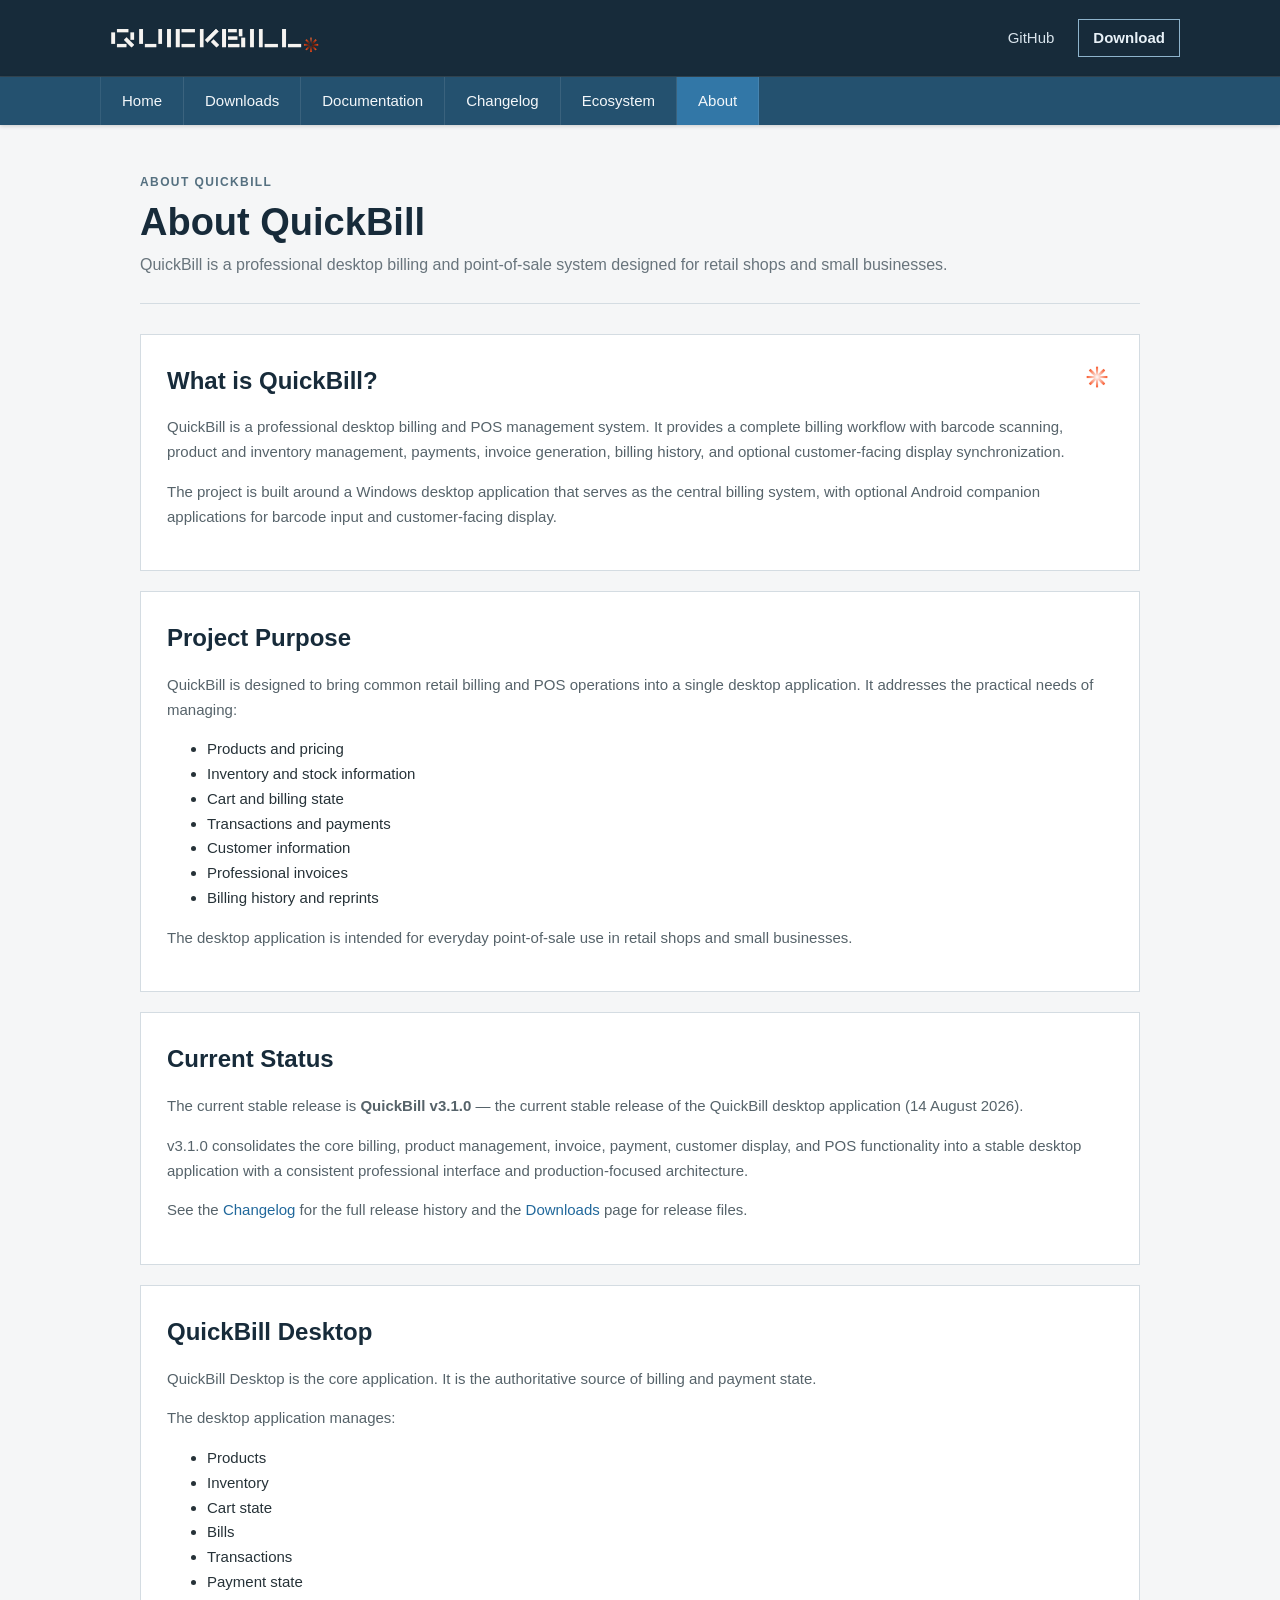
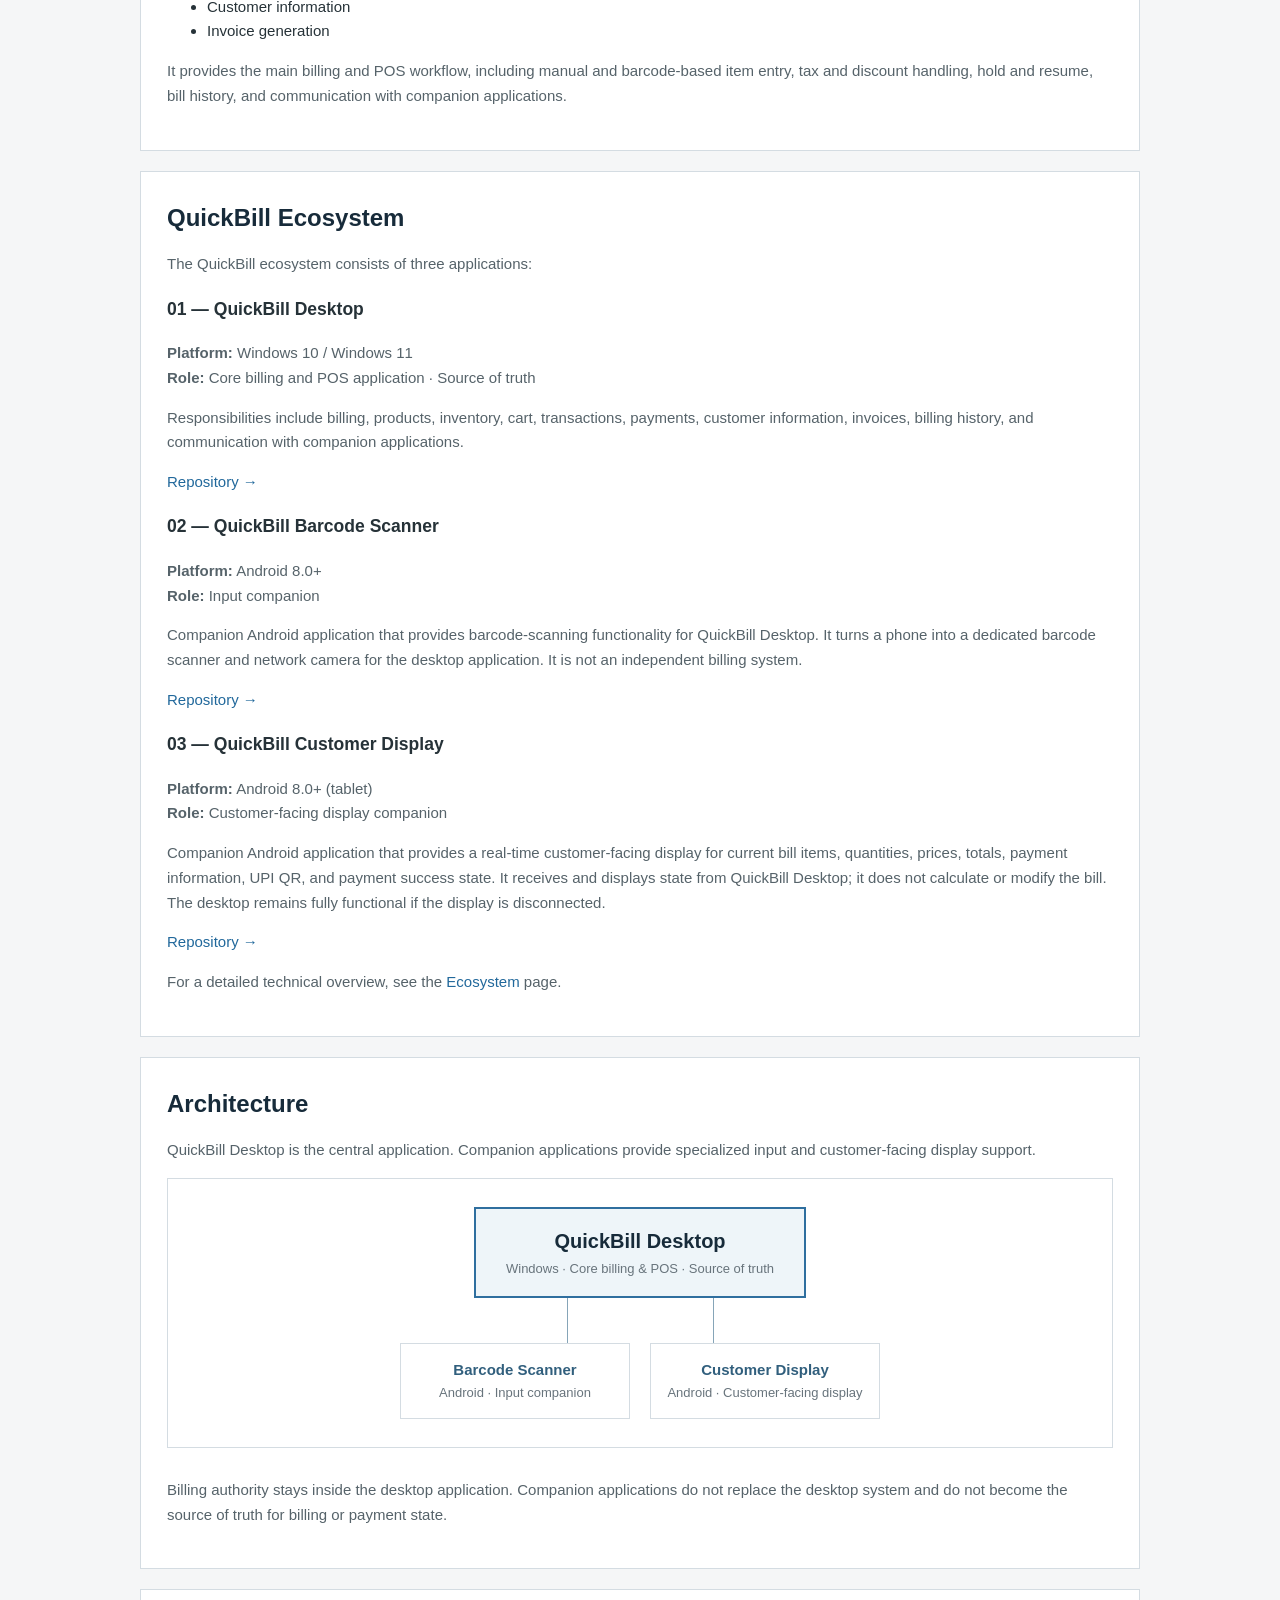
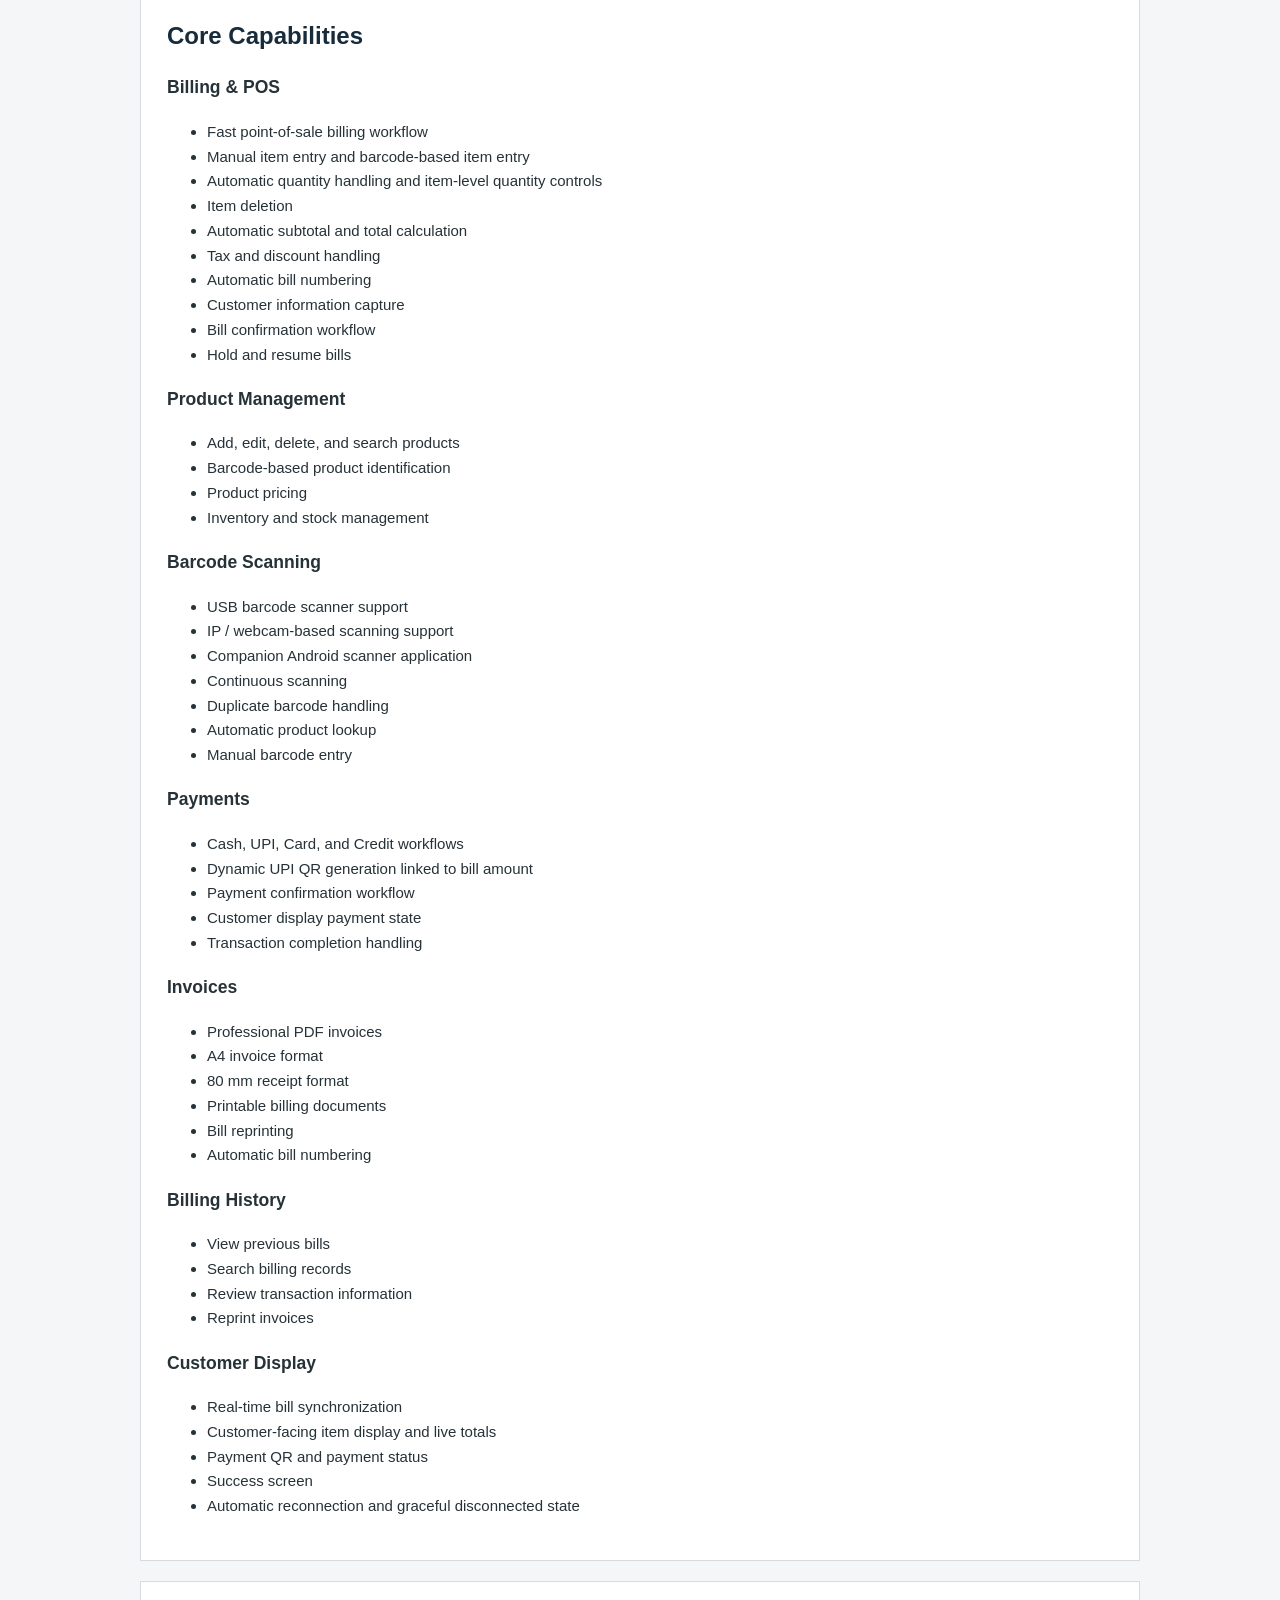
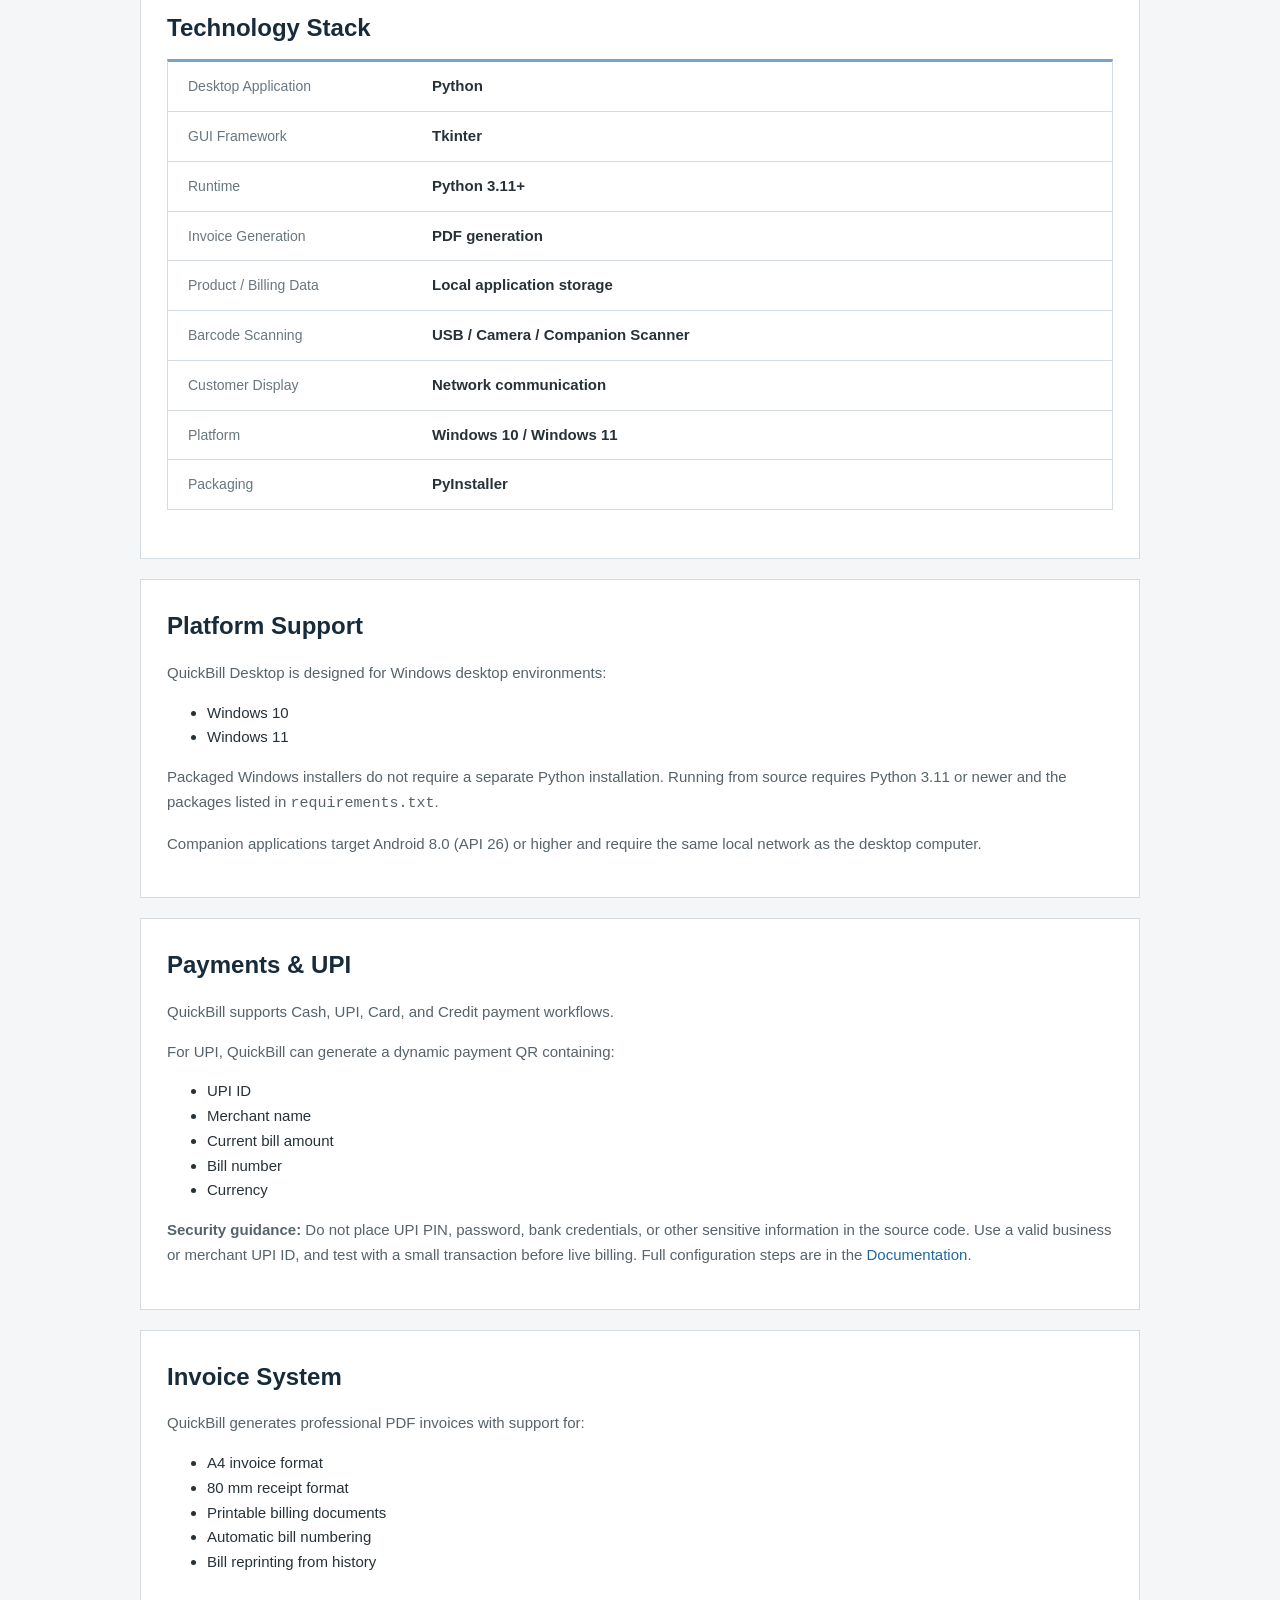
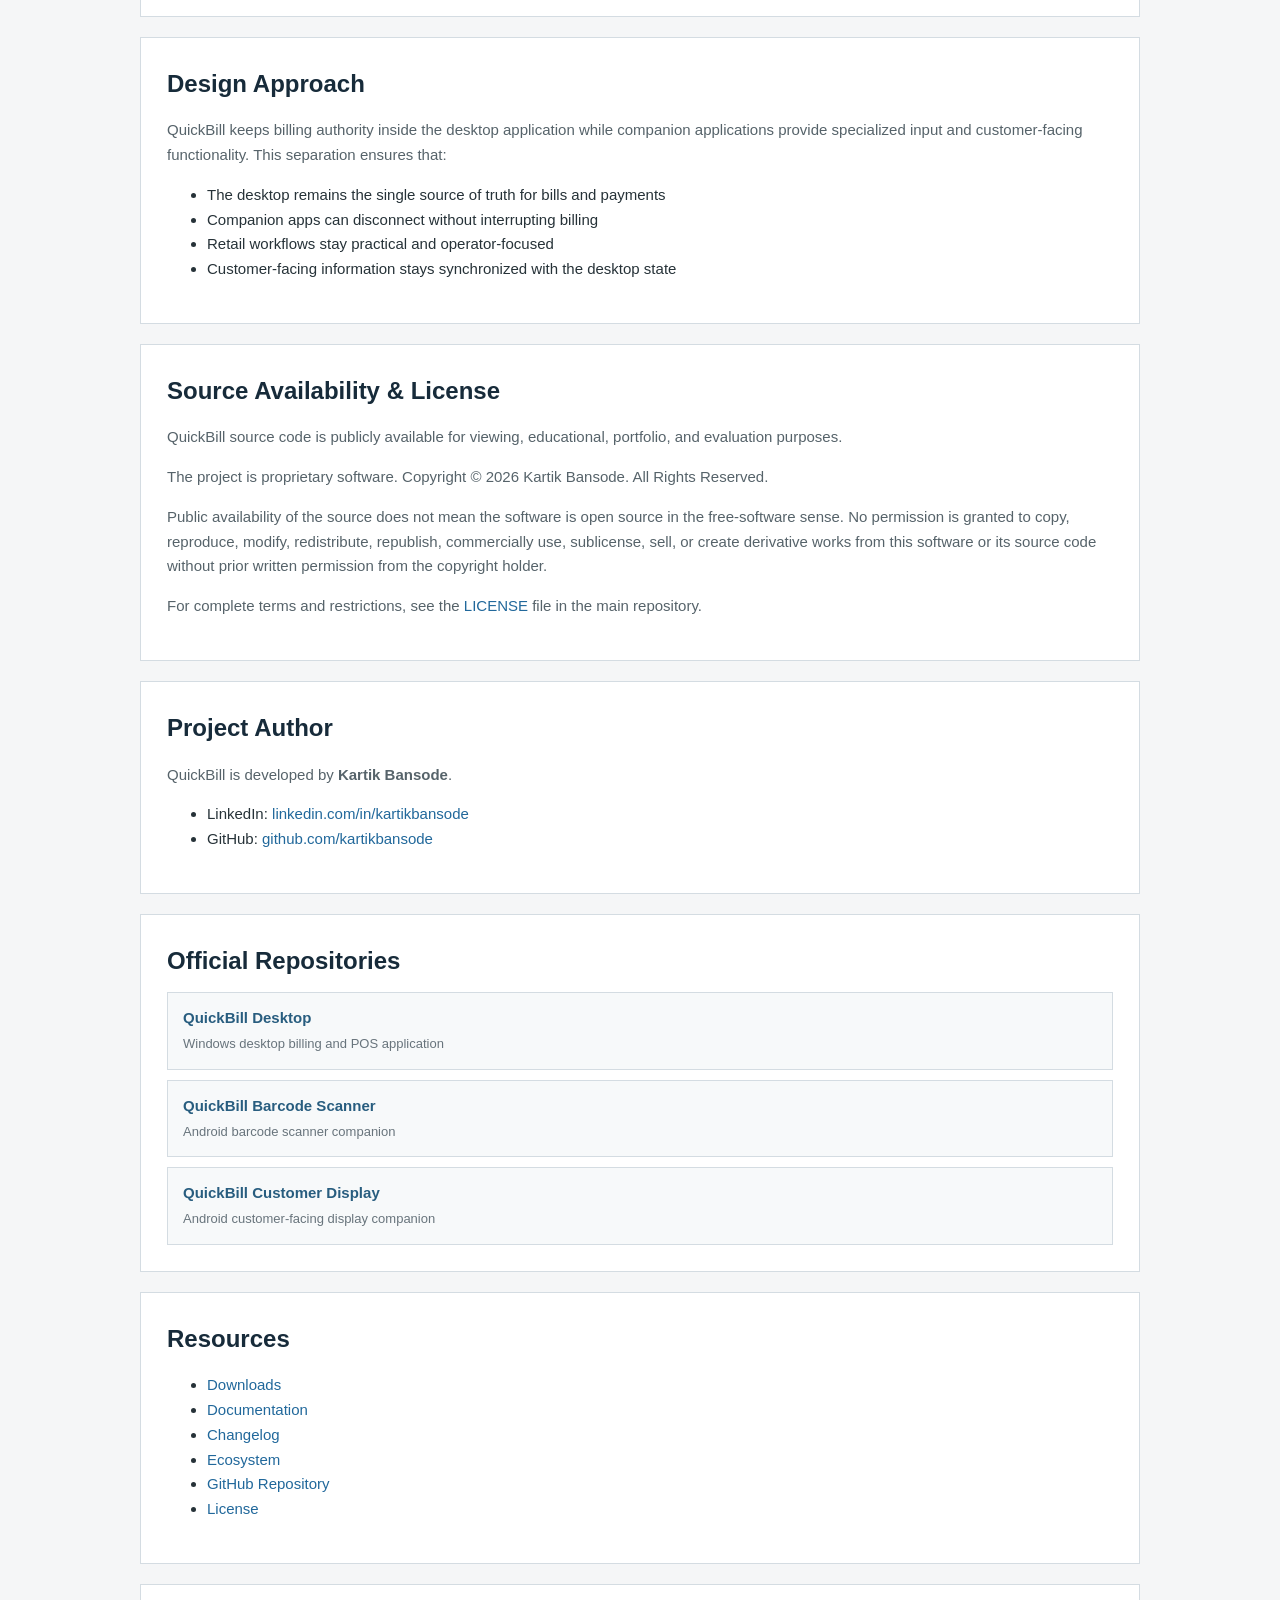
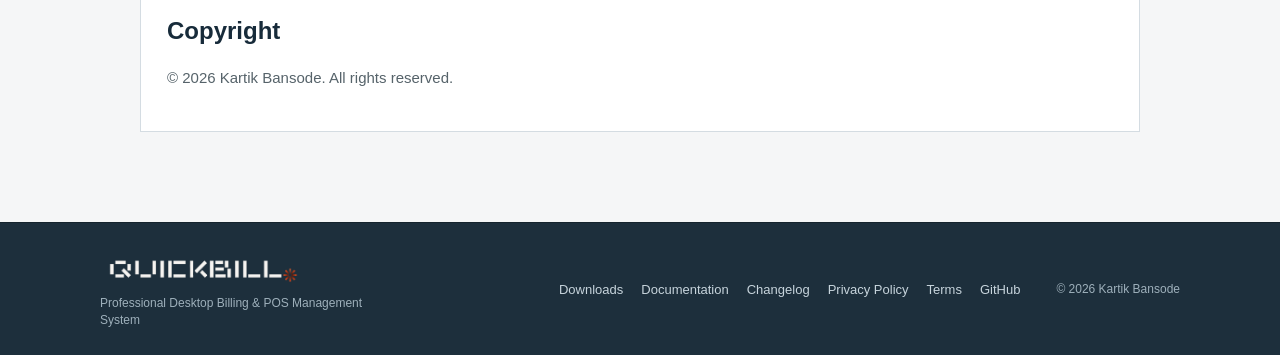
<file: public/about.html>
<!doctype html>
<html lang="en">

<head>
    <meta charset="utf-8">
    <meta name="viewport" content="width=device-width, initial-scale=1">

    <meta name="description"
        content="About QuickBill — professional desktop billing and POS management system for retail shops and small businesses. Project overview, architecture, technology, and license.">
    <meta name="keywords" content="About QuickBill, billing software, POS system, Kartik Bansode, desktop billing">
    <meta name="author" content="Kartik Bansode">

    <title>About QuickBill — Professional Desktop Billing &amp; POS System</title>

    <link rel="icon" type="image/x-icon" href="./assets/images/favicon.ico">
    <link rel="stylesheet" href="assets/css/style.css">
</head>

<body>

    <!-- =========================================================
     HEADER
========================================================== -->

    <header class="site-header">

        <div class="topbar">
            <div class="container topbar-inner">

                <a class="brand" href="index.html" aria-label="QuickBill home">
                    <img class="brand-logo" src="assets/images/quickbill-logo.png" alt="QuickBill">
                </a>

                <div class="top-links">
                    <a href="https://github.com/kartikbansode/quickbill" target="_blank" rel="noopener noreferrer">
                        GitHub
                    </a>

                    <a href="downloads.html" class="top-download">
                        Download
                    </a>
                </div>

            </div>
        </div>

    </header>


    <!-- =========================================================
     MAIN NAVIGATION
========================================================== -->

    <nav class="main-nav" aria-label="Main navigation">

        <div class="container nav-inner">

            <a href="index.html">
                Home
            </a>

            <a href="downloads.html">
                Downloads
            </a>

            <a href="documentation.html">
                Documentation
            </a>

            <a href="changelog.html">
                Changelog
            </a>

            <a href="ecosystem.html">
                Ecosystem
            </a>

            <a class="active" href="about.html" aria-current="page">
                About
            </a>

        </div>

    </nav>



    <!-- =========================================================
       MAIN CONTENT
  ========================================================== -->

    <main class="page">

        <div class="container narrow">

            <div class="page-title">
                <p class="eyebrow">ABOUT QUICKBILL</p>
                <h1>About QuickBill</h1>
                <p>
                    QuickBill is a professional desktop billing and point-of-sale
                    system designed for retail shops and small businesses.
                </p>
            </div>


            <!-- =====================================================
           WHAT IS QUICKBILL
      ====================================================== -->

            <section id="what-is-quickbill" class="standard-section">

                <img class="section-badge" src="assets/images/5.png" alt="" width="48" height="48">

                <h2>What is QuickBill?</h2>
                <p>
                    QuickBill is a professional desktop billing and POS management
                    system. It provides a complete billing workflow with barcode
                    scanning, product and inventory management, payments, invoice
                    generation, billing history, and optional customer-facing display
                    synchronization.
                </p>
                <p>
                    The project is built around a Windows desktop application that
                    serves as the central billing system, with optional Android
                    companion applications for barcode input and customer-facing
                    display.
                </p>
            </section>


            <!-- =====================================================
           PURPOSE
      ====================================================== -->

            <section id="purpose" class="standard-section">
                <h2>Project Purpose</h2>
                <p>
                    QuickBill is designed to bring common retail billing and POS
                    operations into a single desktop application. It addresses the
                    practical needs of managing:
                </p>
                <ul>
                    <li>Products and pricing</li>
                    <li>Inventory and stock information</li>
                    <li>Cart and billing state</li>
                    <li>Transactions and payments</li>
                    <li>Customer information</li>
                    <li>Professional invoices</li>
                    <li>Billing history and reprints</li>
                </ul>
                <p>
                    The desktop application is intended for everyday point-of-sale
                    use in retail shops and small businesses.
                </p>
            </section>


            <!-- =====================================================
           CURRENT STATUS
      ====================================================== -->

            <section id="status" class="standard-section">
                <h2>Current Status</h2>
                <p>
                    The current stable release is
                    <strong>QuickBill v3.1.0</strong> — the current stable release of
                    the QuickBill desktop application (14 August 2026).
                </p>
                <p>
                    v3.1.0 consolidates the core billing, product management, invoice,
                    payment, customer display, and POS functionality into a stable
                    desktop application with a consistent professional interface and
                    production-focused architecture.
                </p>
                <p>
                    See the
                    <a href="changelog.html">Changelog</a>
                    for the full release history and the
                    <a href="downloads.html">Downloads</a>
                    page for release files.
                </p>
            </section>


            <!-- =====================================================
           DESKTOP
      ====================================================== -->

            <section id="desktop" class="standard-section">
                <h2>QuickBill Desktop</h2>
                <p>
                    QuickBill Desktop is the core application. It is the authoritative
                    source of billing and payment state.
                </p>
                <p>
                    The desktop application manages:
                </p>
                <ul>
                    <li>Products</li>
                    <li>Inventory</li>
                    <li>Cart state</li>
                    <li>Bills</li>
                    <li>Transactions</li>
                    <li>Payment state</li>
                    <li>Customer information</li>
                    <li>Invoice generation</li>
                </ul>
                <p>
                    It provides the main billing and POS workflow, including manual
                    and barcode-based item entry, tax and discount handling, hold and
                    resume, bill history, and communication with companion applications.
                </p>
            </section>


            <!-- =====================================================
           ECOSYSTEM
      ====================================================== -->

            <section id="ecosystem" class="standard-section">
                <h2>QuickBill Ecosystem</h2>
                <p>
                    The QuickBill ecosystem consists of three applications:
                </p>

                <h3>01 — QuickBill Desktop</h3>
                <p>
                    <strong>Platform:</strong> Windows 10 / Windows 11<br>
                    <strong>Role:</strong> Core billing and POS application · Source of truth
                </p>
                <p>
                    Responsibilities include billing, products, inventory, cart,
                    transactions, payments, customer information, invoices, billing
                    history, and communication with companion applications.
                </p>
                <p>
                    <a href="https://github.com/kartikbansode/quickbill" target="_blank" rel="noopener noreferrer">
                        Repository &rarr;
                    </a>
                </p>

                <h3>02 — QuickBill Barcode Scanner</h3>
                <p>
                    <strong>Platform:</strong> Android 8.0+<br>
                    <strong>Role:</strong> Input companion
                </p>
                <p>
                    Companion Android application that provides barcode-scanning
                    functionality for QuickBill Desktop. It turns a phone into a
                    dedicated barcode scanner and network camera for the desktop
                    application. It is not an independent billing system.
                </p>
                <p>
                    <a href="https://github.com/kartikbansode/quickbill-barcode-scanner-app" target="_blank"
                        rel="noopener noreferrer">
                        Repository &rarr;
                    </a>
                </p>

                <h3>03 — QuickBill Customer Display</h3>
                <p>
                    <strong>Platform:</strong> Android 8.0+ (tablet)<br>
                    <strong>Role:</strong> Customer-facing display companion
                </p>
                <p>
                    Companion Android application that provides a real-time
                    customer-facing display for current bill items, quantities, prices,
                    totals, payment information, UPI QR, and payment success state.
                    It receives and displays state from QuickBill Desktop; it does not
                    calculate or modify the bill. The desktop remains fully functional
                    if the display is disconnected.
                </p>
                <p>
                    <a href="https://github.com/kartikbansode/quickbill-customer-display-app" target="_blank"
                        rel="noopener noreferrer">
                        Repository &rarr;
                    </a>
                </p>

                <p>
                    For a detailed technical overview, see the
                    <a href="ecosystem.html">Ecosystem</a> page.
                </p>
            </section>


            <!-- =====================================================
           ARCHITECTURE
      ====================================================== -->

            <section id="architecture" class="standard-section">
                <h2>Architecture</h2>
                <p>
                    QuickBill Desktop is the central application. Companion applications
                    provide specialized input and customer-facing display support.
                </p>

                <div class="architecture">
                    <div class="architecture-main">
                        <strong>QuickBill Desktop</strong>
                        <span>Windows · Core billing &amp; POS · Source of truth</span>
                    </div>
                    <div class="architecture-connectors">
                        <span></span>
                        <span></span>
                    </div>
                    <div class="architecture-apps">
                        <div>
                            <strong>Barcode Scanner</strong>
                            <span>Android · Input companion</span>
                        </div>
                        <div>
                            <strong>Customer Display</strong>
                            <span>Android · Customer-facing display</span>
                        </div>
                    </div>
                </div>

                <p>
                    Billing authority stays inside the desktop application. Companion
                    applications do not replace the desktop system and do not become
                    the source of truth for billing or payment state.
                </p>
            </section>


            <!-- =====================================================
           CORE CAPABILITIES
      ====================================================== -->

            <section id="capabilities" class="standard-section">
                <h2>Core Capabilities</h2>

                <h3>Billing &amp; POS</h3>
                <ul>
                    <li>Fast point-of-sale billing workflow</li>
                    <li>Manual item entry and barcode-based item entry</li>
                    <li>Automatic quantity handling and item-level quantity controls</li>
                    <li>Item deletion</li>
                    <li>Automatic subtotal and total calculation</li>
                    <li>Tax and discount handling</li>
                    <li>Automatic bill numbering</li>
                    <li>Customer information capture</li>
                    <li>Bill confirmation workflow</li>
                    <li>Hold and resume bills</li>
                </ul>

                <h3>Product Management</h3>
                <ul>
                    <li>Add, edit, delete, and search products</li>
                    <li>Barcode-based product identification</li>
                    <li>Product pricing</li>
                    <li>Inventory and stock management</li>
                </ul>

                <h3>Barcode Scanning</h3>
                <ul>
                    <li>USB barcode scanner support</li>
                    <li>IP / webcam-based scanning support</li>
                    <li>Companion Android scanner application</li>
                    <li>Continuous scanning</li>
                    <li>Duplicate barcode handling</li>
                    <li>Automatic product lookup</li>
                    <li>Manual barcode entry</li>
                </ul>

                <h3>Payments</h3>
                <ul>
                    <li>Cash, UPI, Card, and Credit workflows</li>
                    <li>Dynamic UPI QR generation linked to bill amount</li>
                    <li>Payment confirmation workflow</li>
                    <li>Customer display payment state</li>
                    <li>Transaction completion handling</li>
                </ul>

                <h3>Invoices</h3>
                <ul>
                    <li>Professional PDF invoices</li>
                    <li>A4 invoice format</li>
                    <li>80 mm receipt format</li>
                    <li>Printable billing documents</li>
                    <li>Bill reprinting</li>
                    <li>Automatic bill numbering</li>
                </ul>

                <h3>Billing History</h3>
                <ul>
                    <li>View previous bills</li>
                    <li>Search billing records</li>
                    <li>Review transaction information</li>
                    <li>Reprint invoices</li>
                </ul>

                <h3>Customer Display</h3>
                <ul>
                    <li>Real-time bill synchronization</li>
                    <li>Customer-facing item display and live totals</li>
                    <li>Payment QR and payment status</li>
                    <li>Success screen</li>
                    <li>Automatic reconnection and graceful disconnected state</li>
                </ul>
            </section>


            <!-- =====================================================
           TECHNOLOGY
      ====================================================== -->

            <section id="technology" class="standard-section">
                <h2>Technology Stack</h2>

                <div class="platform-table">
                    <div class="platform-row">
                        <span>Desktop Application</span>
                        <strong>Python</strong>
                    </div>
                    <div class="platform-row">
                        <span>GUI Framework</span>
                        <strong>Tkinter</strong>
                    </div>
                    <div class="platform-row">
                        <span>Runtime</span>
                        <strong>Python 3.11+</strong>
                    </div>
                    <div class="platform-row">
                        <span>Invoice Generation</span>
                        <strong>PDF generation</strong>
                    </div>
                    <div class="platform-row">
                        <span>Product / Billing Data</span>
                        <strong>Local application storage</strong>
                    </div>
                    <div class="platform-row">
                        <span>Barcode Scanning</span>
                        <strong>USB / Camera / Companion Scanner</strong>
                    </div>
                    <div class="platform-row">
                        <span>Customer Display</span>
                        <strong>Network communication</strong>
                    </div>
                    <div class="platform-row">
                        <span>Platform</span>
                        <strong>Windows 10 / Windows 11</strong>
                    </div>
                    <div class="platform-row">
                        <span>Packaging</span>
                        <strong>PyInstaller</strong>
                    </div>
                </div>
            </section>


            <!-- =====================================================
           PLATFORM
      ====================================================== -->

            <section id="platform" class="standard-section">
                <h2>Platform Support</h2>
                <p>
                    QuickBill Desktop is designed for Windows desktop environments:
                </p>
                <ul>
                    <li>Windows 10</li>
                    <li>Windows 11</li>
                </ul>
                <p>
                    Packaged Windows installers do not require a separate Python
                    installation. Running from source requires Python 3.11 or newer
                    and the packages listed in <code>requirements.txt</code>.
                </p>
                <p>
                    Companion applications target Android 8.0 (API 26) or higher and
                    require the same local network as the desktop computer.
                </p>
            </section>


            <!-- =====================================================
           PAYMENTS & UPI
      ====================================================== -->

            <section id="payments" class="standard-section">
                <h2>Payments &amp; UPI</h2>
                <p>
                    QuickBill supports Cash, UPI, Card, and Credit payment workflows.
                </p>
                <p>
                    For UPI, QuickBill can generate a dynamic payment QR containing:
                </p>
                <ul>
                    <li>UPI ID</li>
                    <li>Merchant name</li>
                    <li>Current bill amount</li>
                    <li>Bill number</li>
                    <li>Currency</li>
                </ul>
                <p>
                    <strong>Security guidance:</strong> Do not place UPI PIN, password,
                    bank credentials, or other sensitive information in the source code.
                    Use a valid business or merchant UPI ID, and test with a small
                    transaction before live billing. Full configuration steps are in the
                    <a href="documentation.html#upi">Documentation</a>.
                </p>
            </section>


            <!-- =====================================================
           INVOICES
      ====================================================== -->

            <section id="invoices" class="standard-section">
                <h2>Invoice System</h2>
                <p>
                    QuickBill generates professional PDF invoices with support for:
                </p>
                <ul>
                    <li>A4 invoice format</li>
                    <li>80 mm receipt format</li>
                    <li>Printable billing documents</li>
                    <li>Automatic bill numbering</li>
                    <li>Bill reprinting from history</li>
                </ul>
            </section>


            <!-- =====================================================
           DESIGN PHILOSOPHY
      ====================================================== -->

            <section id="philosophy" class="standard-section">
                <h2>Design Approach</h2>
                <p>
                    QuickBill keeps billing authority inside the desktop application
                    while companion applications provide specialized input and
                    customer-facing functionality. This separation ensures that:
                </p>
                <ul>
                    <li>The desktop remains the single source of truth for bills and payments</li>
                    <li>Companion apps can disconnect without interrupting billing</li>
                    <li>Retail workflows stay practical and operator-focused</li>
                    <li>Customer-facing information stays synchronized with the desktop state</li>
                </ul>
            </section>


            <!-- =====================================================
           SOURCE & LICENSE
      ====================================================== -->

            <section id="license" class="standard-section">
                <h2>Source Availability &amp; License</h2>
                <p>
                    QuickBill source code is publicly available for viewing,
                    educational, portfolio, and evaluation purposes.
                </p>
                <p>
                    The project is proprietary software. Copyright © 2026 Kartik Bansode.
                    All Rights Reserved.
                </p>
                <p>
                    Public availability of the source does not mean the software is
                    open source in the free-software sense. No permission is granted to
                    copy, reproduce, modify, redistribute, republish, commercially use,
                    sublicense, sell, or create derivative works from this software or
                    its source code without prior written permission from the copyright
                    holder.
                </p>
                <p>
                    For complete terms and restrictions, see the
                    <a href="https://github.com/kartikbansode/quickbill/blob/main/LICENSE" target="_blank"
                        rel="noopener noreferrer">
                        LICENSE
                    </a>
                    file in the main repository.
                </p>
            </section>


            <!-- =====================================================
           AUTHOR
      ====================================================== -->

            <section id="author" class="standard-section">
                <h2>Project Author</h2>
                <p>
                    QuickBill is developed by <strong>Kartik Bansode</strong>.
                </p>
                <ul>
                    <li>
                        LinkedIn:
                        <a href="https://www.linkedin.com/in/kartikbansode" target="_blank" rel="noopener noreferrer">
                            linkedin.com/in/kartikbansode
                        </a>
                    </li>
                    <li>
                        GitHub:
                        <a href="https://github.com/kartikbansode" target="_blank" rel="noopener noreferrer">
                            github.com/kartikbansode
                        </a>
                    </li>
                </ul>
            </section>


            <!-- =====================================================
           REPOSITORIES
      ====================================================== -->

            <section id="repositories" class="standard-section">
                <h2>Official Repositories</h2>
                <div class="repo-list">
                    <a href="https://github.com/kartikbansode/quickbill" target="_blank" rel="noopener noreferrer">
                        <strong>QuickBill Desktop</strong>
                        <span>Windows desktop billing and POS application</span>
                    </a>
                    <a href="https://github.com/kartikbansode/quickbill-barcode-scanner-app" target="_blank"
                        rel="noopener noreferrer">
                        <strong>QuickBill Barcode Scanner</strong>
                        <span>Android barcode scanner companion</span>
                    </a>
                    <a href="https://github.com/kartikbansode/quickbill-customer-display-app" target="_blank"
                        rel="noopener noreferrer">
                        <strong>QuickBill Customer Display</strong>
                        <span>Android customer-facing display companion</span>
                    </a>
                </div>
            </section>


            <!-- =====================================================
           RESOURCES
      ====================================================== -->

            <section id="resources" class="standard-section">
                <h2>Resources</h2>
                <ul>
                    <li><a href="downloads.html">Downloads</a></li>
                    <li><a href="documentation.html">Documentation</a></li>
                    <li><a href="changelog.html">Changelog</a></li>
                    <li><a href="ecosystem.html">Ecosystem</a></li>
                    <li>
                        <a href="https://github.com/kartikbansode/quickbill" target="_blank" rel="noopener noreferrer">
                            GitHub Repository
                        </a>
                    </li>
                    <li>
                        <a href="https://github.com/kartikbansode/quickbill/blob/main/LICENSE" target="_blank"
                            rel="noopener noreferrer">
                            License
                        </a>
                    </li>
                </ul>
            </section>


            <!-- =====================================================
           COPYRIGHT
      ====================================================== -->

            <section id="copyright" class="standard-section">
                <h2>Copyright</h2>
                <p>
                    &copy; 2026 Kartik Bansode. All rights reserved.
                </p>
            </section>

        </div>

    </main>


    <!-- =========================================================
       FOOTER
  ========================================================== -->
    <footer class="site-footer">
        <div class="container footer-inner">

            <div class="footer-brand">
                <a class="footer-logo-link" href="index.html" aria-label="QuickBill home">
                    <img class="footer-logo" src="assets/images/quickbill-logo.png" alt="QuickBill">
                </a>
                <span class="footer-tagline">Professional Desktop Billing &amp; POS Management System</span>
            </div>

            <div class="footer-links">
                <a href="downloads.html">Downloads</a>
                <a href="documentation.html">Documentation</a>
                <a href="changelog.html">Changelog</a>
                <a href="privacy.html">Privacy Policy</a>
                <a href="terms.html">Terms</a>
                <a href="https://github.com/kartikbansode/quickbill" target="_blank"
                    rel="noopener noreferrer">GitHub</a>
            </div>

            <div class="copyright">
                &copy; 2026 Kartik Bansode
            </div>

        </div>
    </footer>

</body>

</html>
</file>
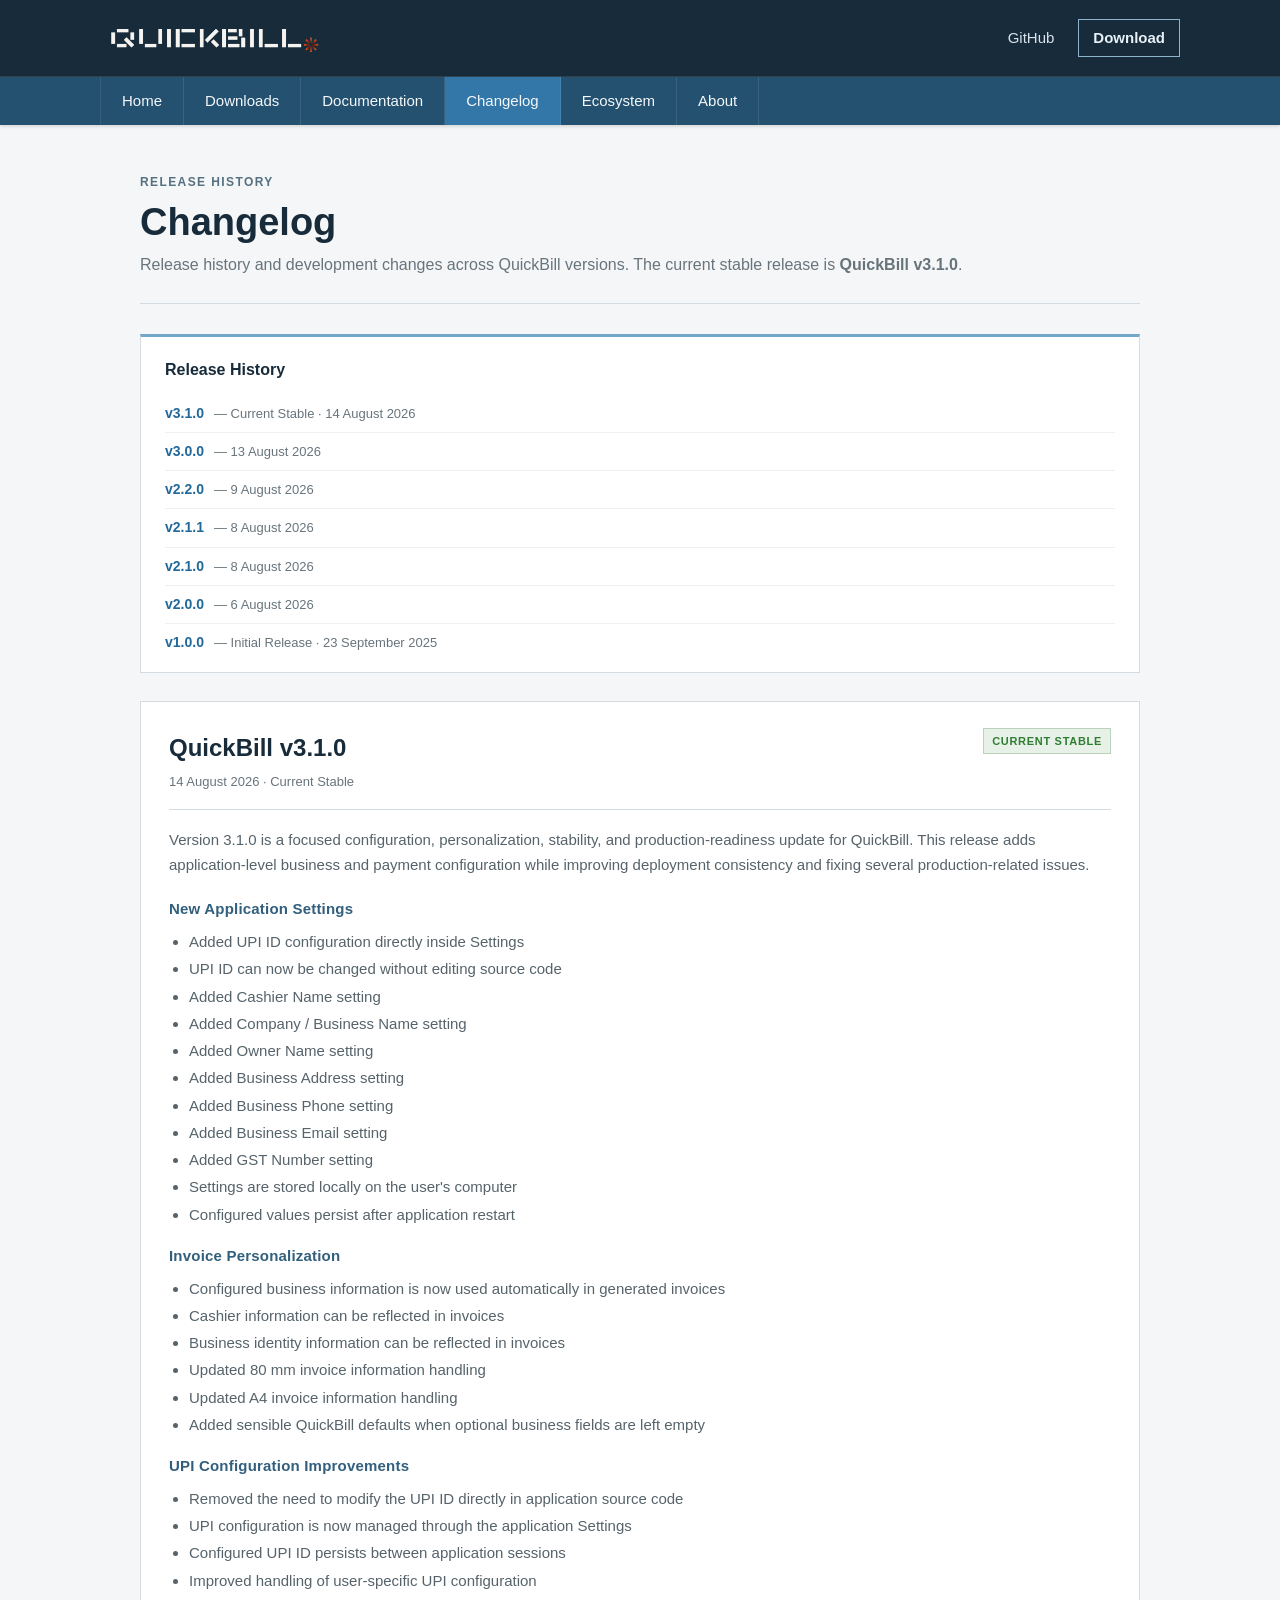
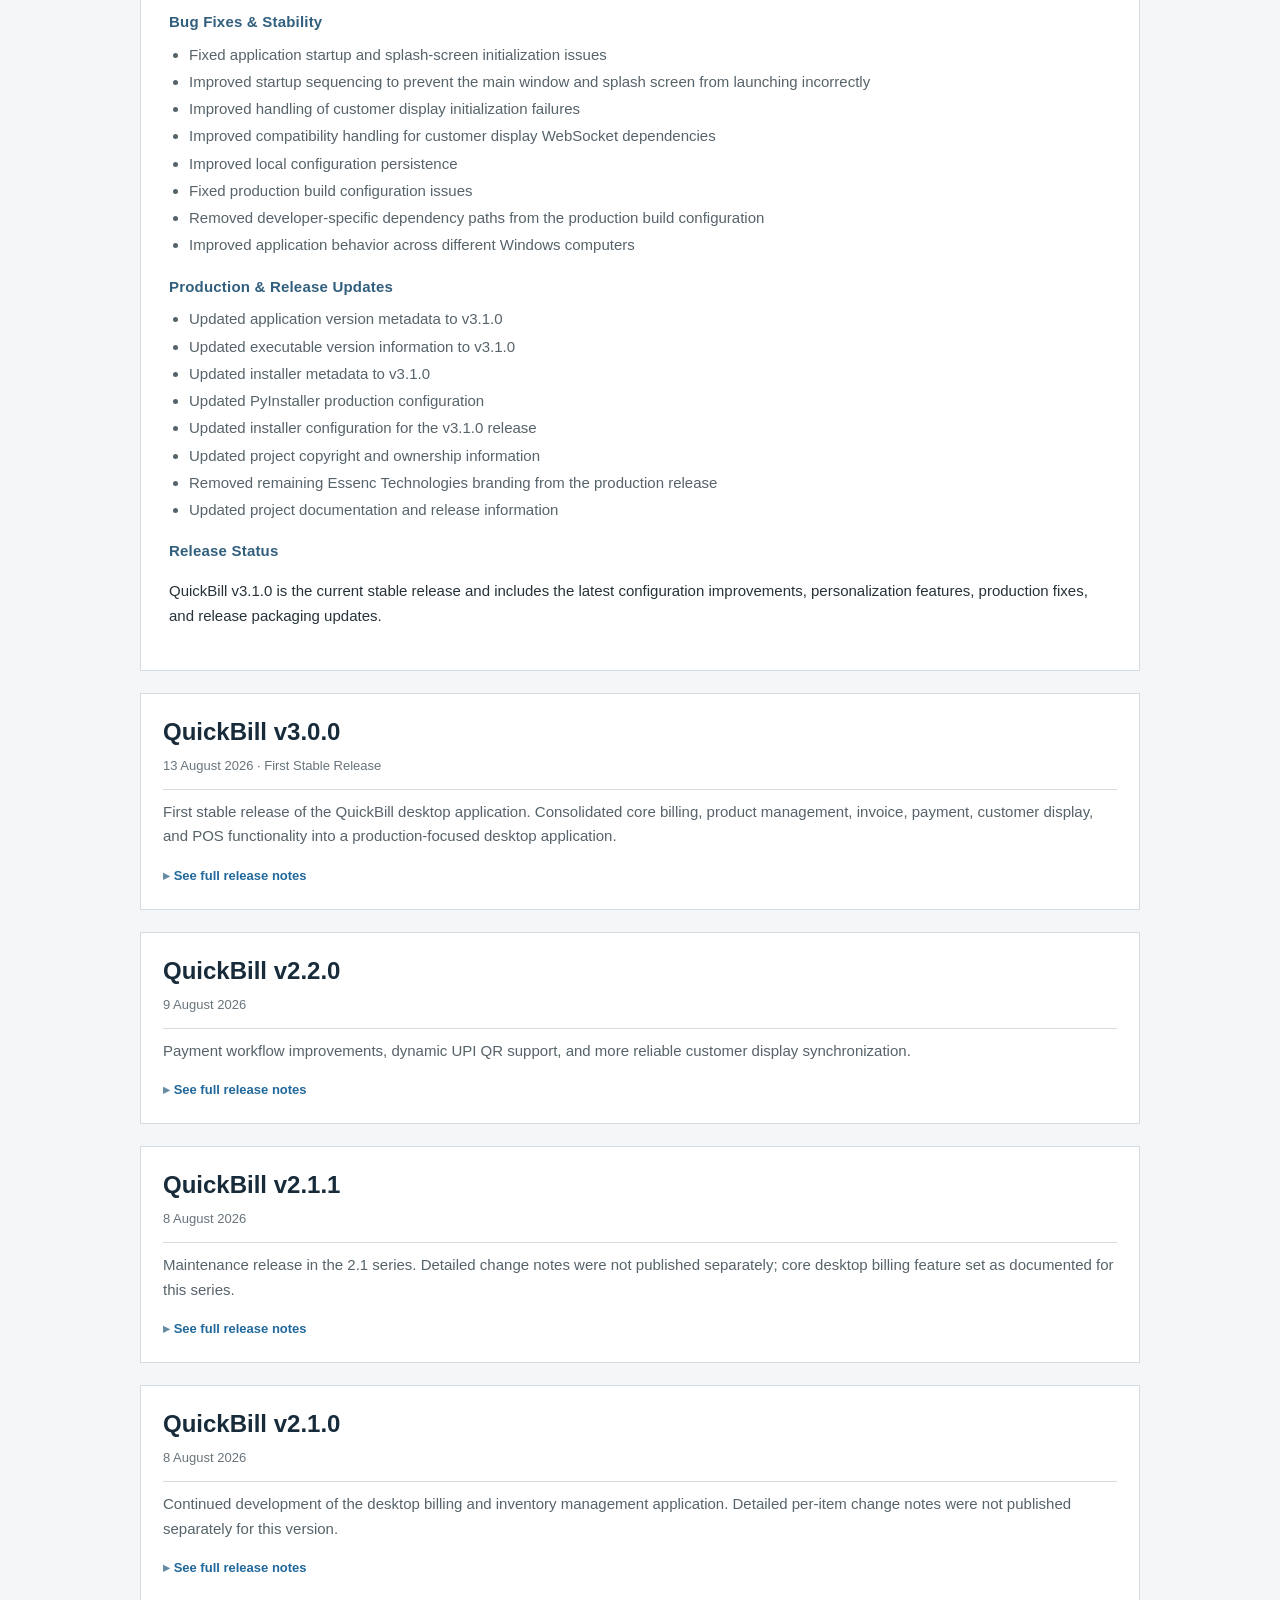
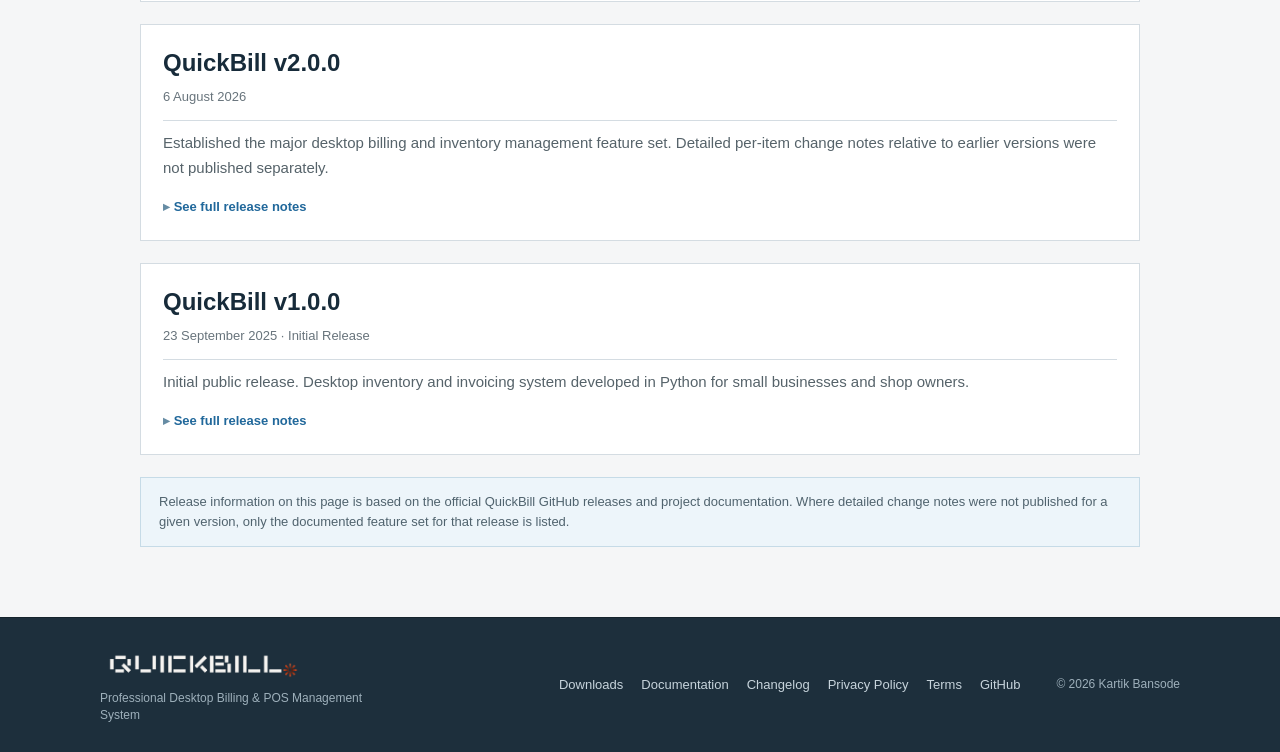
<file: public/changelog.html>
<!doctype html>
<html lang="en">

<head>
  <meta charset="utf-8">
  <meta name="viewport" content="width=device-width, initial-scale=1">

  <meta name="description"
    content="QuickBill changelog — complete release history and development changes for the QuickBill desktop billing and POS system.">
  <meta name="keywords" content="QuickBill, changelog, release notes, billing software, POS software, version history">
  <meta name="author" content="Kartik Bansode">

  <title>Changelog — QuickBill</title>

  <link rel="icon" type="image/x-icon" href="./assets/images/favicon.ico">
  <link rel="stylesheet" href="assets/css/style.css">
</head>

<body>

  <header class="site-header">

    <div class="topbar">
      <div class="container topbar-inner">

        <a class="brand" href="index.html" aria-label="QuickBill home">
          <img class="brand-logo" src="assets/images/quickbill-logo.png" alt="QuickBill">
        </a>

        <div class="top-links">
          <a href="https://github.com/kartikbansode/quickbill" target="_blank" rel="noopener noreferrer">
            GitHub
          </a>

          <a href="downloads.html" class="top-download">
            Download
          </a>
        </div>

      </div>
    </div>

  </header>

  <nav class="main-nav" aria-label="Main navigation">
    <div class="container nav-inner">
      <a href="index.html">Home</a>
      <a href="downloads.html">Downloads</a>
      <a href="documentation.html">Documentation</a>
      <a class="active" href="changelog.html" aria-current="page">Changelog</a>
      <a href="ecosystem.html">Ecosystem</a>
      <a href="about.html">About</a>
    </div>
  </nav>

  <main class="page">

    <div class="container narrow">

      <div class="page-title">
        <p class="eyebrow">RELEASE HISTORY</p>
        <h1>Changelog</h1>
        <p>
          Release history and development changes across QuickBill versions.
          The current stable release is <strong>QuickBill v3.1.0</strong>.
        </p>
      </div>


      <nav class="release-index" aria-label="Release history index">
        <h2 class="release-index-title">Release History</h2>
        <ul class="release-index-list">
          <li>
            <a href="#v3-1-0"><strong>v3.1.0</strong></a>
            <span>— Current Stable · 14 August 2026</span>
          </li>
          <li>
            <a href="#v3-0-0"><strong>v3.0.0</strong></a>
            <span>— 13 August 2026</span>
          </li>
          <li>
            <a href="#v2-2-0"><strong>v2.2.0</strong></a>
            <span>— 9 August 2026</span>
          </li>
          <li>
            <a href="#v2-1-1"><strong>v2.1.1</strong></a>
            <span>— 8 August 2026</span>
          </li>
          <li>
            <a href="#v2-1-0"><strong>v2.1.0</strong></a>
            <span>— 8 August 2026</span>
          </li>
          <li>
            <a href="#v2-0-0"><strong>v2.0.0</strong></a>
            <span>— 6 August 2026</span>
          </li>
          <li>
            <a href="#v1-0-0"><strong>v1.0.0</strong></a>
            <span>— Initial Release · 23 September 2025</span>
          </li>
        </ul>
      </nav>


      <!-- =====================================================
     v3.1.0 — CURRENT STABLE
====================================================== -->

      <section class="changelog-entry" id="v3-1-0">

        <div class="change-header">
          <div>
            <h2>QuickBill v3.1.0</h2>
            <p>14 August 2026 &middot; Current Stable</p>
          </div>
          <span class="status-badge">CURRENT STABLE</span>
        </div>

        <p class="change-overview">
          Version 3.1.0 is a focused configuration, personalization,
          stability, and production-readiness update for QuickBill.
          This release adds application-level business and payment
          configuration while improving deployment consistency and
          fixing several production-related issues.
        </p>

        <div class="change-block">
          <h3>New Application Settings</h3>
          <ul>
            <li>Added UPI ID configuration directly inside Settings</li>
            <li>UPI ID can now be changed without editing source code</li>
            <li>Added Cashier Name setting</li>
            <li>Added Company / Business Name setting</li>
            <li>Added Owner Name setting</li>
            <li>Added Business Address setting</li>
            <li>Added Business Phone setting</li>
            <li>Added Business Email setting</li>
            <li>Added GST Number setting</li>
            <li>Settings are stored locally on the user's computer</li>
            <li>Configured values persist after application restart</li>
          </ul>
        </div>

        <div class="change-block">
          <h3>Invoice Personalization</h3>
          <ul>
            <li>Configured business information is now used automatically in generated invoices</li>
            <li>Cashier information can be reflected in invoices</li>
            <li>Business identity information can be reflected in invoices</li>
            <li>Updated 80 mm invoice information handling</li>
            <li>Updated A4 invoice information handling</li>
            <li>Added sensible QuickBill defaults when optional business fields are left empty</li>
          </ul>
        </div>

        <div class="change-block">
          <h3>UPI Configuration Improvements</h3>
          <ul>
            <li>Removed the need to modify the UPI ID directly in application source code</li>
            <li>UPI configuration is now managed through the application Settings</li>
            <li>Configured UPI ID persists between application sessions</li>
            <li>Improved handling of user-specific UPI configuration</li>
          </ul>
        </div>

        <div class="change-block">
          <h3>Bug Fixes &amp; Stability</h3>
          <ul>
            <li>Fixed application startup and splash-screen initialization issues</li>
            <li>Improved startup sequencing to prevent the main window and splash screen from launching incorrectly</li>
            <li>Improved handling of customer display initialization failures</li>
            <li>Improved compatibility handling for customer display WebSocket dependencies</li>
            <li>Improved local configuration persistence</li>
            <li>Fixed production build configuration issues</li>
            <li>Removed developer-specific dependency paths from the production build configuration</li>
            <li>Improved application behavior across different Windows computers</li>
          </ul>
        </div>

        <div class="change-block">
          <h3>Production &amp; Release Updates</h3>
          <ul>
            <li>Updated application version metadata to v3.1.0</li>
            <li>Updated executable version information to v3.1.0</li>
            <li>Updated installer metadata to v3.1.0</li>
            <li>Updated PyInstaller production configuration</li>
            <li>Updated installer configuration for the v3.1.0 release</li>
            <li>Updated project copyright and ownership information</li>
            <li>Removed remaining Essenc Technologies branding from the production release</li>
            <li>Updated project documentation and release information</li>
          </ul>
        </div>

        <div class="change-block">
          <h3>Release Status</h3>
          <p>
            QuickBill v3.1.0 is the current stable release and includes
            the latest configuration improvements, personalization
            features, production fixes, and release packaging updates.
          </p>
        </div>

      </section>

      <!-- =====================================================
           v3.0.0
      ====================================================== -->

      <section class="changelog-entry changelog-compact" id="v3-0-0">

        <div class="change-header">
          <div>
            <h2>QuickBill v3.0.0</h2>
            <p>13 August 2026 &middot; First Stable Release</p>
          </div>
        </div>

        <p class="change-overview">
          First stable release of the QuickBill desktop application.
          Consolidated core billing, product management, invoice, payment,
          customer display, and POS functionality into a production-focused
          desktop application.
        </p>

        <details class="changelog-more">
          <summary>See full release notes</summary>
          <div class="changelog-more-body">

            <div class="change-block">
              <h3>Release Highlights</h3>
              <ul>
                <li>Stable QuickBill Pro desktop billing application</li>
                <li>Professional POS-oriented billing interface</li>
                <li>Improved application startup and splash screen workflow</li>
                <li>Consistent application-wide UI components and styling</li>
                <li>Barcode scanning and manual item entry</li>
                <li>Product and inventory management</li>
                <li>Professional invoice generation</li>
                <li>Bill history and reprinting</li>
                <li>Hold and resume billing workflow</li>
                <li>Multiple payment modes</li>
                <li>Dynamic UPI QR payment support</li>
                <li>Real-time customer display integration</li>
                <li>Improved customer display synchronization and reconnect handling</li>
                <li>Improved error handling and application stability</li>
                <li>Responsive desktop UI for different screen sizes</li>
                <li>Updated release documentation and project structure</li>
              </ul>
            </div>

            <div class="change-block">
              <h3>Billing &amp; POS</h3>
              <ul>
                <li>Fast point-of-sale billing workflow</li>
                <li>Manual item entry and barcode-based item entry</li>
                <li>Automatic quantity handling and item-level quantity controls</li>
                <li>Item deletion</li>
                <li>Automatic subtotal and total calculation</li>
                <li>Tax and discount handling</li>
                <li>Automatic bill numbering</li>
                <li>Customer information capture</li>
                <li>Bill confirmation workflow</li>
                <li>Hold and resume bills</li>
              </ul>
            </div>

            <div class="change-block">
              <h3>Product Management</h3>
              <ul>
                <li>Add, edit, delete, and search products</li>
                <li>Barcode-based product identification</li>
                <li>Product pricing</li>
                <li>Inventory and stock management</li>
              </ul>
            </div>

            <div class="change-block">
              <h3>Barcode Scanning</h3>
              <ul>
                <li>USB barcode scanner support</li>
                <li>IP / webcam-based scanning support</li>
                <li>Continuous scanning</li>
                <li>Duplicate barcode handling</li>
                <li>Automatic product lookup</li>
                <li>Manual barcode entry</li>
              </ul>
            </div>

            <div class="change-block">
              <h3>Payments</h3>
              <ul>
                <li>Cash, UPI, Card, and Credit payment workflows</li>
                <li>Dynamic UPI QR generation linked to the current bill amount</li>
                <li>Payment confirmation workflow</li>
                <li>Customer display payment state</li>
                <li>Transaction completion handling</li>
              </ul>
            </div>

            <div class="change-block">
              <h3>Invoice Generation</h3>
              <ul>
                <li>Professional PDF invoices</li>
                <li>A4 invoice format</li>
                <li>80 mm receipt format</li>
                <li>Printable billing documents</li>
                <li>Bill reprinting</li>
                <li>Automatic bill numbering</li>
              </ul>
            </div>

            <div class="change-block">
              <h3>Billing History</h3>
              <ul>
                <li>View previous bills</li>
                <li>Search billing records</li>
                <li>Review transaction information</li>
                <li>Reprint invoices</li>
              </ul>
            </div>

            <div class="change-block">
              <h3>Customer Display</h3>
              <ul>
                <li>Real-time bill synchronization</li>
                <li>Customer-facing item display</li>
                <li>Live totals</li>
                <li>Payment QR display</li>
                <li>Payment status and success screen</li>
                <li>Automatic reconnection</li>
                <li>Graceful disconnected state</li>
              </ul>
            </div>

            <div class="change-block">
              <h3>Stability &amp; UI</h3>
              <ul>
                <li>Improved application startup and splash screen workflow</li>
                <li>Consistent application-wide UI components and styling</li>
                <li>Improved error handling and application stability</li>
                <li>Responsive desktop UI for different screen sizes</li>
              </ul>
            </div>

          </div>
        </details>

      </section>


      <!-- =====================================================
           v2.2.0
      ====================================================== -->

      <section class="changelog-entry changelog-compact" id="v2-2-0">

        <div class="change-header">
          <div>
            <h2>QuickBill v2.2.0</h2>
            <p>9 August 2026</p>
          </div>
        </div>

        <p class="change-overview">
          Payment workflow improvements, dynamic UPI QR support, and more
          reliable customer display synchronization.
        </p>

        <details class="changelog-more">
          <summary>See full release notes</summary>
          <div class="changelog-more-body">

            <div class="change-block">
              <h3>Added</h3>
              <ul>
                <li>Dynamic UPI QR support for faster payment collection</li>
                <li>Automatic reconnect and more stable display connection handling</li>
              </ul>
            </div>

            <div class="change-block">
              <h3>Improved</h3>
              <ul>
                <li>Refined and more professional payment dialog</li>
                <li>Customer display synchronization with desktop billing</li>
                <li>Handling for cash, UPI, card, and credit payment modes</li>
                <li>Success screen behavior after completed transactions</li>
                <li>General UI and stability</li>
                <li>Versioning, installer metadata, and release packaging</li>
              </ul>
            </div>

            <div class="change-block">
              <h3>Fixed</h3>
              <ul>
                <li>Payment workflow bugs</li>
                <li>Transaction locking improvements</li>
              </ul>
            </div>

          </div>
        </details>

      </section>


      <!-- =====================================================
           v2.1.1
      ====================================================== -->

      <section class="changelog-entry changelog-compact" id="v2-1-1">

        <div class="change-header">
          <div>
            <h2>QuickBill v2.1.1</h2>
            <p>8 August 2026</p>
          </div>
        </div>

        <p class="change-overview">
          Maintenance release in the 2.1 series. Detailed change notes were
          not published separately; core desktop billing feature set as
          documented for this series.
        </p>

        <details class="changelog-more">
          <summary>See full release notes</summary>
          <div class="changelog-more-body">

            <div class="change-block">
              <h3>Features in this release</h3>
              <ul>
                <li>Product management: add, edit, delete, search</li>
                <li>Barcode scanner support with USB / IP camera</li>
                <li>Fast billing workflow</li>
                <li>Professional PDF invoice generation</li>
                <li>Barcode label PDF generation</li>
                <li>Hold and resume bills</li>
                <li>Bill history, search, and reprint</li>
                <li>Automatic bill number generation</li>
                <li>Inventory and stock management</li>
                <li>Settings for app and billing configuration</li>
                <li>Portable JSON-based local database</li>
                <li>Windows installer and uninstaller</li>
              </ul>
            </div>

          </div>
        </details>

      </section>


      <!-- =====================================================
           v2.1.0
      ====================================================== -->

      <section class="changelog-entry changelog-compact" id="v2-1-0">

        <div class="change-header">
          <div>
            <h2>QuickBill v2.1.0</h2>
            <p>8 August 2026</p>
          </div>
        </div>

        <p class="change-overview">
          Continued development of the desktop billing and inventory
          management application. Detailed per-item change notes were not
          published separately for this version.
        </p>

        <details class="changelog-more">
          <summary>See full release notes</summary>
          <div class="changelog-more-body">

            <div class="change-block">
              <h3>Features in this release</h3>
              <ul>
                <li>Product management: add, edit, delete, search</li>
                <li>Barcode scanner support with USB / IP camera</li>
                <li>Fast billing workflow</li>
                <li>Professional PDF invoice generation</li>
                <li>Barcode label PDF generation</li>
                <li>Hold and resume bills</li>
                <li>Bill history, search, and reprint</li>
                <li>Automatic bill number generation</li>
                <li>Inventory and stock management</li>
                <li>Settings for app and billing configuration</li>
                <li>Portable JSON-based local database</li>
                <li>Windows installer and uninstaller</li>
              </ul>
            </div>

          </div>
        </details>

      </section>


      <!-- =====================================================
           v2.0.0
      ====================================================== -->

      <section class="changelog-entry changelog-compact" id="v2-0-0">

        <div class="change-header">
          <div>
            <h2>QuickBill v2.0.0</h2>
            <p>6 August 2026</p>
          </div>
        </div>

        <p class="change-overview">
          Established the major desktop billing and inventory management
          feature set. Detailed per-item change notes relative to earlier
          versions were not published separately.
        </p>

        <details class="changelog-more">
          <summary>See full release notes</summary>
          <div class="changelog-more-body">

            <div class="change-block">
              <h3>Features in this release</h3>
              <ul>
                <li>Product management (add, edit, delete, and search)</li>
                <li>Barcode scanner support (USB / IP camera)</li>
                <li>Fast billing system</li>
                <li>Professional PDF invoice generation</li>
                <li>Barcode label PDF generator</li>
                <li>Hold and resume bills</li>
                <li>Bill history with search and reprint</li>
                <li>Automatic bill number generation</li>
                <li>Inventory and stock management</li>
                <li>Customizable application settings</li>
                <li>Professional Windows installer and uninstaller</li>
                <li>Portable JSON-based local database</li>
              </ul>
            </div>

          </div>
        </details>

      </section>


      <!-- =====================================================
           v1.0.0
      ====================================================== -->

      <section class="changelog-entry changelog-compact" id="v1-0-0">

        <div class="change-header">
          <div>
            <h2>QuickBill v1.0.0</h2>
            <p>23 September 2025 &middot; Initial Release</p>
          </div>
        </div>

        <p class="change-overview">
          Initial public release. Desktop inventory and invoicing system
          developed in Python for small businesses and shop owners.
        </p>

        <details class="changelog-more">
          <summary>See full release notes</summary>
          <div class="changelog-more-body">

            <div class="change-block">
              <h3>Features in this release</h3>
              <ul>
                <li>Inventory management: add, update, and delete products</li>
                <li>User-friendly interface for navigation and operation</li>
                <li>Secure data handling for storage and retrieval</li>
                <li>Scan products with barcode: add products to the bill via barcode scanner</li>
                <li>Generate bill: download or print the generated bill</li>
              </ul>
            </div>

          </div>
        </details>

      </section>


      <p class="changelog-note">
        Release information on this page is based on the official QuickBill
        GitHub releases and project documentation. Where detailed change
        notes were not published for a given version, only the documented
        feature set for that release is listed.
      </p>

    </div>

  </main>


  <footer class="site-footer">
    <div class="container footer-inner">

      <div class="footer-brand">
        <a class="footer-logo-link" href="index.html" aria-label="QuickBill home">
          <img class="footer-logo" src="assets/images/quickbill-logo.png" alt="QuickBill">
        </a>
        <span class="footer-tagline">Professional Desktop Billing &amp; POS Management System</span>
      </div>

      <div class="footer-links">
        <a href="downloads.html">Downloads</a>
        <a href="documentation.html">Documentation</a>
        <a href="changelog.html">Changelog</a>
        <a href="privacy.html">Privacy Policy</a>
        <a href="terms.html">Terms</a>
        <a href="https://github.com/kartikbansode/quickbill" target="_blank" rel="noopener noreferrer">GitHub</a>
      </div>

      <div class="copyright">
        &copy; 2026 Kartik Bansode
      </div>

    </div>
  </footer>

</body>

</html>
</file>
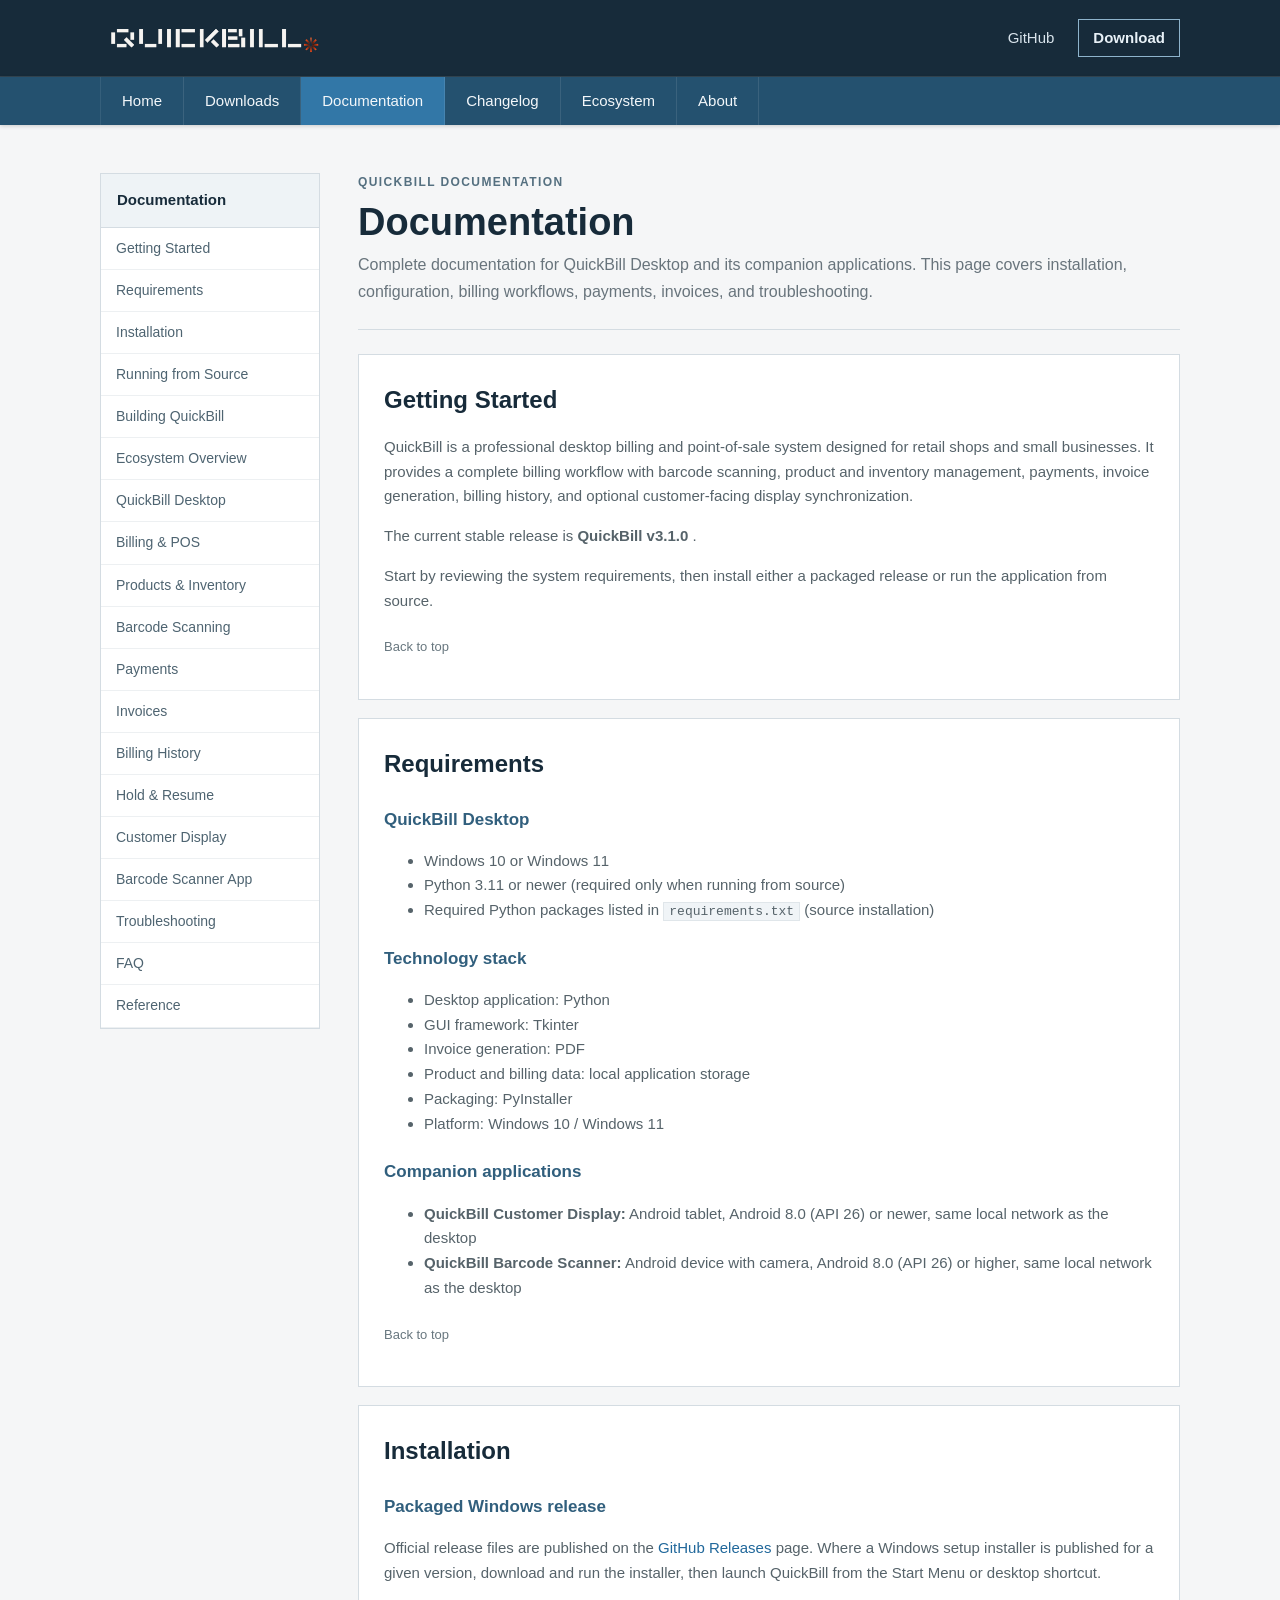
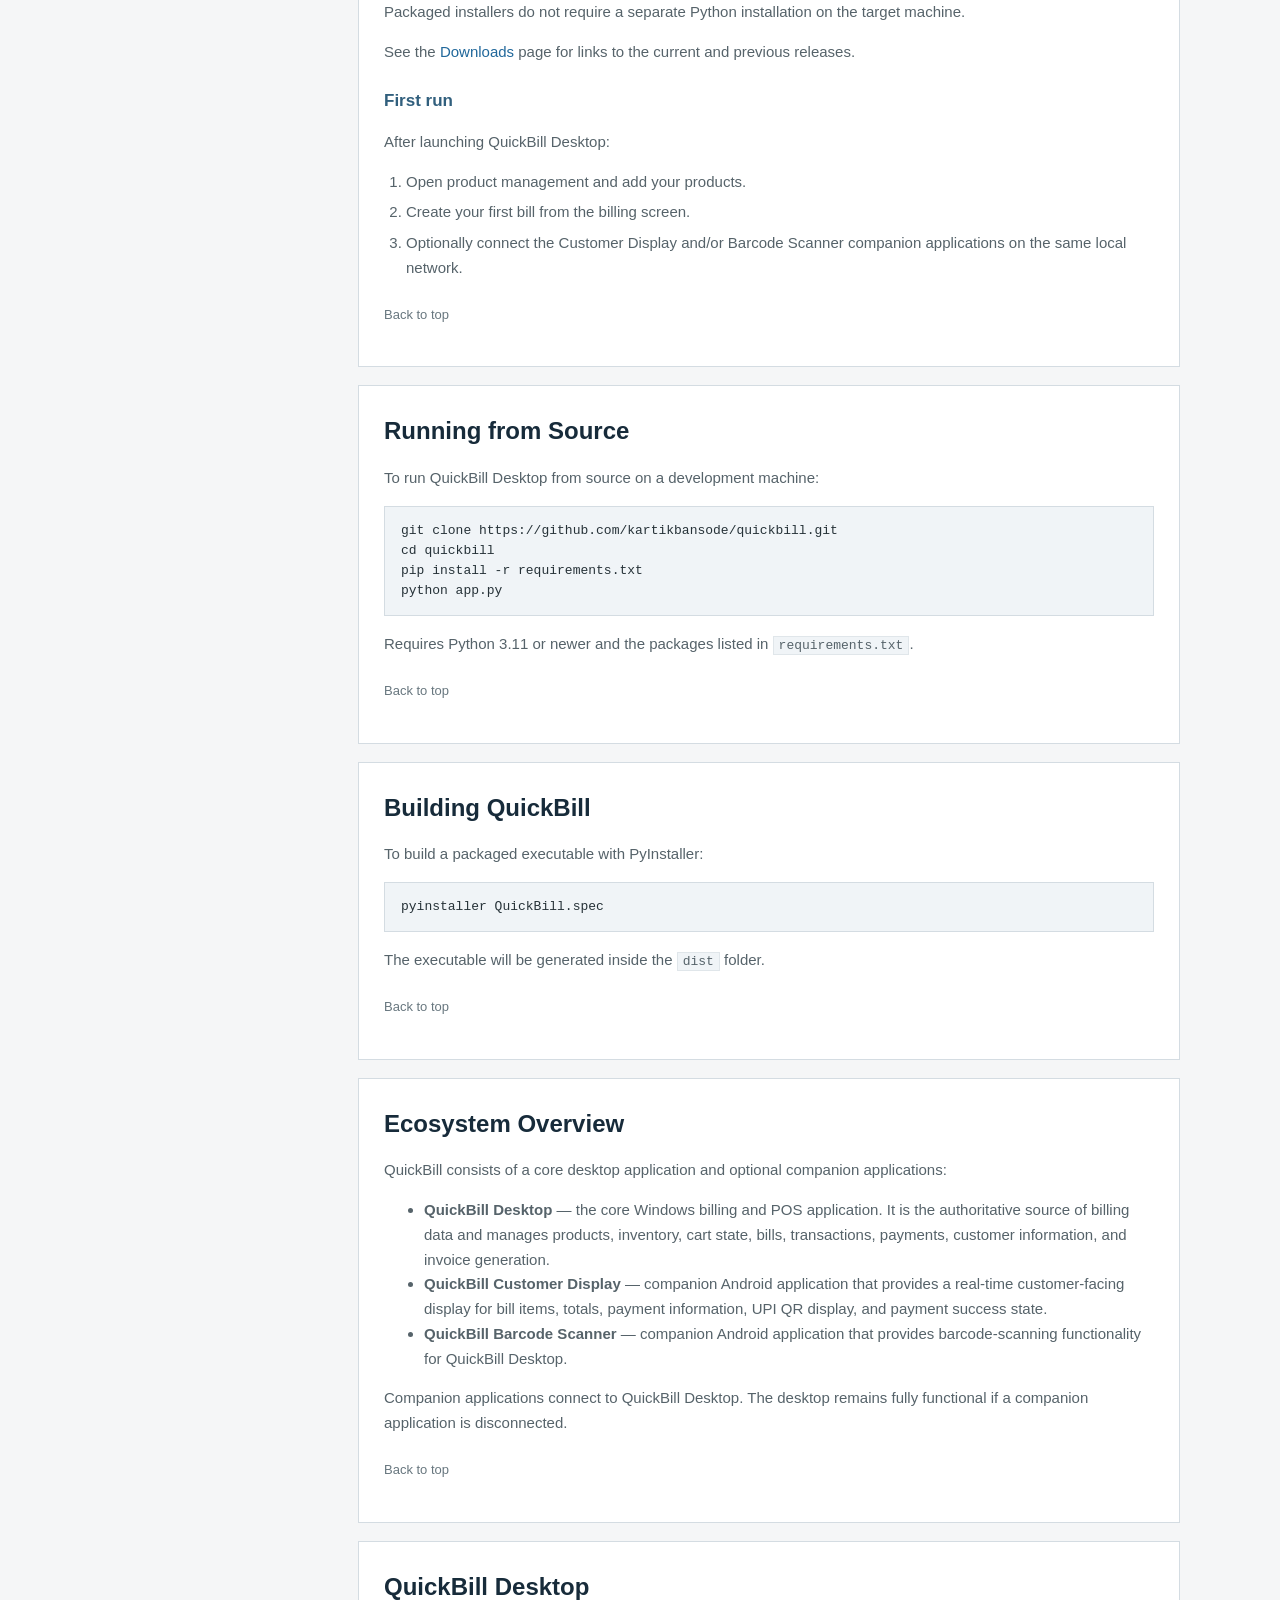
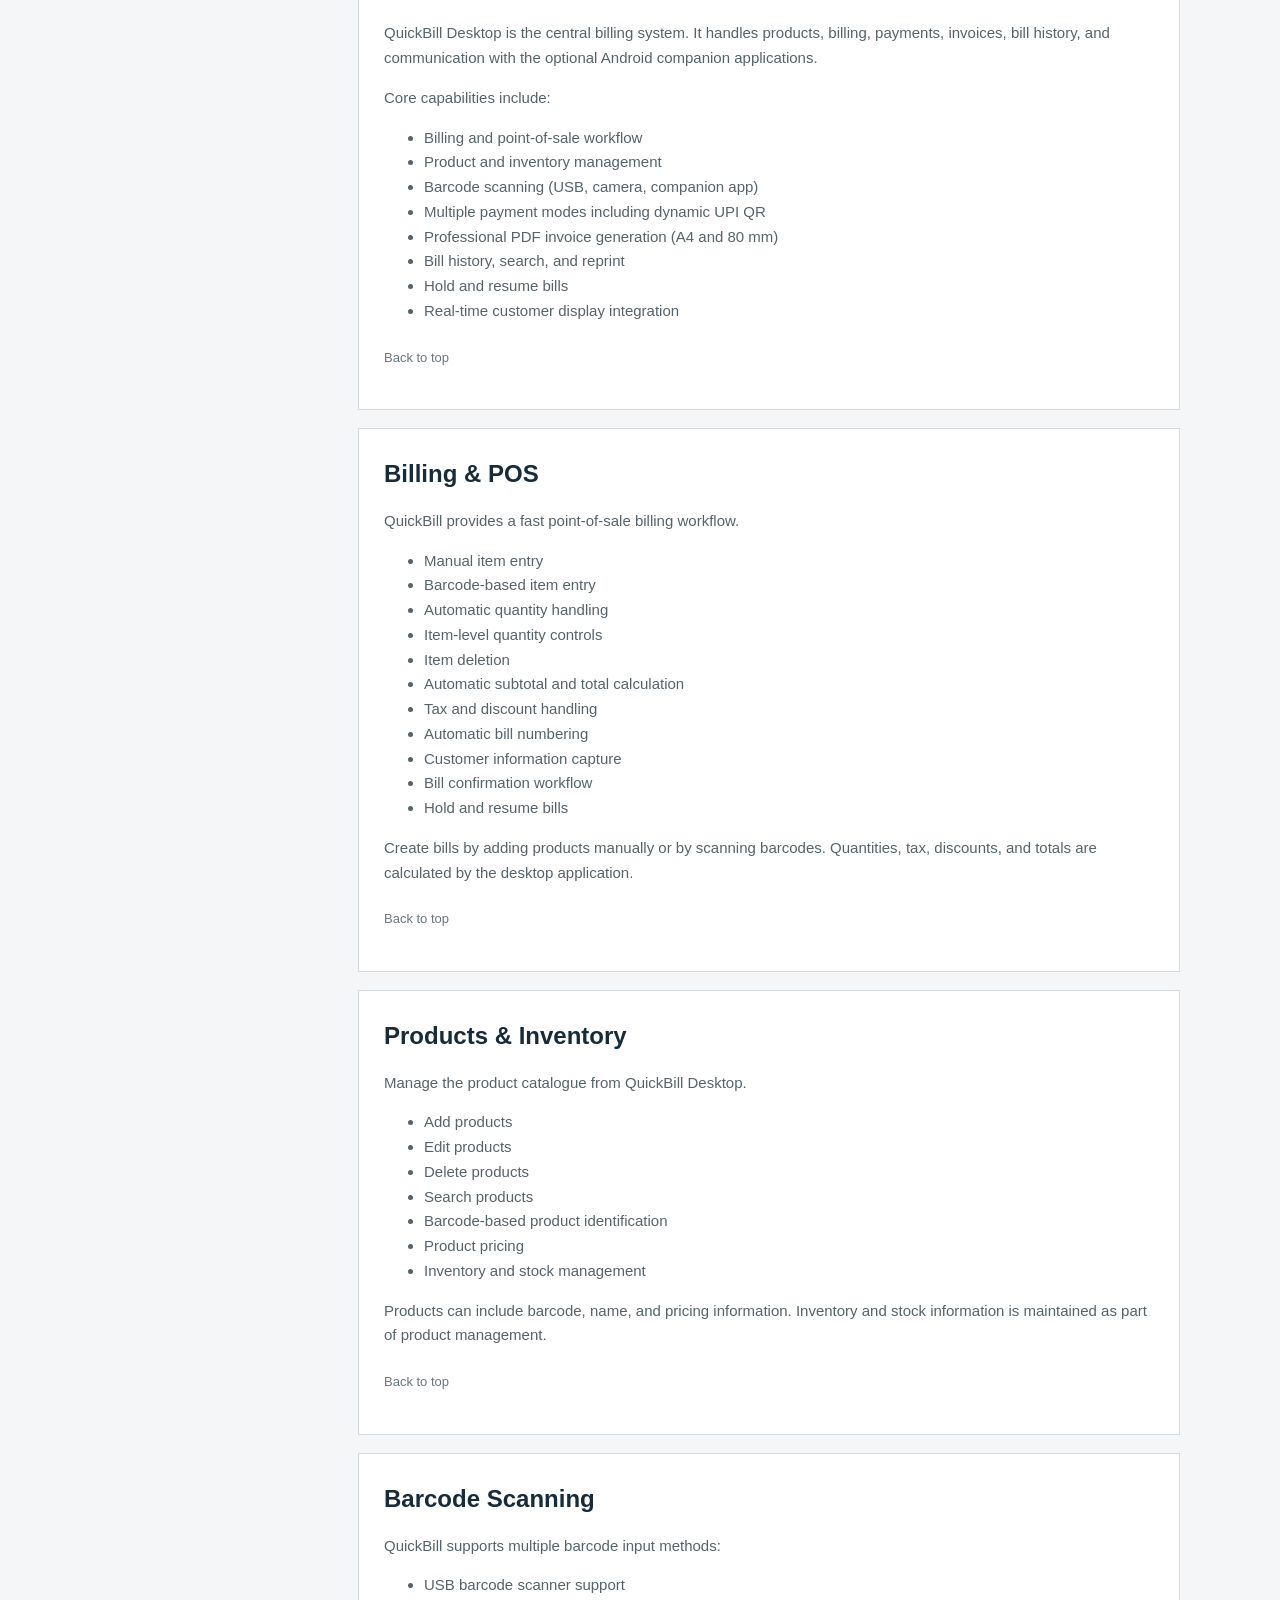
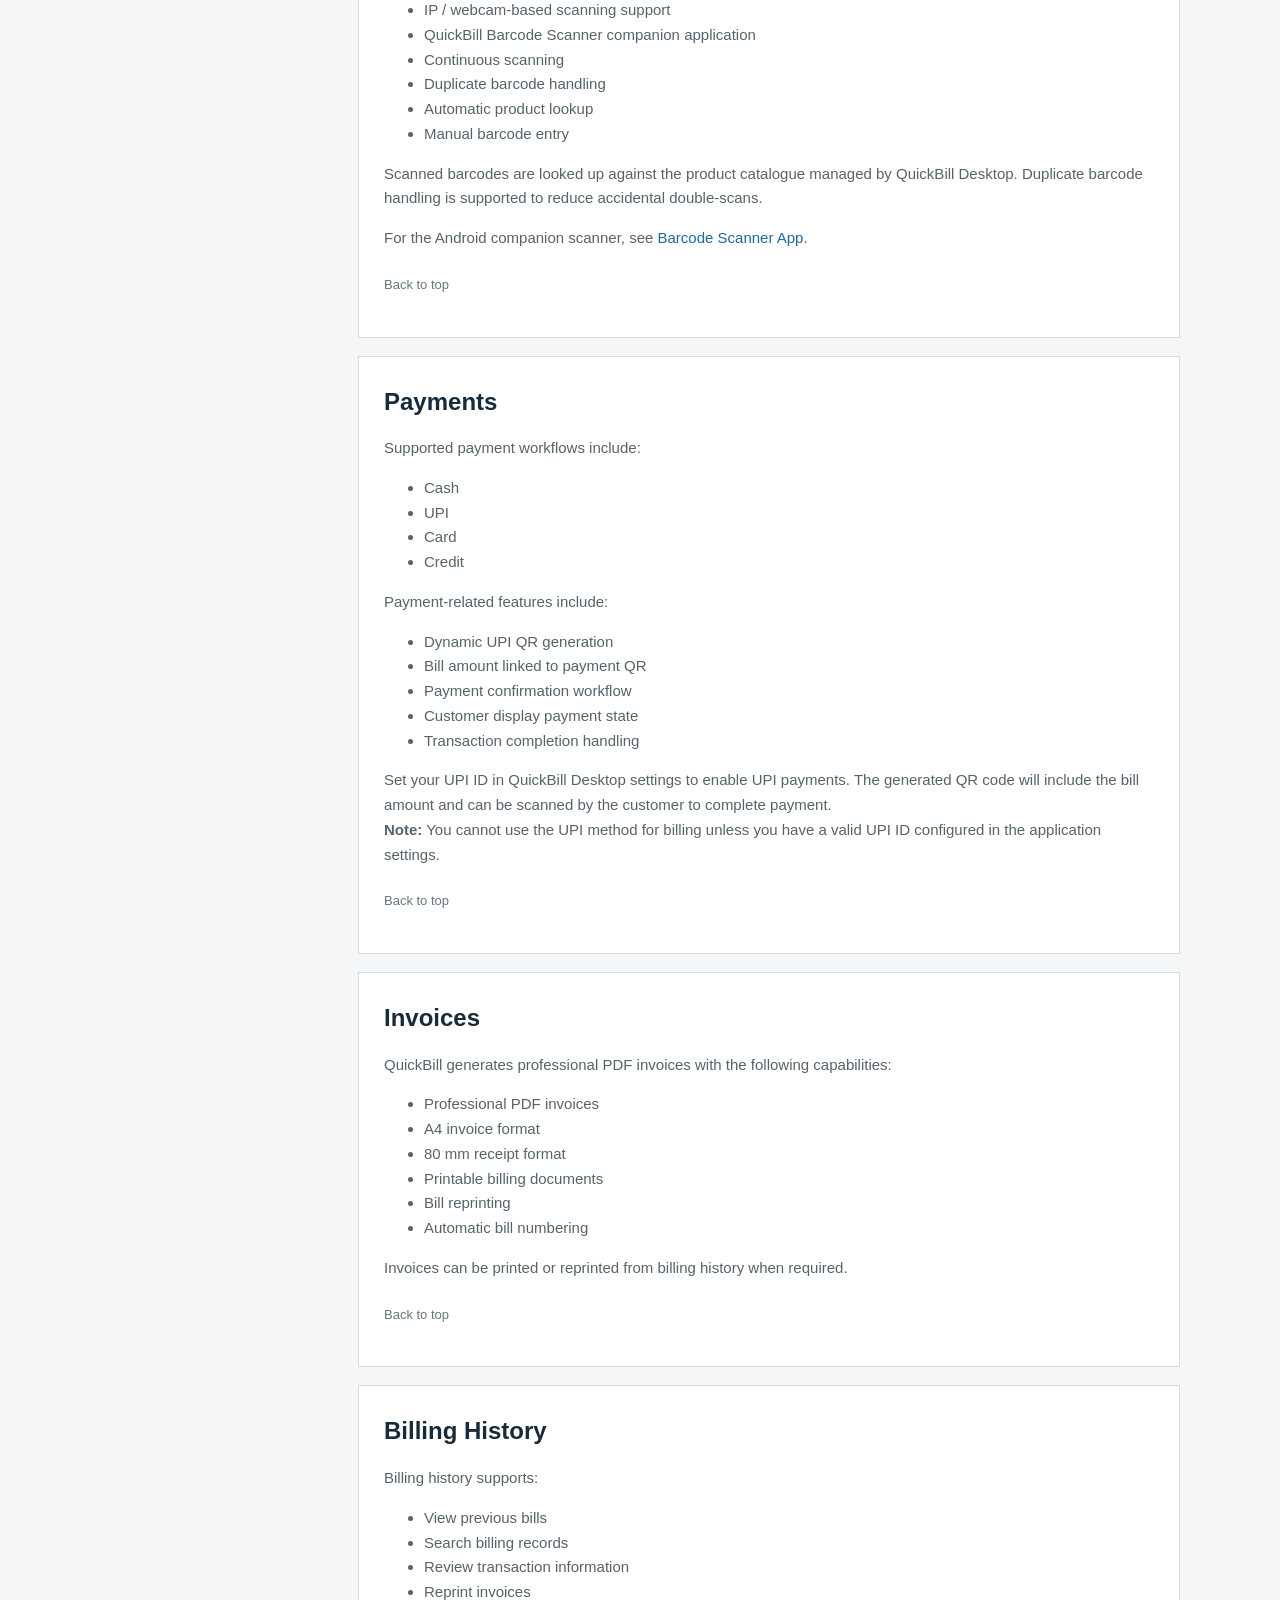
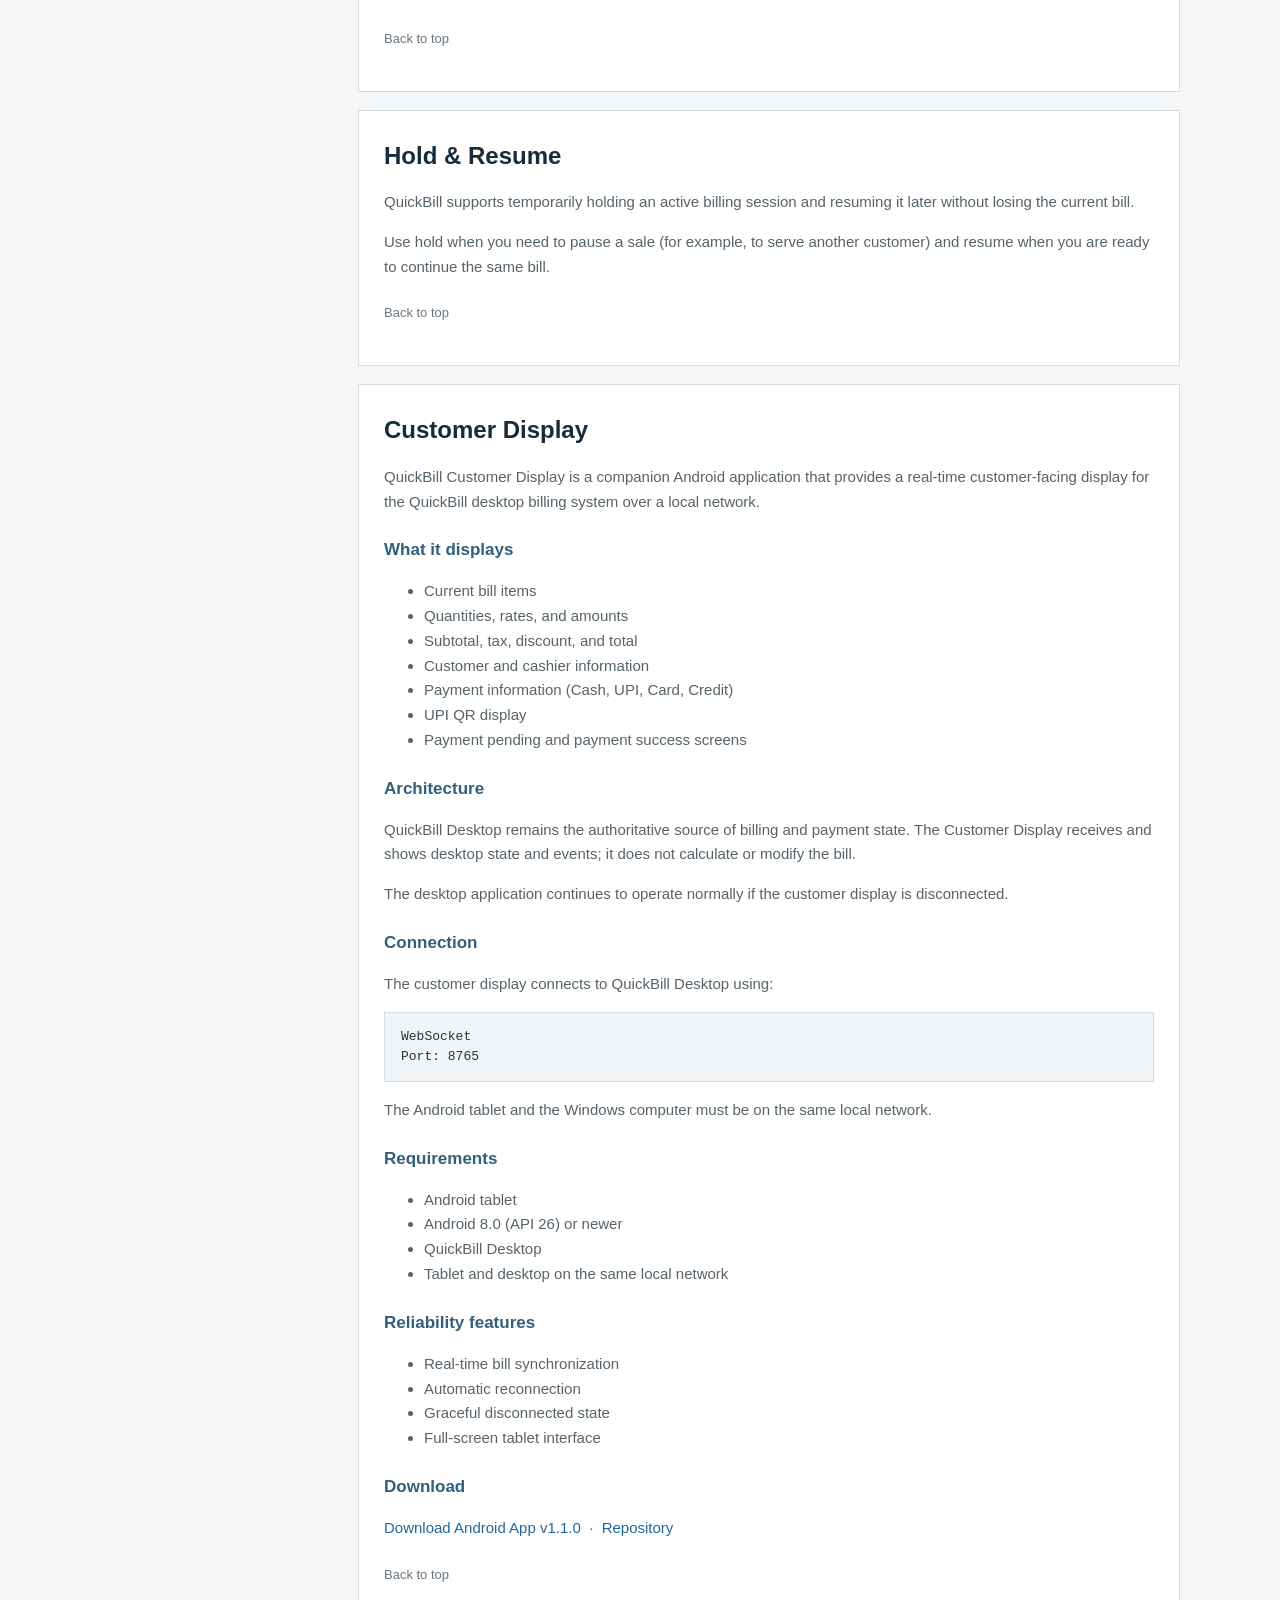
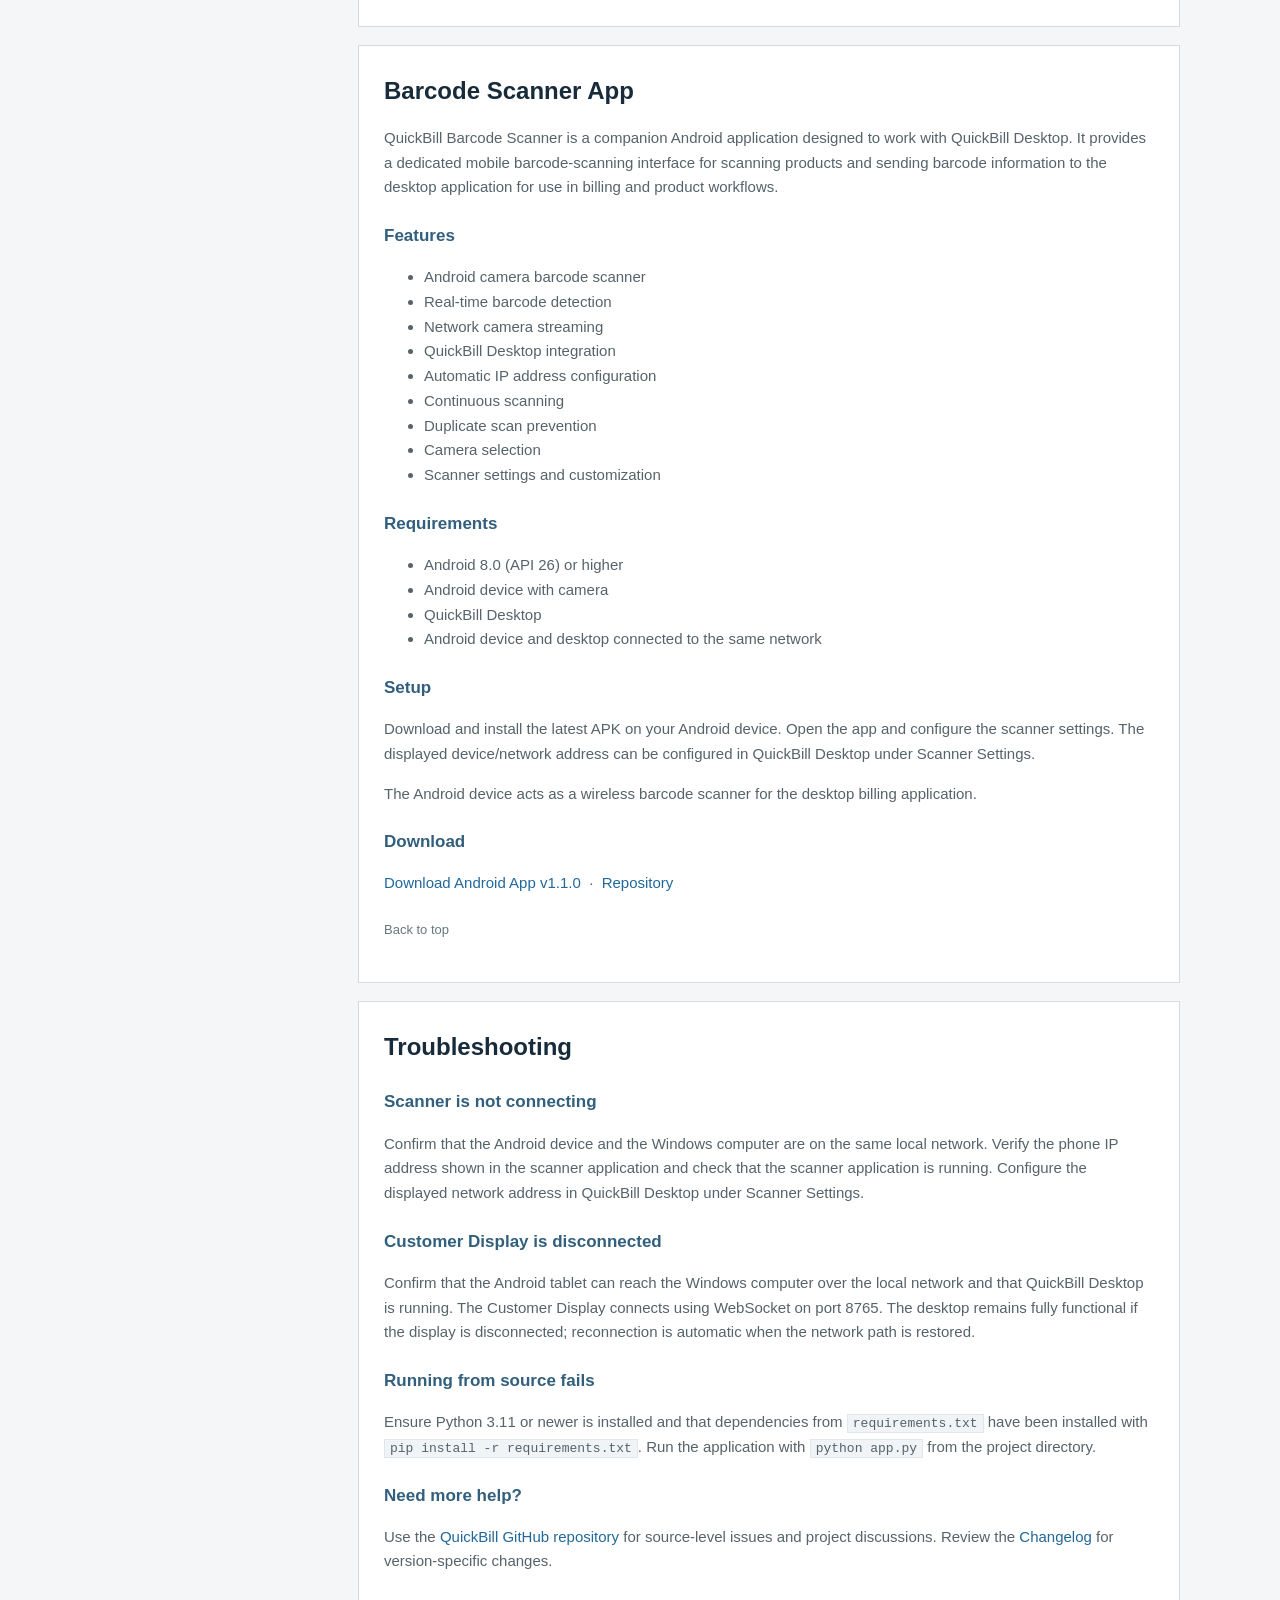
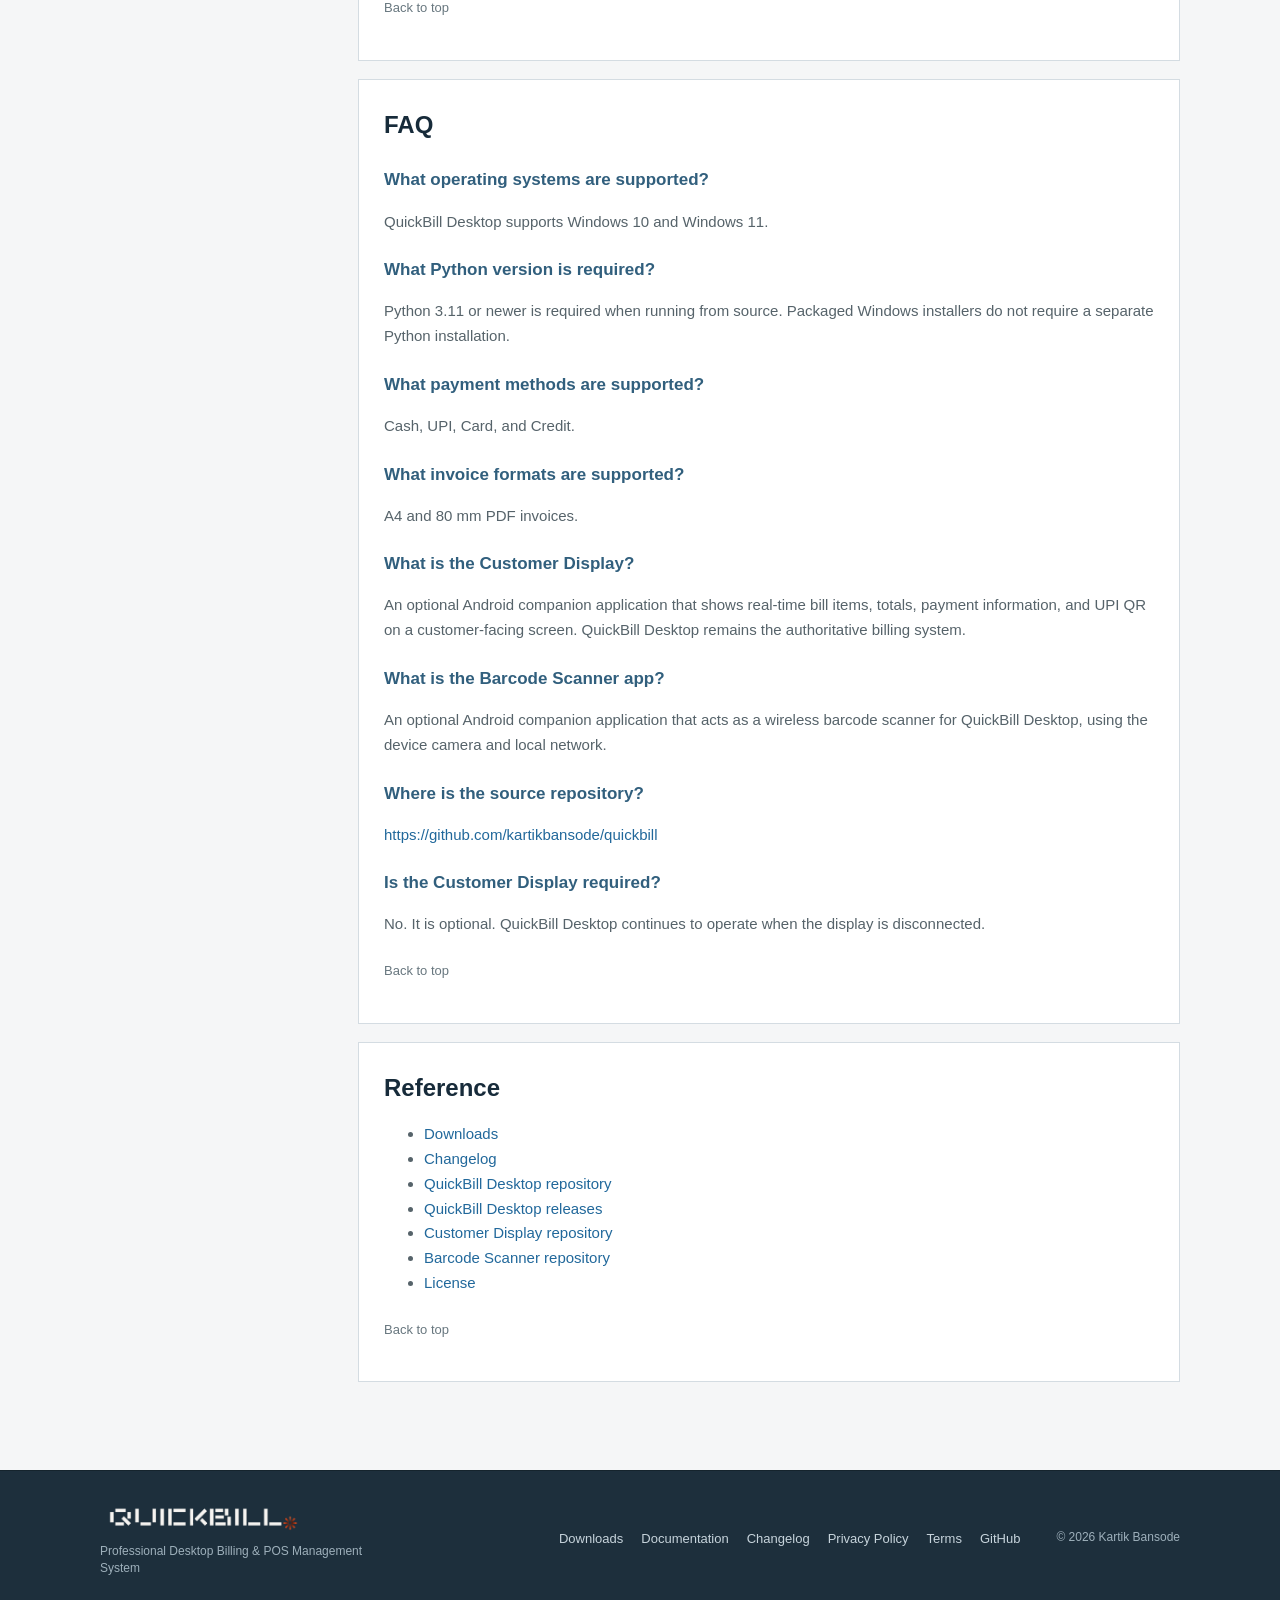
<file: public/documentation.html>
<!doctype html>
<html lang="en">

<head>
  <meta charset="utf-8">
  <meta name="viewport" content="width=device-width, initial-scale=1">

  <meta name="description"
    content="QuickBill documentation — install, configure, and use QuickBill Desktop, Customer Display, and Barcode Scanner.">
  <meta name="keywords" content="QuickBill documentation, billing software help, POS documentation, customer display">
  <meta name="author" content="Kartik Bansode">

  <title>QuickBill Documentation — Billing &amp; POS Software</title>

  <link rel="icon" type="image/x-icon" href="./assets/images/favicon.ico">
  <link rel="stylesheet" href="assets/css/style.css">
</head>

<body>

  <!-- =========================================================
     HEADER
========================================================== -->

  <header class="site-header">

    <div class="topbar">
      <div class="container topbar-inner">

        <a class="brand" href="index.html" aria-label="QuickBill home">
          <img class="brand-logo" src="assets/images/quickbill-logo.png" alt="QuickBill">
        </a>

        <div class="top-links">
          <a href="https://github.com/kartikbansode/quickbill" target="_blank" rel="noopener noreferrer">
            GitHub
          </a>

          <a href="downloads.html" class="top-download">
            Download
          </a>
        </div>

      </div>
    </div>

  </header>


  <!-- =========================================================
     MAIN NAVIGATION
========================================================== -->

  <nav class="main-nav" aria-label="Main navigation">

    <div class="container nav-inner">

      <a href="index.html">
        Home
      </a>

      <a href="downloads.html">
        Downloads
      </a>

      <a class="active" href="documentation.html" aria-current="page">
        Documentation
      </a>

      <a href="changelog.html">
        Changelog
      </a>

      <a href="ecosystem.html">
        Ecosystem
      </a>

      <a href="about.html">
        About
      </a>

    </div>

  </nav>


  <!-- =========================================================
       MAIN CONTENT
  ========================================================== -->

  <main class="page">

    <div class="container docs-layout">

      <!-- =====================================================
           SIDEBAR
      ====================================================== -->

      <aside class="docs-sidebar" aria-label="Documentation navigation">
        <strong>Documentation</strong>

        <a href="#getting-started">Getting Started</a>
        <a href="#requirements">Requirements</a>
        <a href="#installation">Installation</a>
        <a href="#running-from-source">Running from Source</a>
        <a href="#building">Building QuickBill</a>

        <a href="#ecosystem">Ecosystem Overview</a>

        <a href="#desktop">QuickBill Desktop</a>
        <a href="#billing">Billing &amp; POS</a>
        <a href="#products">Products &amp; Inventory</a>
        <a href="#barcode-scanning">Barcode Scanning</a>
        <a href="#payments">Payments</a>
        <a href="#invoices">Invoices</a>
        <a href="#billing-history">Billing History</a>
        <a href="#hold-resume">Hold &amp; Resume</a>

        <a href="#customer-display">Customer Display</a>
        <a href="#barcode-scanner-app">Barcode Scanner App</a>

        <a href="#troubleshooting">Troubleshooting</a>
        <a href="#faq">FAQ</a>
        <a href="#reference">Reference</a>
      </aside>


      <!-- =====================================================
           CONTENT
      ====================================================== -->

      <div class="docs-content">

        <div class="page-title">
          <p class="eyebrow">QUICKBILL DOCUMENTATION</p>
          <h1>Documentation</h1>
          <p>
            Complete documentation for QuickBill Desktop and its companion
            applications. This page covers installation, configuration,
            billing workflows, payments, invoices, and troubleshooting.
          </p>
        </div>


        <!-- =================================================
             GETTING STARTED
        ================================================== -->

        <section id="getting-started" class="doc-section">
          <h2>Getting Started</h2>
          <p>
            QuickBill is a professional desktop billing and point-of-sale
            system designed for retail shops and small businesses. It provides
            a complete billing workflow with barcode scanning, product and
            inventory management, payments, invoice generation, billing
            history, and optional customer-facing display synchronization.
          </p>
          <p>
            The current stable release is <strong>QuickBill v3.1.0</strong>
            .
          </p>
          <p>
            Start by reviewing the system requirements, then install either
            a packaged release or run the application from source.
          </p>
          <p><a href="#top" class="back-top">Back to top</a></p>
        </section>


        <!-- =================================================
             REQUIREMENTS
        ================================================== -->

        <section id="requirements" class="doc-section">
          <h2>Requirements</h2>

          <h3>QuickBill Desktop</h3>
          <ul>
            <li>Windows 10 or Windows 11</li>
            <li>Python 3.11 or newer (required only when running from source)</li>
            <li>Required Python packages listed in <code>requirements.txt</code> (source installation)</li>
          </ul>

          <h3>Technology stack</h3>
          <ul>
            <li>Desktop application: Python</li>
            <li>GUI framework: Tkinter</li>
            <li>Invoice generation: PDF</li>
            <li>Product and billing data: local application storage</li>
            <li>Packaging: PyInstaller</li>
            <li>Platform: Windows 10 / Windows 11</li>
          </ul>

          <h3>Companion applications</h3>
          <ul>
            <li>
              <strong>QuickBill Customer Display:</strong>
              Android tablet, Android 8.0 (API 26) or newer,
              same local network as the desktop
            </li>
            <li>
              <strong>QuickBill Barcode Scanner:</strong>
              Android device with camera, Android 8.0 (API 26) or higher,
              same local network as the desktop
            </li>
          </ul>
          <p><a href="#top" class="back-top">Back to top</a></p>
        </section>


        <!-- =================================================
             INSTALLATION
        ================================================== -->

        <section id="installation" class="doc-section">
          <h2>Installation</h2>

          <h3>Packaged Windows release</h3>
          <p>
            Official release files are published on the
            <a href="https://github.com/kartikbansode/quickbill/releases" target="_blank" rel="noopener noreferrer">
              GitHub Releases
            </a>
            page. Where a Windows setup installer is published for a given
            version, download and run the installer, then launch QuickBill
            from the Start Menu or desktop shortcut.
          </p>
          <p>
            Packaged installers do not require a separate Python installation
            on the target machine.
          </p>
          <p>
            See the
            <a href="downloads.html">Downloads</a>
            page for links to the current and previous releases.
          </p>

          <h3>First run</h3>
          <p>
            After launching QuickBill Desktop:
          </p>
          <ol>
            <li>Open product management and add your products.</li>
            </li>
            <li>Create your first bill from the billing screen.</li>
            <li>Optionally connect the Customer Display and/or Barcode Scanner companion applications on the same local
              network.</li>
          </ol>
          <p><a href="#top" class="back-top">Back to top</a></p>
        </section>


        <!-- =================================================
             RUNNING FROM SOURCE
        ================================================== -->

        <section id="running-from-source" class="doc-section">
          <h2>Running from Source</h2>
          <p>
            To run QuickBill Desktop from source on a development machine:
          </p>
          <pre class="code-block">git clone https://github.com/kartikbansode/quickbill.git
cd quickbill
pip install -r requirements.txt
python app.py</pre>
          <p>
            Requires Python 3.11 or newer and the packages listed in
            <code>requirements.txt</code>.
          </p>
          <p><a href="#top" class="back-top">Back to top</a></p>
        </section>


        <!-- =================================================
             BUILDING
        ================================================== -->

        <section id="building" class="doc-section">
          <h2>Building QuickBill</h2>
          <p>
            To build a packaged executable with PyInstaller:
          </p>
          <pre class="code-block">pyinstaller QuickBill.spec</pre>
          <p>
            The executable will be generated inside the <code>dist</code> folder.
          </p>
          <p><a href="#top" class="back-top">Back to top</a></p>
        </section>


        <!-- =================================================
             ECOSYSTEM
        ================================================== -->

        <section id="ecosystem" class="doc-section">
          <h2>Ecosystem Overview</h2>
          <p>
            QuickBill consists of a core desktop application and optional
            companion applications:
          </p>
          <ul>
            <li>
              <strong>QuickBill Desktop</strong> —
              the core Windows billing and POS application. It is the
              authoritative source of billing data and manages products,
              inventory, cart state, bills, transactions, payments, customer
              information, and invoice generation.
            </li>
            <li>
              <strong>QuickBill Customer Display</strong> —
              companion Android application that provides a real-time
              customer-facing display for bill items, totals, payment
              information, UPI QR display, and payment success state.
            </li>
            <li>
              <strong>QuickBill Barcode Scanner</strong> —
              companion Android application that provides barcode-scanning
              functionality for QuickBill Desktop.
            </li>
          </ul>
          <p>
            Companion applications connect to QuickBill Desktop. The desktop
            remains fully functional if a companion application is disconnected.
          </p>
          <p><a href="#top" class="back-top">Back to top</a></p>
        </section>


        <!-- =================================================
             DESKTOP OVERVIEW
        ================================================== -->

        <section id="desktop" class="doc-section">
          <h2>QuickBill Desktop</h2>
          <p>
            QuickBill Desktop is the central billing system. It handles
            products, billing, payments, invoices, bill history, and
            communication with the optional Android companion applications.
          </p>
          <p>
            Core capabilities include:
          </p>
          <ul>
            <li>Billing and point-of-sale workflow</li>
            <li>Product and inventory management</li>
            <li>Barcode scanning (USB, camera, companion app)</li>
            <li>Multiple payment modes including dynamic UPI QR</li>
            <li>Professional PDF invoice generation (A4 and 80 mm)</li>
            <li>Bill history, search, and reprint</li>
            <li>Hold and resume bills</li>
            <li>Real-time customer display integration</li>
          </ul>
          <p><a href="#top" class="back-top">Back to top</a></p>
        </section>


        <!-- =================================================
             BILLING
        ================================================== -->

        <section id="billing" class="doc-section">
          <h2>Billing &amp; POS</h2>
          <p>
            QuickBill provides a fast point-of-sale billing workflow.
          </p>
          <ul>
            <li>Manual item entry</li>
            <li>Barcode-based item entry</li>
            <li>Automatic quantity handling</li>
            <li>Item-level quantity controls</li>
            <li>Item deletion</li>
            <li>Automatic subtotal and total calculation</li>
            <li>Tax and discount handling</li>
            <li>Automatic bill numbering</li>
            <li>Customer information capture</li>
            <li>Bill confirmation workflow</li>
            <li>Hold and resume bills</li>
          </ul>
          <p>
            Create bills by adding products manually or by scanning barcodes.
            Quantities, tax, discounts, and totals are calculated by the
            desktop application.
          </p>
          <p><a href="#top" class="back-top">Back to top</a></p>
        </section>


        <!-- =================================================
             PRODUCTS
        ================================================== -->

        <section id="products" class="doc-section">
          <h2>Products &amp; Inventory</h2>
          <p>
            Manage the product catalogue from QuickBill Desktop.
          </p>
          <ul>
            <li>Add products</li>
            <li>Edit products</li>
            <li>Delete products</li>
            <li>Search products</li>
            <li>Barcode-based product identification</li>
            <li>Product pricing</li>
            <li>Inventory and stock management</li>
          </ul>
          <p>
            Products can include barcode, name, and pricing information.
            Inventory and stock information is maintained as part of product
            management.
          </p>
          <p><a href="#top" class="back-top">Back to top</a></p>
        </section>


        <!-- =================================================
             BARCODE SCANNING
        ================================================== -->

        <section id="barcode-scanning" class="doc-section">
          <h2>Barcode Scanning</h2>
          <p>
            QuickBill supports multiple barcode input methods:
          </p>
          <ul>
            <li>USB barcode scanner support</li>
            <li>IP / webcam-based scanning support</li>
            <li>QuickBill Barcode Scanner companion application</li>
            <li>Continuous scanning</li>
            <li>Duplicate barcode handling</li>
            <li>Automatic product lookup</li>
            <li>Manual barcode entry</li>
          </ul>
          <p>
            Scanned barcodes are looked up against the product catalogue
            managed by QuickBill Desktop. Duplicate barcode handling is
            supported to reduce accidental double-scans.
          </p>
          <p>
            For the Android companion scanner, see
            <a href="#barcode-scanner-app">Barcode Scanner App</a>.
          </p>
          <p><a href="#top" class="back-top">Back to top</a></p>
        </section>


        <!-- =================================================
             PAYMENTS
        ================================================== -->

        <section id="payments" class="doc-section">
          <h2>Payments</h2>
          <p>
            Supported payment workflows include:
          </p>
          <ul>
            <li>Cash</li>
            <li>UPI</li>
            <li>Card</li>
            <li>Credit</li>
          </ul>
          <p>
            Payment-related features include:
          </p>
          <ul>
            <li>Dynamic UPI QR generation</li>
            <li>Bill amount linked to payment QR</li>
            <li>Payment confirmation workflow</li>
            <li>Customer display payment state</li>
            <li>Transaction completion handling</li>
          </ul>
          <p>
            Set your UPI ID in QuickBill Desktop settings to enable UPI payments. The generated QR code will include the
            bill amount and can be scanned by the customer to complete payment. <br>
            <strong>Note:</strong> You cannot use the UPI method for billing unless you have a valid UPI ID configured
            in the application settings.
          </p>
          <p><a href="#top" class="back-top">Back to top</a></p>
        </section>

        <!-- =================================================
             INVOICES
        ================================================== -->

        <section id="invoices" class="doc-section">
          <h2>Invoices</h2>
          <p>
            QuickBill generates professional PDF invoices with the following
            capabilities:
          </p>
          <ul>
            <li>Professional PDF invoices</li>
            <li>A4 invoice format</li>
            <li>80 mm receipt format</li>
            <li>Printable billing documents</li>
            <li>Bill reprinting</li>
            <li>Automatic bill numbering</li>
          </ul>
          <p>
            Invoices can be printed or reprinted from billing history when
            required.
          </p>
          <p><a href="#top" class="back-top">Back to top</a></p>
        </section>


        <!-- =================================================
             BILLING HISTORY
        ================================================== -->

        <section id="billing-history" class="doc-section">
          <h2>Billing History</h2>
          <p>
            Billing history supports:
          </p>
          <ul>
            <li>View previous bills</li>
            <li>Search billing records</li>
            <li>Review transaction information</li>
            <li>Reprint invoices</li>
          </ul>
          <p><a href="#top" class="back-top">Back to top</a></p>
        </section>


        <!-- =================================================
             HOLD & RESUME
        ================================================== -->

        <section id="hold-resume" class="doc-section">
          <h2>Hold &amp; Resume</h2>
          <p>
            QuickBill supports temporarily holding an active billing session
            and resuming it later without losing the current bill.
          </p>
          <p>
            Use hold when you need to pause a sale (for example, to serve
            another customer) and resume when you are ready to continue the
            same bill.
          </p>
          <p><a href="#top" class="back-top">Back to top</a></p>
        </section>


        <!-- =================================================
             CUSTOMER DISPLAY
        ================================================== -->

        <section id="customer-display" class="doc-section">
          <h2>Customer Display</h2>
          <p>
            QuickBill Customer Display is a companion Android application
            that provides a real-time customer-facing display for the
            QuickBill desktop billing system over a local network.
          </p>

          <h3>What it displays</h3>
          <ul>
            <li>Current bill items</li>
            <li>Quantities, rates, and amounts</li>
            <li>Subtotal, tax, discount, and total</li>
            <li>Customer and cashier information</li>
            <li>Payment information (Cash, UPI, Card, Credit)</li>
            <li>UPI QR display</li>
            <li>Payment pending and payment success screens</li>
          </ul>

          <h3>Architecture</h3>
          <p>
            QuickBill Desktop remains the authoritative source of billing
            and payment state. The Customer Display receives and shows
            desktop state and events; it does not calculate or modify the
            bill.
          </p>
          <p>
            The desktop application continues to operate normally if the
            customer display is disconnected.
          </p>

          <h3>Connection</h3>
          <p>
            The customer display connects to QuickBill Desktop using:
          </p>
          <pre class="code-block">WebSocket
Port: 8765</pre>
          <p>
            The Android tablet and the Windows computer must be on the same
            local network.
          </p>

          <h3>Requirements</h3>
          <ul>
            <li>Android tablet</li>
            <li>Android 8.0 (API 26) or newer</li>
            <li>QuickBill Desktop</li>
            <li>Tablet and desktop on the same local network</li>
          </ul>

          <h3>Reliability features</h3>
          <ul>
            <li>Real-time bill synchronization</li>
            <li>Automatic reconnection</li>
            <li>Graceful disconnected state</li>
            <li>Full-screen tablet interface</li>
          </ul>

          <h3>Download</h3>
          <p>
            <a href="https://github.com/kartikbansode/quickbill-customer-display-app/releases/download/v1.1.0/QuickBill-Customer-Display-v1.1.0.apk"
              target="_blank" rel="noopener noreferrer">
              Download Android App v1.1.0
            </a>
            &nbsp;&middot;&nbsp;
            <a href="https://github.com/kartikbansode/quickbill-customer-display-app" target="_blank"
              rel="noopener noreferrer">
              Repository
            </a>
          </p>
          <p><a href="#top" class="back-top">Back to top</a></p>
        </section>


        <!-- =================================================
             BARCODE SCANNER APP
        ================================================== -->

        <section id="barcode-scanner-app" class="doc-section">
          <h2>Barcode Scanner App</h2>
          <p>
            QuickBill Barcode Scanner is a companion Android application
            designed to work with QuickBill Desktop. It provides a dedicated
            mobile barcode-scanning interface for scanning products and
            sending barcode information to the desktop application for use
            in billing and product workflows.
          </p>

          <h3>Features</h3>
          <ul>
            <li>Android camera barcode scanner</li>
            <li>Real-time barcode detection</li>
            <li>Network camera streaming</li>
            <li>QuickBill Desktop integration</li>
            <li>Automatic IP address configuration</li>
            <li>Continuous scanning</li>
            <li>Duplicate scan prevention</li>
            <li>Camera selection</li>
            <li>Scanner settings and customization</li>
          </ul>

          <h3>Requirements</h3>
          <ul>
            <li>Android 8.0 (API 26) or higher</li>
            <li>Android device with camera</li>
            <li>QuickBill Desktop</li>
            <li>Android device and desktop connected to the same network</li>
          </ul>

          <h3>Setup</h3>
          <p>
            Download and install the latest APK on your Android device.
            Open the app and configure the scanner settings. The displayed
            device/network address can be configured in QuickBill Desktop
            under Scanner Settings.
          </p>
          <p>
            The Android device acts as a wireless barcode scanner for the
            desktop billing application.
          </p>

          <h3>Download</h3>
          <p>
            <a href="https://github.com/kartikbansode/quickbill-barcode-scanner-app/releases/download/v1.1.0/QuickBill-Barcode-Scanner-v1.1.0.apk"
              target="_blank" rel="noopener noreferrer">
              Download Android App v1.1.0
            </a>
            &nbsp;&middot;&nbsp;
            <a href="https://github.com/kartikbansode/quickbill-barcode-scanner-app" target="_blank"
              rel="noopener noreferrer">
              Repository
            </a>
          </p>
          <p><a href="#top" class="back-top">Back to top</a></p>
        </section>


        <!-- =================================================
             TROUBLESHOOTING
        ================================================== -->

        <section id="troubleshooting" class="doc-section">
          <h2>Troubleshooting</h2>

          <h3>Scanner is not connecting</h3>
          <p>
            Confirm that the Android device and the Windows computer are on
            the same local network. Verify the phone IP address shown in the
            scanner application and check that the scanner application is
            running. Configure the displayed network address in QuickBill
            Desktop under Scanner Settings.
          </p>

          <h3>Customer Display is disconnected</h3>
          <p>
            Confirm that the Android tablet can reach the Windows computer
            over the local network and that QuickBill Desktop is running.
            The Customer Display connects using WebSocket on port 8765.
            The desktop remains fully functional if the display is
            disconnected; reconnection is automatic when the network path
            is restored.
          </p>

          <h3>Running from source fails</h3>
          <p>
            Ensure Python 3.11 or newer is installed and that dependencies
            from <code>requirements.txt</code> have been installed with
            <code>pip install -r requirements.txt</code>. Run the application
            with <code>python app.py</code> from the project directory.
          </p>

          <h3>Need more help?</h3>
          <p>
            Use the
            <a href="https://github.com/kartikbansode/quickbill" target="_blank" rel="noopener noreferrer">
              QuickBill GitHub repository
            </a>
            for source-level issues and project discussions. Review the
            <a href="changelog.html">Changelog</a>
            for version-specific changes.
          </p>
          <p><a href="#top" class="back-top">Back to top</a></p>
        </section>


        <!-- =================================================
             FAQ
        ================================================== -->

        <section id="faq" class="doc-section">
          <h2>FAQ</h2>

          <h3>What operating systems are supported?</h3>
          <p>QuickBill Desktop supports Windows 10 and Windows 11.</p>

          <h3>What Python version is required?</h3>
          <p>
            Python 3.11 or newer is required when running from source.
            Packaged Windows installers do not require a separate Python
            installation.
          </p>

          <h3>What payment methods are supported?</h3>
          <p>Cash, UPI, Card, and Credit.</p>

          <h3>What invoice formats are supported?</h3>
          <p>A4 and 80 mm PDF invoices.</p>

          <h3>What is the Customer Display?</h3>
          <p>
            An optional Android companion application that shows real-time
            bill items, totals, payment information, and UPI QR on a
            customer-facing screen. QuickBill Desktop remains the
            authoritative billing system.
          </p>

          <h3>What is the Barcode Scanner app?</h3>
          <p>
            An optional Android companion application that acts as a wireless
            barcode scanner for QuickBill Desktop, using the device camera
            and local network.
          </p>

          <h3>Where is the source repository?</h3>
          <p>
            <a href="https://github.com/kartikbansode/quickbill" target="_blank" rel="noopener noreferrer">
              https://github.com/kartikbansode/quickbill
            </a>
          </p>

          <h3>Is the Customer Display required?</h3>
          <p>
            No. It is optional. QuickBill Desktop continues to operate when
            the display is disconnected.
          </p>
          <p><a href="#top" class="back-top">Back to top</a></p>
        </section>


        <!-- =================================================
             REFERENCE
        ================================================== -->

        <section id="reference" class="doc-section">
          <h2>Reference</h2>
          <ul>
            <li>
              <a href="downloads.html">Downloads</a>
            </li>
            <li>
              <a href="changelog.html">Changelog</a>
            </li>
            <li>
              <a href="https://github.com/kartikbansode/quickbill" target="_blank" rel="noopener noreferrer">
                QuickBill Desktop repository
              </a>
            </li>
            <li>
              <a href="https://github.com/kartikbansode/quickbill/releases" target="_blank" rel="noopener noreferrer">
                QuickBill Desktop releases
              </a>
            </li>
            <li>
              <a href="https://github.com/kartikbansode/quickbill-customer-display-app" target="_blank"
                rel="noopener noreferrer">
                Customer Display repository
              </a>
            </li>
            <li>
              <a href="https://github.com/kartikbansode/quickbill-barcode-scanner-app" target="_blank"
                rel="noopener noreferrer">
                Barcode Scanner repository
              </a>
            </li>
            <li>
              <a href="https://github.com/kartikbansode/quickbill/blob/main/LICENSE" target="_blank"
                rel="noopener noreferrer">
                License
              </a>
            </li>
          </ul>
          <p><a href="#top" class="back-top">Back to top</a></p>
        </section>

      </div>

    </div>

  </main>


  <!-- =========================================================
       FOOTER
  ========================================================== -->

  <footer class="site-footer">
    <div class="container footer-inner">

      <div class="footer-brand">
        <a class="footer-logo-link" href="index.html" aria-label="QuickBill home">
          <img class="footer-logo" src="assets/images/quickbill-logo.png" alt="QuickBill">
        </a>
        <span class="footer-tagline">Professional Desktop Billing &amp; POS Management System</span>
      </div>

      <div class="footer-links">
        <a href="downloads.html">Downloads</a>
        <a href="documentation.html">Documentation</a>
        <a href="changelog.html">Changelog</a>
        <a href="privacy.html">Privacy Policy</a>
        <a href="terms.html">Terms</a>
        <a href="https://github.com/kartikbansode/quickbill" target="_blank" rel="noopener noreferrer">GitHub</a>
      </div>

      <div class="copyright">
        &copy; 2026 Kartik Bansode
      </div>

    </div>
  </footer>


</body>

</html>
</file>
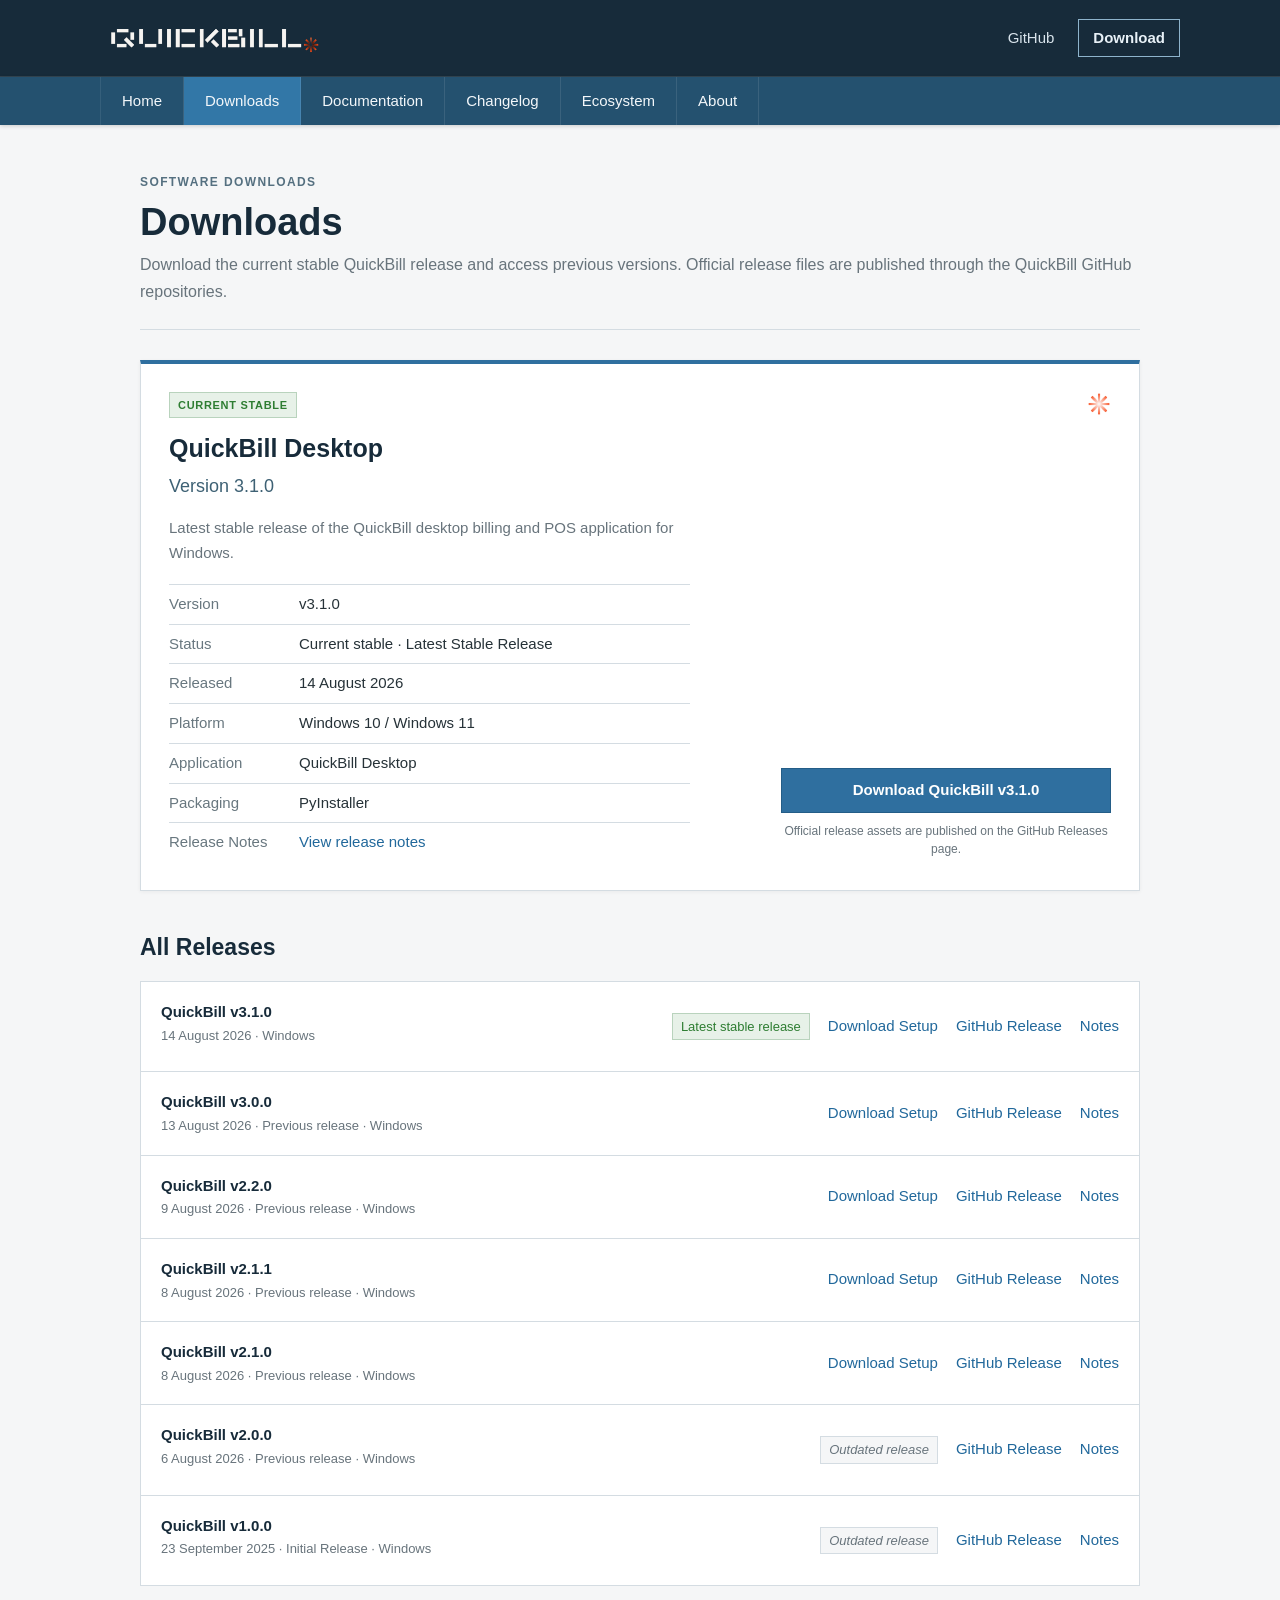
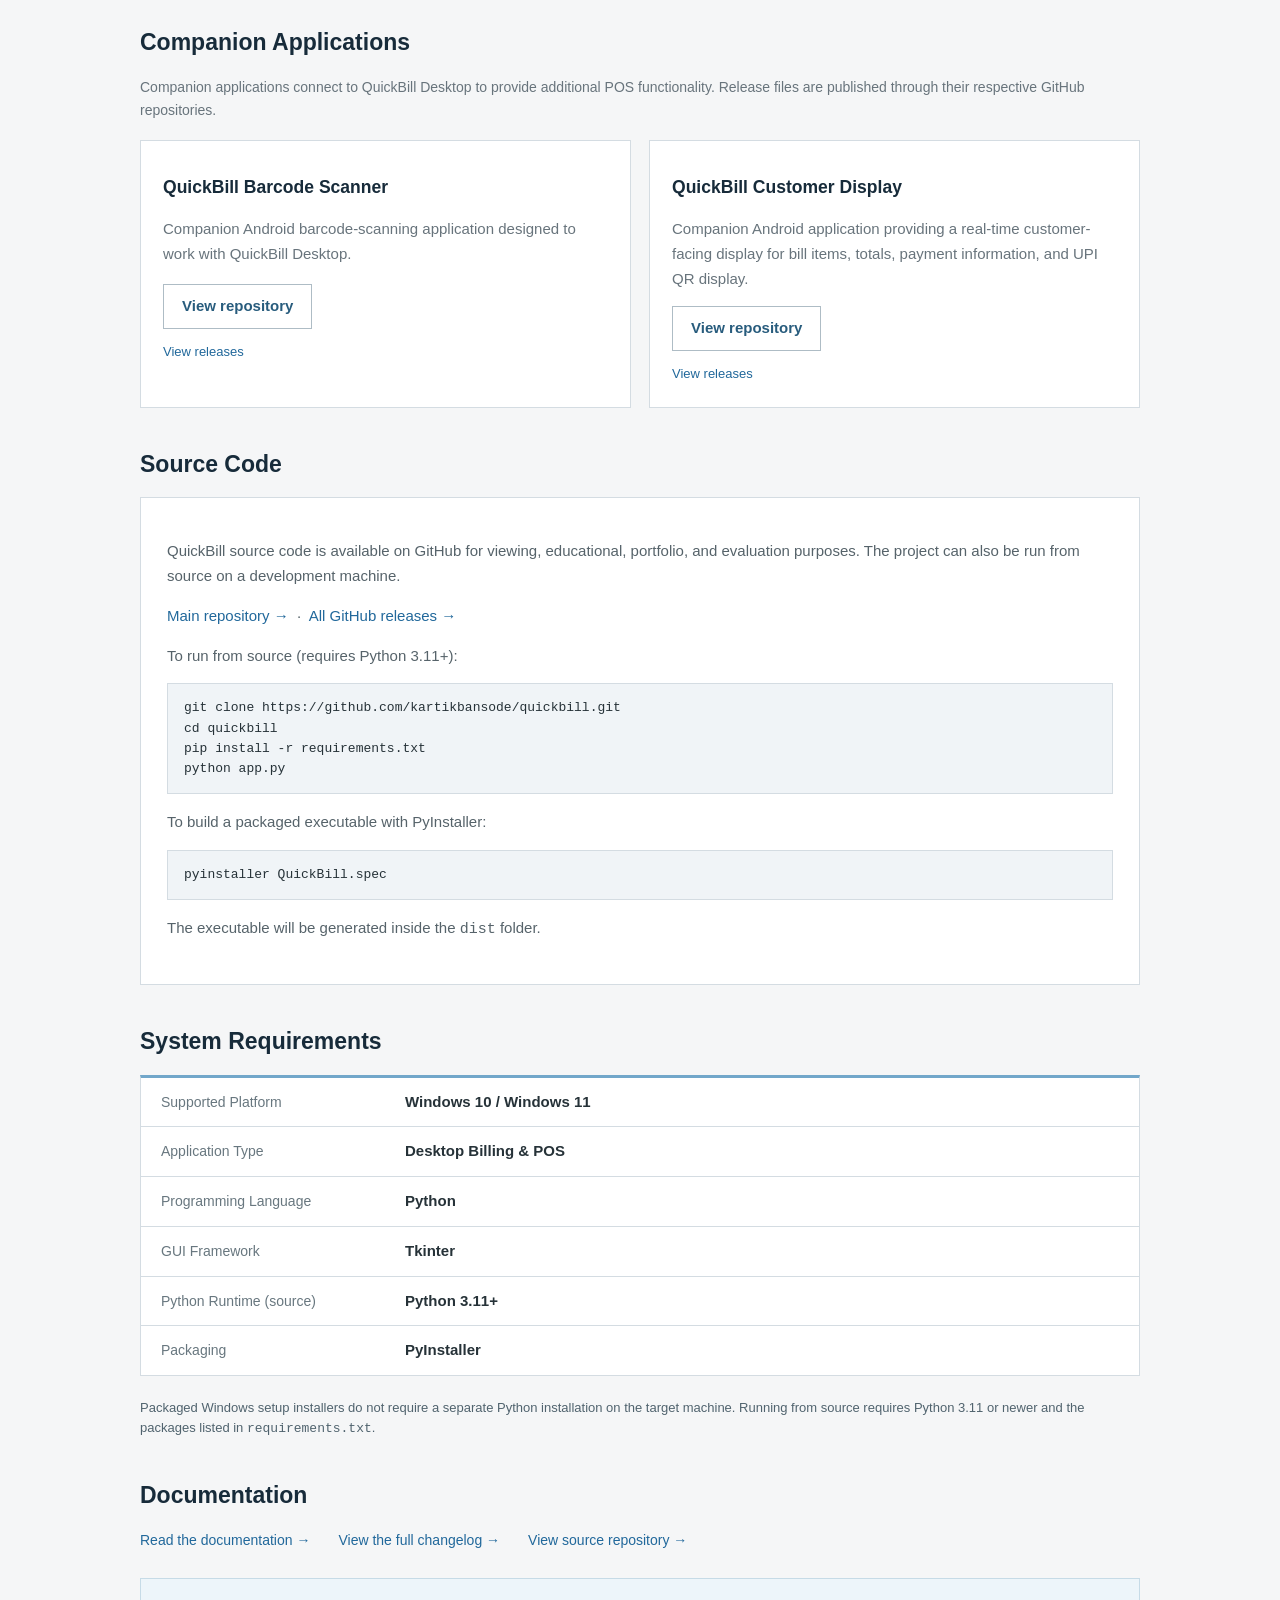
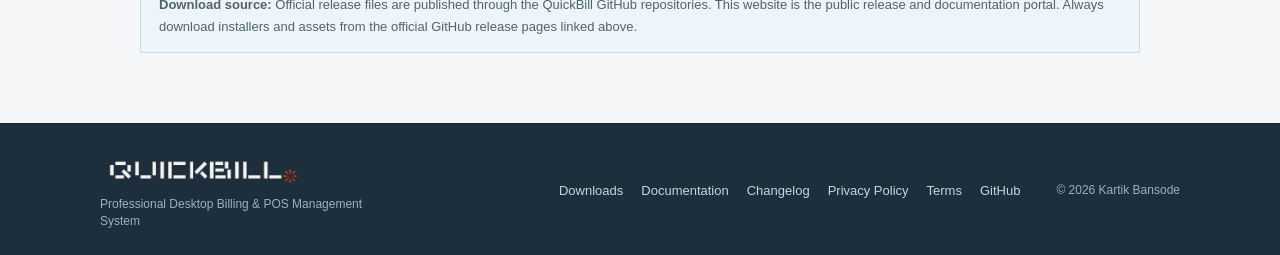
<file: public/downloads.html>
<!doctype html>
<html lang="en">

<head>
  <meta charset="utf-8">
  <meta name="viewport" content="width=device-width, initial-scale=1">

  <meta name="description"
    content="Download QuickBill — professional desktop billing and POS software for Windows. Current stable release and previous versions.">
  <meta name="keywords"
    content="QuickBill download, billing software download, POS software Windows, QuickBill installer">
  <meta name="author" content="Kartik Bansode">

  <title>Downloads — QuickBill</title>

  <link rel="icon" type="image/x-icon" href="./assets/images/favicon.ico">
  <link rel="stylesheet" href="assets/css/style.css">
</head>

<body>

  <!-- =========================================================
     HEADER
========================================================== -->

  <header class="site-header">

    <div class="topbar">
      <div class="container topbar-inner">

        <a class="brand" href="index.html" aria-label="QuickBill home">
          <img class="brand-logo" src="assets/images/quickbill-logo.png" alt="QuickBill">
        </a>

        <div class="top-links">
          <a href="https://github.com/kartikbansode/quickbill" target="_blank" rel="noopener noreferrer">
            GitHub
          </a>

          <a href="downloads.html" class="top-download">
            Download
          </a>
        </div>

      </div>
    </div>

  </header>


  <!-- =========================================================
     MAIN NAVIGATION
========================================================== -->

  <nav class="main-nav" aria-label="Main navigation">

    <div class="container nav-inner">

      <a href="index.html">
        Home
      </a>

      <a class="active" href="downloads.html" aria-current="page">
        Downloads
      </a>

      <a href="documentation.html">
        Documentation
      </a>

      <a href="changelog.html">
        Changelog
      </a>

      <a href="ecosystem.html">
        Ecosystem
      </a>

      <a href="about.html">
        About
      </a>

    </div>

  </nav>


  <!-- =========================================================
       MAIN CONTENT
  ========================================================== -->

  <main class="page">

    <div class="container narrow">

      <div class="page-title">
        <p class="eyebrow">SOFTWARE DOWNLOADS</p>
        <h1>Downloads</h1>
        <p>
          Download the current stable QuickBill release and access previous
          versions. Official release files are published through the
          QuickBill GitHub repositories.
        </p>
      </div>


      <!-- =====================================================
           CURRENT STABLE RELEASE
      ====================================================== -->

      <section class="download-panel featured" aria-labelledby="current-release-title">

        <img class="download-panel-badge" src="assets/images/5.png" alt="" width="48" height="48">

        <div class="download-main">
          <span class="status-badge">CURRENT STABLE</span>
          <h2 id="current-release-title">QuickBill Desktop</h2>
          <div class="version">Version 3.1.0</div>
          <p>
            Latest stable release of the QuickBill desktop billing and POS
            application for Windows.
          </p>

          <dl class="meta-list">
            <div>
              <dt>Version</dt>
              <dd>v3.1.0</dd>
            </div>
            <div>
              <dt>Status</dt>
              <dd>Current stable · Latest Stable Release</dd>
            </div>
            <div>
              <dt>Released</dt>
              <dd>14 August 2026</dd>
            </div>
            <div>
              <dt>Platform</dt>
              <dd>Windows 10 / Windows 11</dd>
            </div>
            <div>
              <dt>Application</dt>
              <dd>QuickBill Desktop</dd>
            </div>
            <div>
              <dt>Packaging</dt>
              <dd>PyInstaller</dd>
            </div>
            <div>
              <dt>Release Notes</dt>
              <dd><a href="changelog.html#v3-0-0">View release notes</a></dd>
            </div>
          </dl>
        </div>

        <div class="download-action">
          <a class="button primary full"
            href="https://github.com/kartikbansode/quickbill/releases/download/v3.1.0/QuickBill_Setup_v3.1.0.exe"
            target="_blank" rel="noopener noreferrer">
            Download QuickBill v3.1.0
          </a>
          <p class="download-note">
            Official release assets are published on the GitHub Releases page.
          </p>
        </div>

      </section>


      <!-- =====================================================
           ALL RELEASES
      ====================================================== -->

      <h2 class="subsection-title">All Releases</h2>

      <div class="release-list">

        <!-- v3.1.0 -->
        <div class="release-row">
          <div>
            <strong>QuickBill v3.1.0</strong>
            <span>14 August 2026 &middot; Windows</span>
          </div>
          <div>
            <p class="text-latest">Latest stable release</p>
            <a href="https://github.com/kartikbansode/quickbill/releases/download/v3.1.0/QuickBill_Setup_v3.1.0.exe"
              target="_blank" rel="noopener noreferrer">Download Setup</a>
            <a href="https://github.com/kartikbansode/quickbill/releases/tag/v3.1.0" target="_blank"
              rel="noopener noreferrer">GitHub Release</a>
            <a href="changelog.html#v3-1-0">Notes</a>
          </div>
        </div>
        <!-- v3.0.0 -->
        <div class="release-row">
          <div>
            <strong>QuickBill v3.0.0</strong>
            <span>13 August 2026 &middot; Previous release &middot; Windows</span>
          </div>
          <div>
            <a href="https://github.com/kartikbansode/quickbill/releases/download/v3.0.0/QuickBill_Setup_v3.0.0.exe"
              target="_blank" rel="noopener noreferrer">Download Setup</a>
            <a href="https://github.com/kartikbansode/quickbill/releases/tag/v3.0.0" target="_blank"
              rel="noopener noreferrer">GitHub Release</a>
            <a href="changelog.html#v3-0-0">Notes</a>
          </div>
        </div>

        <!-- v2.2.0 -->
        <div class="release-row">
          <div>
            <strong>QuickBill v2.2.0</strong>
            <span>9 August 2026 &middot; Previous release &middot; Windows</span>
          </div>
          <div>
            <a href="https://github.com/kartikbansode/quickbill/releases/download/v2.2.0/QuickBill_Setup_v2.2.0.exe"
              target="_blank" rel="noopener noreferrer">Download Setup</a>
            <a href="https://github.com/kartikbansode/quickbill/releases/tag/v2.2.0" target="_blank"
              rel="noopener noreferrer">GitHub Release</a>
            <a href="changelog.html#v2-2-0">Notes</a>
          </div>
        </div>

        <!-- v2.1.1 -->
        <div class="release-row">
          <div>
            <strong>QuickBill v2.1.1</strong>
            <span>8 August 2026 &middot; Previous release &middot; Windows</span>
          </div>
          <div>
            <a href="https://github.com/kartikbansode/quickbill/releases/download/v2.1.1/QuickBill_Setup_v2.1.1.exe"
              target="_blank" rel="noopener noreferrer">Download Setup</a>
            <a href="https://github.com/kartikbansode/quickbill/releases/tag/v2.1.1" target="_blank"
              rel="noopener noreferrer">GitHub Release</a>
            <a href="changelog.html#v2-1-1">Notes</a>
          </div>
        </div>

        <!-- v2.1.0 -->
        <div class="release-row">
          <div>
            <strong>QuickBill v2.1.0</strong>
            <span>8 August 2026 &middot; Previous release &middot; Windows</span>
          </div>
          <div>
            <a href="https://github.com/kartikbansode/quickbill/releases/download/v2.1.0/QuickBill_Setup_v2.1.0.exe"
              target="_blank" rel="noopener noreferrer">Download Setup</a>
            <a href="https://github.com/kartikbansode/quickbill/releases/tag/v2.1.0" target="_blank"
              rel="noopener noreferrer">GitHub Release</a>
            <a href="changelog.html#v2-1-0">Notes</a>
          </div>
        </div>

        <!-- v2.0.0 -->
        <div class="release-row">
          <div>
            <strong>QuickBill v2.0.0</strong>
            <span>6 August 2026 &middot; Previous release &middot; Windows</span>
          </div>
          <div>
            <p class="text-muted">Outdated release</p>
            <a href="https://github.com/kartikbansode/quickbill/releases/tag/v2.0.0" target="_blank"
              rel="noopener noreferrer">GitHub Release</a>
            <a href="changelog.html#v2-0-0">Notes</a>
          </div>
        </div>

        <!-- v1.0.0 -->
        <div class="release-row">
          <div>
            <strong>QuickBill v1.0.0</strong>
            <span>23 September 2025 &middot; Initial Release &middot; Windows</span>
          </div>
          <div>
            <p class="text-muted">Outdated release</p>
            <a href="https://github.com/kartikbansode/quickbill/releases/tag/v1.0.0" target="_blank"
              rel="noopener noreferrer">GitHub Release</a>
            <a href="changelog.html#v1-0-0">Notes</a>
          </div>
        </div>

      </div>


      <!-- =====================================================
           COMPANION APPLICATIONS
      ====================================================== -->

      <h2 class="subsection-title">Companion Applications</h2>

      <p class="section-intro">
        Companion applications connect to QuickBill Desktop to provide
        additional POS functionality. Release files are published through
        their respective GitHub repositories.
      </p>

      <div class="download-grid">

        <article class="download-card">
          <h3>QuickBill Barcode Scanner</h3>
          <p>
            Companion Android barcode-scanning application designed to work
            with QuickBill Desktop.
          </p>
          <a class="button secondary" href="https://github.com/kartikbansode/quickbill-barcode-scanner-app"
            target="_blank" rel="noopener noreferrer">
            View repository
          </a>
          <a class="text-link" href="https://github.com/kartikbansode/quickbill-barcode-scanner-app/releases"
            target="_blank" rel="noopener noreferrer">
            View releases
          </a>
        </article>

        <article class="download-card">
          <h3>QuickBill Customer Display</h3>
          <p>
            Companion Android application providing a real-time
            customer-facing display for bill items, totals, payment
            information, and UPI QR display.
          </p>
          <a class="button secondary" href="https://github.com/kartikbansode/quickbill-customer-display-app"
            target="_blank" rel="noopener noreferrer">
            View repository
          </a>
          <a class="text-link" href="https://github.com/kartikbansode/quickbill-customer-display-app/releases"
            target="_blank" rel="noopener noreferrer">
            View releases
          </a>
        </article>

      </div>


      <!-- =====================================================
           SOURCE CODE
      ====================================================== -->

      <h2 class="subsection-title">Source Code</h2>

      <div class="standard-section">
        <p>
          QuickBill source code is available on GitHub for viewing,
          educational, portfolio, and evaluation purposes. The project can
          also be run from source on a development machine.
        </p>
        <p>
          <a href="https://github.com/kartikbansode/quickbill" target="_blank" rel="noopener noreferrer">
            Main repository &rarr;
          </a>
          &nbsp;&middot;&nbsp;
          <a href="https://github.com/kartikbansode/quickbill/releases" target="_blank" rel="noopener noreferrer">
            All GitHub releases &rarr;
          </a>
        </p>
        <p>
          To run from source (requires Python 3.11+):
        </p>
        <pre class="code-block">git clone https://github.com/kartikbansode/quickbill.git
cd quickbill
pip install -r requirements.txt
python app.py</pre>
        <p>
          To build a packaged executable with PyInstaller:
        </p>
        <pre class="code-block">pyinstaller QuickBill.spec</pre>
        <p>
          The executable will be generated inside the <code>dist</code> folder.
        </p>
      </div>


      <!-- =====================================================
           SYSTEM REQUIREMENTS
      ====================================================== -->

      <h2 class="subsection-title">System Requirements</h2>

      <div class="platform-table">
        <div class="platform-row">
          <span>Supported Platform</span>
          <strong>Windows 10 / Windows 11</strong>
        </div>
        <div class="platform-row">
          <span>Application Type</span>
          <strong>Desktop Billing &amp; POS</strong>
        </div>
        <div class="platform-row">
          <span>Programming Language</span>
          <strong>Python</strong>
        </div>
        <div class="platform-row">
          <span>GUI Framework</span>
          <strong>Tkinter</strong>
        </div>
        <div class="platform-row">
          <span>Python Runtime (source)</span>
          <strong>Python 3.11+</strong>
        </div>
        <div class="platform-row">
          <span>Packaging</span>
          <strong>PyInstaller</strong>
        </div>
      </div>

      <p class="req-note">
        Packaged Windows setup installers do not require a separate Python
        installation on the target machine. Running from source requires
        Python 3.11 or newer and the packages listed in
        <code>requirements.txt</code>.
      </p>


      <!-- =====================================================
           DOCUMENTATION
      ====================================================== -->

      <h2 class="subsection-title">Documentation</h2>

      <div class="platform-links">
        <a href="documentation.html">Read the documentation &rarr;</a>
        <a href="changelog.html">View the full changelog &rarr;</a>
        <a href="https://github.com/kartikbansode/quickbill" target="_blank" rel="noopener noreferrer">
          View source repository &rarr;
        </a>
      </div>


      <div class="notice">
        <strong>Download source:</strong>
        Official release files are published through the QuickBill GitHub
        repositories. This website is the public release and documentation
        portal. Always download installers and assets from the official
        GitHub release pages linked above.
      </div>

    </div>

  </main>


  <!-- =========================================================
       FOOTER
  ========================================================== -->
  <footer class="site-footer">
    <div class="container footer-inner">

      <div class="footer-brand">
        <a class="footer-logo-link" href="index.html" aria-label="QuickBill home">
          <img class="footer-logo" src="assets/images/quickbill-logo.png" alt="QuickBill">
        </a>
        <span class="footer-tagline">Professional Desktop Billing &amp; POS Management System</span>
      </div>

      <div class="footer-links">
        <a href="downloads.html">Downloads</a>
        <a href="documentation.html">Documentation</a>
        <a href="changelog.html">Changelog</a>
        <a href="privacy.html">Privacy Policy</a>
        <a href="terms.html">Terms</a>
        <a href="https://github.com/kartikbansode/quickbill" target="_blank" rel="noopener noreferrer">GitHub</a>
      </div>

      <div class="copyright">
        &copy; 2026 Kartik Bansode
      </div>

    </div>
  </footer>

</body>

</html>
</file>
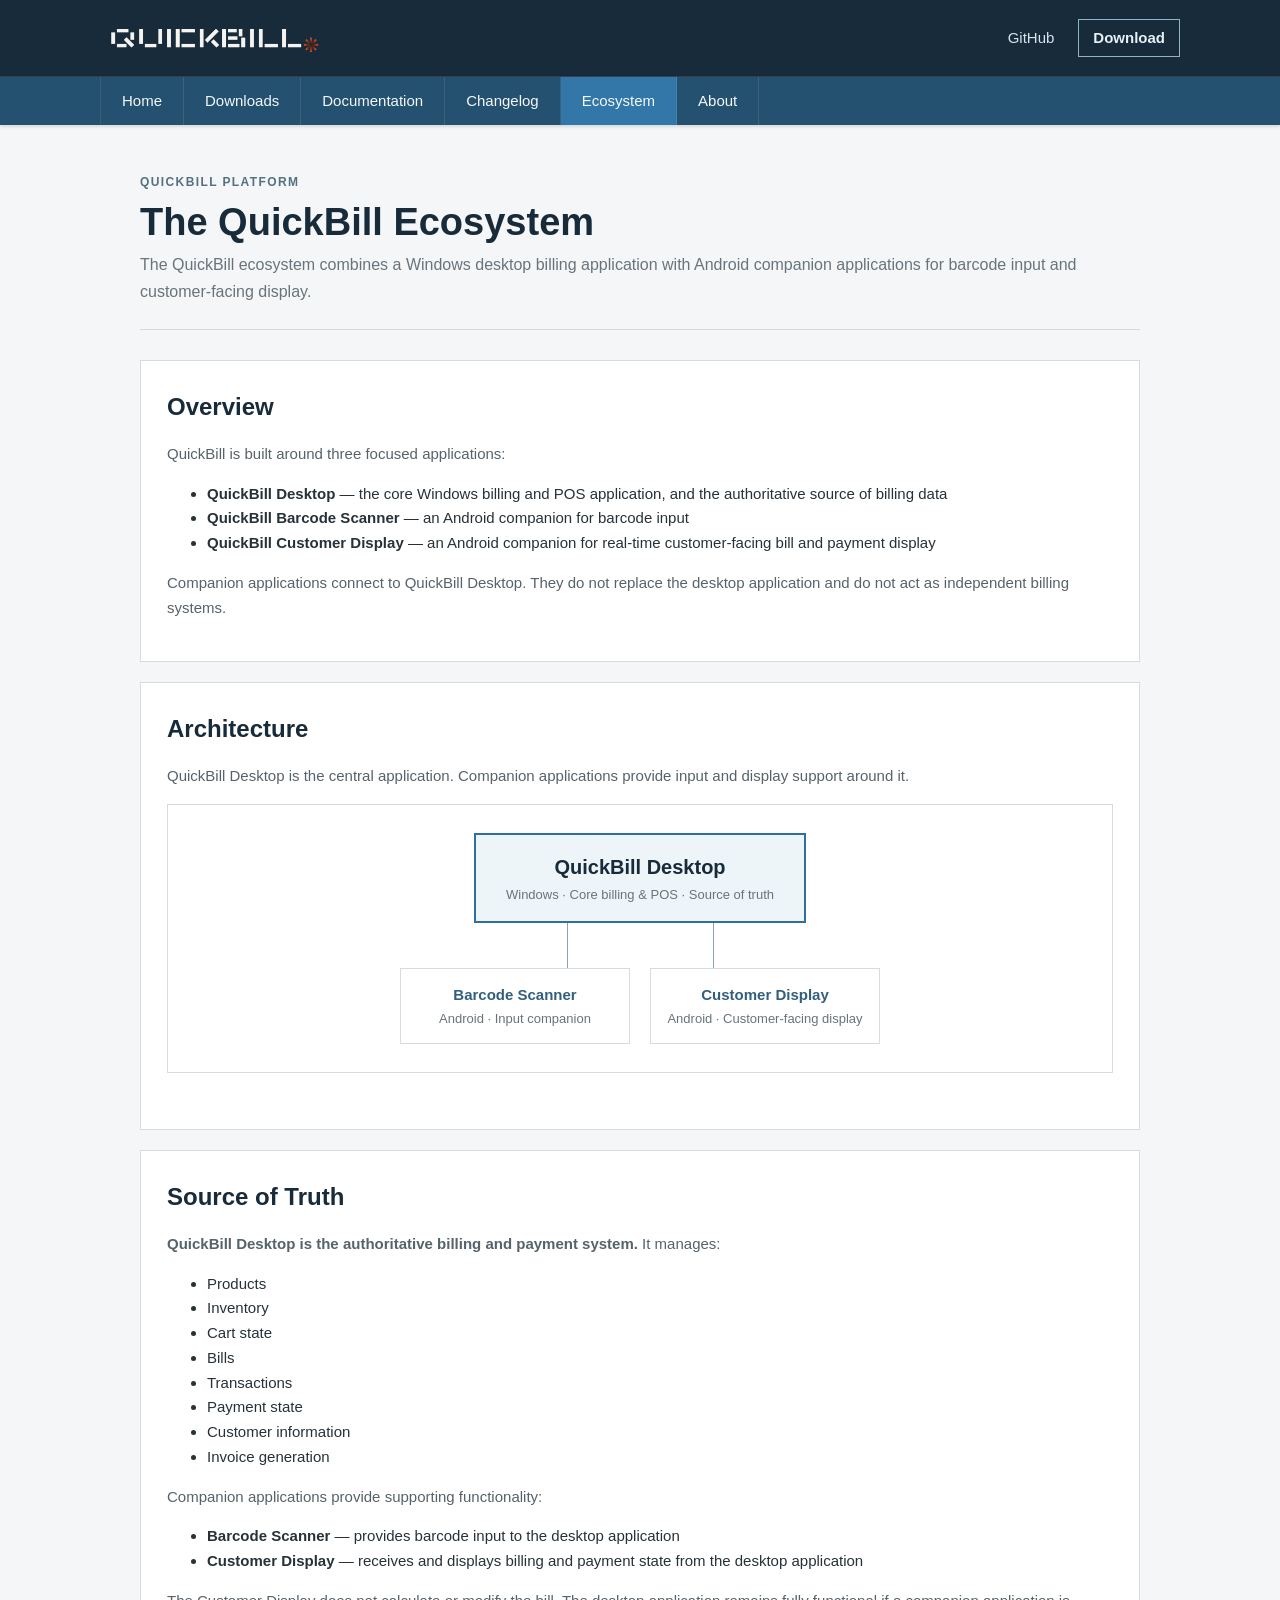
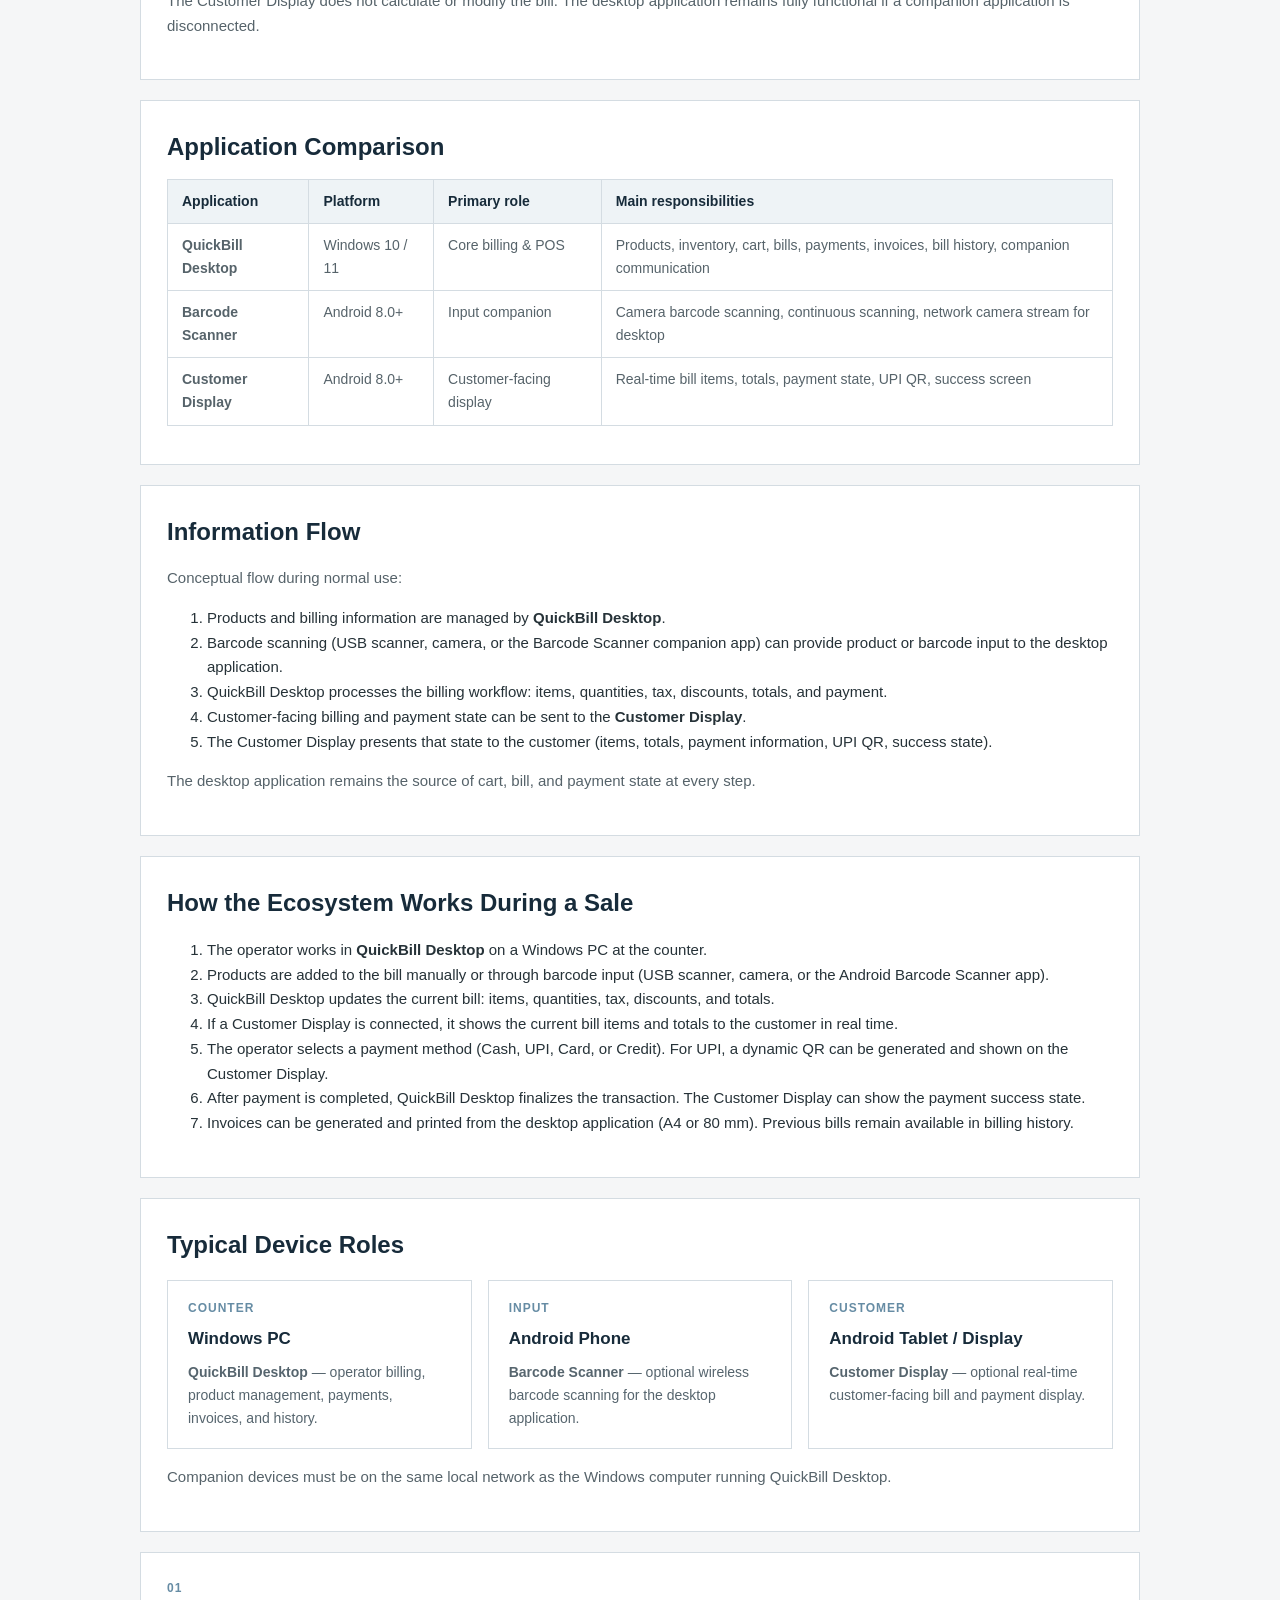
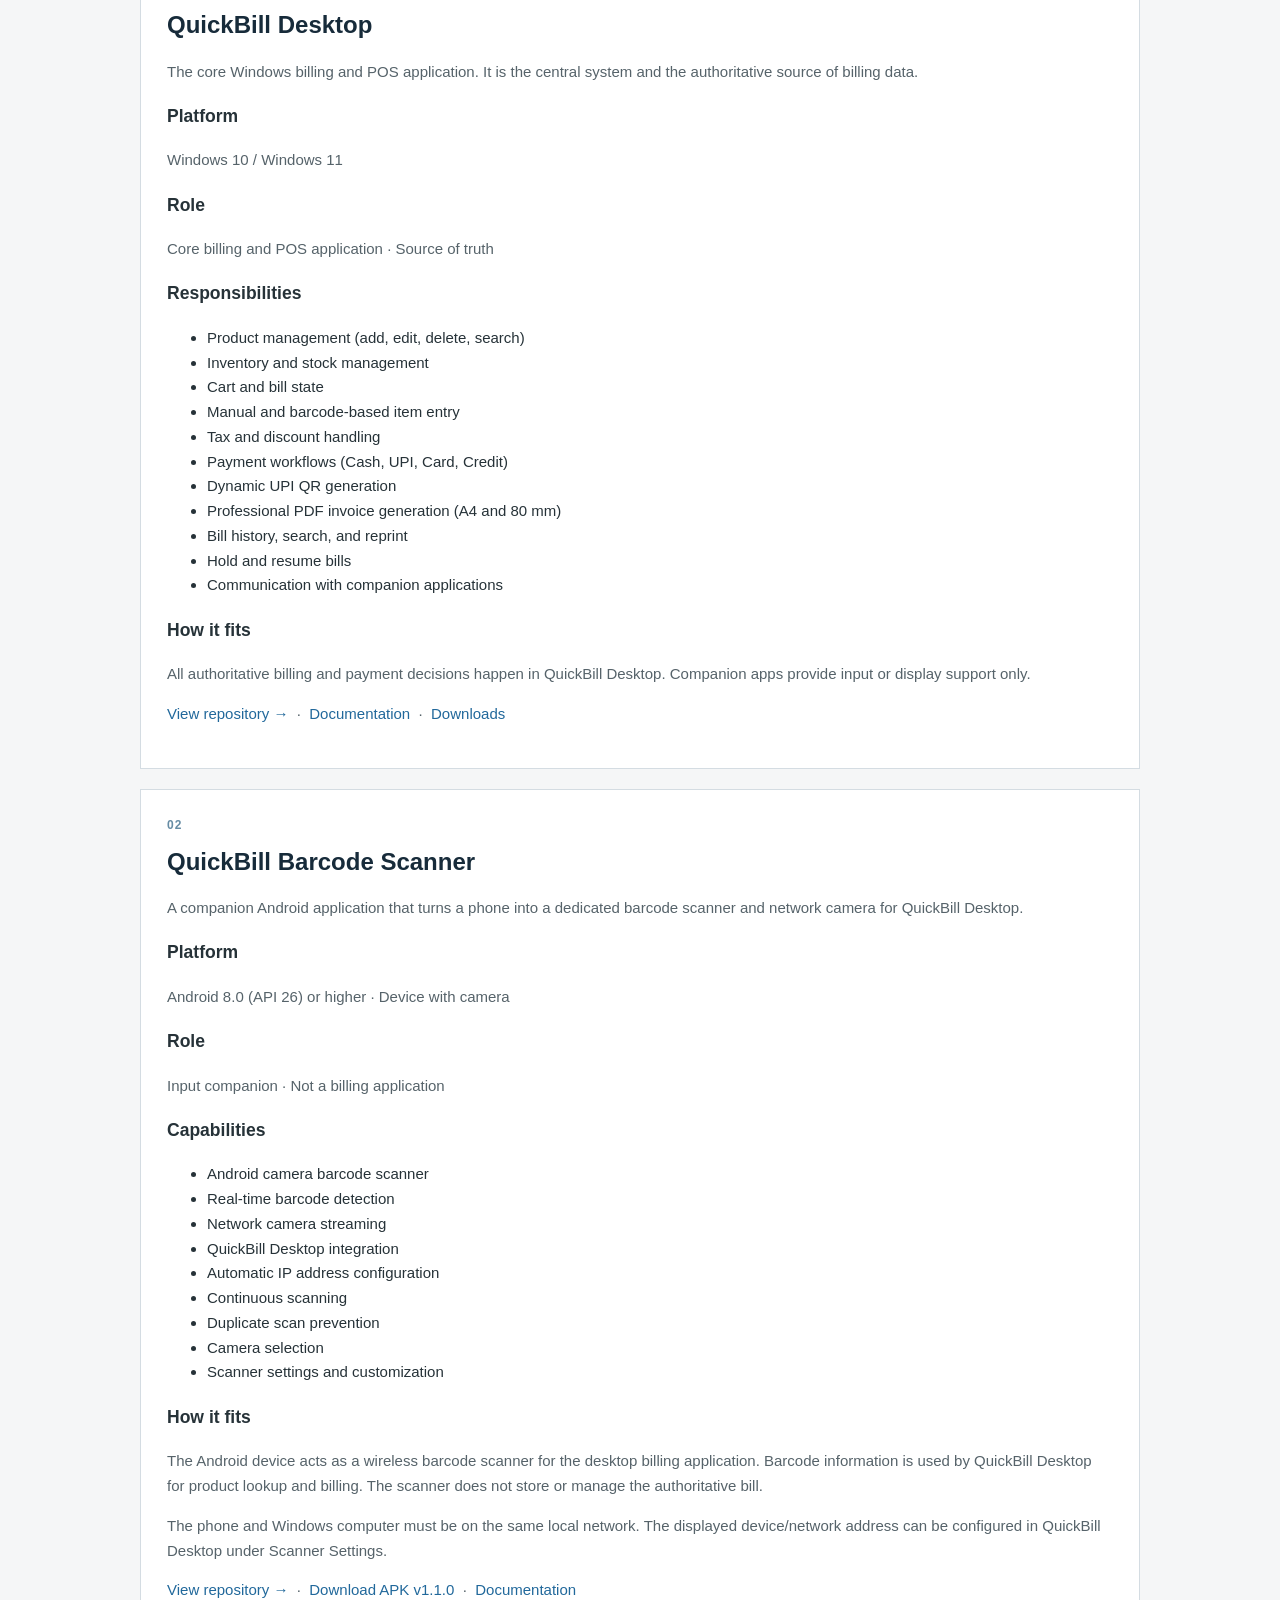
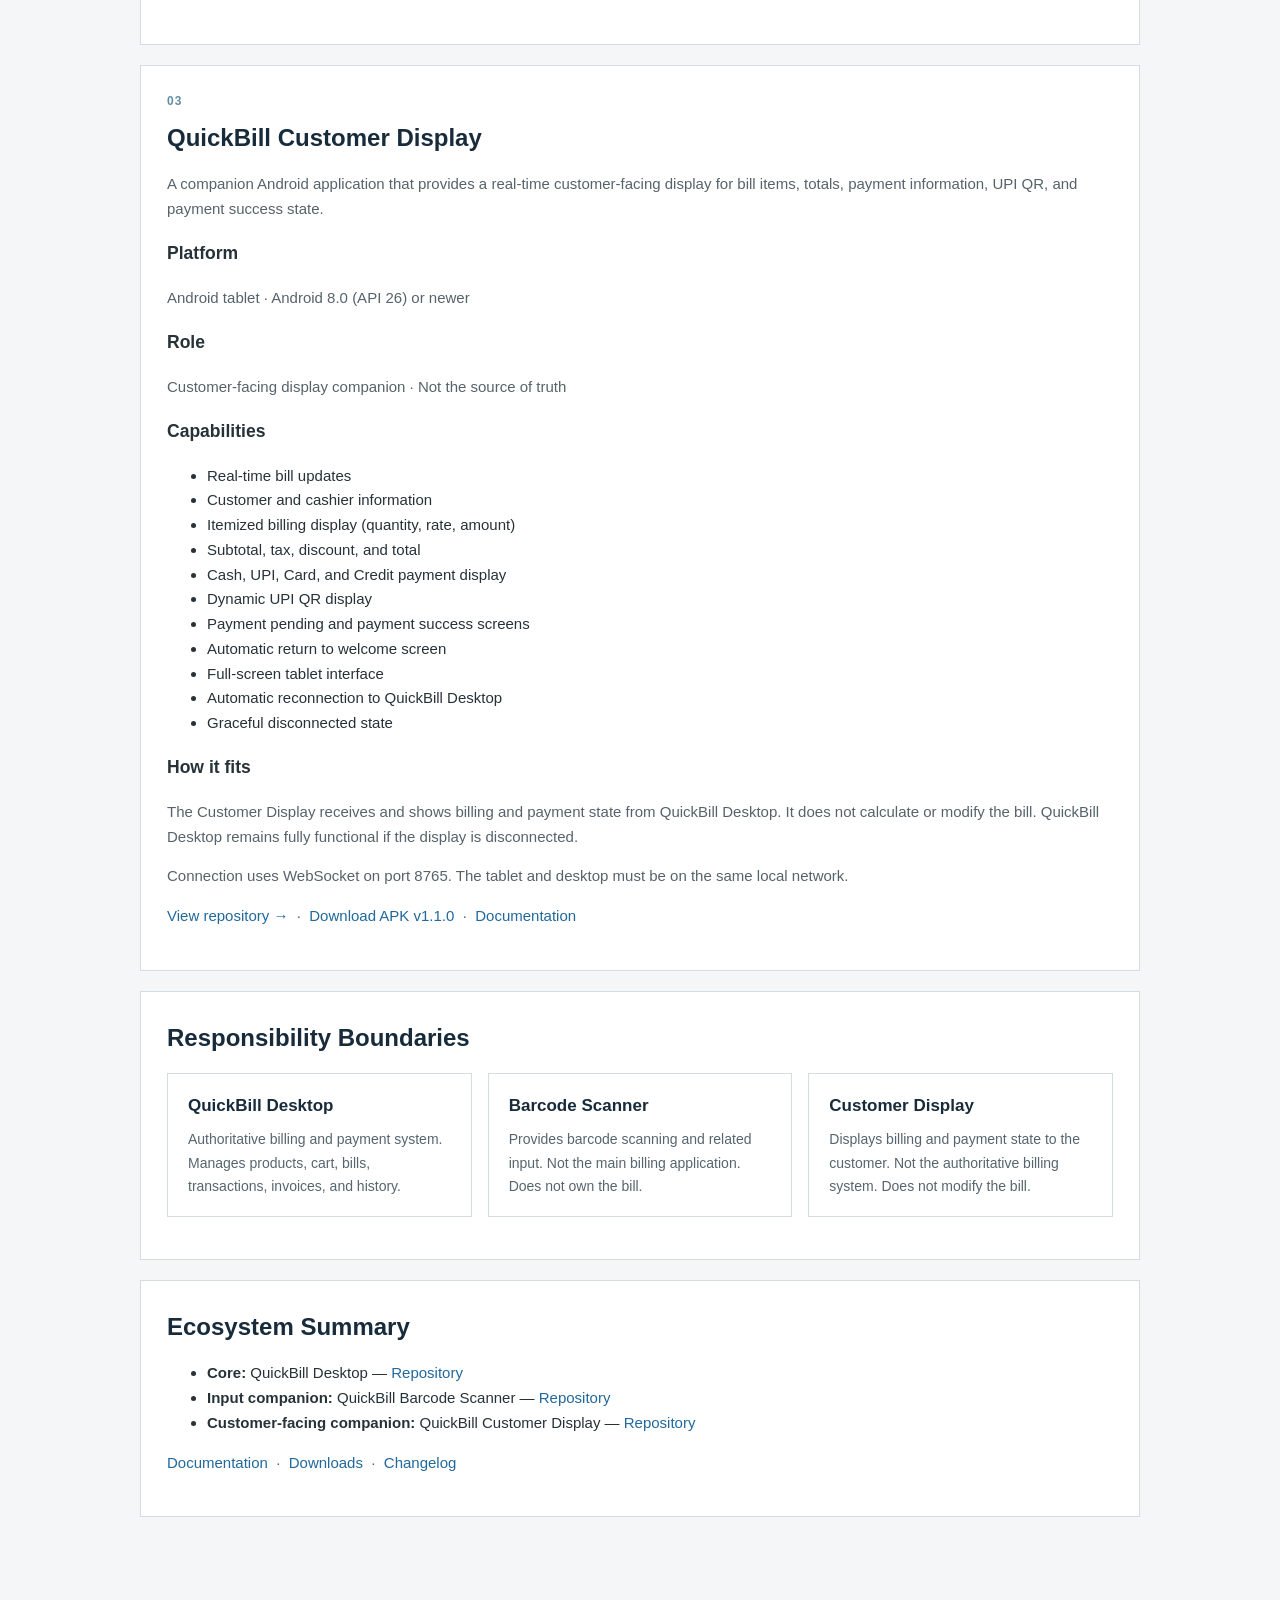
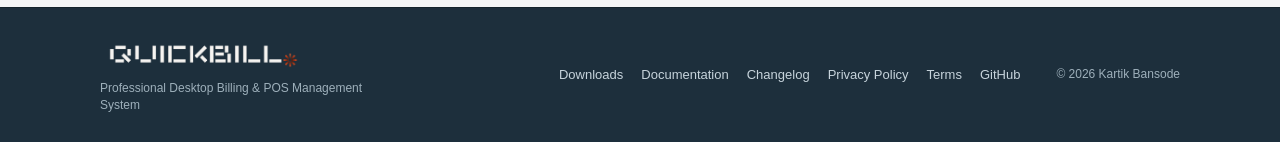
<file: public/ecosystem.html>
<!doctype html>
<html lang="en">

<head>
    <meta charset="utf-8">
    <meta name="viewport" content="width=device-width, initial-scale=1">

    <meta name="description"
        content="QuickBill ecosystem — QuickBill Desktop, Barcode Scanner, and Customer Display working together as a complete billing and POS system.">
    <meta name="keywords"
        content="QuickBill ecosystem, billing software, POS, barcode scanner, customer display, desktop billing">
    <meta name="author" content="Kartik Bansode">

    <title>QuickBill Ecosystem — Desktop, Barcode Scanner &amp; Customer Display</title>

    <link rel="icon" type="image/x-icon" href="./assets/images/favicon.ico">
    <link rel="stylesheet" href="assets/css/style.css">
</head>

<body>

    <!-- =========================================================
     HEADER
========================================================== -->

    <header class="site-header">

        <div class="topbar">
            <div class="container topbar-inner">

                <a class="brand" href="index.html" aria-label="QuickBill home">
                    <img class="brand-logo" src="assets/images/quickbill-logo.png" alt="QuickBill">
                </a>

                <div class="top-links">
                    <a href="https://github.com/kartikbansode/quickbill" target="_blank" rel="noopener noreferrer">
                        GitHub
                    </a>

                    <a href="downloads.html" class="top-download">
                        Download
                    </a>
                </div>

            </div>
        </div>

    </header>


    <!-- =========================================================
     MAIN NAVIGATION
========================================================== -->

    <nav class="main-nav" aria-label="Main navigation">

        <div class="container nav-inner">

            <a href="index.html">
                Home
            </a>

            <a href="downloads.html">
                Downloads
            </a>

            <a href="documentation.html">
                Documentation
            </a>

            <a href="changelog.html">
                Changelog
            </a>

            <a class="active" href="ecosystem.html" aria-current="page">
                Ecosystem
            </a>

            <a href="about.html">
                About
            </a>

        </div>

    </nav>


    <!-- =========================================================
       MAIN CONTENT
  ========================================================== -->

    <main class="page">

        <div class="container narrow">

            <div class="page-title">
                <p class="eyebrow">QUICKBILL PLATFORM</p>
                <h1>The QuickBill Ecosystem</h1>
                <p>
                    The QuickBill ecosystem combines a Windows desktop billing
                    application with Android companion applications for barcode input
                    and customer-facing display.
                </p>
            </div>


            <!-- =====================================================
           OVERVIEW
      ====================================================== -->

            <section id="overview" class="standard-section">
                <h2>Overview</h2>
                <p>
                    QuickBill is built around three focused applications:
                </p>
                <ul>
                    <li>
                        <strong>QuickBill Desktop</strong> — the core Windows billing
                        and POS application, and the authoritative source of billing data
                    </li>
                    <li>
                        <strong>QuickBill Barcode Scanner</strong> — an Android companion
                        for barcode input
                    </li>
                    <li>
                        <strong>QuickBill Customer Display</strong> — an Android companion
                        for real-time customer-facing bill and payment display
                    </li>
                </ul>
                <p>
                    Companion applications connect to QuickBill Desktop. They do not
                    replace the desktop application and do not act as independent
                    billing systems.
                </p>
            </section>


            <!-- =====================================================
           ARCHITECTURE DIAGRAM
      ====================================================== -->

            <section id="architecture" class="standard-section">
                <h2>Architecture</h2>
                <p>
                    QuickBill Desktop is the central application. Companion applications
                    provide input and display support around it.
                </p>

                <div class="architecture">
                    <div class="architecture-main">
                        <strong>QuickBill Desktop</strong>
                        <span>Windows · Core billing &amp; POS · Source of truth</span>
                    </div>
                    <div class="architecture-connectors">
                        <span></span>
                        <span></span>
                    </div>
                    <div class="architecture-apps">
                        <div>
                            <strong>Barcode Scanner</strong>
                            <span>Android · Input companion</span>
                        </div>
                        <div>
                            <strong>Customer Display</strong>
                            <span>Android · Customer-facing display</span>
                        </div>
                    </div>
                </div>
            </section>


            <!-- =====================================================
           SOURCE OF TRUTH
      ====================================================== -->

            <section id="source-of-truth" class="standard-section">
                <h2>Source of Truth</h2>
                <p>
                    <strong>QuickBill Desktop is the authoritative billing and payment
                        system.</strong>
                    It manages:
                </p>
                <ul>
                    <li>Products</li>
                    <li>Inventory</li>
                    <li>Cart state</li>
                    <li>Bills</li>
                    <li>Transactions</li>
                    <li>Payment state</li>
                    <li>Customer information</li>
                    <li>Invoice generation</li>
                </ul>
                <p>
                    Companion applications provide supporting functionality:
                </p>
                <ul>
                    <li>
                        <strong>Barcode Scanner</strong> — provides barcode input to the
                        desktop application
                    </li>
                    <li>
                        <strong>Customer Display</strong> — receives and displays billing
                        and payment state from the desktop application
                    </li>
                </ul>
                <p>
                    The Customer Display does not calculate or modify the bill. The
                    desktop application remains fully functional if a companion
                    application is disconnected.
                </p>
            </section>


            <!-- =====================================================
           COMPARISON TABLE
      ====================================================== -->

            <section id="comparison" class="standard-section">
                <h2>Application Comparison</h2>

                <div class="table-responsive">
                    <table class="eco-table">
                        <thead>
                            <tr>
                                <th>Application</th>
                                <th>Platform</th>
                                <th>Primary role</th>
                                <th>Main responsibilities</th>
                            </tr>
                        </thead>
                        <tbody>
                            <tr>
                                <td><strong>QuickBill Desktop</strong></td>
                                <td>Windows 10 / 11</td>
                                <td>Core billing &amp; POS</td>
                                <td>
                                    Products, inventory, cart, bills, payments, invoices,
                                    bill history, companion communication
                                </td>
                            </tr>
                            <tr>
                                <td><strong>Barcode Scanner</strong></td>
                                <td>Android 8.0+</td>
                                <td>Input companion</td>
                                <td>
                                    Camera barcode scanning, continuous scanning, network
                                    camera stream for desktop
                                </td>
                            </tr>
                            <tr>
                                <td><strong>Customer Display</strong></td>
                                <td>Android 8.0+</td>
                                <td>Customer-facing display</td>
                                <td>
                                    Real-time bill items, totals, payment state, UPI QR,
                                    success screen
                                </td>
                            </tr>
                        </tbody>
                    </table>
                </div>
            </section>


            <!-- =====================================================
           DATA FLOW
      ====================================================== -->

            <section id="data-flow" class="standard-section">
                <h2>Information Flow</h2>
                <p>
                    Conceptual flow during normal use:
                </p>
                <ol>
                    <li>
                        Products and billing information are managed by
                        <strong>QuickBill Desktop</strong>.
                    </li>
                    <li>
                        Barcode scanning (USB scanner, camera, or the Barcode Scanner
                        companion app) can provide product or barcode input to the
                        desktop application.
                    </li>
                    <li>
                        QuickBill Desktop processes the billing workflow: items,
                        quantities, tax, discounts, totals, and payment.
                    </li>
                    <li>
                        Customer-facing billing and payment state can be sent to the
                        <strong>Customer Display</strong>.
                    </li>
                    <li>
                        The Customer Display presents that state to the customer
                        (items, totals, payment information, UPI QR, success state).
                    </li>
                </ol>
                <p>
                    The desktop application remains the source of cart, bill, and
                    payment state at every step.
                </p>
            </section>


            <!-- =====================================================
           REAL-WORLD WORKFLOW
      ====================================================== -->

            <section id="workflow" class="standard-section">
                <h2>How the Ecosystem Works During a Sale</h2>
                <ol>
                    <li>
                        The operator works in <strong>QuickBill Desktop</strong> on a
                        Windows PC at the counter.
                    </li>
                    <li>
                        Products are added to the bill manually or through barcode input
                        (USB scanner, camera, or the Android Barcode Scanner app).
                    </li>
                    <li>
                        QuickBill Desktop updates the current bill: items, quantities,
                        tax, discounts, and totals.
                    </li>
                    <li>
                        If a Customer Display is connected, it shows the current bill
                        items and totals to the customer in real time.
                    </li>
                    <li>
                        The operator selects a payment method (Cash, UPI, Card, or Credit).
                        For UPI, a dynamic QR can be generated and shown on the Customer
                        Display.
                    </li>
                    <li>
                        After payment is completed, QuickBill Desktop finalizes the
                        transaction. The Customer Display can show the payment success
                        state.
                    </li>
                    <li>
                        Invoices can be generated and printed from the desktop
                        application (A4 or 80 mm). Previous bills remain available in
                        billing history.
                    </li>
                </ol>
            </section>


            <!-- =====================================================
           DEVICE / ROLE
      ====================================================== -->

            <section id="roles" class="standard-section">
                <h2>Typical Device Roles</h2>
                <div class="role-grid">
                    <div class="role-card">
                        <div class="product-number">COUNTER</div>
                        <h3>Windows PC</h3>
                        <p>
                            <strong>QuickBill Desktop</strong> — operator billing, product
                            management, payments, invoices, and history.
                        </p>
                    </div>
                    <div class="role-card">
                        <div class="product-number">INPUT</div>
                        <h3>Android Phone</h3>
                        <p>
                            <strong>Barcode Scanner</strong> — optional wireless barcode
                            scanning for the desktop application.
                        </p>
                    </div>
                    <div class="role-card">
                        <div class="product-number">CUSTOMER</div>
                        <h3>Android Tablet / Display</h3>
                        <p>
                            <strong>Customer Display</strong> — optional real-time
                            customer-facing bill and payment display.
                        </p>
                    </div>
                </div>
                <p>
                    Companion devices must be on the same local network as the Windows
                    computer running QuickBill Desktop.
                </p>
            </section>


            <!-- =====================================================
           QUICKBILL DESKTOP
      ====================================================== -->

            <section id="desktop" class="standard-section">
                <div class="product-number">01</div>
                <h2>QuickBill Desktop</h2>
                <p>
                    The core Windows billing and POS application. It is the central
                    system and the authoritative source of billing data.
                </p>

                <h3>Platform</h3>
                <p>Windows 10 / Windows 11</p>

                <h3>Role</h3>
                <p>Core billing and POS application · Source of truth</p>

                <h3>Responsibilities</h3>
                <ul>
                    <li>Product management (add, edit, delete, search)</li>
                    <li>Inventory and stock management</li>
                    <li>Cart and bill state</li>
                    <li>Manual and barcode-based item entry</li>
                    <li>Tax and discount handling</li>
                    <li>Payment workflows (Cash, UPI, Card, Credit)</li>
                    <li>Dynamic UPI QR generation</li>
                    <li>Professional PDF invoice generation (A4 and 80 mm)</li>
                    <li>Bill history, search, and reprint</li>
                    <li>Hold and resume bills</li>
                    <li>Communication with companion applications</li>
                </ul>

                <h3>How it fits</h3>
                <p>
                    All authoritative billing and payment decisions happen in QuickBill
                    Desktop. Companion apps provide input or display support only.
                </p>

                <p>
                    <a href="https://github.com/kartikbansode/quickbill" target="_blank" rel="noopener noreferrer">
                        View repository &rarr;
                    </a>
                    &nbsp;&middot;&nbsp;
                    <a href="documentation.html#desktop">Documentation</a>
                    &nbsp;&middot;&nbsp;
                    <a href="downloads.html">Downloads</a>
                </p>
            </section>


            <!-- =====================================================
           BARCODE SCANNER
      ====================================================== -->

            <section id="barcode-scanner" class="standard-section">
                <div class="product-number">02</div>
                <h2>QuickBill Barcode Scanner</h2>
                <p>
                    A companion Android application that turns a phone into a dedicated
                    barcode scanner and network camera for QuickBill Desktop.
                </p>

                <h3>Platform</h3>
                <p>Android 8.0 (API 26) or higher · Device with camera</p>

                <h3>Role</h3>
                <p>Input companion · Not a billing application</p>

                <h3>Capabilities</h3>
                <ul>
                    <li>Android camera barcode scanner</li>
                    <li>Real-time barcode detection</li>
                    <li>Network camera streaming</li>
                    <li>QuickBill Desktop integration</li>
                    <li>Automatic IP address configuration</li>
                    <li>Continuous scanning</li>
                    <li>Duplicate scan prevention</li>
                    <li>Camera selection</li>
                    <li>Scanner settings and customization</li>
                </ul>

                <h3>How it fits</h3>
                <p>
                    The Android device acts as a wireless barcode scanner for the
                    desktop billing application. Barcode information is used by
                    QuickBill Desktop for product lookup and billing. The scanner does
                    not store or manage the authoritative bill.
                </p>
                <p>
                    The phone and Windows computer must be on the same local network.
                    The displayed device/network address can be configured in QuickBill
                    Desktop under Scanner Settings.
                </p>

                <p>
                    <a href="https://github.com/kartikbansode/quickbill-barcode-scanner-app" target="_blank"
                        rel="noopener noreferrer">
                        View repository &rarr;
                    </a>
                    &nbsp;&middot;&nbsp;
                    <a href="https://github.com/kartikbansode/quickbill-barcode-scanner-app/releases/download/v1.1.0/QuickBill-Barcode-Scanner-v1.1.0.apk"
                        target="_blank" rel="noopener noreferrer">
                        Download APK v1.1.0
                    </a>
                    &nbsp;&middot;&nbsp;
                    <a href="documentation.html#barcode-scanner-app">Documentation</a>
                </p>
            </section>


            <!-- =====================================================
           CUSTOMER DISPLAY
      ====================================================== -->

            <section id="customer-display" class="standard-section">
                <div class="product-number">03</div>
                <h2>QuickBill Customer Display</h2>
                <p>
                    A companion Android application that provides a real-time
                    customer-facing display for bill items, totals, payment information,
                    UPI QR, and payment success state.
                </p>

                <h3>Platform</h3>
                <p>Android tablet · Android 8.0 (API 26) or newer</p>

                <h3>Role</h3>
                <p>Customer-facing display companion · Not the source of truth</p>

                <h3>Capabilities</h3>
                <ul>
                    <li>Real-time bill updates</li>
                    <li>Customer and cashier information</li>
                    <li>Itemized billing display (quantity, rate, amount)</li>
                    <li>Subtotal, tax, discount, and total</li>
                    <li>Cash, UPI, Card, and Credit payment display</li>
                    <li>Dynamic UPI QR display</li>
                    <li>Payment pending and payment success screens</li>
                    <li>Automatic return to welcome screen</li>
                    <li>Full-screen tablet interface</li>
                    <li>Automatic reconnection to QuickBill Desktop</li>
                    <li>Graceful disconnected state</li>
                </ul>

                <h3>How it fits</h3>
                <p>
                    The Customer Display receives and shows billing and payment state
                    from QuickBill Desktop. It does not calculate or modify the bill.
                    QuickBill Desktop remains fully functional if the display is
                    disconnected.
                </p>
                <p>
                    Connection uses WebSocket on port 8765. The tablet and desktop must
                    be on the same local network.
                </p>

                <p>
                    <a href="https://github.com/kartikbansode/quickbill-customer-display-app" target="_blank"
                        rel="noopener noreferrer">
                        View repository &rarr;
                    </a>
                    &nbsp;&middot;&nbsp;
                    <a href="https://github.com/kartikbansode/quickbill-customer-display-app/releases/download/v1.1.0/QuickBill-Customer-Display-v1.1.0.apk"
                        target="_blank" rel="noopener noreferrer">
                        Download APK v1.1.0
                    </a>
                    &nbsp;&middot;&nbsp;
                    <a href="documentation.html#customer-display">Documentation</a>
                </p>
            </section>


            <!-- =====================================================
           WHAT EACH APP DOES NOT DO
      ====================================================== -->

            <section id="boundaries" class="standard-section">
                <h2>Responsibility Boundaries</h2>
                <div class="role-grid">
                    <div class="role-card">
                        <h3>QuickBill Desktop</h3>
                        <p>
                            Authoritative billing and payment system. Manages products,
                            cart, bills, transactions, invoices, and history.
                        </p>
                    </div>
                    <div class="role-card">
                        <h3>Barcode Scanner</h3>
                        <p>
                            Provides barcode scanning and related input. Not the main
                            billing application. Does not own the bill.
                        </p>
                    </div>
                    <div class="role-card">
                        <h3>Customer Display</h3>
                        <p>
                            Displays billing and payment state to the customer. Not the
                            authoritative billing system. Does not modify the bill.
                        </p>
                    </div>
                </div>
            </section>


            <!-- =====================================================
           SUMMARY
      ====================================================== -->

            <section id="summary" class="standard-section">
                <h2>Ecosystem Summary</h2>
                <ul>
                    <li>
                        <strong>Core:</strong>
                        QuickBill Desktop
                        —
                        <a href="https://github.com/kartikbansode/quickbill" target="_blank" rel="noopener noreferrer">
                            Repository
                        </a>
                    </li>
                    <li>
                        <strong>Input companion:</strong>
                        QuickBill Barcode Scanner
                        —
                        <a href="https://github.com/kartikbansode/quickbill-barcode-scanner-app" target="_blank"
                            rel="noopener noreferrer">
                            Repository
                        </a>
                    </li>
                    <li>
                        <strong>Customer-facing companion:</strong>
                        QuickBill Customer Display
                        —
                        <a href="https://github.com/kartikbansode/quickbill-customer-display-app" target="_blank"
                            rel="noopener noreferrer">
                            Repository
                        </a>
                    </li>
                </ul>
                <p>
                    <a href="documentation.html">Documentation</a>
                    &nbsp;&middot;&nbsp;
                    <a href="downloads.html">Downloads</a>
                    &nbsp;&middot;&nbsp;
                    <a href="changelog.html">Changelog</a>
                </p>
            </section>

        </div>

    </main>


    <!-- =========================================================
       FOOTER
  ========================================================== -->

    <footer class="site-footer">
        <div class="container footer-inner">

            <div class="footer-brand">
                <a class="footer-logo-link" href="index.html" aria-label="QuickBill home">
                    <img class="footer-logo" src="assets/images/quickbill-logo.png" alt="QuickBill">
                </a>
                <span class="footer-tagline">Professional Desktop Billing &amp; POS Management System</span>
            </div>

            <div class="footer-links">
                <a href="downloads.html">Downloads</a>
                <a href="documentation.html">Documentation</a>
                <a href="changelog.html">Changelog</a>
                <a href="privacy.html">Privacy Policy</a>
                <a href="terms.html">Terms</a>
                <a href="https://github.com/kartikbansode/quickbill" target="_blank"
                    rel="noopener noreferrer">GitHub</a>
            </div>

            <div class="copyright">
                &copy; 2026 Kartik Bansode
            </div>

        </div>
    </footer>

</body>

</html>
</file>
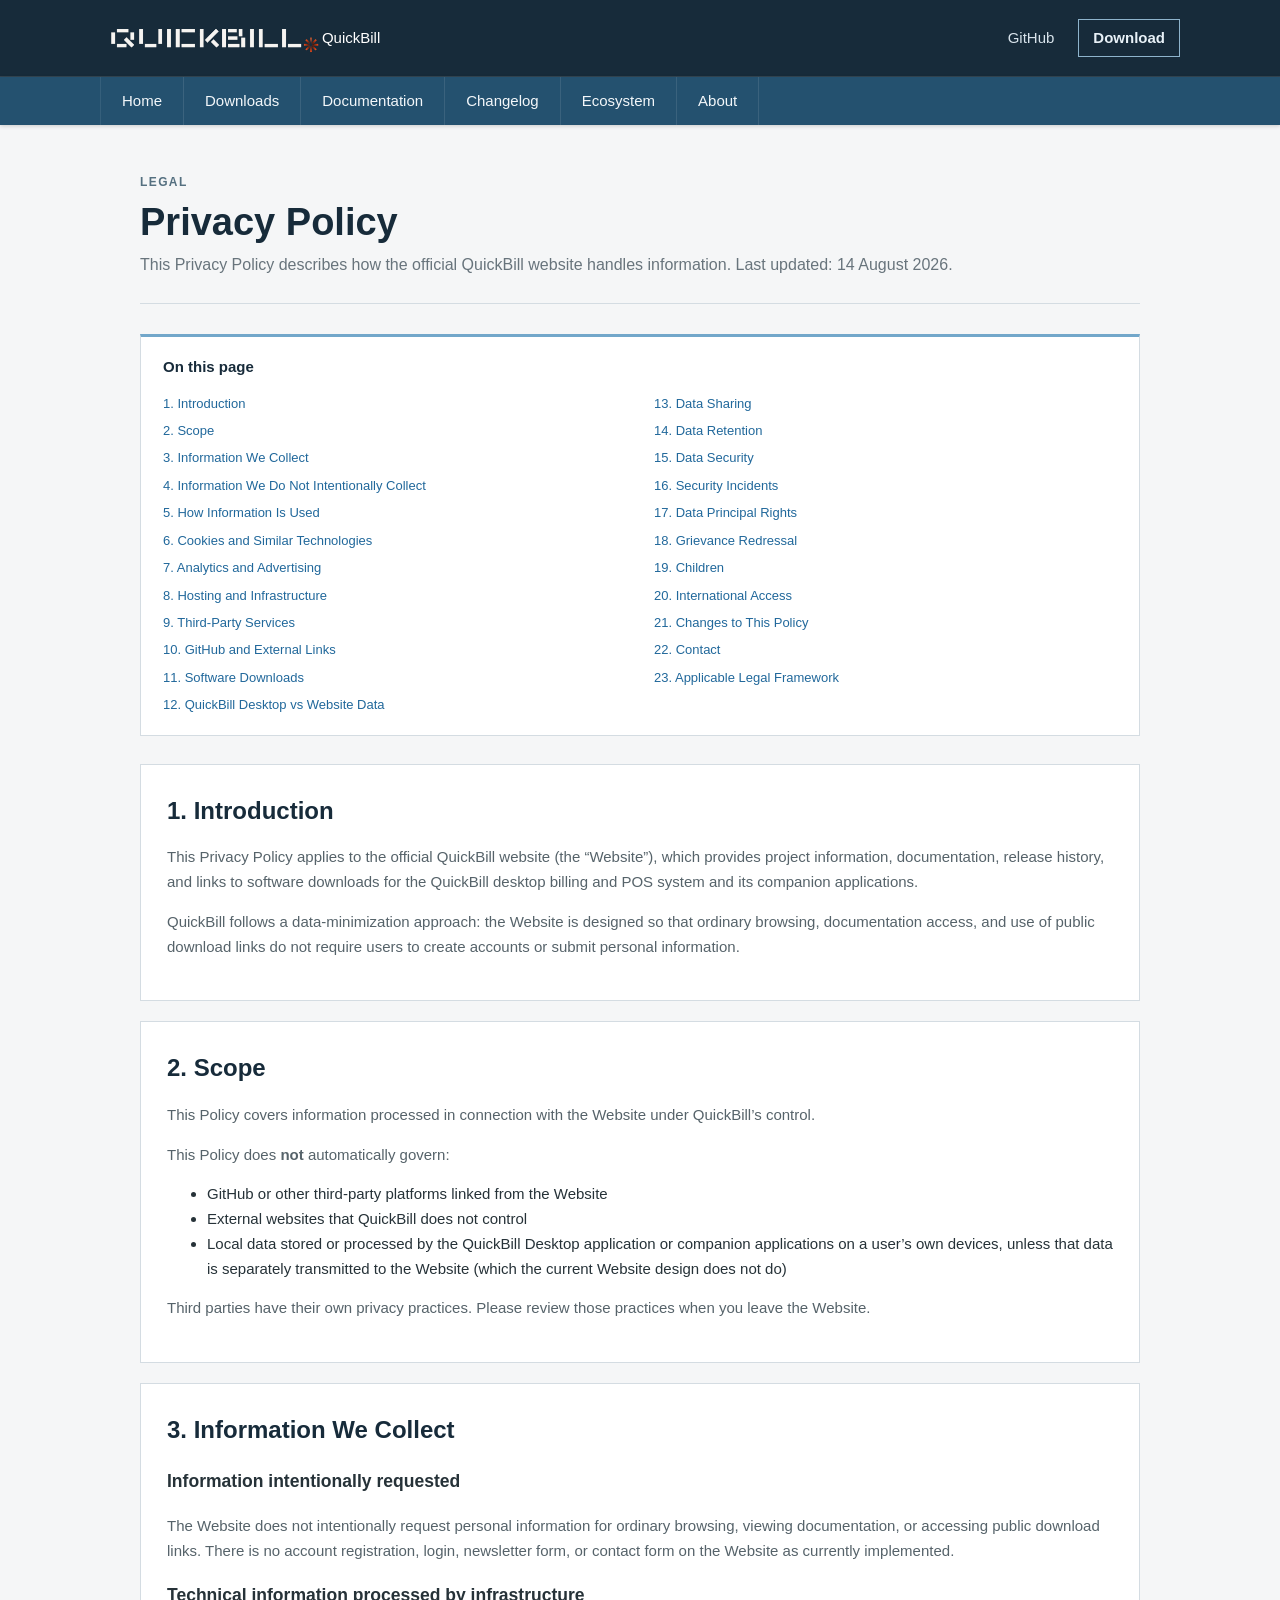
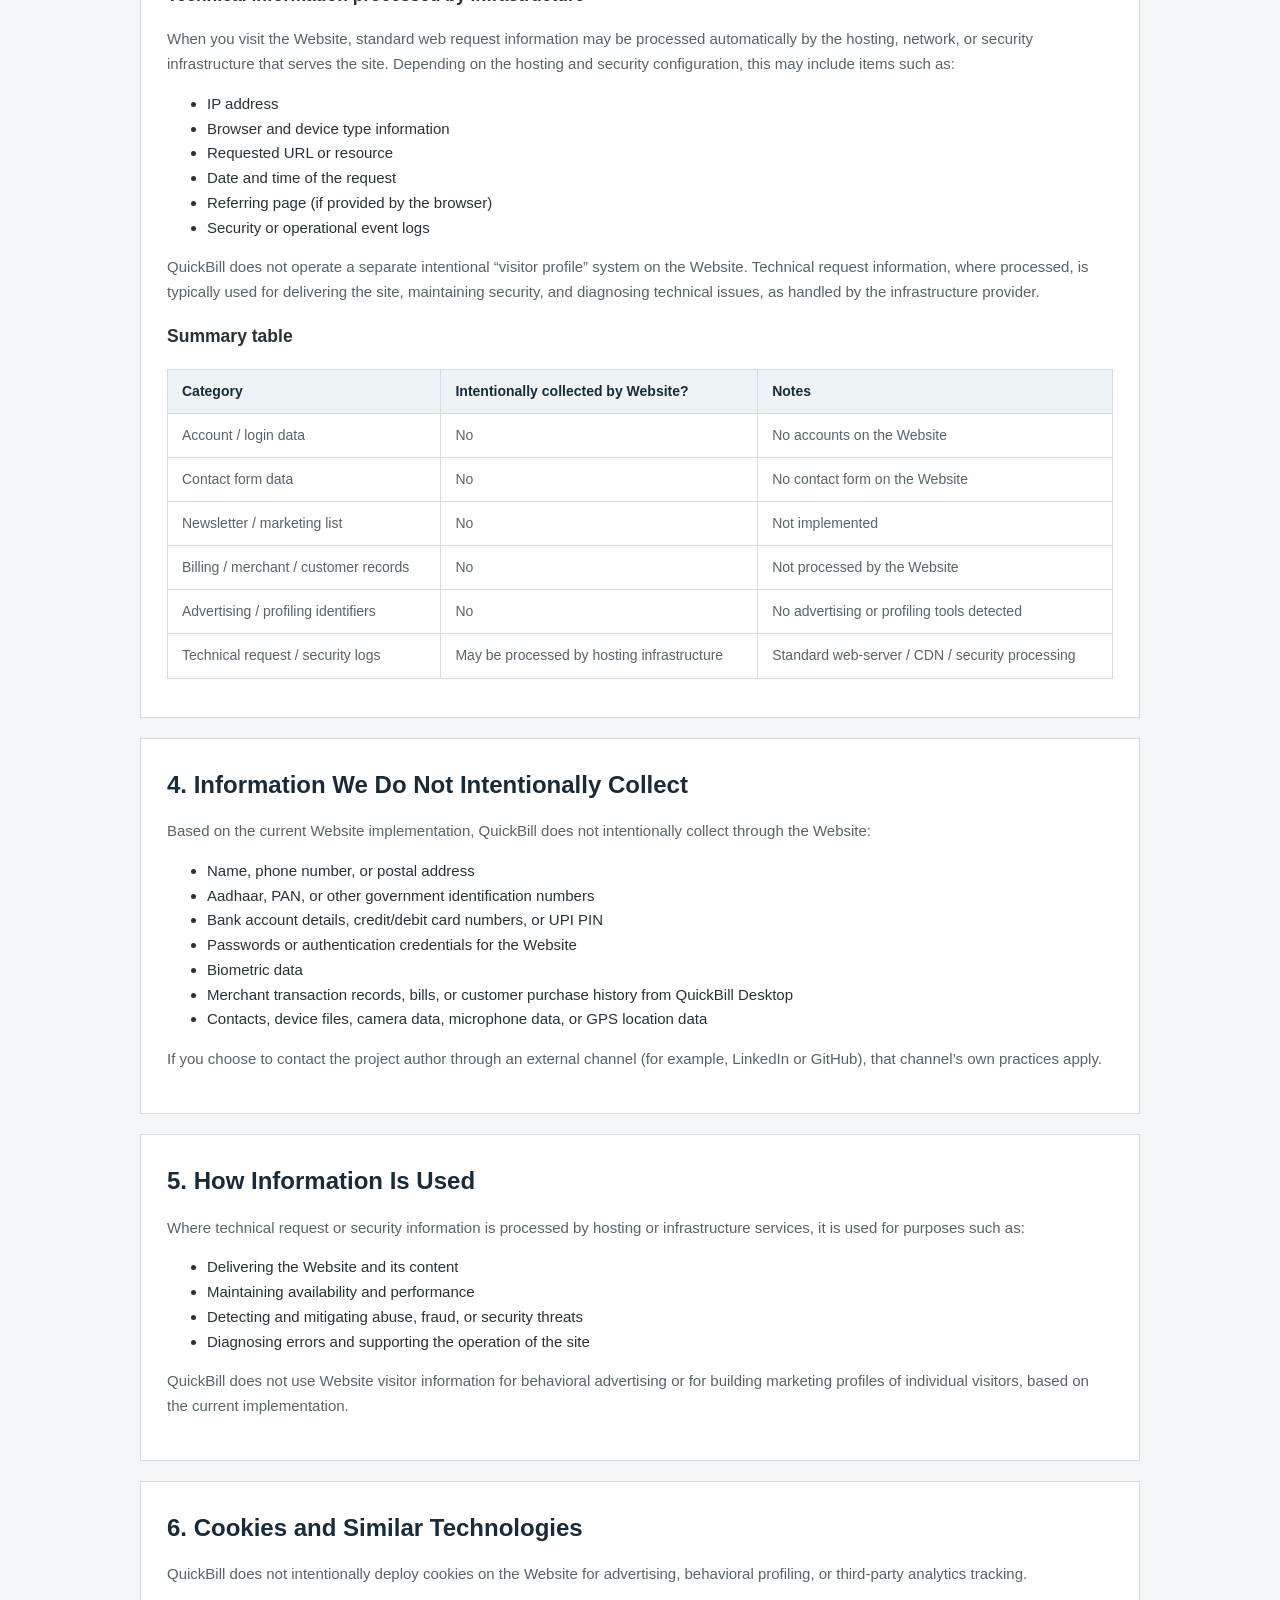
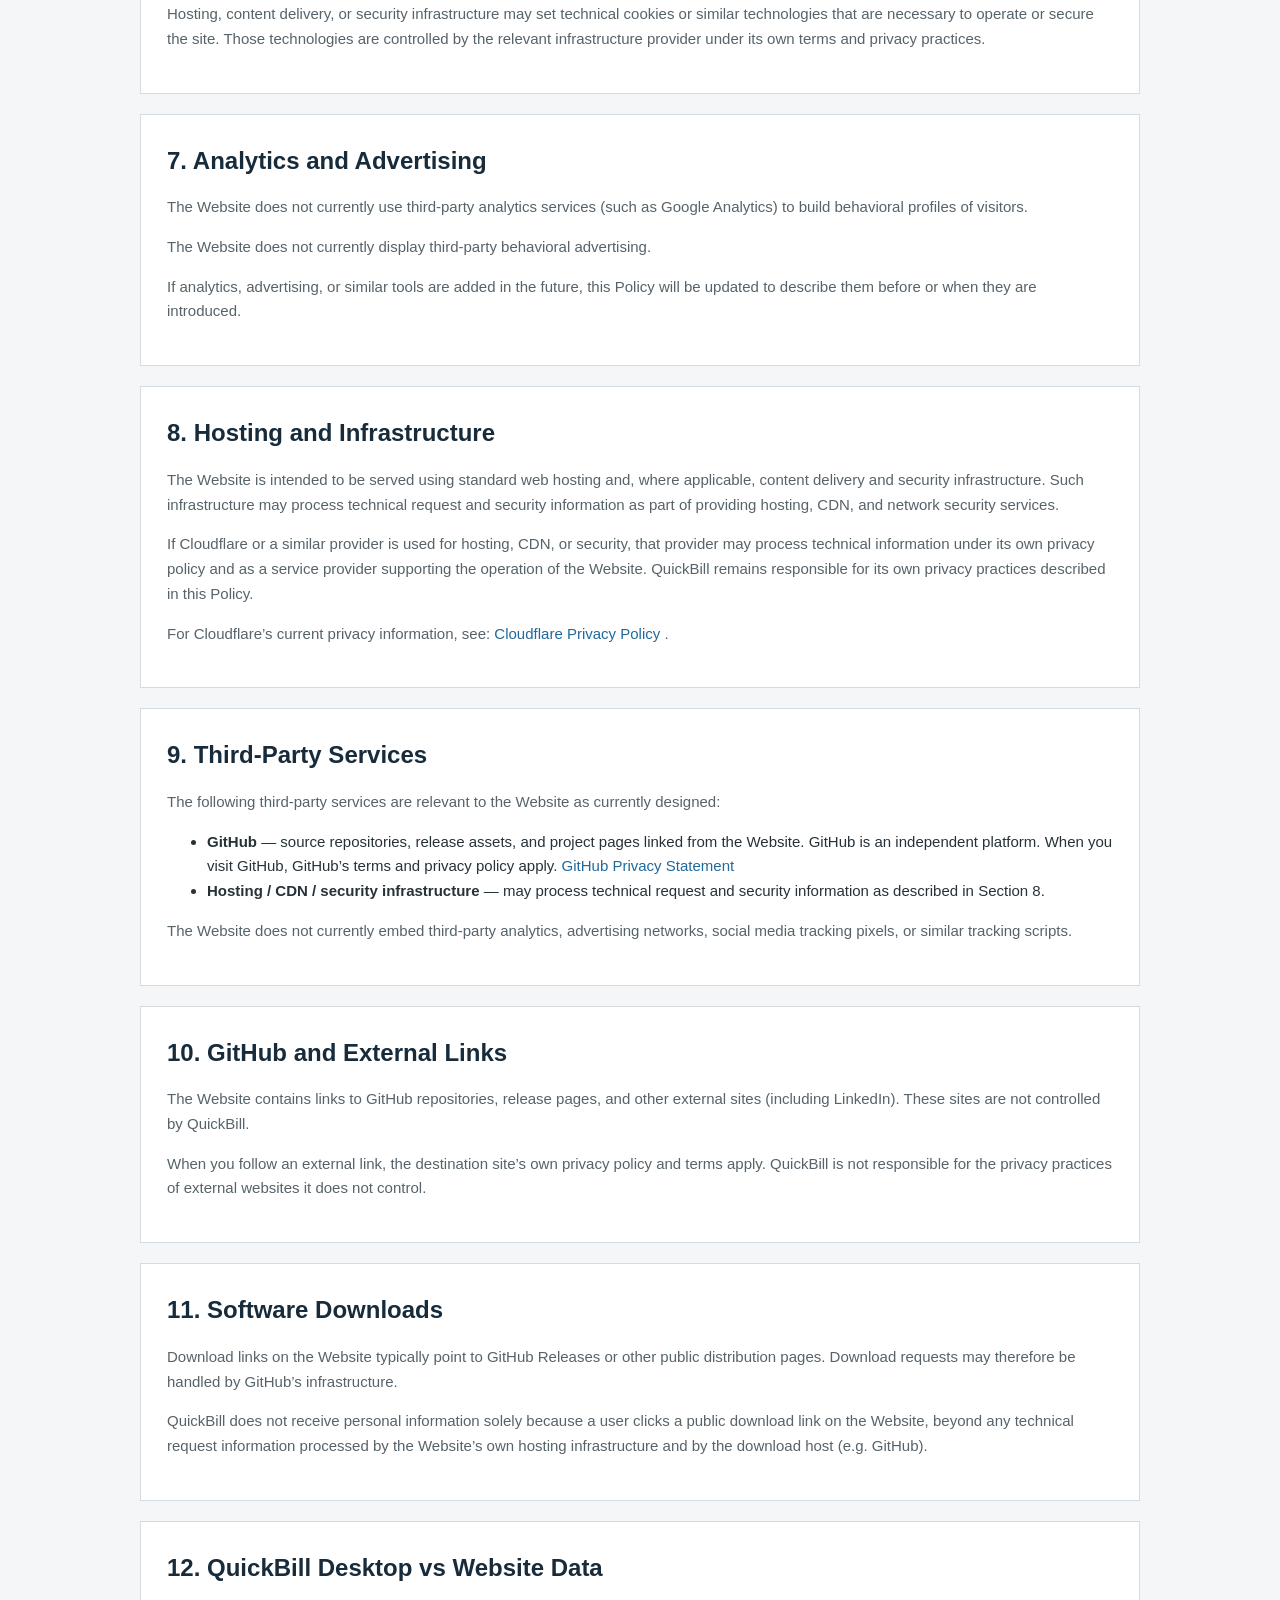
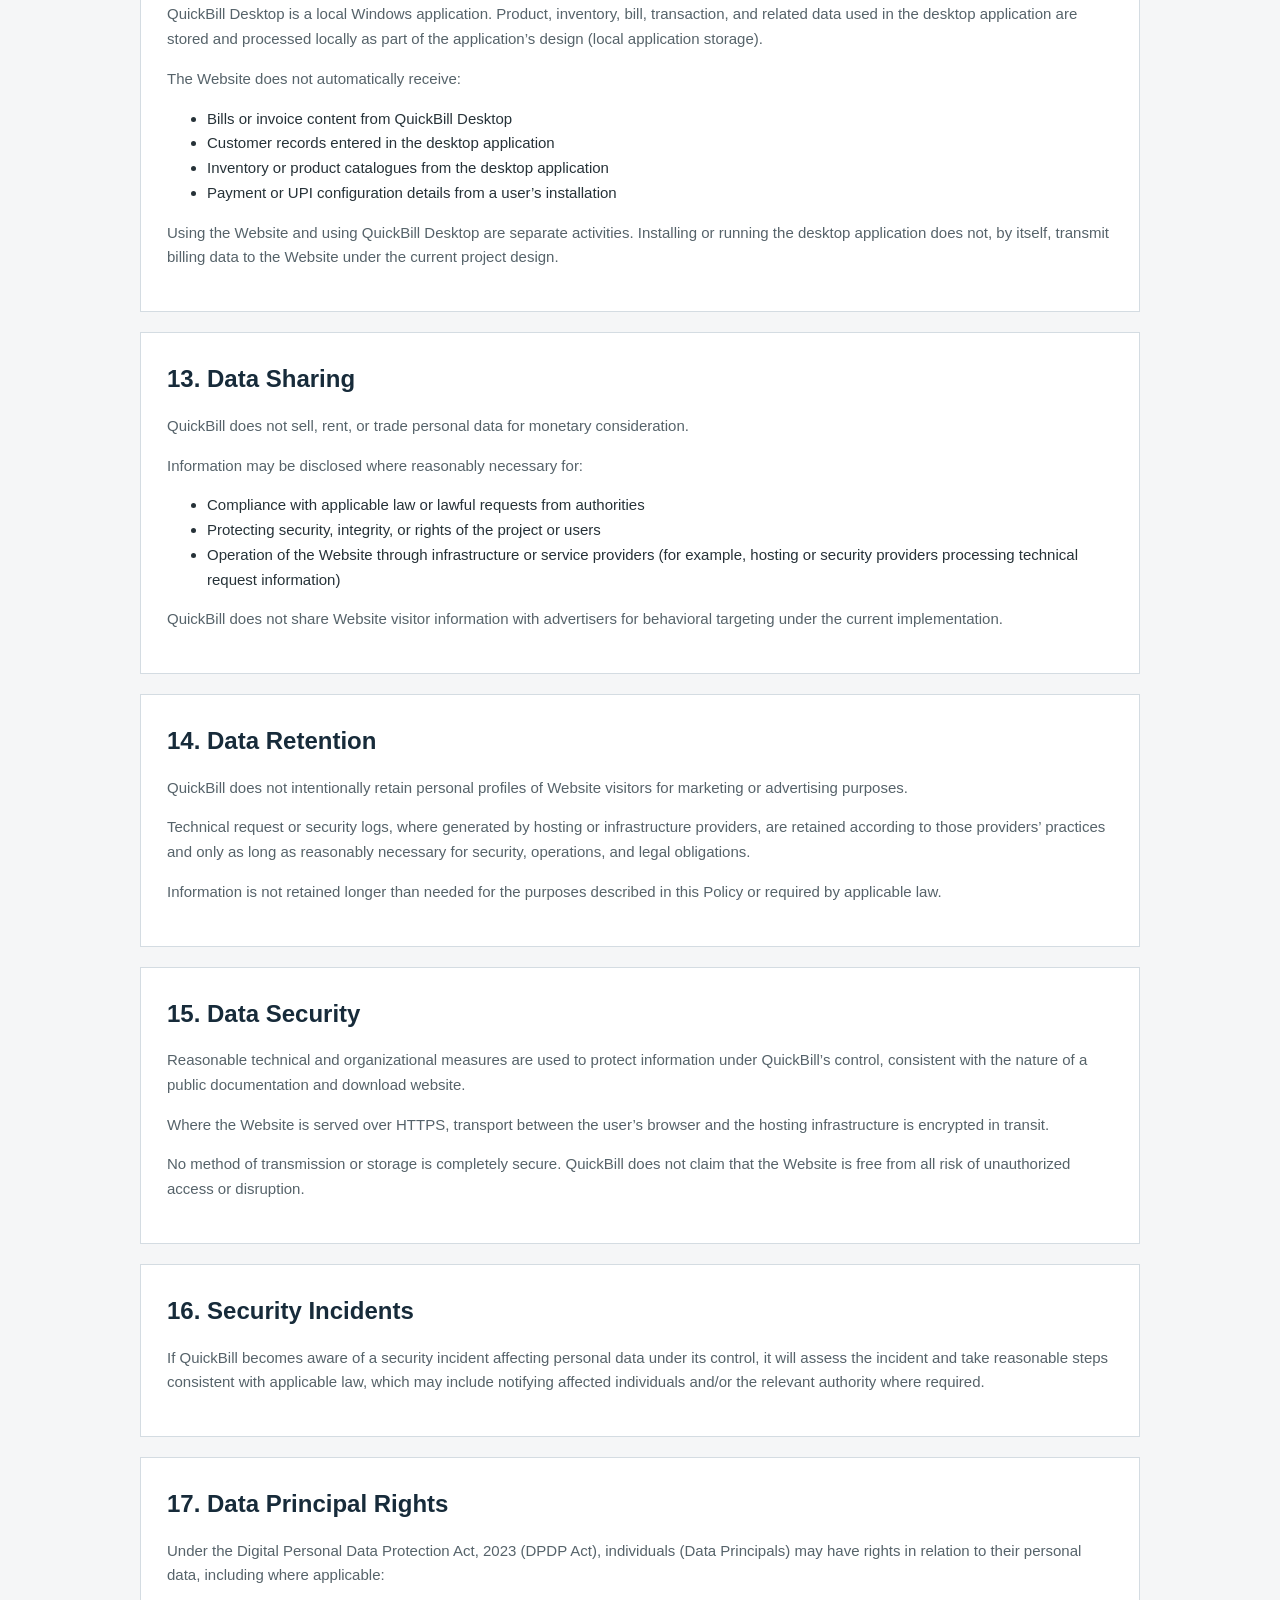
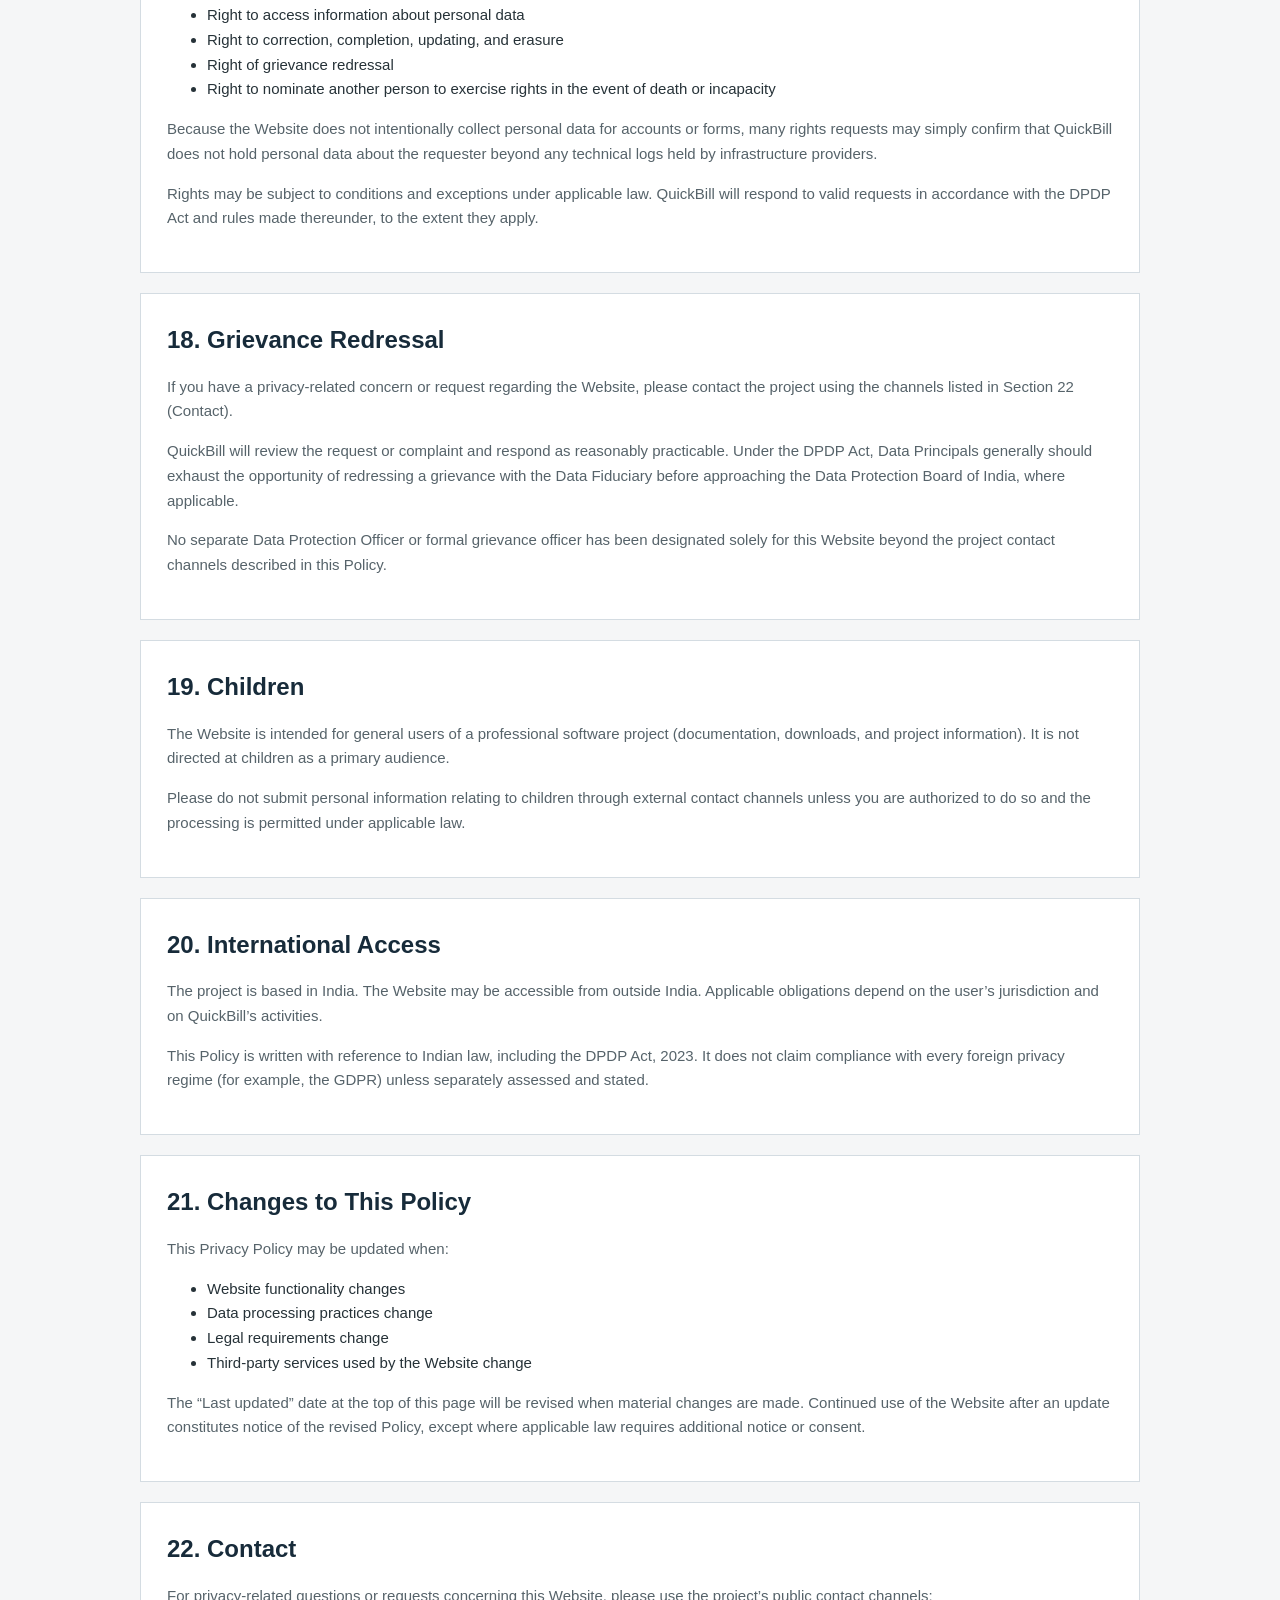
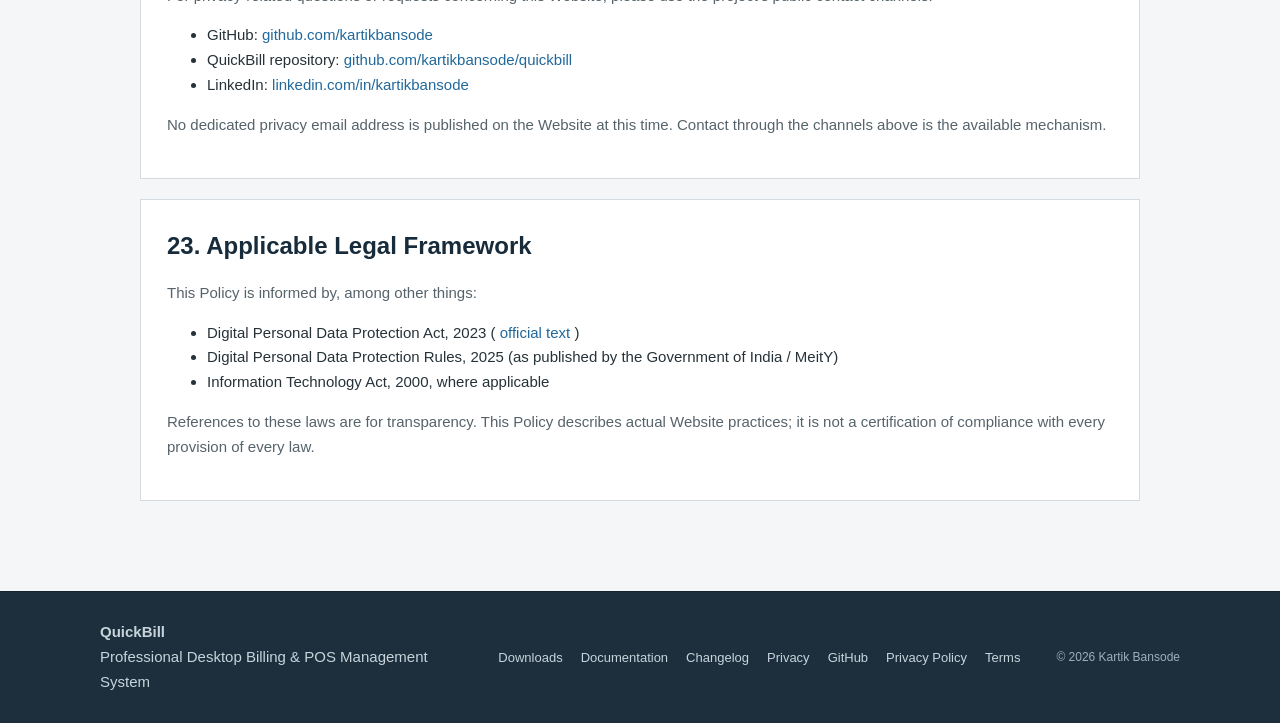
<file: public/privacy-policy.html>
<!doctype html>
<html lang="en">

<head>
  <meta charset="utf-8">
  <meta name="viewport" content="width=device-width, initial-scale=1">

  <meta name="description"
    content="Privacy Policy for the official QuickBill website. How the site handles information, third-party services, and user rights under applicable Indian law.">
  <meta name="keywords"
    content="QuickBill privacy policy, data protection, DPDP, website privacy">
  <meta name="author" content="Kartik Bansode">

  <title>Privacy Policy — QuickBill</title>

  <link rel="icon" type="image/x-icon" href="./assets/images/favicon.ico">
  <link rel="stylesheet" href="assets/css/style.css">
</head>

<body>

  <!-- =========================================================
       HEADER
  ========================================================== -->

  <header class="site-header">

    <div class="topbar">
      <div class="container topbar-inner">

        <a class="brand" href="index.html" aria-label="QuickBill home">
          <img class="brand-logo" src="assets/images/quickbill-logo.png" alt="QuickBill" width="42" height="42">
          <span class="brand-name">QuickBill</span>
        </a>

        <div class="top-links">
          <a href="https://github.com/kartikbansode/quickbill" target="_blank" rel="noopener noreferrer">
            GitHub
          </a>
          <a href="downloads.html" class="top-download">
            Download
          </a>
        </div>

      </div>
    </div>

    <nav class="main-nav" aria-label="Main navigation">
      <div class="container nav-inner">
        <a href="index.html">Home</a>
        <a href="downloads.html">Downloads</a>
        <a href="documentation.html">Documentation</a>
        <a href="changelog.html">Changelog</a>
        <a href="ecosystem.html">Ecosystem</a>
        <a href="about.html">About</a>
      </div>
    </nav>

  </header>


  <!-- =========================================================
       MAIN CONTENT
  ========================================================== -->

  <main class="page">

    <div class="container narrow">

      <div class="page-title">
        <p class="eyebrow">LEGAL</p>
        <h1>Privacy Policy</h1>
        <p>
          This Privacy Policy describes how the official QuickBill website
          handles information. Last updated: 14 August 2026.
        </p>
      </div>


      <!-- On this page -->
      <nav class="policy-toc" aria-label="Privacy policy contents">
        <h2 class="policy-toc-title">On this page</h2>
        <ul class="policy-toc-list">
          <li><a href="#introduction">1. Introduction</a></li>
          <li><a href="#scope">2. Scope</a></li>
          <li><a href="#information-collected">3. Information We Collect</a></li>
          <li><a href="#not-collected">4. Information We Do Not Intentionally Collect</a></li>
          <li><a href="#use">5. How Information Is Used</a></li>
          <li><a href="#cookies">6. Cookies and Similar Technologies</a></li>
          <li><a href="#analytics">7. Analytics and Advertising</a></li>
          <li><a href="#hosting">8. Hosting and Infrastructure</a></li>
          <li><a href="#third-parties">9. Third-Party Services</a></li>
          <li><a href="#github">10. GitHub and External Links</a></li>
          <li><a href="#downloads">11. Software Downloads</a></li>
          <li><a href="#desktop-vs-website">12. QuickBill Desktop vs Website Data</a></li>
          <li><a href="#sharing">13. Data Sharing</a></li>
          <li><a href="#retention">14. Data Retention</a></li>
          <li><a href="#security">15. Data Security</a></li>
          <li><a href="#incidents">16. Security Incidents</a></li>
          <li><a href="#rights">17. Data Principal Rights</a></li>
          <li><a href="#grievance">18. Grievance Redressal</a></li>
          <li><a href="#children">19. Children</a></li>
          <li><a href="#international">20. International Access</a></li>
          <li><a href="#changes">21. Changes to This Policy</a></li>
          <li><a href="#contact">22. Contact</a></li>
          <li><a href="#framework">23. Applicable Legal Framework</a></li>
        </ul>
      </nav>


      <!-- 1 -->
      <section id="introduction" class="standard-section">
        <h2>1. Introduction</h2>
        <p>
          This Privacy Policy applies to the official QuickBill website
          (the “Website”), which provides project information, documentation,
          release history, and links to software downloads for the QuickBill
          desktop billing and POS system and its companion applications.
        </p>
        <p>
          QuickBill follows a data-minimization approach: the Website is
          designed so that ordinary browsing, documentation access, and use of
          public download links do not require users to create accounts or
          submit personal information.
        </p>
      </section>


      <!-- 2 -->
      <section id="scope" class="standard-section">
        <h2>2. Scope</h2>
        <p>
          This Policy covers information processed in connection with the
          Website under QuickBill’s control.
        </p>
        <p>
          This Policy does <strong>not</strong> automatically govern:
        </p>
        <ul>
          <li>GitHub or other third-party platforms linked from the Website</li>
          <li>External websites that QuickBill does not control</li>
          <li>
            Local data stored or processed by the QuickBill Desktop application
            or companion applications on a user’s own devices, unless that
            data is separately transmitted to the Website (which the current
            Website design does not do)
          </li>
        </ul>
        <p>
          Third parties have their own privacy practices. Please review those
          practices when you leave the Website.
        </p>
      </section>


      <!-- 3 -->
      <section id="information-collected" class="standard-section">
        <h2>3. Information We Collect</h2>

        <h3>Information intentionally requested</h3>
        <p>
          The Website does not intentionally request personal information for
          ordinary browsing, viewing documentation, or accessing public
          download links. There is no account registration, login, newsletter
          form, or contact form on the Website as currently implemented.
        </p>

        <h3>Technical information processed by infrastructure</h3>
        <p>
          When you visit the Website, standard web request information may be
          processed automatically by the hosting, network, or security
          infrastructure that serves the site. Depending on the hosting and
          security configuration, this may include items such as:
        </p>
        <ul>
          <li>IP address</li>
          <li>Browser and device type information</li>
          <li>Requested URL or resource</li>
          <li>Date and time of the request</li>
          <li>Referring page (if provided by the browser)</li>
          <li>Security or operational event logs</li>
        </ul>
        <p>
          QuickBill does not operate a separate intentional “visitor profile”
          system on the Website. Technical request information, where processed,
          is typically used for delivering the site, maintaining security, and
          diagnosing technical issues, as handled by the infrastructure provider.
        </p>

        <h3>Summary table</h3>
        <div class="table-responsive">
          <table class="eco-table">
            <thead>
              <tr>
                <th>Category</th>
                <th>Intentionally collected by Website?</th>
                <th>Notes</th>
              </tr>
            </thead>
            <tbody>
              <tr>
                <td>Account / login data</td>
                <td>No</td>
                <td>No accounts on the Website</td>
              </tr>
              <tr>
                <td>Contact form data</td>
                <td>No</td>
                <td>No contact form on the Website</td>
              </tr>
              <tr>
                <td>Newsletter / marketing list</td>
                <td>No</td>
                <td>Not implemented</td>
              </tr>
              <tr>
                <td>Billing / merchant / customer records</td>
                <td>No</td>
                <td>Not processed by the Website</td>
              </tr>
              <tr>
                <td>Advertising / profiling identifiers</td>
                <td>No</td>
                <td>No advertising or profiling tools detected</td>
              </tr>
              <tr>
                <td>Technical request / security logs</td>
                <td>May be processed by hosting infrastructure</td>
                <td>Standard web-server / CDN / security processing</td>
              </tr>
            </tbody>
          </table>
        </div>
      </section>


      <!-- 4 -->
      <section id="not-collected" class="standard-section">
        <h2>4. Information We Do Not Intentionally Collect</h2>
        <p>
          Based on the current Website implementation, QuickBill does not
          intentionally collect through the Website:
        </p>
        <ul>
          <li>Name, phone number, or postal address</li>
          <li>Aadhaar, PAN, or other government identification numbers</li>
          <li>Bank account details, credit/debit card numbers, or UPI PIN</li>
          <li>Passwords or authentication credentials for the Website</li>
          <li>Biometric data</li>
          <li>Merchant transaction records, bills, or customer purchase history from QuickBill Desktop</li>
          <li>Contacts, device files, camera data, microphone data, or GPS location data</li>
        </ul>
        <p>
          If you choose to contact the project author through an external
          channel (for example, LinkedIn or GitHub), that channel’s own
          practices apply.
        </p>
      </section>


      <!-- 5 -->
      <section id="use" class="standard-section">
        <h2>5. How Information Is Used</h2>
        <p>
          Where technical request or security information is processed by
          hosting or infrastructure services, it is used for purposes such as:
        </p>
        <ul>
          <li>Delivering the Website and its content</li>
          <li>Maintaining availability and performance</li>
          <li>Detecting and mitigating abuse, fraud, or security threats</li>
          <li>Diagnosing errors and supporting the operation of the site</li>
        </ul>
        <p>
          QuickBill does not use Website visitor information for behavioral
          advertising or for building marketing profiles of individual visitors,
          based on the current implementation.
        </p>
      </section>


      <!-- 6 -->
      <section id="cookies" class="standard-section">
        <h2>6. Cookies and Similar Technologies</h2>
        <p>
          QuickBill does not intentionally deploy cookies on the Website for
          advertising, behavioral profiling, or third-party analytics tracking.
        </p>
        <p>
          Hosting, content delivery, or security infrastructure may set
          technical cookies or similar technologies that are necessary to
          operate or secure the site. Those technologies are controlled by the
          relevant infrastructure provider under its own terms and privacy
          practices.
        </p>
      </section>


      <!-- 7 -->
      <section id="analytics" class="standard-section">
        <h2>7. Analytics and Advertising</h2>
        <p>
          The Website does not currently use third-party analytics services
          (such as Google Analytics) to build behavioral profiles of visitors.
        </p>
        <p>
          The Website does not currently display third-party behavioral
          advertising.
        </p>
        <p>
          If analytics, advertising, or similar tools are added in the future,
          this Policy will be updated to describe them before or when they are
          introduced.
        </p>
      </section>


      <!-- 8 -->
      <section id="hosting" class="standard-section">
        <h2>8. Hosting and Infrastructure</h2>
        <p>
          The Website is intended to be served using standard web hosting and,
          where applicable, content delivery and security infrastructure. Such
          infrastructure may process technical request and security information
          as part of providing hosting, CDN, and network security services.
        </p>
        <p>
          If Cloudflare or a similar provider is used for hosting, CDN, or
          security, that provider may process technical information under its
          own privacy policy and as a service provider supporting the
          operation of the Website. QuickBill remains responsible for its own
          privacy practices described in this Policy.
        </p>
        <p>
          For Cloudflare’s current privacy information, see:
          <a href="https://www.cloudflare.com/privacypolicy/" target="_blank" rel="noopener noreferrer">
            Cloudflare Privacy Policy
          </a>.
        </p>
      </section>


      <!-- 9 -->
      <section id="third-parties" class="standard-section">
        <h2>9. Third-Party Services</h2>
        <p>
          The following third-party services are relevant to the Website as
          currently designed:
        </p>
        <ul>
          <li>
            <strong>GitHub</strong> — source repositories, release assets, and
            project pages linked from the Website. GitHub is an independent
            platform. When you visit GitHub, GitHub’s terms and privacy policy
            apply.
            <a href="https://docs.github.com/en/site-policy/privacy-policies/github-privacy-statement" target="_blank" rel="noopener noreferrer">
              GitHub Privacy Statement
            </a>
          </li>
          <li>
            <strong>Hosting / CDN / security infrastructure</strong> — may
            process technical request and security information as described in
            Section 8.
          </li>
        </ul>
        <p>
          The Website does not currently embed third-party analytics, advertising
          networks, social media tracking pixels, or similar tracking scripts.
        </p>
      </section>


      <!-- 10 -->
      <section id="github" class="standard-section">
        <h2>10. GitHub and External Links</h2>
        <p>
          The Website contains links to GitHub repositories, release pages, and
          other external sites (including LinkedIn). These sites are not
          controlled by QuickBill.
        </p>
        <p>
          When you follow an external link, the destination site’s own privacy
          policy and terms apply. QuickBill is not responsible for the privacy
          practices of external websites it does not control.
        </p>
      </section>


      <!-- 11 -->
      <section id="downloads" class="standard-section">
        <h2>11. Software Downloads</h2>
        <p>
          Download links on the Website typically point to GitHub Releases or
          other public distribution pages. Download requests may therefore be
          handled by GitHub’s infrastructure.
        </p>
        <p>
          QuickBill does not receive personal information solely because a user
          clicks a public download link on the Website, beyond any technical
          request information processed by the Website’s own hosting
          infrastructure and by the download host (e.g. GitHub).
        </p>
      </section>


      <!-- 12 -->
      <section id="desktop-vs-website" class="standard-section">
        <h2>12. QuickBill Desktop vs Website Data</h2>
        <p>
          QuickBill Desktop is a local Windows application. Product, inventory,
          bill, transaction, and related data used in the desktop application
          are stored and processed locally as part of the application’s design
          (local application storage).
        </p>
        <p>
          The Website does not automatically receive:
        </p>
        <ul>
          <li>Bills or invoice content from QuickBill Desktop</li>
          <li>Customer records entered in the desktop application</li>
          <li>Inventory or product catalogues from the desktop application</li>
          <li>Payment or UPI configuration details from a user’s installation</li>
        </ul>
        <p>
          Using the Website and using QuickBill Desktop are separate activities.
          Installing or running the desktop application does not, by itself,
          transmit billing data to the Website under the current project design.
        </p>
      </section>


      <!-- 13 -->
      <section id="sharing" class="standard-section">
        <h2>13. Data Sharing</h2>
        <p>
          QuickBill does not sell, rent, or trade personal data for monetary
          consideration.
        </p>
        <p>
          Information may be disclosed where reasonably necessary for:
        </p>
        <ul>
          <li>Compliance with applicable law or lawful requests from authorities</li>
          <li>Protecting security, integrity, or rights of the project or users</li>
          <li>
            Operation of the Website through infrastructure or service providers
            (for example, hosting or security providers processing technical
            request information)
          </li>
        </ul>
        <p>
          QuickBill does not share Website visitor information with advertisers
          for behavioral targeting under the current implementation.
        </p>
      </section>


      <!-- 14 -->
      <section id="retention" class="standard-section">
        <h2>14. Data Retention</h2>
        <p>
          QuickBill does not intentionally retain personal profiles of Website
          visitors for marketing or advertising purposes.
        </p>
        <p>
          Technical request or security logs, where generated by hosting or
          infrastructure providers, are retained according to those providers’
          practices and only as long as reasonably necessary for security,
          operations, and legal obligations.
        </p>
        <p>
          Information is not retained longer than needed for the purposes
          described in this Policy or required by applicable law.
        </p>
      </section>


      <!-- 15 -->
      <section id="security" class="standard-section">
        <h2>15. Data Security</h2>
        <p>
          Reasonable technical and organizational measures are used to protect
          information under QuickBill’s control, consistent with the nature of
          a public documentation and download website.
        </p>
        <p>
          Where the Website is served over HTTPS, transport between the user’s
          browser and the hosting infrastructure is encrypted in transit.
        </p>
        <p>
          No method of transmission or storage is completely secure. QuickBill
          does not claim that the Website is free from all risk of unauthorized
          access or disruption.
        </p>
      </section>


      <!-- 16 -->
      <section id="incidents" class="standard-section">
        <h2>16. Security Incidents</h2>
        <p>
          If QuickBill becomes aware of a security incident affecting personal
          data under its control, it will assess the incident and take
          reasonable steps consistent with applicable law, which may include
          notifying affected individuals and/or the relevant authority where
          required.
        </p>
      </section>


      <!-- 17 -->
      <section id="rights" class="standard-section">
        <h2>17. Data Principal Rights</h2>
        <p>
          Under the Digital Personal Data Protection Act, 2023 (DPDP Act),
          individuals (Data Principals) may have rights in relation to their
          personal data, including where applicable:
        </p>
        <ul>
          <li>Right to access information about personal data</li>
          <li>Right to correction, completion, updating, and erasure</li>
          <li>Right of grievance redressal</li>
          <li>Right to nominate another person to exercise rights in the event of death or incapacity</li>
        </ul>
        <p>
          Because the Website does not intentionally collect personal data for
          accounts or forms, many rights requests may simply confirm that
          QuickBill does not hold personal data about the requester beyond any
          technical logs held by infrastructure providers.
        </p>
        <p>
          Rights may be subject to conditions and exceptions under applicable
          law. QuickBill will respond to valid requests in accordance with the
          DPDP Act and rules made thereunder, to the extent they apply.
        </p>
      </section>


      <!-- 18 -->
      <section id="grievance" class="standard-section">
        <h2>18. Grievance Redressal</h2>
        <p>
          If you have a privacy-related concern or request regarding the
          Website, please contact the project using the channels listed in
          Section 22 (Contact).
        </p>
        <p>
          QuickBill will review the request or complaint and respond as
          reasonably practicable. Under the DPDP Act, Data Principals generally
          should exhaust the opportunity of redressing a grievance with the
          Data Fiduciary before approaching the Data Protection Board of India,
          where applicable.
        </p>
        <p>
          No separate Data Protection Officer or formal grievance officer has
          been designated solely for this Website beyond the project contact
          channels described in this Policy.
        </p>
      </section>


      <!-- 19 -->
      <section id="children" class="standard-section">
        <h2>19. Children</h2>
        <p>
          The Website is intended for general users of a professional software
          project (documentation, downloads, and project information). It is
          not directed at children as a primary audience.
        </p>
        <p>
          Please do not submit personal information relating to children
          through external contact channels unless you are authorized to do so
          and the processing is permitted under applicable law.
        </p>
      </section>


      <!-- 20 -->
      <section id="international" class="standard-section">
        <h2>20. International Access</h2>
        <p>
          The project is based in India. The Website may be accessible from
          outside India. Applicable obligations depend on the user’s
          jurisdiction and on QuickBill’s activities.
        </p>
        <p>
          This Policy is written with reference to Indian law, including the
          DPDP Act, 2023. It does not claim compliance with every foreign
          privacy regime (for example, the GDPR) unless separately assessed and
          stated.
        </p>
      </section>


      <!-- 21 -->
      <section id="changes" class="standard-section">
        <h2>21. Changes to This Policy</h2>
        <p>
          This Privacy Policy may be updated when:
        </p>
        <ul>
          <li>Website functionality changes</li>
          <li>Data processing practices change</li>
          <li>Legal requirements change</li>
          <li>Third-party services used by the Website change</li>
        </ul>
        <p>
          The “Last updated” date at the top of this page will be revised when
          material changes are made. Continued use of the Website after an
          update constitutes notice of the revised Policy, except where
          applicable law requires additional notice or consent.
        </p>
      </section>


      <!-- 22 -->
      <section id="contact" class="standard-section">
        <h2>22. Contact</h2>
        <p>
          For privacy-related questions or requests concerning this Website,
          please use the project’s public contact channels:
        </p>
        <ul>
          <li>
            GitHub:
            <a href="https://github.com/kartikbansode" target="_blank" rel="noopener noreferrer">
              github.com/kartikbansode
            </a>
          </li>
          <li>
            QuickBill repository:
            <a href="https://github.com/kartikbansode/quickbill" target="_blank" rel="noopener noreferrer">
              github.com/kartikbansode/quickbill
            </a>
          </li>
          <li>
            LinkedIn:
            <a href="https://www.linkedin.com/in/kartikbansode" target="_blank" rel="noopener noreferrer">
              linkedin.com/in/kartikbansode
            </a>
          </li>
        </ul>
        <p>
          No dedicated privacy email address is published on the Website at
          this time. Contact through the channels above is the available
          mechanism.
        </p>
      </section>


      <!-- 23 -->
      <section id="framework" class="standard-section">
        <h2>23. Applicable Legal Framework</h2>
        <p>
          This Policy is informed by, among other things:
        </p>
        <ul>
          <li>
            Digital Personal Data Protection Act, 2023
            (<a href="https://www.meity.gov.in/static/uploads/2024/02/Digital-Personal-Data-Protection-Act-2023.pdf" target="_blank" rel="noopener noreferrer">
              official text
            </a>)
          </li>
          <li>
            Digital Personal Data Protection Rules, 2025
            (as published by the Government of India / MeitY)
          </li>
          <li>
            Information Technology Act, 2000, where applicable
          </li>
        </ul>
        <p>
          References to these laws are for transparency. This Policy describes
          actual Website practices; it is not a certification of compliance
          with every provision of every law.
        </p>
      </section>

    </div>

  </main>


  <!-- =========================================================
       FOOTER
  ========================================================== -->

  <footer class="site-footer">

    <div class="container footer-inner">

      <div>
        <strong>QuickBill</strong>
        <br>
        <span>Professional Desktop Billing &amp; POS Management System</span>
      </div>

      <div class="footer-links">
        <a href="downloads.html">Downloads</a>
        <a href="documentation.html">Documentation</a>
        <a href="changelog.html">Changelog</a>
        <a href="privacy.html">Privacy</a>
        <a href="https://github.com/kartikbansode/quickbill" target="_blank" rel="noopener noreferrer">GitHub</a>
        <a href="privacy-policy.html">Privacy Policy</a>
        <a href="terms.html">Terms</a>
      </div>

      <div class="copyright">
        &copy; 2026 Kartik Bansode
      </div>

    </div>

  </footer>

</body>

</html>
</file>
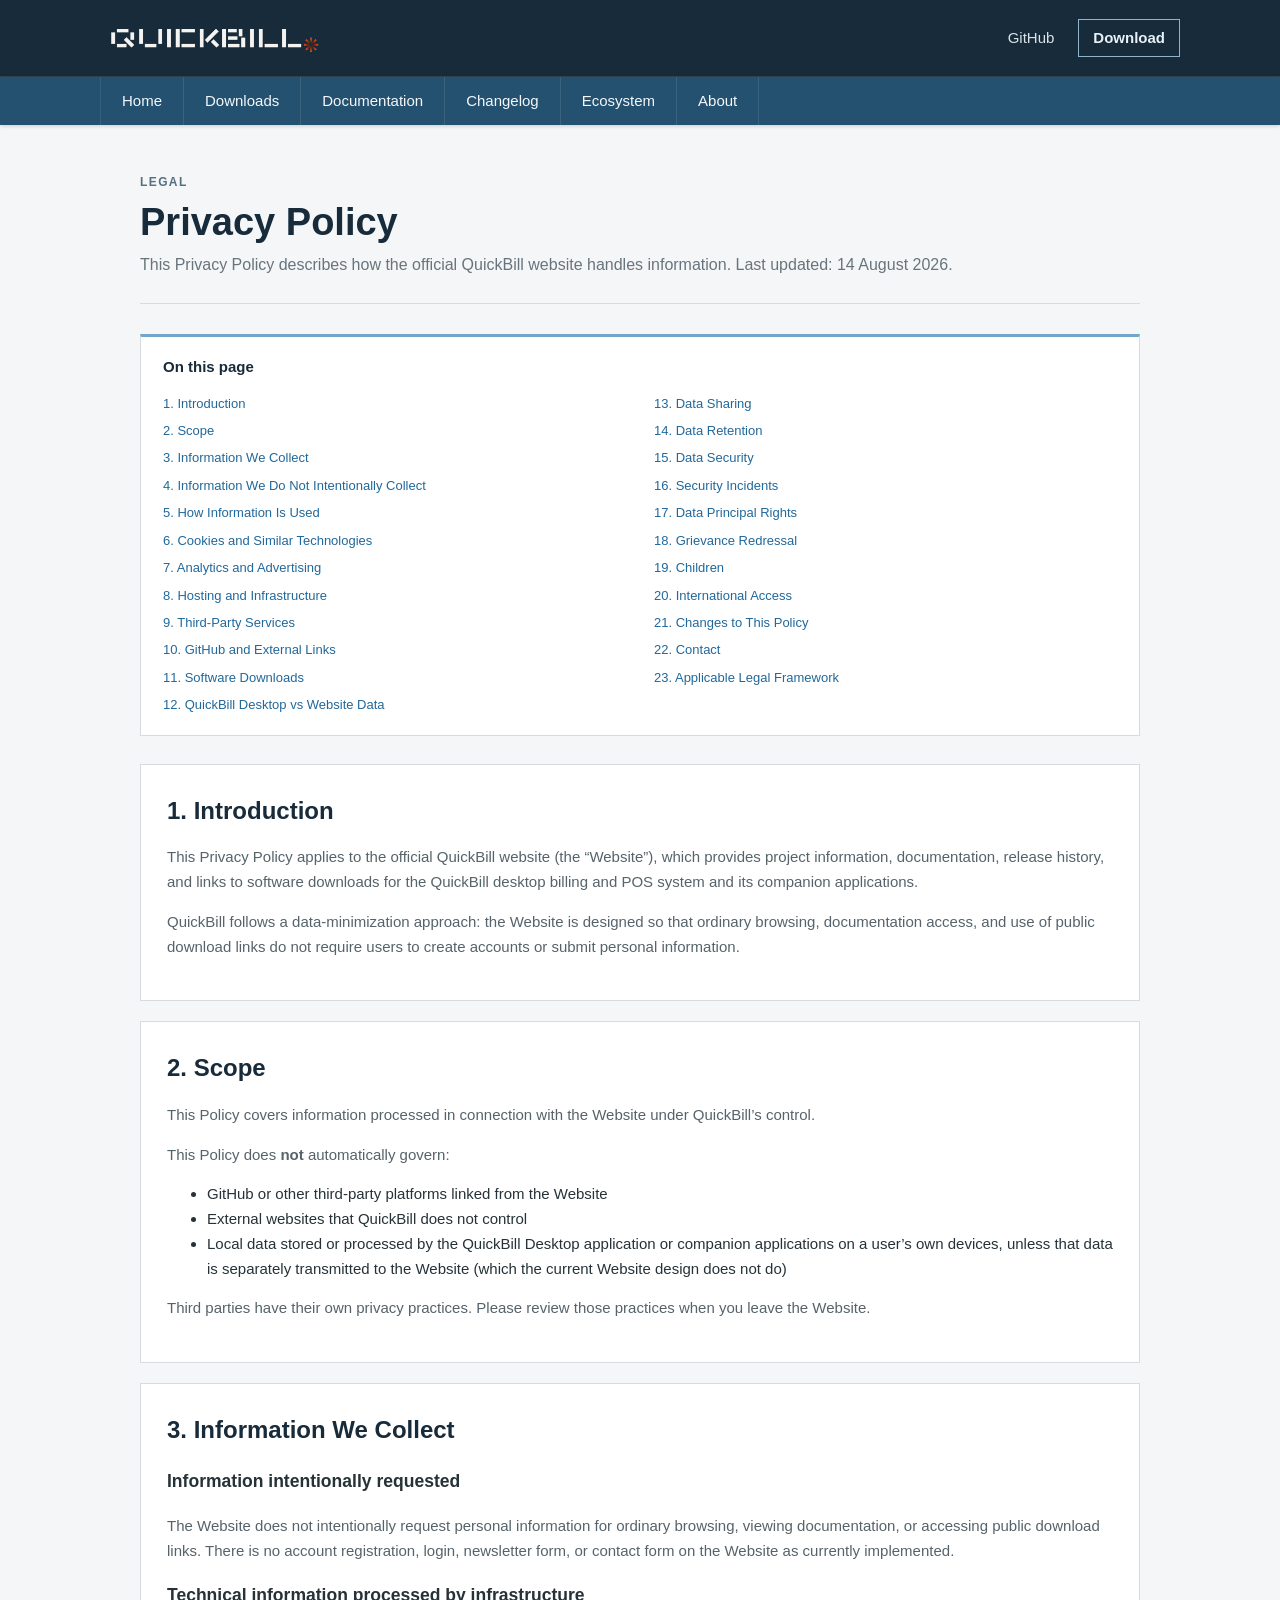
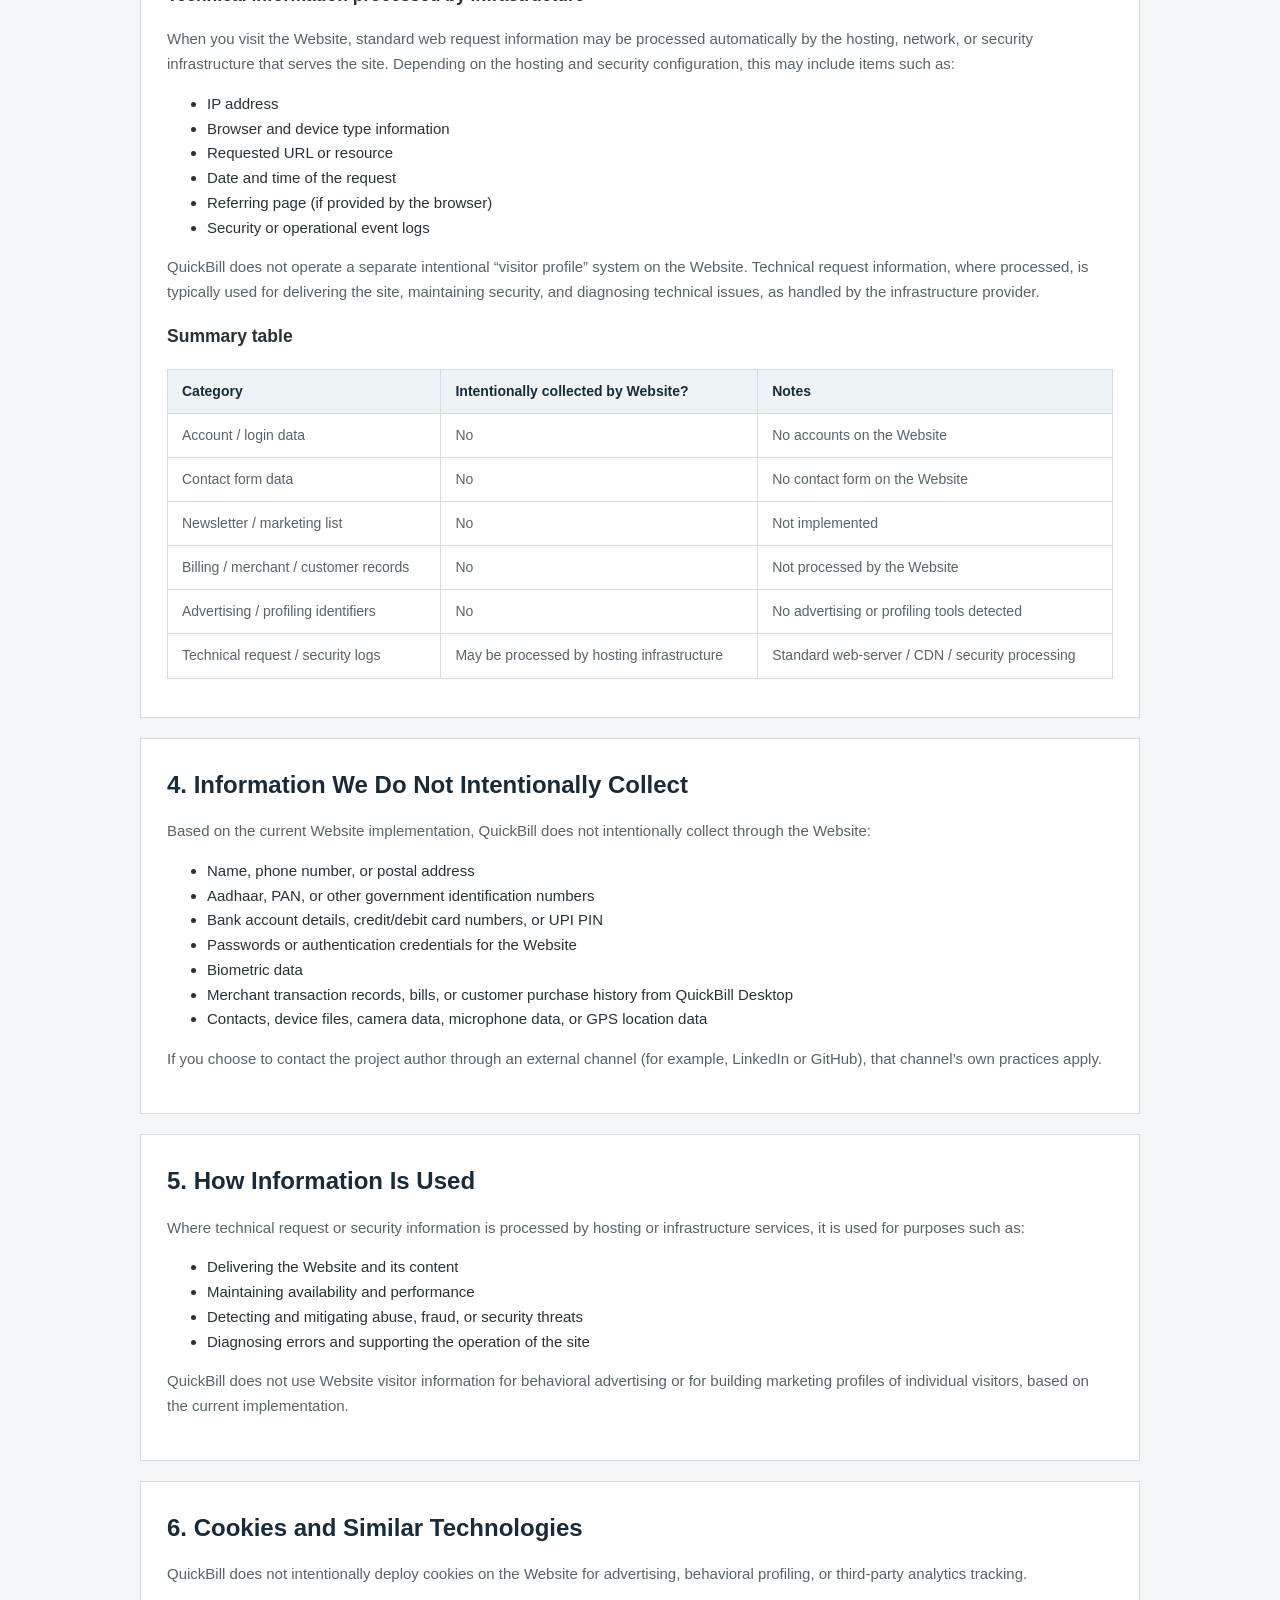
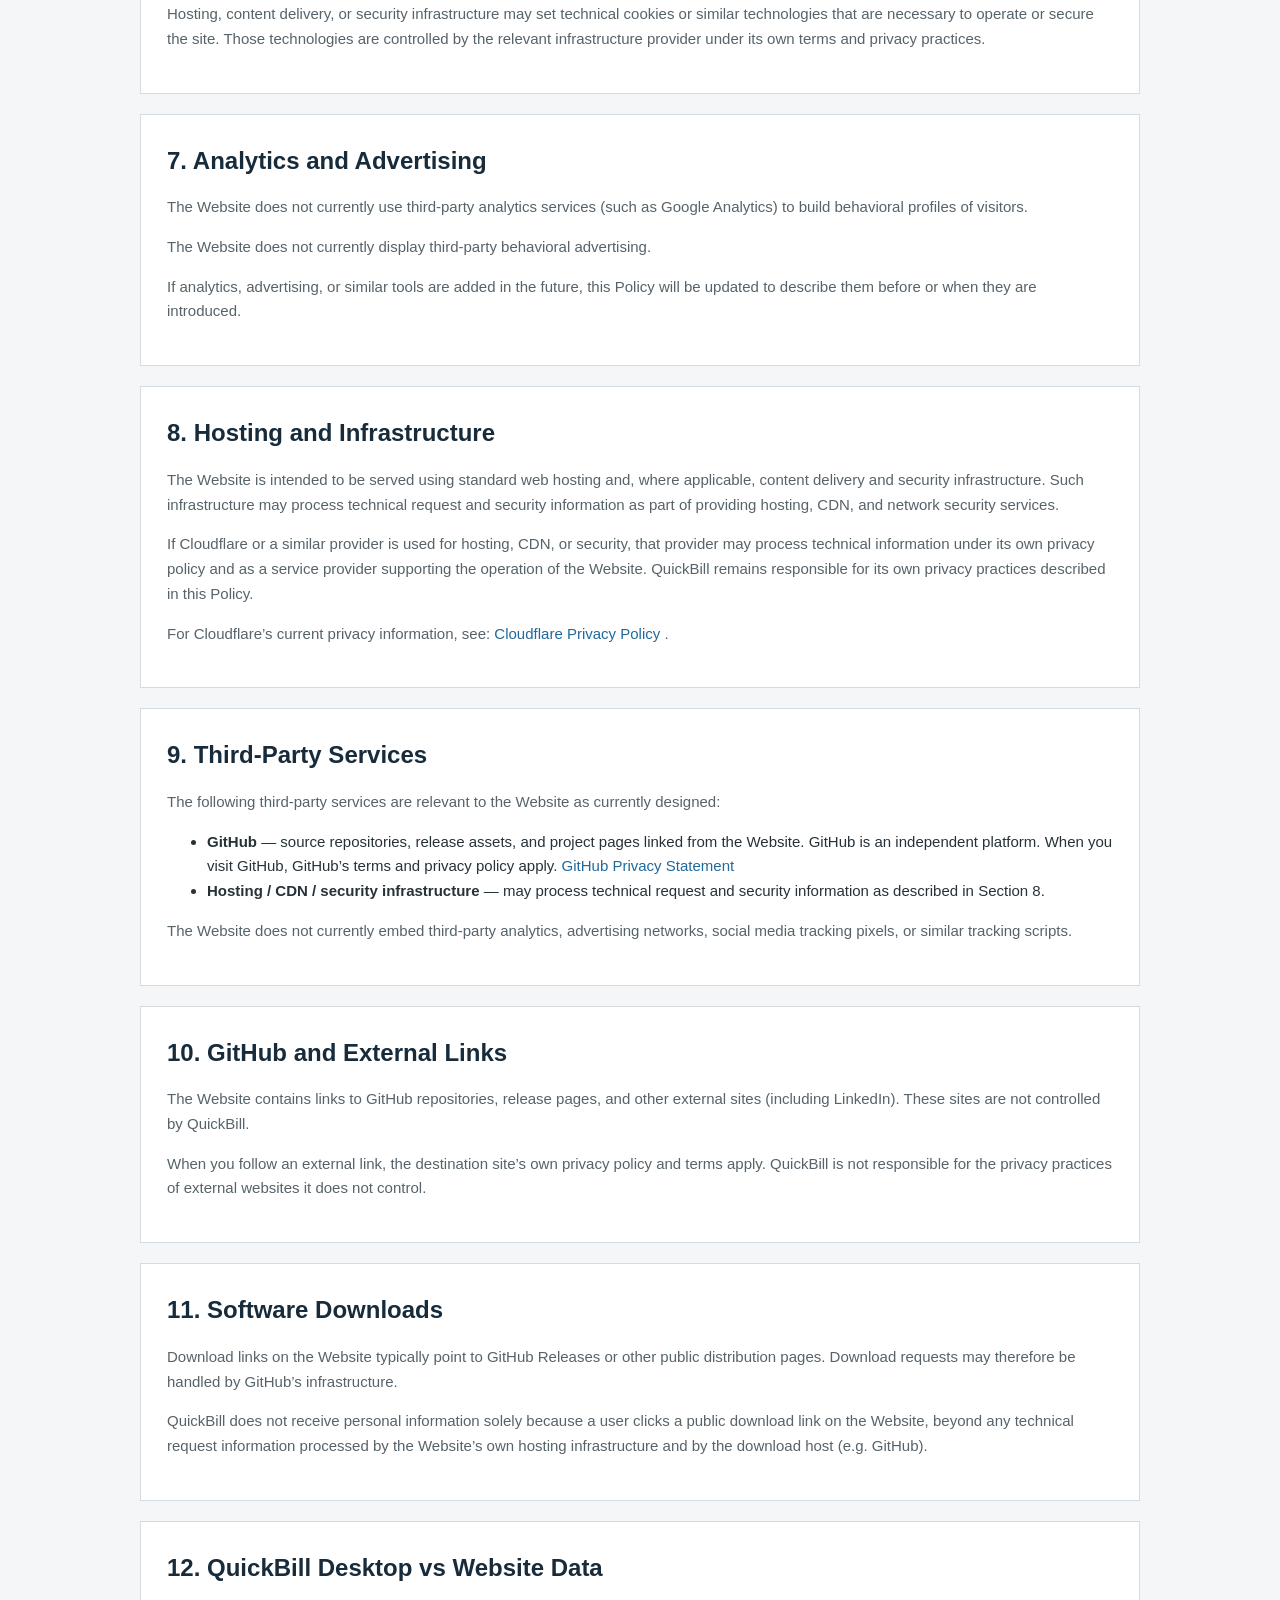
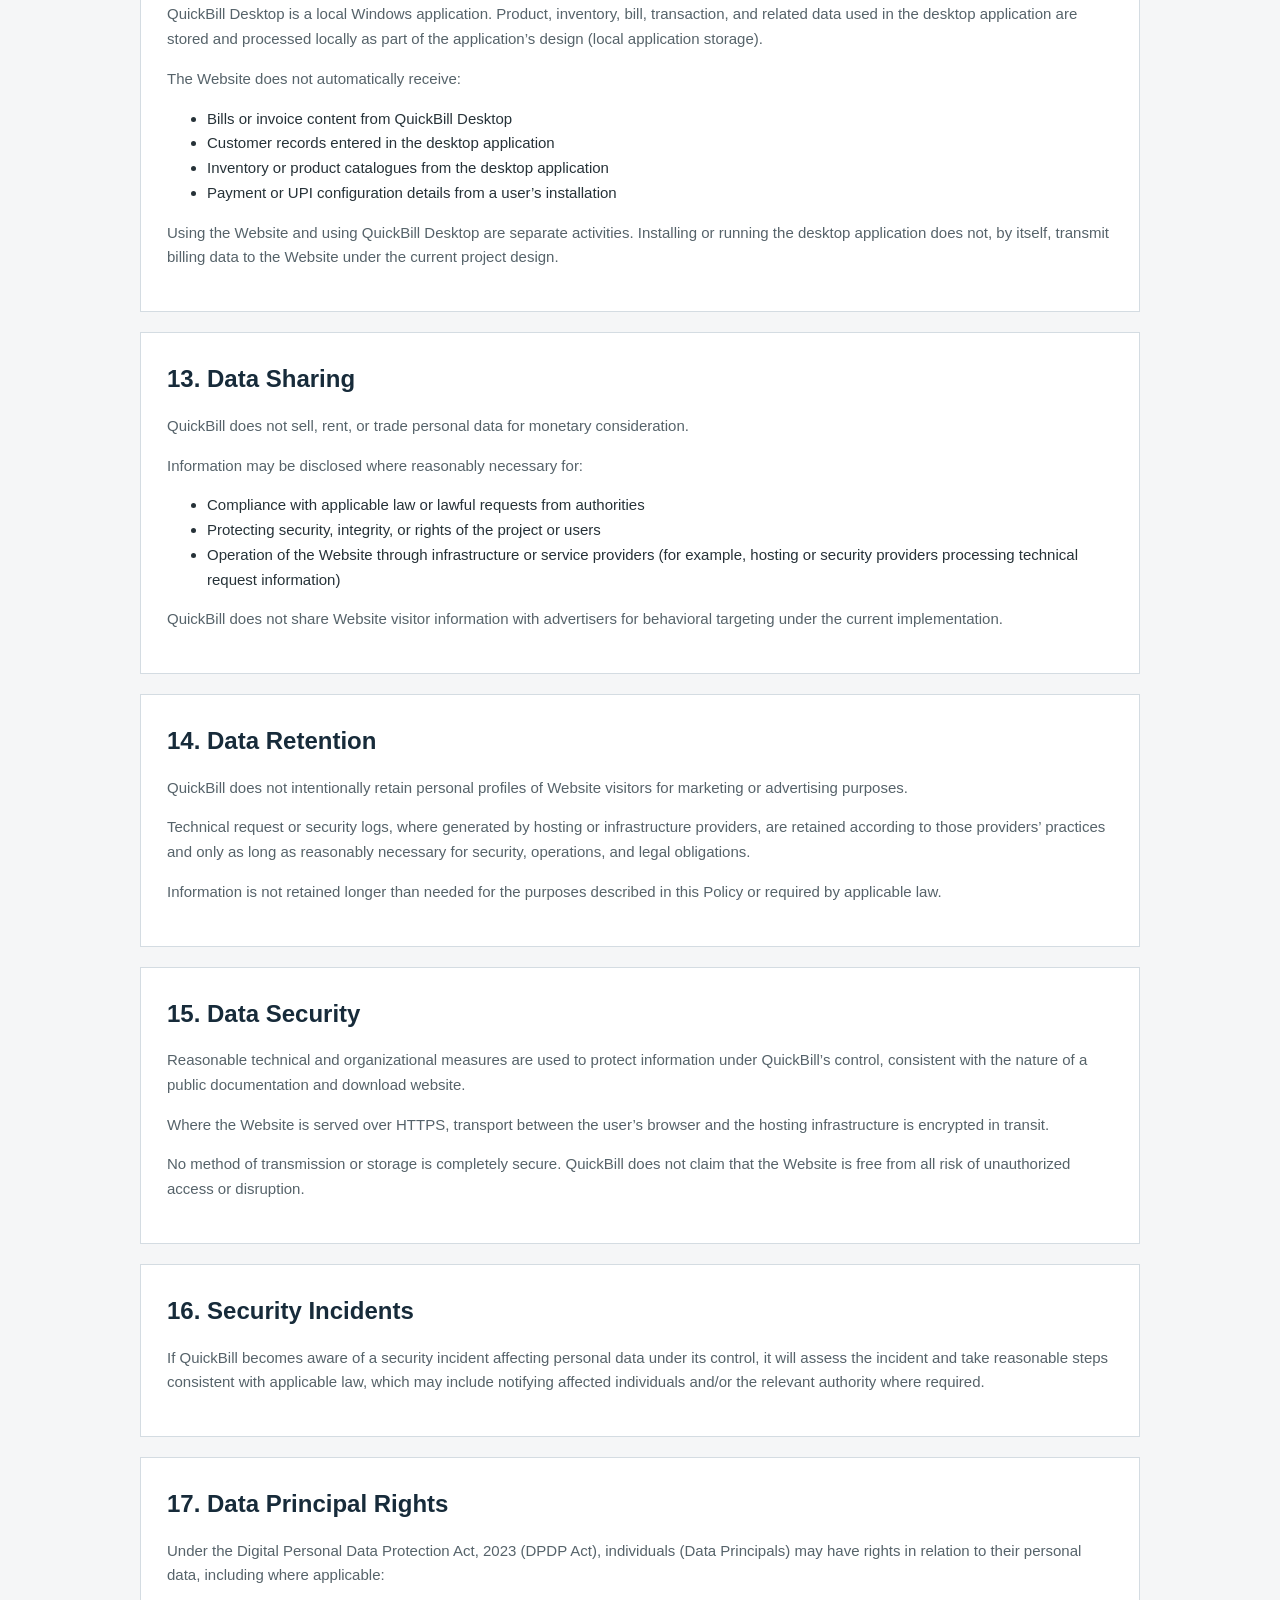
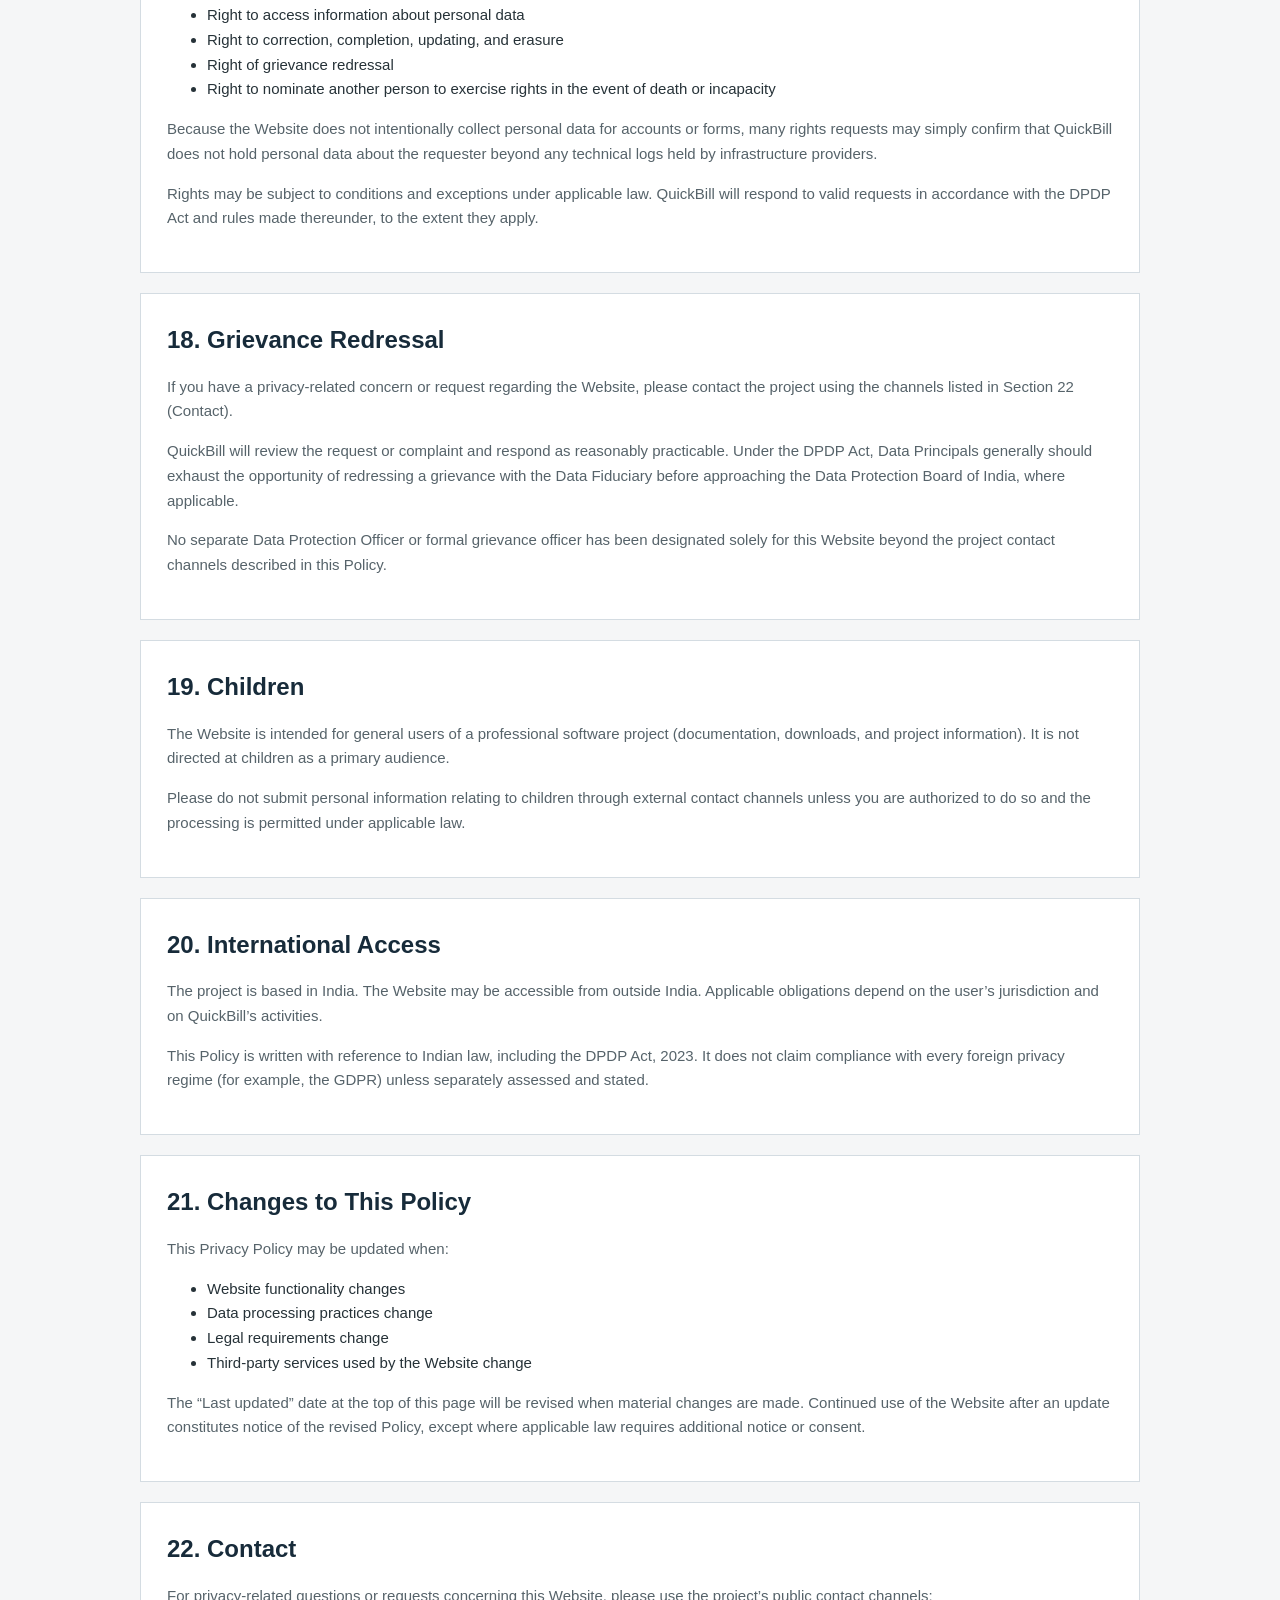
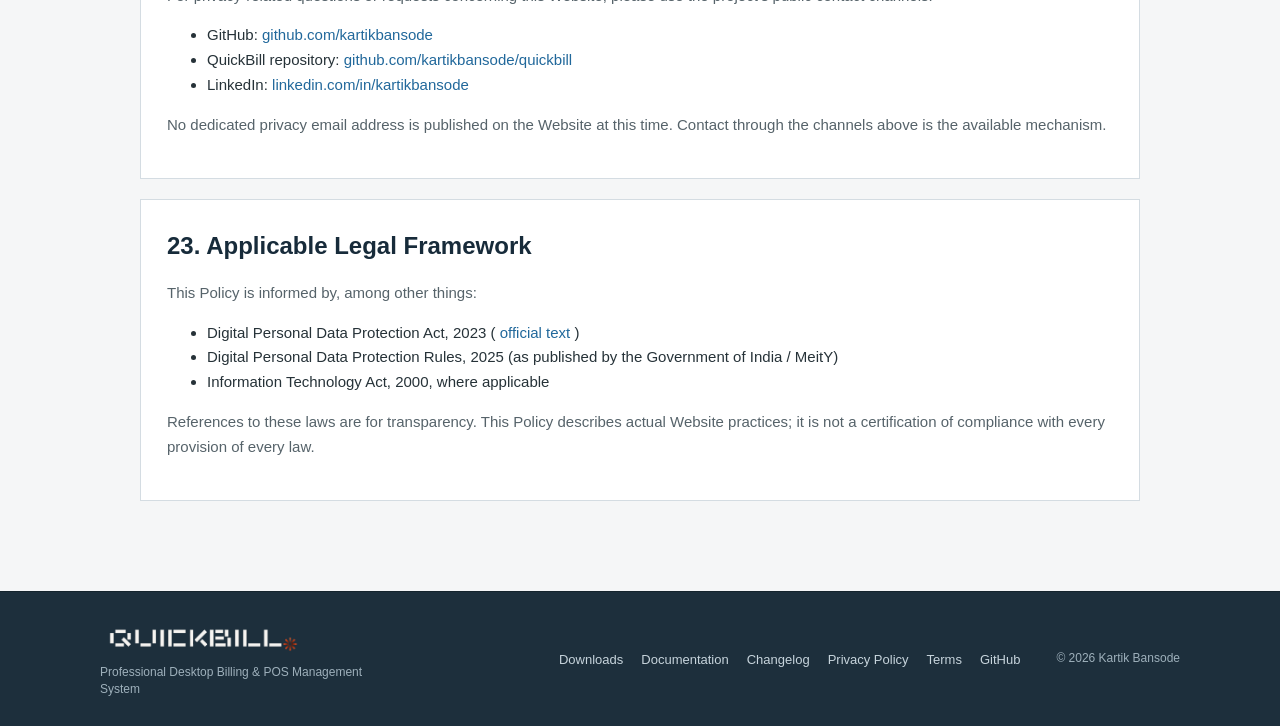
<file: public/privacy.html>
<!doctype html>
<html lang="en">

<head>
  <meta charset="utf-8">
  <meta name="viewport" content="width=device-width, initial-scale=1">

  <meta name="description"
    content="Privacy Policy for the official QuickBill website. How the site handles information, third-party services, and user rights under applicable Indian law.">
  <meta name="keywords" content="QuickBill privacy policy, data protection, DPDP, website privacy">
  <meta name="author" content="Kartik Bansode">

  <title>Privacy Policy — QuickBill</title>

  <link rel="icon" type="image/x-icon" href="./assets/images/favicon.ico">
  <link rel="stylesheet" href="assets/css/style.css">
</head>

<body>

  <!-- =========================================================
     HEADER
========================================================== -->

  <header class="site-header">

    <div class="topbar">
      <div class="container topbar-inner">

        <a class="brand" href="index.html" aria-label="QuickBill home">
          <img class="brand-logo" src="assets/images/quickbill-logo.png" alt="QuickBill">
        </a>

        <div class="top-links">
          <a href="https://github.com/kartikbansode/quickbill" target="_blank" rel="noopener noreferrer">
            GitHub
          </a>

          <a href="downloads.html" class="top-download">
            Download
          </a>
        </div>

      </div>
    </div>

  </header>


  <!-- =========================================================
     MAIN NAVIGATION
========================================================== -->

  <nav class="main-nav" aria-label="Main navigation">

    <div class="container nav-inner">

      <a href="index.html">
        Home
      </a>

      <a href="downloads.html">
        Downloads
      </a>

      <a href="documentation.html">
        Documentation
      </a>

      <a href="changelog.html">
        Changelog
      </a>

      <a href="ecosystem.html">
        Ecosystem
      </a>

      <a href="about.html">
        About
      </a>

    </div>

  </nav>


  <!-- =========================================================
       MAIN CONTENT
  ========================================================== -->

  <main class="page">

    <div class="container narrow">

      <div class="page-title">
        <p class="eyebrow">LEGAL</p>
        <h1>Privacy Policy</h1>
        <p>
          This Privacy Policy describes how the official QuickBill website
          handles information. Last updated: 14 August 2026.
        </p>
      </div>


      <!-- On this page -->
      <nav class="policy-toc" aria-label="Privacy policy contents">
        <h2 class="policy-toc-title">On this page</h2>
        <ul class="policy-toc-list">
          <li><a href="#introduction">1. Introduction</a></li>
          <li><a href="#scope">2. Scope</a></li>
          <li><a href="#information-collected">3. Information We Collect</a></li>
          <li><a href="#not-collected">4. Information We Do Not Intentionally Collect</a></li>
          <li><a href="#use">5. How Information Is Used</a></li>
          <li><a href="#cookies">6. Cookies and Similar Technologies</a></li>
          <li><a href="#analytics">7. Analytics and Advertising</a></li>
          <li><a href="#hosting">8. Hosting and Infrastructure</a></li>
          <li><a href="#third-parties">9. Third-Party Services</a></li>
          <li><a href="#github">10. GitHub and External Links</a></li>
          <li><a href="#downloads">11. Software Downloads</a></li>
          <li><a href="#desktop-vs-website">12. QuickBill Desktop vs Website Data</a></li>
          <li><a href="#sharing">13. Data Sharing</a></li>
          <li><a href="#retention">14. Data Retention</a></li>
          <li><a href="#security">15. Data Security</a></li>
          <li><a href="#incidents">16. Security Incidents</a></li>
          <li><a href="#rights">17. Data Principal Rights</a></li>
          <li><a href="#grievance">18. Grievance Redressal</a></li>
          <li><a href="#children">19. Children</a></li>
          <li><a href="#international">20. International Access</a></li>
          <li><a href="#changes">21. Changes to This Policy</a></li>
          <li><a href="#contact">22. Contact</a></li>
          <li><a href="#framework">23. Applicable Legal Framework</a></li>
        </ul>
      </nav>


      <!-- 1 -->
      <section id="introduction" class="standard-section">
        <h2>1. Introduction</h2>
        <p>
          This Privacy Policy applies to the official QuickBill website
          (the “Website”), which provides project information, documentation,
          release history, and links to software downloads for the QuickBill
          desktop billing and POS system and its companion applications.
        </p>
        <p>
          QuickBill follows a data-minimization approach: the Website is
          designed so that ordinary browsing, documentation access, and use of
          public download links do not require users to create accounts or
          submit personal information.
        </p>
      </section>


      <!-- 2 -->
      <section id="scope" class="standard-section">
        <h2>2. Scope</h2>
        <p>
          This Policy covers information processed in connection with the
          Website under QuickBill’s control.
        </p>
        <p>
          This Policy does <strong>not</strong> automatically govern:
        </p>
        <ul>
          <li>GitHub or other third-party platforms linked from the Website</li>
          <li>External websites that QuickBill does not control</li>
          <li>
            Local data stored or processed by the QuickBill Desktop application
            or companion applications on a user’s own devices, unless that
            data is separately transmitted to the Website (which the current
            Website design does not do)
          </li>
        </ul>
        <p>
          Third parties have their own privacy practices. Please review those
          practices when you leave the Website.
        </p>
      </section>


      <!-- 3 -->
      <section id="information-collected" class="standard-section">
        <h2>3. Information We Collect</h2>

        <h3>Information intentionally requested</h3>
        <p>
          The Website does not intentionally request personal information for
          ordinary browsing, viewing documentation, or accessing public
          download links. There is no account registration, login, newsletter
          form, or contact form on the Website as currently implemented.
        </p>

        <h3>Technical information processed by infrastructure</h3>
        <p>
          When you visit the Website, standard web request information may be
          processed automatically by the hosting, network, or security
          infrastructure that serves the site. Depending on the hosting and
          security configuration, this may include items such as:
        </p>
        <ul>
          <li>IP address</li>
          <li>Browser and device type information</li>
          <li>Requested URL or resource</li>
          <li>Date and time of the request</li>
          <li>Referring page (if provided by the browser)</li>
          <li>Security or operational event logs</li>
        </ul>
        <p>
          QuickBill does not operate a separate intentional “visitor profile”
          system on the Website. Technical request information, where processed,
          is typically used for delivering the site, maintaining security, and
          diagnosing technical issues, as handled by the infrastructure provider.
        </p>

        <h3>Summary table</h3>
        <div class="table-responsive">
          <table class="eco-table">
            <thead>
              <tr>
                <th>Category</th>
                <th>Intentionally collected by Website?</th>
                <th>Notes</th>
              </tr>
            </thead>
            <tbody>
              <tr>
                <td>Account / login data</td>
                <td>No</td>
                <td>No accounts on the Website</td>
              </tr>
              <tr>
                <td>Contact form data</td>
                <td>No</td>
                <td>No contact form on the Website</td>
              </tr>
              <tr>
                <td>Newsletter / marketing list</td>
                <td>No</td>
                <td>Not implemented</td>
              </tr>
              <tr>
                <td>Billing / merchant / customer records</td>
                <td>No</td>
                <td>Not processed by the Website</td>
              </tr>
              <tr>
                <td>Advertising / profiling identifiers</td>
                <td>No</td>
                <td>No advertising or profiling tools detected</td>
              </tr>
              <tr>
                <td>Technical request / security logs</td>
                <td>May be processed by hosting infrastructure</td>
                <td>Standard web-server / CDN / security processing</td>
              </tr>
            </tbody>
          </table>
        </div>
      </section>


      <!-- 4 -->
      <section id="not-collected" class="standard-section">
        <h2>4. Information We Do Not Intentionally Collect</h2>
        <p>
          Based on the current Website implementation, QuickBill does not
          intentionally collect through the Website:
        </p>
        <ul>
          <li>Name, phone number, or postal address</li>
          <li>Aadhaar, PAN, or other government identification numbers</li>
          <li>Bank account details, credit/debit card numbers, or UPI PIN</li>
          <li>Passwords or authentication credentials for the Website</li>
          <li>Biometric data</li>
          <li>Merchant transaction records, bills, or customer purchase history from QuickBill Desktop</li>
          <li>Contacts, device files, camera data, microphone data, or GPS location data</li>
        </ul>
        <p>
          If you choose to contact the project author through an external
          channel (for example, LinkedIn or GitHub), that channel’s own
          practices apply.
        </p>
      </section>


      <!-- 5 -->
      <section id="use" class="standard-section">
        <h2>5. How Information Is Used</h2>
        <p>
          Where technical request or security information is processed by
          hosting or infrastructure services, it is used for purposes such as:
        </p>
        <ul>
          <li>Delivering the Website and its content</li>
          <li>Maintaining availability and performance</li>
          <li>Detecting and mitigating abuse, fraud, or security threats</li>
          <li>Diagnosing errors and supporting the operation of the site</li>
        </ul>
        <p>
          QuickBill does not use Website visitor information for behavioral
          advertising or for building marketing profiles of individual visitors,
          based on the current implementation.
        </p>
      </section>


      <!-- 6 -->
      <section id="cookies" class="standard-section">
        <h2>6. Cookies and Similar Technologies</h2>
        <p>
          QuickBill does not intentionally deploy cookies on the Website for
          advertising, behavioral profiling, or third-party analytics tracking.
        </p>
        <p>
          Hosting, content delivery, or security infrastructure may set
          technical cookies or similar technologies that are necessary to
          operate or secure the site. Those technologies are controlled by the
          relevant infrastructure provider under its own terms and privacy
          practices.
        </p>
      </section>


      <!-- 7 -->
      <section id="analytics" class="standard-section">
        <h2>7. Analytics and Advertising</h2>
        <p>
          The Website does not currently use third-party analytics services
          (such as Google Analytics) to build behavioral profiles of visitors.
        </p>
        <p>
          The Website does not currently display third-party behavioral
          advertising.
        </p>
        <p>
          If analytics, advertising, or similar tools are added in the future,
          this Policy will be updated to describe them before or when they are
          introduced.
        </p>
      </section>


      <!-- 8 -->
      <section id="hosting" class="standard-section">
        <h2>8. Hosting and Infrastructure</h2>
        <p>
          The Website is intended to be served using standard web hosting and,
          where applicable, content delivery and security infrastructure. Such
          infrastructure may process technical request and security information
          as part of providing hosting, CDN, and network security services.
        </p>
        <p>
          If Cloudflare or a similar provider is used for hosting, CDN, or
          security, that provider may process technical information under its
          own privacy policy and as a service provider supporting the
          operation of the Website. QuickBill remains responsible for its own
          privacy practices described in this Policy.
        </p>
        <p>
          For Cloudflare’s current privacy information, see:
          <a href="https://www.cloudflare.com/privacypolicy/" target="_blank" rel="noopener noreferrer">
            Cloudflare Privacy Policy
          </a>.
        </p>
      </section>


      <!-- 9 -->
      <section id="third-parties" class="standard-section">
        <h2>9. Third-Party Services</h2>
        <p>
          The following third-party services are relevant to the Website as
          currently designed:
        </p>
        <ul>
          <li>
            <strong>GitHub</strong> — source repositories, release assets, and
            project pages linked from the Website. GitHub is an independent
            platform. When you visit GitHub, GitHub’s terms and privacy policy
            apply.
            <a href="https://docs.github.com/en/site-policy/privacy-policies/github-privacy-statement" target="_blank"
              rel="noopener noreferrer">
              GitHub Privacy Statement
            </a>
          </li>
          <li>
            <strong>Hosting / CDN / security infrastructure</strong> — may
            process technical request and security information as described in
            Section 8.
          </li>
        </ul>
        <p>
          The Website does not currently embed third-party analytics, advertising
          networks, social media tracking pixels, or similar tracking scripts.
        </p>
      </section>


      <!-- 10 -->
      <section id="github" class="standard-section">
        <h2>10. GitHub and External Links</h2>
        <p>
          The Website contains links to GitHub repositories, release pages, and
          other external sites (including LinkedIn). These sites are not
          controlled by QuickBill.
        </p>
        <p>
          When you follow an external link, the destination site’s own privacy
          policy and terms apply. QuickBill is not responsible for the privacy
          practices of external websites it does not control.
        </p>
      </section>


      <!-- 11 -->
      <section id="downloads" class="standard-section">
        <h2>11. Software Downloads</h2>
        <p>
          Download links on the Website typically point to GitHub Releases or
          other public distribution pages. Download requests may therefore be
          handled by GitHub’s infrastructure.
        </p>
        <p>
          QuickBill does not receive personal information solely because a user
          clicks a public download link on the Website, beyond any technical
          request information processed by the Website’s own hosting
          infrastructure and by the download host (e.g. GitHub).
        </p>
      </section>


      <!-- 12 -->
      <section id="desktop-vs-website" class="standard-section">
        <h2>12. QuickBill Desktop vs Website Data</h2>
        <p>
          QuickBill Desktop is a local Windows application. Product, inventory,
          bill, transaction, and related data used in the desktop application
          are stored and processed locally as part of the application’s design
          (local application storage).
        </p>
        <p>
          The Website does not automatically receive:
        </p>
        <ul>
          <li>Bills or invoice content from QuickBill Desktop</li>
          <li>Customer records entered in the desktop application</li>
          <li>Inventory or product catalogues from the desktop application</li>
          <li>Payment or UPI configuration details from a user’s installation</li>
        </ul>
        <p>
          Using the Website and using QuickBill Desktop are separate activities.
          Installing or running the desktop application does not, by itself,
          transmit billing data to the Website under the current project design.
        </p>
      </section>


      <!-- 13 -->
      <section id="sharing" class="standard-section">
        <h2>13. Data Sharing</h2>
        <p>
          QuickBill does not sell, rent, or trade personal data for monetary
          consideration.
        </p>
        <p>
          Information may be disclosed where reasonably necessary for:
        </p>
        <ul>
          <li>Compliance with applicable law or lawful requests from authorities</li>
          <li>Protecting security, integrity, or rights of the project or users</li>
          <li>
            Operation of the Website through infrastructure or service providers
            (for example, hosting or security providers processing technical
            request information)
          </li>
        </ul>
        <p>
          QuickBill does not share Website visitor information with advertisers
          for behavioral targeting under the current implementation.
        </p>
      </section>


      <!-- 14 -->
      <section id="retention" class="standard-section">
        <h2>14. Data Retention</h2>
        <p>
          QuickBill does not intentionally retain personal profiles of Website
          visitors for marketing or advertising purposes.
        </p>
        <p>
          Technical request or security logs, where generated by hosting or
          infrastructure providers, are retained according to those providers’
          practices and only as long as reasonably necessary for security,
          operations, and legal obligations.
        </p>
        <p>
          Information is not retained longer than needed for the purposes
          described in this Policy or required by applicable law.
        </p>
      </section>


      <!-- 15 -->
      <section id="security" class="standard-section">
        <h2>15. Data Security</h2>
        <p>
          Reasonable technical and organizational measures are used to protect
          information under QuickBill’s control, consistent with the nature of
          a public documentation and download website.
        </p>
        <p>
          Where the Website is served over HTTPS, transport between the user’s
          browser and the hosting infrastructure is encrypted in transit.
        </p>
        <p>
          No method of transmission or storage is completely secure. QuickBill
          does not claim that the Website is free from all risk of unauthorized
          access or disruption.
        </p>
      </section>


      <!-- 16 -->
      <section id="incidents" class="standard-section">
        <h2>16. Security Incidents</h2>
        <p>
          If QuickBill becomes aware of a security incident affecting personal
          data under its control, it will assess the incident and take
          reasonable steps consistent with applicable law, which may include
          notifying affected individuals and/or the relevant authority where
          required.
        </p>
      </section>


      <!-- 17 -->
      <section id="rights" class="standard-section">
        <h2>17. Data Principal Rights</h2>
        <p>
          Under the Digital Personal Data Protection Act, 2023 (DPDP Act),
          individuals (Data Principals) may have rights in relation to their
          personal data, including where applicable:
        </p>
        <ul>
          <li>Right to access information about personal data</li>
          <li>Right to correction, completion, updating, and erasure</li>
          <li>Right of grievance redressal</li>
          <li>Right to nominate another person to exercise rights in the event of death or incapacity</li>
        </ul>
        <p>
          Because the Website does not intentionally collect personal data for
          accounts or forms, many rights requests may simply confirm that
          QuickBill does not hold personal data about the requester beyond any
          technical logs held by infrastructure providers.
        </p>
        <p>
          Rights may be subject to conditions and exceptions under applicable
          law. QuickBill will respond to valid requests in accordance with the
          DPDP Act and rules made thereunder, to the extent they apply.
        </p>
      </section>


      <!-- 18 -->
      <section id="grievance" class="standard-section">
        <h2>18. Grievance Redressal</h2>
        <p>
          If you have a privacy-related concern or request regarding the
          Website, please contact the project using the channels listed in
          Section 22 (Contact).
        </p>
        <p>
          QuickBill will review the request or complaint and respond as
          reasonably practicable. Under the DPDP Act, Data Principals generally
          should exhaust the opportunity of redressing a grievance with the
          Data Fiduciary before approaching the Data Protection Board of India,
          where applicable.
        </p>
        <p>
          No separate Data Protection Officer or formal grievance officer has
          been designated solely for this Website beyond the project contact
          channels described in this Policy.
        </p>
      </section>


      <!-- 19 -->
      <section id="children" class="standard-section">
        <h2>19. Children</h2>
        <p>
          The Website is intended for general users of a professional software
          project (documentation, downloads, and project information). It is
          not directed at children as a primary audience.
        </p>
        <p>
          Please do not submit personal information relating to children
          through external contact channels unless you are authorized to do so
          and the processing is permitted under applicable law.
        </p>
      </section>


      <!-- 20 -->
      <section id="international" class="standard-section">
        <h2>20. International Access</h2>
        <p>
          The project is based in India. The Website may be accessible from
          outside India. Applicable obligations depend on the user’s
          jurisdiction and on QuickBill’s activities.
        </p>
        <p>
          This Policy is written with reference to Indian law, including the
          DPDP Act, 2023. It does not claim compliance with every foreign
          privacy regime (for example, the GDPR) unless separately assessed and
          stated.
        </p>
      </section>


      <!-- 21 -->
      <section id="changes" class="standard-section">
        <h2>21. Changes to This Policy</h2>
        <p>
          This Privacy Policy may be updated when:
        </p>
        <ul>
          <li>Website functionality changes</li>
          <li>Data processing practices change</li>
          <li>Legal requirements change</li>
          <li>Third-party services used by the Website change</li>
        </ul>
        <p>
          The “Last updated” date at the top of this page will be revised when
          material changes are made. Continued use of the Website after an
          update constitutes notice of the revised Policy, except where
          applicable law requires additional notice or consent.
        </p>
      </section>


      <!-- 22 -->
      <section id="contact" class="standard-section">
        <h2>22. Contact</h2>
        <p>
          For privacy-related questions or requests concerning this Website,
          please use the project’s public contact channels:
        </p>
        <ul>
          <li>
            GitHub:
            <a href="https://github.com/kartikbansode" target="_blank" rel="noopener noreferrer">
              github.com/kartikbansode
            </a>
          </li>
          <li>
            QuickBill repository:
            <a href="https://github.com/kartikbansode/quickbill" target="_blank" rel="noopener noreferrer">
              github.com/kartikbansode/quickbill
            </a>
          </li>
          <li>
            LinkedIn:
            <a href="https://www.linkedin.com/in/kartikbansode" target="_blank" rel="noopener noreferrer">
              linkedin.com/in/kartikbansode
            </a>
          </li>
        </ul>
        <p>
          No dedicated privacy email address is published on the Website at
          this time. Contact through the channels above is the available
          mechanism.
        </p>
      </section>


      <!-- 23 -->
      <section id="framework" class="standard-section">
        <h2>23. Applicable Legal Framework</h2>
        <p>
          This Policy is informed by, among other things:
        </p>
        <ul>
          <li>
            Digital Personal Data Protection Act, 2023
            (<a href="https://www.meity.gov.in/static/uploads/2024/02/Digital-Personal-Data-Protection-Act-2023.pdf"
              target="_blank" rel="noopener noreferrer">
              official text
            </a>)
          </li>
          <li>
            Digital Personal Data Protection Rules, 2025
            (as published by the Government of India / MeitY)
          </li>
          <li>
            Information Technology Act, 2000, where applicable
          </li>
        </ul>
        <p>
          References to these laws are for transparency. This Policy describes
          actual Website practices; it is not a certification of compliance
          with every provision of every law.
        </p>
      </section>

    </div>

  </main>


  <!-- =========================================================
       FOOTER
  ========================================================== -->

  <footer class="site-footer">
    <div class="container footer-inner">

      <div class="footer-brand">
        <a class="footer-logo-link" href="index.html" aria-label="QuickBill home">
          <img class="footer-logo" src="assets/images/quickbill-logo.png" alt="QuickBill">
        </a>
        <span class="footer-tagline">Professional Desktop Billing &amp; POS Management System</span>
      </div>

      <div class="footer-links">
        <a href="downloads.html">Downloads</a>
        <a href="documentation.html">Documentation</a>
        <a href="changelog.html">Changelog</a>
        <a href="privacy.html">Privacy Policy</a>
        <a href="terms.html">Terms</a>
        <a href="https://github.com/kartikbansode/quickbill" target="_blank" rel="noopener noreferrer">GitHub</a>
      </div>

      <div class="copyright">
        &copy; 2026 Kartik Bansode
      </div>

    </div>
  </footer>

</body>

</html>
</file>
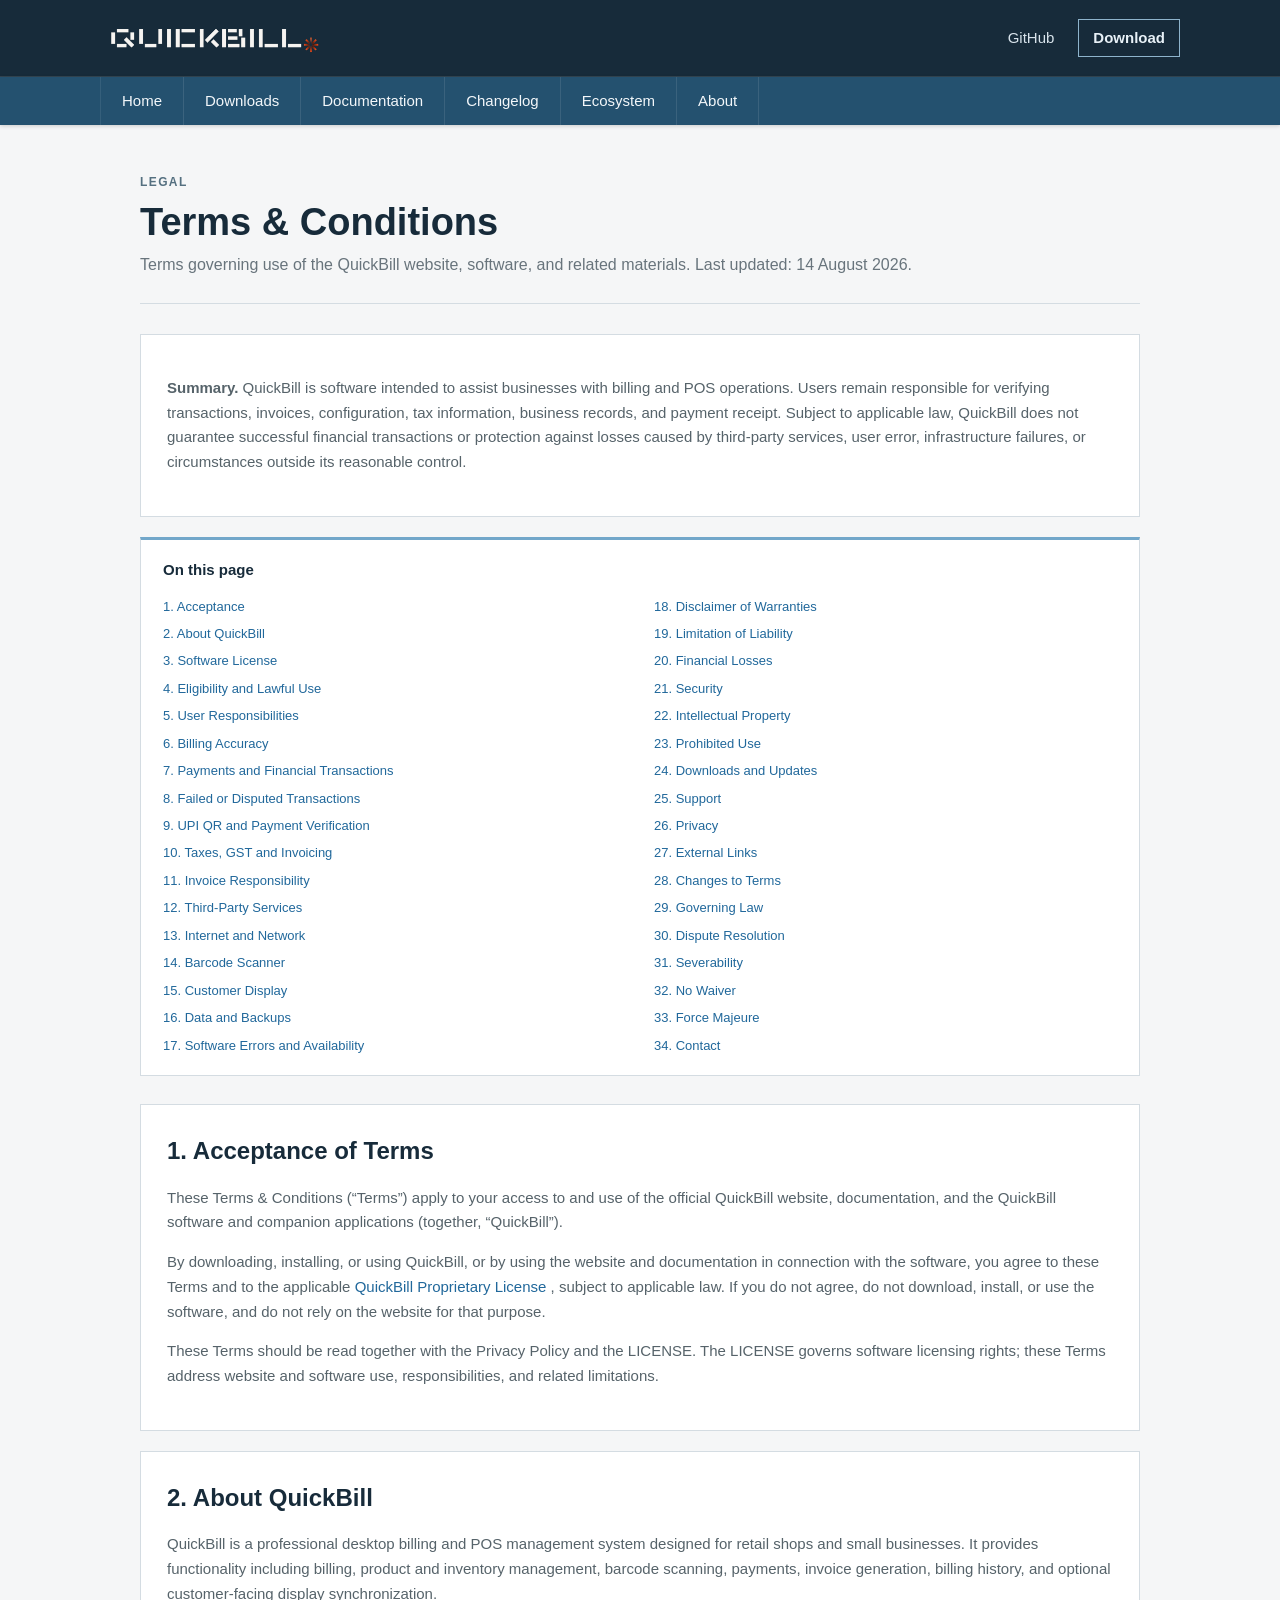
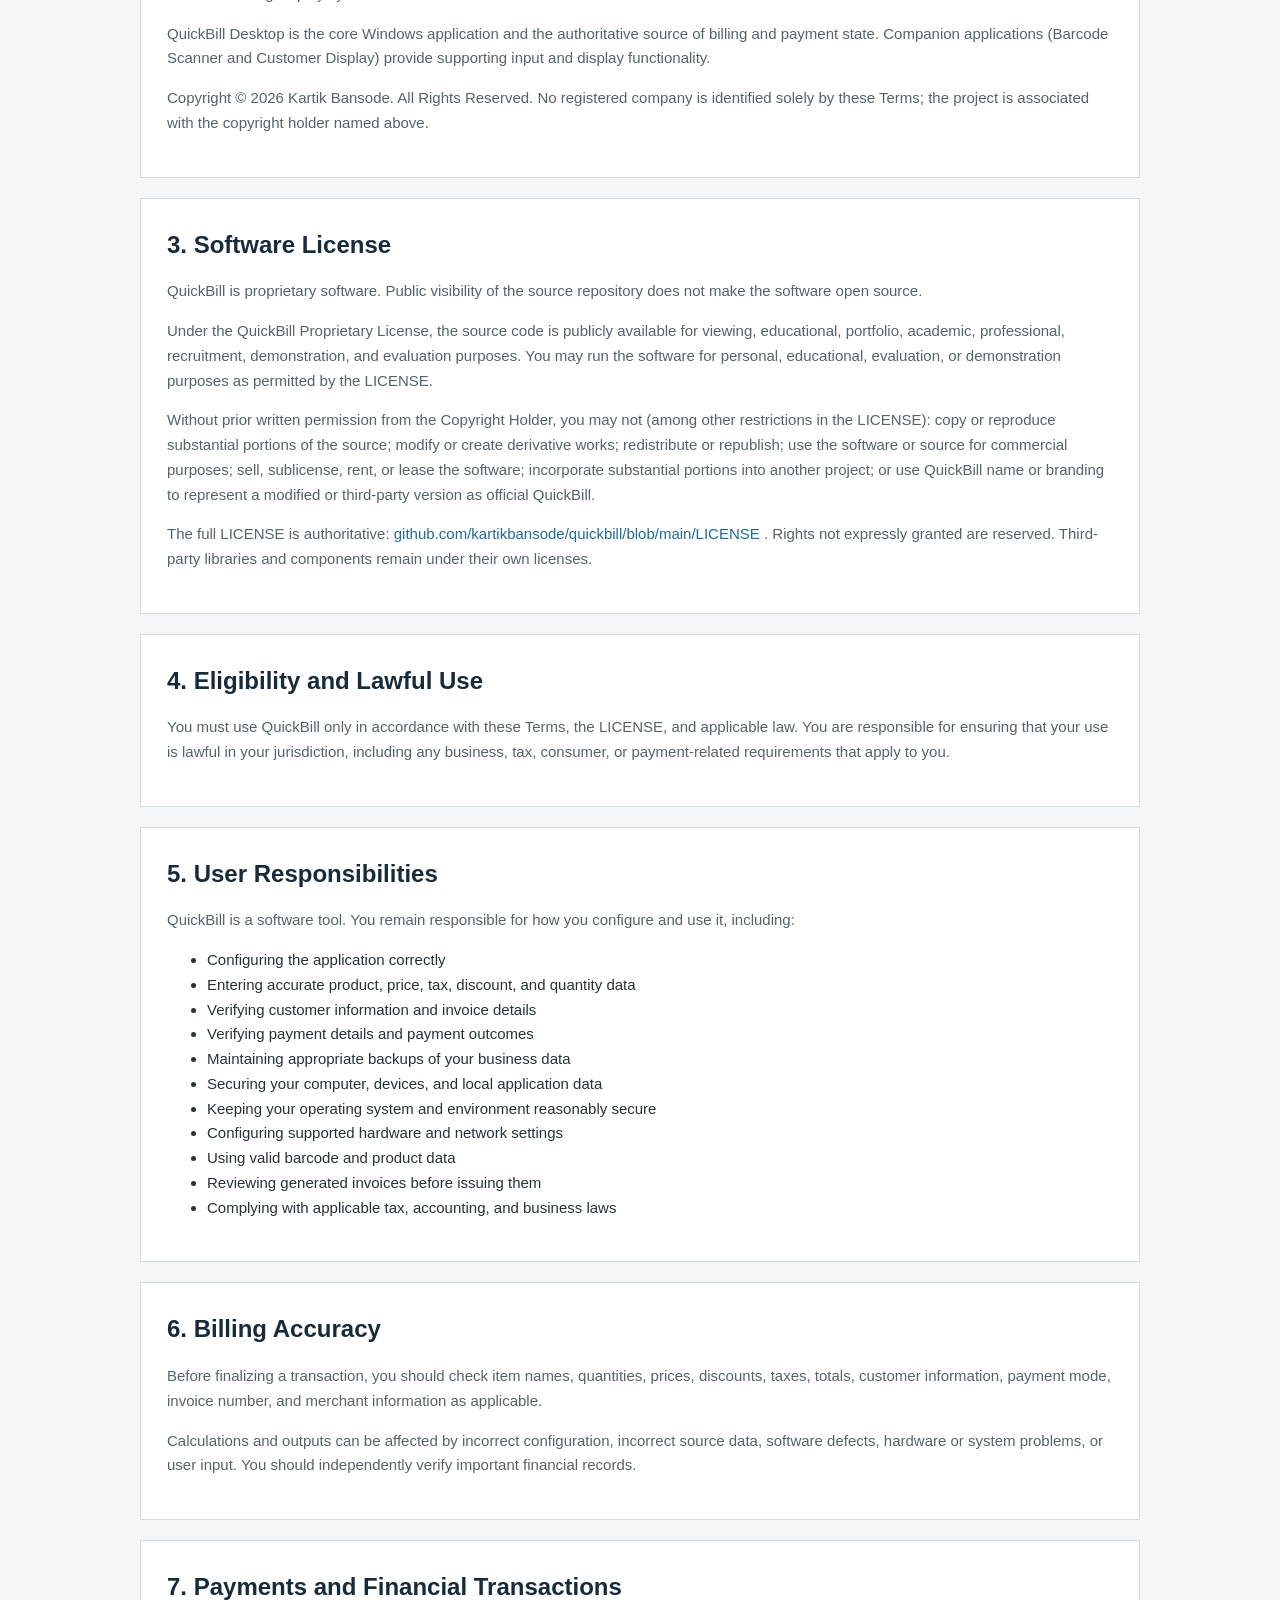
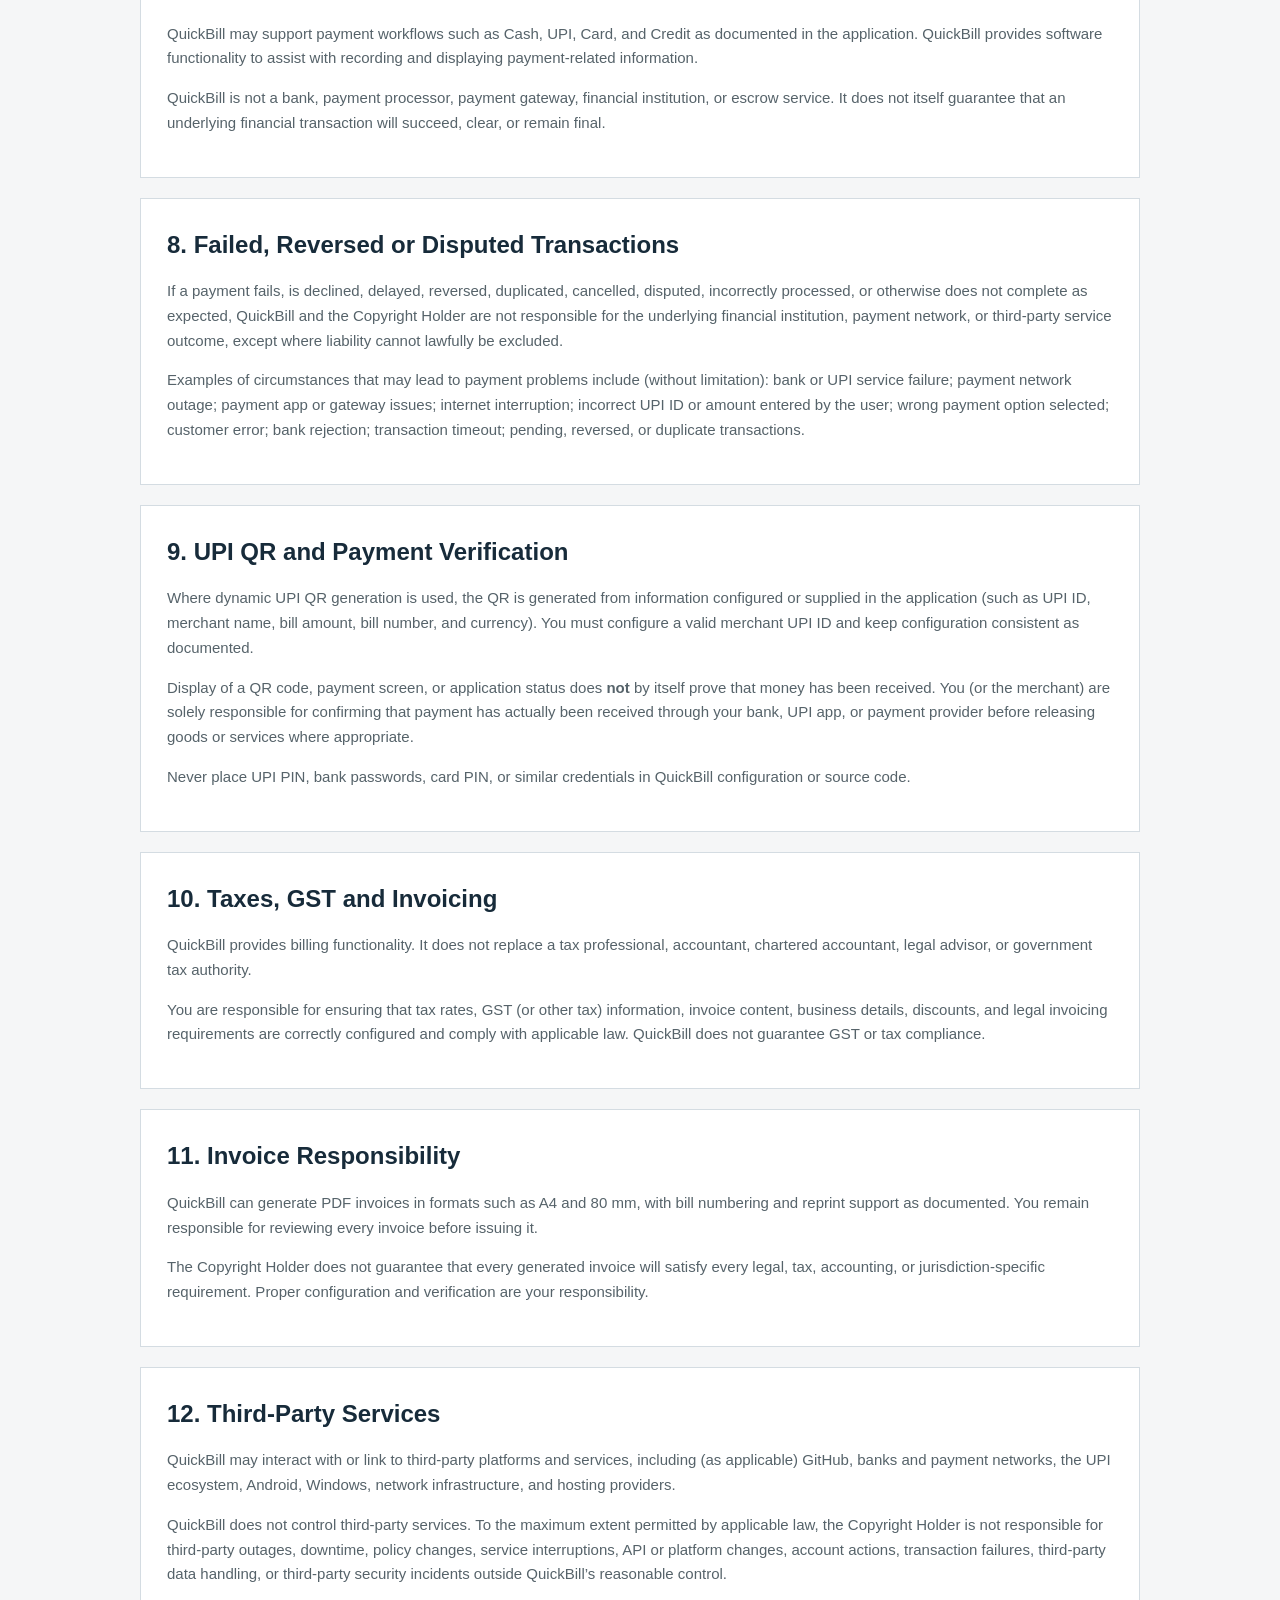
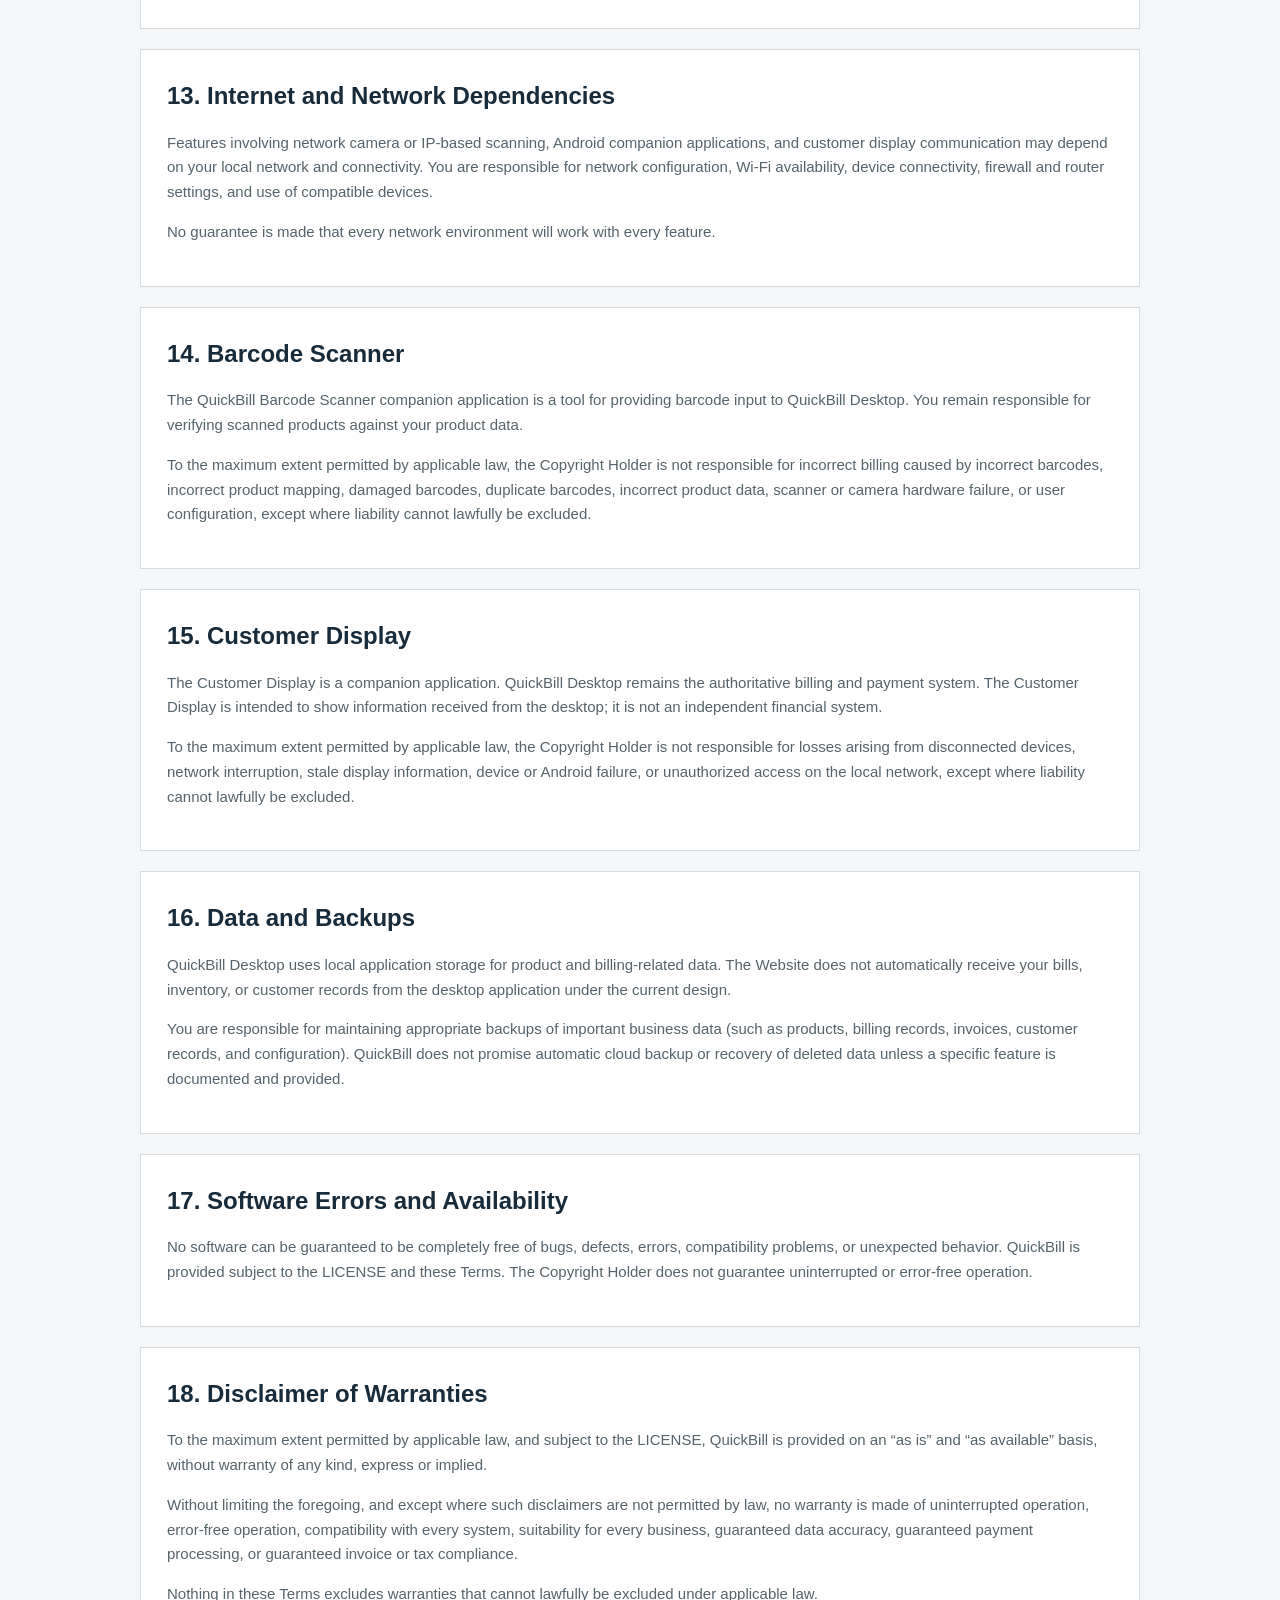
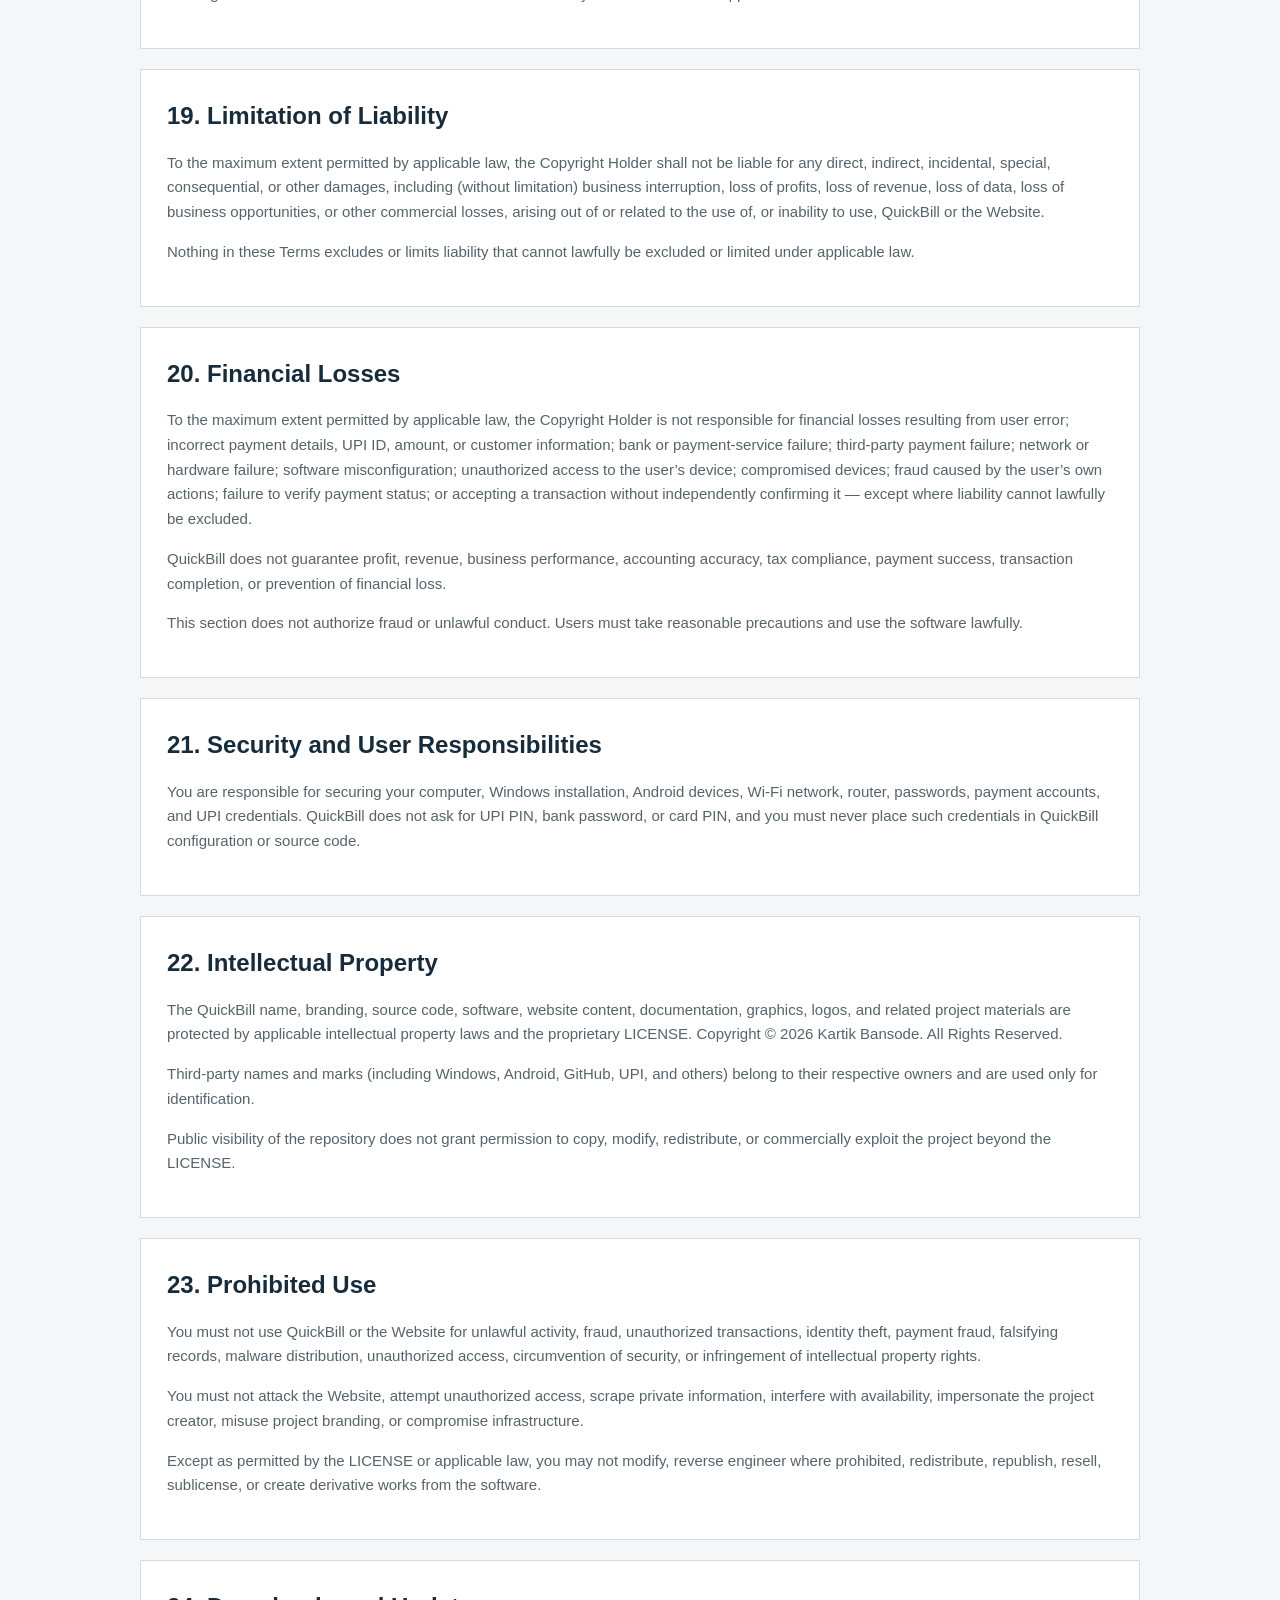
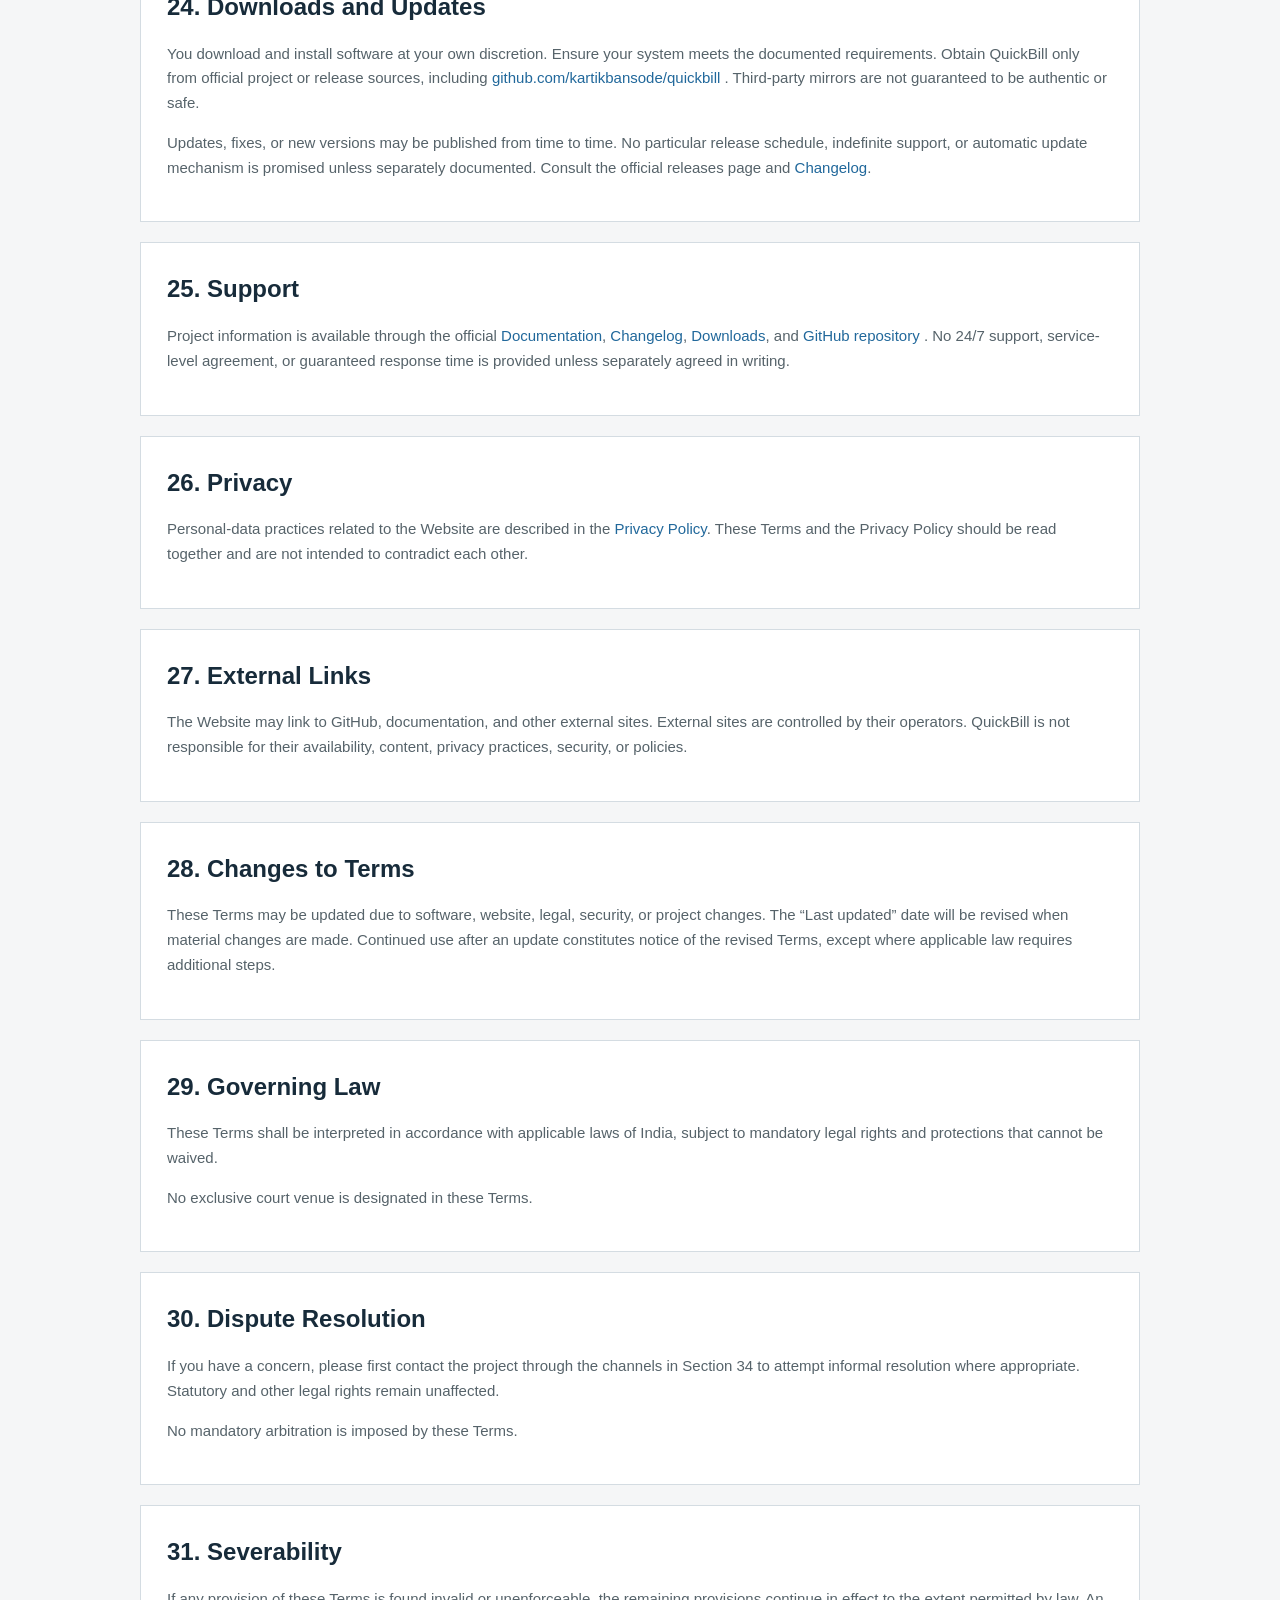
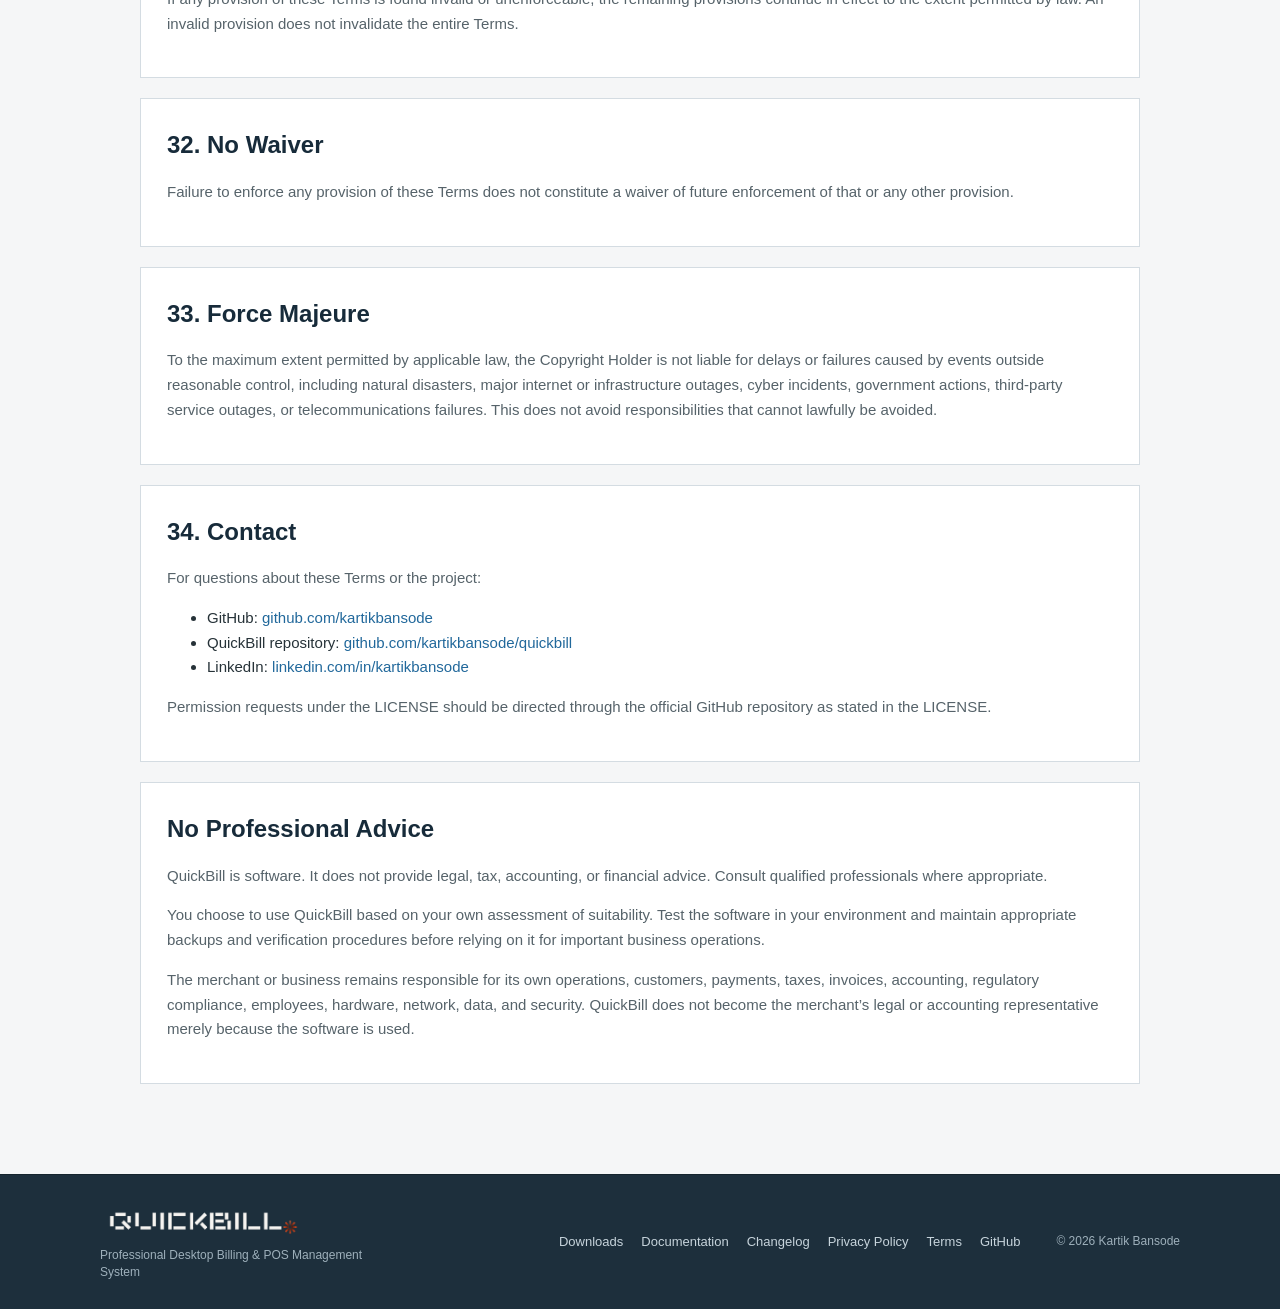
<file: public/terms.html>
<!doctype html>
<html lang="en">

<head>
    <meta charset="utf-8">
    <meta name="viewport" content="width=device-width, initial-scale=1">

    <meta name="description"
        content="Terms &amp; Conditions for the QuickBill website and software. License, user responsibilities, payments, invoices, and liability limitations.">
    <meta name="keywords" content="QuickBill terms, terms of use, license, billing software terms">
    <meta name="author" content="Kartik Bansode">

    <title>Terms &amp; Conditions — QuickBill</title>

    <link rel="icon" type="image/x-icon" href="./assets/images/favicon.ico">
    <link rel="stylesheet" href="assets/css/style.css">
</head>

<body>

    <!-- =========================================================
     HEADER
========================================================== -->

    <header class="site-header">

        <div class="topbar">
            <div class="container topbar-inner">

                <a class="brand" href="index.html" aria-label="QuickBill home">
                    <img class="brand-logo" src="assets/images/quickbill-logo.png" alt="QuickBill">
                </a>

                <div class="top-links">
                    <a href="https://github.com/kartikbansode/quickbill" target="_blank" rel="noopener noreferrer">
                        GitHub
                    </a>

                    <a href="downloads.html" class="top-download">
                        Download
                    </a>
                </div>

            </div>
        </div>

    </header>


    <!-- =========================================================
     MAIN NAVIGATION
========================================================== -->

    <nav class="main-nav" aria-label="Main navigation">

        <div class="container nav-inner">

            <a href="index.html">
                Home
            </a>

            <a href="downloads.html">
                Downloads
            </a>

            <a href="documentation.html">
                Documentation
            </a>

            <a href="changelog.html">
                Changelog
            </a>

            <a href="ecosystem.html">
                Ecosystem
            </a>

            <a href="about.html">
                About
            </a>

        </div>

    </nav>


    <main class="page">

        <div class="container narrow">

            <div class="page-title">
                <p class="eyebrow">LEGAL</p>
                <h1>Terms &amp; Conditions</h1>
                <p>
                    Terms governing use of the QuickBill website, software, and related
                    materials. Last updated: 14 August 2026.
                </p>
            </div>

            <div class="standard-section">
                <p>
                    <strong>Summary.</strong>
                    QuickBill is software intended to assist businesses with billing
                    and POS operations. Users remain responsible for verifying
                    transactions, invoices, configuration, tax information, business
                    records, and payment receipt. Subject to applicable law, QuickBill
                    does not guarantee successful financial transactions or protection
                    against losses caused by third-party services, user error,
                    infrastructure failures, or circumstances outside its reasonable
                    control.
                </p>
            </div>


            <nav class="policy-toc" aria-label="Terms contents">
                <h2 class="policy-toc-title">On this page</h2>
                <ul class="policy-toc-list">
                    <li><a href="#acceptance">1. Acceptance</a></li>
                    <li><a href="#about">2. About QuickBill</a></li>
                    <li><a href="#license">3. Software License</a></li>
                    <li><a href="#eligibility">4. Eligibility and Lawful Use</a></li>
                    <li><a href="#responsibilities">5. User Responsibilities</a></li>
                    <li><a href="#billing-accuracy">6. Billing Accuracy</a></li>
                    <li><a href="#payments">7. Payments and Financial Transactions</a></li>
                    <li><a href="#failed-payments">8. Failed or Disputed Transactions</a></li>
                    <li><a href="#upi">9. UPI QR and Payment Verification</a></li>
                    <li><a href="#taxes">10. Taxes, GST and Invoicing</a></li>
                    <li><a href="#invoices">11. Invoice Responsibility</a></li>
                    <li><a href="#third-parties">12. Third-Party Services</a></li>
                    <li><a href="#network">13. Internet and Network</a></li>
                    <li><a href="#barcode-scanner">14. Barcode Scanner</a></li>
                    <li><a href="#customer-display">15. Customer Display</a></li>
                    <li><a href="#data-backups">16. Data and Backups</a></li>
                    <li><a href="#errors">17. Software Errors and Availability</a></li>
                    <li><a href="#warranty">18. Disclaimer of Warranties</a></li>
                    <li><a href="#liability">19. Limitation of Liability</a></li>
                    <li><a href="#financial-loss">20. Financial Losses</a></li>
                    <li><a href="#security">21. Security</a></li>
                    <li><a href="#ip">22. Intellectual Property</a></li>
                    <li><a href="#prohibited">23. Prohibited Use</a></li>
                    <li><a href="#downloads">24. Downloads and Updates</a></li>
                    <li><a href="#support">25. Support</a></li>
                    <li><a href="#privacy">26. Privacy</a></li>
                    <li><a href="#external-links">27. External Links</a></li>
                    <li><a href="#changes">28. Changes to Terms</a></li>
                    <li><a href="#governing-law">29. Governing Law</a></li>
                    <li><a href="#disputes">30. Dispute Resolution</a></li>
                    <li><a href="#severability">31. Severability</a></li>
                    <li><a href="#no-waiver">32. No Waiver</a></li>
                    <li><a href="#force-majeure">33. Force Majeure</a></li>
                    <li><a href="#contact">34. Contact</a></li>
                </ul>
            </nav>


            <section id="acceptance" class="standard-section">
                <h2>1. Acceptance of Terms</h2>
                <p>
                    These Terms &amp; Conditions (“Terms”) apply to your access to and
                    use of the official QuickBill website, documentation, and the
                    QuickBill software and companion applications (together, “QuickBill”).
                </p>
                <p>
                    By downloading, installing, or using QuickBill, or by using the
                    website and documentation in connection with the software, you
                    agree to these Terms and to the applicable
                    <a href="https://github.com/kartikbansode/quickbill/blob/main/LICENSE" target="_blank"
                        rel="noopener noreferrer">
                        QuickBill Proprietary License
                    </a>,
                    subject to applicable law. If you do not agree, do not download,
                    install, or use the software, and do not rely on the website for
                    that purpose.
                </p>
                <p>
                    These Terms should be read together with the Privacy Policy and the
                    LICENSE. The LICENSE governs software licensing rights; these Terms
                    address website and software use, responsibilities, and related
                    limitations.
                </p>
            </section>


            <section id="about" class="standard-section">
                <h2>2. About QuickBill</h2>
                <p>
                    QuickBill is a professional desktop billing and POS management
                    system designed for retail shops and small businesses. It provides
                    functionality including billing, product and inventory management,
                    barcode scanning, payments, invoice generation, billing history, and
                    optional customer-facing display synchronization.
                </p>
                <p>
                    QuickBill Desktop is the core Windows application and the
                    authoritative source of billing and payment state. Companion
                    applications (Barcode Scanner and Customer Display) provide
                    supporting input and display functionality.
                </p>
                <p>
                    Copyright © 2026 Kartik Bansode. All Rights Reserved. No registered
                    company is identified solely by these Terms; the project is
                    associated with the copyright holder named above.
                </p>
            </section>


            <section id="license" class="standard-section">
                <h2>3. Software License</h2>
                <p>
                    QuickBill is proprietary software. Public visibility of the source
                    repository does not make the software open source.
                </p>
                <p>
                    Under the QuickBill Proprietary License, the source code is
                    publicly available for viewing, educational, portfolio, academic,
                    professional, recruitment, demonstration, and evaluation purposes.
                    You may run the software for personal, educational, evaluation, or
                    demonstration purposes as permitted by the LICENSE.
                </p>
                <p>
                    Without prior written permission from the Copyright Holder, you may
                    not (among other restrictions in the LICENSE): copy or reproduce
                    substantial portions of the source; modify or create derivative
                    works; redistribute or republish; use the software or source for
                    commercial purposes; sell, sublicense, rent, or lease the software;
                    incorporate substantial portions into another project; or use
                    QuickBill name or branding to represent a modified or third-party
                    version as official QuickBill.
                </p>
                <p>
                    The full LICENSE is authoritative:
                    <a href="https://github.com/kartikbansode/quickbill/blob/main/LICENSE" target="_blank"
                        rel="noopener noreferrer">
                        github.com/kartikbansode/quickbill/blob/main/LICENSE
                    </a>.
                    Rights not expressly granted are reserved. Third-party libraries and
                    components remain under their own licenses.
                </p>
            </section>


            <section id="eligibility" class="standard-section">
                <h2>4. Eligibility and Lawful Use</h2>
                <p>
                    You must use QuickBill only in accordance with these Terms, the
                    LICENSE, and applicable law. You are responsible for ensuring that
                    your use is lawful in your jurisdiction, including any business,
                    tax, consumer, or payment-related requirements that apply to you.
                </p>
            </section>


            <section id="responsibilities" class="standard-section">
                <h2>5. User Responsibilities</h2>
                <p>
                    QuickBill is a software tool. You remain responsible for how you
                    configure and use it, including:
                </p>
                <ul>
                    <li>Configuring the application correctly</li>
                    <li>Entering accurate product, price, tax, discount, and quantity data</li>
                    <li>Verifying customer information and invoice details</li>
                    <li>Verifying payment details and payment outcomes</li>
                    <li>Maintaining appropriate backups of your business data</li>
                    <li>Securing your computer, devices, and local application data</li>
                    <li>Keeping your operating system and environment reasonably secure</li>
                    <li>Configuring supported hardware and network settings</li>
                    <li>Using valid barcode and product data</li>
                    <li>Reviewing generated invoices before issuing them</li>
                    <li>Complying with applicable tax, accounting, and business laws</li>
                </ul>
            </section>


            <section id="billing-accuracy" class="standard-section">
                <h2>6. Billing Accuracy</h2>
                <p>
                    Before finalizing a transaction, you should check item names,
                    quantities, prices, discounts, taxes, totals, customer information,
                    payment mode, invoice number, and merchant information as applicable.
                </p>
                <p>
                    Calculations and outputs can be affected by incorrect configuration,
                    incorrect source data, software defects, hardware or system problems,
                    or user input. You should independently verify important financial
                    records.
                </p>
            </section>


            <section id="payments" class="standard-section">
                <h2>7. Payments and Financial Transactions</h2>
                <p>
                    QuickBill may support payment workflows such as Cash, UPI, Card, and
                    Credit as documented in the application. QuickBill provides software
                    functionality to assist with recording and displaying payment-related
                    information.
                </p>
                <p>
                    QuickBill is not a bank, payment processor, payment gateway,
                    financial institution, or escrow service. It does not itself guarantee
                    that an underlying financial transaction will succeed, clear, or
                    remain final.
                </p>
            </section>


            <section id="failed-payments" class="standard-section">
                <h2>8. Failed, Reversed or Disputed Transactions</h2>
                <p>
                    If a payment fails, is declined, delayed, reversed, duplicated,
                    cancelled, disputed, incorrectly processed, or otherwise does not
                    complete as expected, QuickBill and the Copyright Holder are not
                    responsible for the underlying financial institution, payment
                    network, or third-party service outcome, except where liability
                    cannot lawfully be excluded.
                </p>
                <p>
                    Examples of circumstances that may lead to payment problems include
                    (without limitation): bank or UPI service failure; payment network
                    outage; payment app or gateway issues; internet interruption;
                    incorrect UPI ID or amount entered by the user; wrong payment option
                    selected; customer error; bank rejection; transaction timeout;
                    pending, reversed, or duplicate transactions.
                </p>
            </section>


            <section id="upi" class="standard-section">
                <h2>9. UPI QR and Payment Verification</h2>
                <p>
                    Where dynamic UPI QR generation is used, the QR is generated from
                    information configured or supplied in the application (such as UPI
                    ID, merchant name, bill amount, bill number, and currency). You must
                    configure a valid merchant UPI ID and keep configuration consistent
                    as documented.
                </p>
                <p>
                    Display of a QR code, payment screen, or application status does
                    <strong>not</strong> by itself prove that money has been received.
                    You (or the merchant) are solely responsible for confirming that
                    payment has actually been received through your bank, UPI app, or
                    payment provider before releasing goods or services where appropriate.
                </p>
                <p>
                    Never place UPI PIN, bank passwords, card PIN, or similar credentials
                    in QuickBill configuration or source code.
                </p>
            </section>


            <section id="taxes" class="standard-section">
                <h2>10. Taxes, GST and Invoicing</h2>
                <p>
                    QuickBill provides billing functionality. It does not replace a tax
                    professional, accountant, chartered accountant, legal advisor, or
                    government tax authority.
                </p>
                <p>
                    You are responsible for ensuring that tax rates, GST (or other tax)
                    information, invoice content, business details, discounts, and legal
                    invoicing requirements are correctly configured and comply with
                    applicable law. QuickBill does not guarantee GST or tax compliance.
                </p>
            </section>


            <section id="invoices" class="standard-section">
                <h2>11. Invoice Responsibility</h2>
                <p>
                    QuickBill can generate PDF invoices in formats such as A4 and 80 mm,
                    with bill numbering and reprint support as documented. You remain
                    responsible for reviewing every invoice before issuing it.
                </p>
                <p>
                    The Copyright Holder does not guarantee that every generated invoice
                    will satisfy every legal, tax, accounting, or jurisdiction-specific
                    requirement. Proper configuration and verification are your
                    responsibility.
                </p>
            </section>


            <section id="third-parties" class="standard-section">
                <h2>12. Third-Party Services</h2>
                <p>
                    QuickBill may interact with or link to third-party platforms and
                    services, including (as applicable) GitHub, banks and payment
                    networks, the UPI ecosystem, Android, Windows, network infrastructure,
                    and hosting providers.
                </p>
                <p>
                    QuickBill does not control third-party services. To the maximum extent
                    permitted by applicable law, the Copyright Holder is not responsible
                    for third-party outages, downtime, policy changes, service
                    interruptions, API or platform changes, account actions, transaction
                    failures, third-party data handling, or third-party security
                    incidents outside QuickBill’s reasonable control.
                </p>
            </section>


            <section id="network" class="standard-section">
                <h2>13. Internet and Network Dependencies</h2>
                <p>
                    Features involving network camera or IP-based scanning, Android
                    companion applications, and customer display communication may depend
                    on your local network and connectivity. You are responsible for
                    network configuration, Wi-Fi availability, device connectivity,
                    firewall and router settings, and use of compatible devices.
                </p>
                <p>
                    No guarantee is made that every network environment will work with
                    every feature.
                </p>
            </section>


            <section id="barcode-scanner" class="standard-section">
                <h2>14. Barcode Scanner</h2>
                <p>
                    The QuickBill Barcode Scanner companion application is a tool for
                    providing barcode input to QuickBill Desktop. You remain responsible
                    for verifying scanned products against your product data.
                </p>
                <p>
                    To the maximum extent permitted by applicable law, the Copyright
                    Holder is not responsible for incorrect billing caused by incorrect
                    barcodes, incorrect product mapping, damaged barcodes, duplicate
                    barcodes, incorrect product data, scanner or camera hardware failure,
                    or user configuration, except where liability cannot lawfully be
                    excluded.
                </p>
            </section>


            <section id="customer-display" class="standard-section">
                <h2>15. Customer Display</h2>
                <p>
                    The Customer Display is a companion application. QuickBill Desktop
                    remains the authoritative billing and payment system. The Customer
                    Display is intended to show information received from the desktop; it
                    is not an independent financial system.
                </p>
                <p>
                    To the maximum extent permitted by applicable law, the Copyright
                    Holder is not responsible for losses arising from disconnected
                    devices, network interruption, stale display information, device or
                    Android failure, or unauthorized access on the local network, except
                    where liability cannot lawfully be excluded.
                </p>
            </section>


            <section id="data-backups" class="standard-section">
                <h2>16. Data and Backups</h2>
                <p>
                    QuickBill Desktop uses local application storage for product and
                    billing-related data. The Website does not automatically receive
                    your bills, inventory, or customer records from the desktop
                    application under the current design.
                </p>
                <p>
                    You are responsible for maintaining appropriate backups of important
                    business data (such as products, billing records, invoices, customer
                    records, and configuration). QuickBill does not promise automatic
                    cloud backup or recovery of deleted data unless a specific feature
                    is documented and provided.
                </p>
            </section>


            <section id="errors" class="standard-section">
                <h2>17. Software Errors and Availability</h2>
                <p>
                    No software can be guaranteed to be completely free of bugs, defects,
                    errors, compatibility problems, or unexpected behavior. QuickBill is
                    provided subject to the LICENSE and these Terms. The Copyright Holder
                    does not guarantee uninterrupted or error-free operation.
                </p>
            </section>


            <section id="warranty" class="standard-section">
                <h2>18. Disclaimer of Warranties</h2>
                <p>
                    To the maximum extent permitted by applicable law, and subject to the
                    LICENSE, QuickBill is provided on an “as is” and “as available” basis,
                    without warranty of any kind, express or implied.
                </p>
                <p>
                    Without limiting the foregoing, and except where such disclaimers are
                    not permitted by law, no warranty is made of uninterrupted operation,
                    error-free operation, compatibility with every system, suitability for
                    every business, guaranteed data accuracy, guaranteed payment
                    processing, or guaranteed invoice or tax compliance.
                </p>
                <p>
                    Nothing in these Terms excludes warranties that cannot lawfully be
                    excluded under applicable law.
                </p>
            </section>


            <section id="liability" class="standard-section">
                <h2>19. Limitation of Liability</h2>
                <p>
                    To the maximum extent permitted by applicable law, the Copyright
                    Holder shall not be liable for any direct, indirect, incidental,
                    special, consequential, or other damages, including (without
                    limitation) business interruption, loss of profits, loss of revenue,
                    loss of data, loss of business opportunities, or other commercial
                    losses, arising out of or related to the use of, or inability to use,
                    QuickBill or the Website.
                </p>
                <p>
                    Nothing in these Terms excludes or limits liability that cannot
                    lawfully be excluded or limited under applicable law.
                </p>
            </section>


            <section id="financial-loss" class="standard-section">
                <h2>20. Financial Losses</h2>
                <p>
                    To the maximum extent permitted by applicable law, the Copyright
                    Holder is not responsible for financial losses resulting from user
                    error; incorrect payment details, UPI ID, amount, or customer
                    information; bank or payment-service failure; third-party payment
                    failure; network or hardware failure; software misconfiguration;
                    unauthorized access to the user’s device; compromised devices; fraud
                    caused by the user’s own actions; failure to verify payment status;
                    or accepting a transaction without independently confirming it —
                    except where liability cannot lawfully be excluded.
                </p>
                <p>
                    QuickBill does not guarantee profit, revenue, business performance,
                    accounting accuracy, tax compliance, payment success, transaction
                    completion, or prevention of financial loss.
                </p>
                <p>
                    This section does not authorize fraud or unlawful conduct. Users must
                    take reasonable precautions and use the software lawfully.
                </p>
            </section>


            <section id="security" class="standard-section">
                <h2>21. Security and User Responsibilities</h2>
                <p>
                    You are responsible for securing your computer, Windows installation,
                    Android devices, Wi-Fi network, router, passwords, payment accounts,
                    and UPI credentials. QuickBill does not ask for UPI PIN, bank
                    password, or card PIN, and you must never place such credentials in
                    QuickBill configuration or source code.
                </p>
            </section>


            <section id="ip" class="standard-section">
                <h2>22. Intellectual Property</h2>
                <p>
                    The QuickBill name, branding, source code, software, website content,
                    documentation, graphics, logos, and related project materials are
                    protected by applicable intellectual property laws and the
                    proprietary LICENSE. Copyright © 2026 Kartik Bansode. All Rights
                    Reserved.
                </p>
                <p>
                    Third-party names and marks (including Windows, Android, GitHub, UPI,
                    and others) belong to their respective owners and are used only for
                    identification.
                </p>
                <p>
                    Public visibility of the repository does not grant permission to
                    copy, modify, redistribute, or commercially exploit the project
                    beyond the LICENSE.
                </p>
            </section>


            <section id="prohibited" class="standard-section">
                <h2>23. Prohibited Use</h2>
                <p>
                    You must not use QuickBill or the Website for unlawful activity,
                    fraud, unauthorized transactions, identity theft, payment fraud,
                    falsifying records, malware distribution, unauthorized access,
                    circumvention of security, or infringement of intellectual property
                    rights.
                </p>
                <p>
                    You must not attack the Website, attempt unauthorized access, scrape
                    private information, interfere with availability, impersonate the
                    project creator, misuse project branding, or compromise
                    infrastructure.
                </p>
                <p>
                    Except as permitted by the LICENSE or applicable law, you may not
                    modify, reverse engineer where prohibited, redistribute, republish,
                    resell, sublicense, or create derivative works from the software.
                </p>
            </section>


            <section id="downloads" class="standard-section">
                <h2>24. Downloads and Updates</h2>
                <p>
                    You download and install software at your own discretion. Ensure your
                    system meets the documented requirements. Obtain QuickBill only from
                    official project or release sources, including
                    <a href="https://github.com/kartikbansode/quickbill" target="_blank" rel="noopener noreferrer">
                        github.com/kartikbansode/quickbill
                    </a>.
                    Third-party mirrors are not guaranteed to be authentic or safe.
                </p>
                <p>
                    Updates, fixes, or new versions may be published from time to time.
                    No particular release schedule, indefinite support, or automatic
                    update mechanism is promised unless separately documented. Consult
                    the official releases page and
                    <a href="changelog.html">Changelog</a>.
                </p>
            </section>


            <section id="support" class="standard-section">
                <h2>25. Support</h2>
                <p>
                    Project information is available through the official
                    <a href="documentation.html">Documentation</a>,
                    <a href="changelog.html">Changelog</a>,
                    <a href="downloads.html">Downloads</a>, and
                    <a href="https://github.com/kartikbansode/quickbill" target="_blank" rel="noopener noreferrer">
                        GitHub repository
                    </a>.
                    No 24/7 support, service-level agreement, or guaranteed response time
                    is provided unless separately agreed in writing.
                </p>
            </section>


            <section id="privacy" class="standard-section">
                <h2>26. Privacy</h2>
                <p>
                    Personal-data practices related to the Website are described in the
                    <a href="privacy.html">Privacy Policy</a>.
                    These Terms and the Privacy Policy should be read together and are
                    not intended to contradict each other.
                </p>
            </section>


            <section id="external-links" class="standard-section">
                <h2>27. External Links</h2>
                <p>
                    The Website may link to GitHub, documentation, and other external
                    sites. External sites are controlled by their operators. QuickBill is
                    not responsible for their availability, content, privacy practices,
                    security, or policies.
                </p>
            </section>


            <section id="changes" class="standard-section">
                <h2>28. Changes to Terms</h2>
                <p>
                    These Terms may be updated due to software, website, legal, security,
                    or project changes. The “Last updated” date will be revised when
                    material changes are made. Continued use after an update constitutes
                    notice of the revised Terms, except where applicable law requires
                    additional steps.
                </p>
            </section>


            <section id="governing-law" class="standard-section">
                <h2>29. Governing Law</h2>
                <p>
                    These Terms shall be interpreted in accordance with applicable laws
                    of India, subject to mandatory legal rights and protections that
                    cannot be waived.
                </p>
                <p>
                    No exclusive court venue is designated in these Terms.
                </p>
            </section>


            <section id="disputes" class="standard-section">
                <h2>30. Dispute Resolution</h2>
                <p>
                    If you have a concern, please first contact the project through the
                    channels in Section 34 to attempt informal resolution where
                    appropriate. Statutory and other legal rights remain unaffected.
                </p>
                <p>
                    No mandatory arbitration is imposed by these Terms.
                </p>
            </section>


            <section id="severability" class="standard-section">
                <h2>31. Severability</h2>
                <p>
                    If any provision of these Terms is found invalid or unenforceable,
                    the remaining provisions continue in effect to the extent permitted
                    by law. An invalid provision does not invalidate the entire Terms.
                </p>
            </section>


            <section id="no-waiver" class="standard-section">
                <h2>32. No Waiver</h2>
                <p>
                    Failure to enforce any provision of these Terms does not constitute a
                    waiver of future enforcement of that or any other provision.
                </p>
            </section>


            <section id="force-majeure" class="standard-section">
                <h2>33. Force Majeure</h2>
                <p>
                    To the maximum extent permitted by applicable law, the Copyright
                    Holder is not liable for delays or failures caused by events outside
                    reasonable control, including natural disasters, major internet or
                    infrastructure outages, cyber incidents, government actions,
                    third-party service outages, or telecommunications failures. This
                    does not avoid responsibilities that cannot lawfully be avoided.
                </p>
            </section>


            <section id="contact" class="standard-section">
                <h2>34. Contact</h2>
                <p>
                    For questions about these Terms or the project:
                </p>
                <ul>
                    <li>
                        GitHub:
                        <a href="https://github.com/kartikbansode" target="_blank" rel="noopener noreferrer">
                            github.com/kartikbansode
                        </a>
                    </li>
                    <li>
                        QuickBill repository:
                        <a href="https://github.com/kartikbansode/quickbill" target="_blank" rel="noopener noreferrer">
                            github.com/kartikbansode/quickbill
                        </a>
                    </li>
                    <li>
                        LinkedIn:
                        <a href="https://www.linkedin.com/in/kartikbansode" target="_blank" rel="noopener noreferrer">
                            linkedin.com/in/kartikbansode
                        </a>
                    </li>
                </ul>
                <p>
                    Permission requests under the LICENSE should be directed through the
                    official GitHub repository as stated in the LICENSE.
                </p>
            </section>


            <section class="standard-section">
                <h2>No Professional Advice</h2>
                <p>
                    QuickBill is software. It does not provide legal, tax, accounting, or
                    financial advice. Consult qualified professionals where appropriate.
                </p>
                <p>
                    You choose to use QuickBill based on your own assessment of
                    suitability. Test the software in your environment and maintain
                    appropriate backups and verification procedures before relying on it
                    for important business operations.
                </p>
                <p>
                    The merchant or business remains responsible for its own operations,
                    customers, payments, taxes, invoices, accounting, regulatory
                    compliance, employees, hardware, network, data, and security.
                    QuickBill does not become the merchant’s legal or accounting
                    representative merely because the software is used.
                </p>
            </section>

        </div>

    </main>


    <footer class="site-footer">
        <div class="container footer-inner">

            <div class="footer-brand">
                <a class="footer-logo-link" href="index.html" aria-label="QuickBill home">
                    <img class="footer-logo" src="assets/images/quickbill-logo.png" alt="QuickBill">
                </a>
                <span class="footer-tagline">Professional Desktop Billing &amp; POS Management System</span>
            </div>

            <div class="footer-links">
                <a href="downloads.html">Downloads</a>
                <a href="documentation.html">Documentation</a>
                <a href="changelog.html">Changelog</a>
                <a href="privacy.html">Privacy Policy</a>
                <a href="terms.html">Terms</a>
                <a href="https://github.com/kartikbansode/quickbill" target="_blank"
                    rel="noopener noreferrer">GitHub</a>
            </div>

            <div class="copyright">
                &copy; 2026 Kartik Bansode
            </div>

        </div>
    </footer>

</body>

</html>
</file>
<file: public/assets/css/style.css>
:root {
  --navy: #1f3a52;
  --navy-dark: #172b3a;
  --blue: #2f6f9f;
  --blue-light: #eaf3f9;
  --yellow: #f2c94c;
  --text: #263238;
  --muted: #68747c;
  --border: #d4dce2;
  --bg: #f5f6f7;
  --white: #fff;
  --success: #2e7d32;
}

* {
  box-sizing: border-box;
}

html {
  scroll-behavior: smooth;
  scroll-padding-top: 80px;
}

body {
  margin: 0;
  background: var(--bg);
  color: var(--text);
  font-family: "Segoe UI", Arial, sans-serif;
  font-size: 15px;
  line-height: 1.65;
  overflow-x: hidden;
}

img {
  max-width: 100%;
  height: auto;
}

a {
  color: #21689b;
  text-decoration: none;
}

a:hover {
  text-decoration: underline;
}

.container {
  width: min(1080px, calc(100% - 40px));
  margin: 0 auto;
}

.narrow {
  max-width: 1000px;
}

/* =========================================================
   HEADER
========================================================= */

.site-header {
  background: var(--navy-dark);
  color: #fff;
}

.topbar {
  border-bottom: 1px solid rgba(255, 255, 255, 0.12);
}

.topbar-inner {
  height: 76px;
  display: flex;
  align-items: center;
  justify-content: space-between;
  gap: 16px;
}

.brand {
  display: flex;
  align-items: center;
  gap: 0;
  color: #fff;
  text-decoration: none;
  min-width: 0;
  max-width: min(280px, 55vw);
}

.brand:hover {
  text-decoration: none;
  opacity: 0.92;
}

.brand-logo {
  display: block;
  height: 40px;
  width: auto;
  max-width: 100%;
  object-fit: contain;
  object-position: left center;
  flex-shrink: 1;
}

.brand-name {
  white-space: nowrap;
}

.brand-mark {
  width: 38px;
  height: 38px;
  display: grid;
  place-items: center;
  background: var(--blue);
  border: 1px solid #6ea5ca;
  color: #fff;
  font-size: 14px;
  font-weight: 700;
}

.top-links {
  display: flex;
  align-items: center;
  gap: 24px;
  flex-shrink: 0;
}

.top-links a {
  color: #d8e3eb;
}

.top-links .top-download {
  background: transparent;
  border: 1px solid #8eb4cc;
  color: #e8f1f7;
  padding: 6px 14px;
  font-weight: 600;
}

.top-links .top-download:hover {
  background: rgba(255, 255, 255, 0.12);
  color: #fff;
  text-decoration: none;
}

/* =========================================================
   MAIN NAVIGATION
========================================================= */

.main-nav {
  position: sticky;
  top: 0;
  z-index: 1000;

  background: #24516f;
  box-shadow: 0 1px 4px rgba(0, 0, 0, 0.18);
}

.nav-inner {
  display: flex;
  align-items: stretch;
  min-height: 48px;
  overflow-x: auto;
  -webkit-overflow-scrolling: touch;
  scrollbar-width: thin;
}

.nav-inner a {
  display: flex;
  align-items: center;
  padding: 0 21px;
  color: #f3f7fa;
  border-right: 1px solid rgba(255, 255, 255, 0.1);
  white-space: nowrap;
  flex-shrink: 0;
}

.nav-inner a:first-child {
  border-left: 1px solid rgba(255, 255, 255, 0.08);
}

.nav-inner a:hover,
.nav-inner a.active {
  background: #3277a7;
  text-decoration: none;
}

/* =========================================================
   HERO
========================================================= */

.hero {
  background: #dfeaf1;
  border-bottom: 1px solid #c7d5df;
  padding: 58px 0 64px;
}

.hero-grid {
  display: grid;
  grid-template-columns: 1.45fr 0.8fr;
  gap: 55px;
  align-items: center;
}

.eyebrow {
  margin: 0 0 7px;
  color: #557080;
  font-size: 12px;
  letter-spacing: 1.4px;
  font-weight: 700;
}

.hero h1 {
  font-size: 48px;
  line-height: 1.05;
  margin: 0 0 12px;
  color: var(--navy-dark);
  font-weight: 600;
}

.hero-lead {
  font-size: 23px;
  line-height: 1.4;
  margin: 0 0 12px;
  color: #31566e;
}

.hero-copy {
  max-width: 650px;
  margin: 0 0 24px;
  color: #4e5d65;
}

.hero-note {
  margin: 16px 0 0;
  font-size: 14px;
  color: #4e5d65;
}

.button-row {
  display: flex;
  gap: 10px;
  flex-wrap: wrap;
  width: 50%;
}

.button {
  display: inline-block;
  padding: 9px 18px;
  border: 1px solid #aebcc5;
  font-weight: 600;
  text-decoration: none;
}

.button:hover {
  text-decoration: none;
}

.button.primary {
  background: var(--blue);
  border-color: #245d87;
  color: #fff;
}

.button.primary:hover {
  background: #285f87;
}

.button.secondary {
  background: #fff;
  color: #285c7d;
}

.button.full {
  width: 100%;
  text-align: center;
}

.release-box {
  position: relative;
  background: #fff;
  border: 1px solid #c7d3db;
  box-shadow: 0 2px 7px rgba(25, 50, 65, 0.12);
  padding: 22px;
  min-width: 0;
}

.release-box-badge {
  position: absolute;
  top: 14px;
  right: 14px;
  width: 48px;
  height: 48px;
  object-fit: contain;
  opacity: 0.92;
  pointer-events: none;
}

.release-box .release-heading,
.release-box .release-version,
.release-box .release-meta {
  padding-right: 56px;
}

.download-panel.featured {
  position: relative;
  border-top: 4px solid var(--blue);
}

.download-panel-badge {
  position: absolute;
  top: 16px;
  right: 16px;
  width: 48px;
  height: 48px;
  object-fit: contain;
  opacity: 0.92;
  pointer-events: none;
  z-index: 1;
}

.download-panel.featured .download-main {
  padding-right: 56px;
}

.standard-section {
  position: relative;
}

.section-badge {
  position: absolute;
  top: 18px;
  right: 18px;
  width: 48px;
  height: 48px;
  object-fit: contain;
  opacity: 0.92;
  pointer-events: none;
}

.standard-section > h2 {
  padding-right: 56px;
}

.release-box .button.primary.full {
  background: #285b7c;
  border-color: #1e4863;
  color: #fff;
  font-weight: 700;
  padding: 11px 18px;
}

.release-box .button.primary.full:hover {
  background: #1e4863;
  text-decoration: none;
}

.release-heading {
  font-size: 12px;
  letter-spacing: 1px;
  color: #607783;
  font-weight: 700;
}

.release-version {
  font-size: 22px;
  margin-top: 8px;
  color: var(--navy-dark);
}

.release-meta {
  font-size: 13px;
  color: var(--muted);
}

.release-line {
  border-top: 1px solid var(--border);
  margin: 18px 0;
}

.release-description {
  margin: 0 0 16px;
  color: #56656e;
  font-size: 14px;
}

.release-notes {
  display: block;
  text-align: center;
  margin-top: 11px;
  font-size: 13px;
}

/* =========================================================
   CONTENT SECTIONS
========================================================= */

.content-section {
  padding: 54px 0;
  background: #fff;
}

.alternate-section {
  background: #f7f9fa;
  border-top: 1px solid var(--border);
  border-bottom: 1px solid var(--border);
}

.section-heading {
  margin-bottom: 28px;
}

.section-heading h2 {
  margin: 0 0 6px;
  font-size: 27px;
  font-weight: 600;
  color: var(--navy-dark);
}

.section-heading p {
  margin: 0;
  color: var(--muted);
}

.feature-grid {
  display: grid;
  grid-template-columns: repeat(3, 1fr);
  border-top: 3px solid #72a7ca;
}

.info-card {
  padding: 20px 22px 22px;
  border-right: 1px solid var(--border);
  border-bottom: 1px solid var(--border);
  min-width: 0;
}

.info-card:nth-child(3n + 1) {
  border-left: 1px solid var(--border);
}

.info-card h3 {
  margin: 0 0 8px;
  font-size: 18px;
  color: #315f7d;
}

.info-card p {
  margin: 0;
  color: #5b666d;
}

/* =========================================================
   BLUE SECTION / PRODUCT CARDS
========================================================= */

.blue-section {
  padding: 52px 0;
  background: #285b7c;
}

.section-heading.light .eyebrow {
  color: rgba(255, 255, 255, 0.7);
}

.section-heading.light h2,
.section-heading.light p {
  color: #fff;
}

.section-heading.light p {
  opacity: 0.82;
}

.product-grid {
  display: grid;
  grid-template-columns: repeat(3, 1fr);
  gap: 18px;
}

.product-card {
  background: #fff;
  border: 1px solid #b9cbd7;
  padding: 22px;
  min-width: 0;
}

.product-number {
  display: block;
  color: #668ca4;
  font-size: 12px;
  font-weight: 700;
  letter-spacing: 1px;
  margin-bottom: 10px;
}

.product-card h3 {
  margin: 0 0 8px;
  color: var(--navy-dark);
  font-size: 19px;
}

.product-card p {
  margin: 0 0 15px;
  color: #56656e;
}

.product-card a {
  font-size: 14px;
  word-break: break-word;
}

/* =========================================================
   FEATURE LIST
========================================================= */

.feature-list {
  display: flex;
  flex-direction: column;
  gap: 0;
  border-top: 3px solid #72a7ca;
  background: #fff;
  border-left: 1px solid var(--border);
  border-right: 1px solid var(--border);
}

.feature-list-item {
  display: grid;
  grid-template-columns: 70px 1fr;
  gap: 0 20px;
  padding: 22px 24px;
  border-bottom: 1px solid var(--border);
  align-items: start;
  min-width: 0;
}

.feature-index {
  font-size: 18px;
  font-weight: 700;
  color: #668ca4;
  letter-spacing: 0.5px;
  line-height: 1.3;
  padding-top: 2px;
}

.feature-content {
  min-width: 0;
}

.feature-content h3 {
  margin: 0 0 6px;
  font-size: 18px;
  color: #315f7d;
}

.feature-content p {
  margin: 0;
  color: #5b666d;
}

/* =========================================================
   PLATFORM TABLE
========================================================= */

.platform-table {
  background: #fff;
  border: 1px solid var(--border);
  border-top: 3px solid #72a7ca;
  margin-bottom: 22px;
  overflow: hidden;
}

.platform-row {
  display: grid;
  grid-template-columns: minmax(140px, 220px) 1fr;
  gap: 12px 24px;
  padding: 12px 20px;
  border-bottom: 1px solid var(--border);
  align-items: baseline;
}

.platform-row:last-child {
  border-bottom: 0;
}

.platform-row span {
  color: #68777f;
  font-size: 14px;
}

.platform-row strong {
  color: #263238;
  font-weight: 600;
  word-break: break-word;
}

.platform-links {
  display: flex;
  flex-wrap: wrap;
  gap: 12px 28px;
}

.platform-links a {
  font-size: 14px;
}

/* =========================================================
   RELEASE SECTION
========================================================= */

.release-section {
  background: #fff;
  padding: 48px 0;
  border-top: 1px solid var(--border);
}

.release-summary {
  display: flex;
  justify-content: space-between;
  align-items: center;
  gap: 32px;
  border-top: 3px solid #72a7ca;
  padding-top: 28px;
}

.release-summary-content {
  min-width: 0;
  flex: 1;
}

.release-summary h2 {
  margin: 0 0 4px;
  font-size: 28px;
  font-weight: 600;
  color: var(--navy-dark);
}

.release-summary p {
  margin: 0;
  color: var(--muted);
}

.summary-actions {
  display: flex;
  gap: 10px;
  flex-shrink: 0;
  flex-wrap: wrap;
}

/* =========================================================
   PAGE / DOWNLOAD / DOCS (shared styles for other pages)
========================================================= */

.page {
  padding: 48px 0 70px;
}

.page-title {
  border-bottom: 1px solid var(--border);
  padding-bottom: 24px;
  margin-bottom: 30px;
}

.page-title h1 {
  font-size: 38px;
  line-height: 1.2;
  margin: 0 0 7px;
  color: var(--navy-dark);
  font-weight: 600;
}

.page-title p:last-child {
  margin: 0;
  color: var(--muted);
  font-size: 16px;
}

.download-panel {
  display: grid;
  grid-template-columns: 1.4fr 0.8fr;
  gap: 35px;
  background: #fff;
  border: 1px solid var(--border);
  padding: 28px;
  box-shadow: 0 1px 4px rgba(0, 0, 0, 0.05);
}

.status-badge {
  display: inline-block;
  background: #e7f1e8;
  border: 1px solid #b9d3bd;
  color: var(--success);
  padding: 3px 8px;
  font-size: 11px;
  font-weight: 700;
  letter-spacing: 0.7px;
}

.download-panel h2 {
  font-size: 25px;
  margin: 10px 0 0;
  color: var(--navy-dark);
}

.version {
  font-size: 18px;
  color: #3e6174;
  margin: 2px 0 8px;
}

.download-panel p {
  color: var(--muted);
}

.meta-list {
  margin: 18px 0 0;
}

.meta-list div {
  display: flex;
  border-top: 1px solid var(--border);
  padding: 7px 0;
}

.meta-list dt {
  width: 130px;
  color: #68777f;
  flex-shrink: 0;
}

.meta-list dd {
  margin: 0;
  color: #263238;
  min-width: 0;
  word-break: break-word;
}

.download-action {
  align-self: end;
  padding-bottom: 4px;
}

.download-action .button.full {
  display: block;
  width: 100%;
  text-align: center;
  box-sizing: border-box;
}

.download-note {
  font-size: 12px;
  margin: 10px 0 0;
  text-align: center;
  color: var(--muted);
  line-height: 1.45;
}

.subsection-title {
  font-size: 23px;
  color: var(--navy-dark);
  font-weight: 600;
  margin: 38px 0 14px;
}

.release-list {
  background: #fff;
  border: 1px solid var(--border);
}

.release-row {
  display: flex;
  justify-content: space-between;
  gap: 20px;
  padding: 18px 20px;
  border-bottom: 1px solid var(--border);
}

.release-row:last-child {
  border-bottom: 0;
}

.release-row strong {
  display: block;
  color: var(--navy-dark);
}

.release-row span {
  display: block;
  color: var(--muted);
  font-size: 13px;
}

.release-row div:last-child {
  display: flex;
  gap: 18px;
  align-items: center;
  flex-wrap: wrap;
}

.text-latest {
  color: var(--success);
  font-size: 13px;
  font-weight: 500;
  background: #e7f1e8;
  border: 1px solid #b9d3bd;
  padding: 2px 8px;
}

.text-muted {
  color: var(--muted);
  font-size: 13px;
  font-style: italic;
  background: #f5f6f7;
  border: 1px solid #d4dce2;
  padding: 2px 8px;
}

.download-grid {
  display: grid;
  grid-template-columns: 1fr 1fr;
  gap: 18px;
}

.download-card {
  background: #fff;
  border: 1px solid var(--border);
  padding: 22px;
  min-width: 0;
}

.download-card h3 {
  margin: 10px 0 6px;
  color: var(--navy-dark);
}

.download-card p {
  color: var(--muted);
  min-height: 52px;
}

.download-card .text-link {
  display: block;
  margin-top: 12px;
  font-size: 13px;
}

.notice {
  margin-top: 26px;
  background: #edf5fa;
  border: 1px solid #c6dbe7;
  padding: 15px 18px;
  color: #50636e;
  font-size: 13px;
}

.changelog-entry,
.standard-section {
  background: #fff;
  border: 1px solid var(--border);
  padding: 26px;
  margin-bottom: 20px;
}

.change-header {
  display: flex;
  justify-content: space-between;
  gap: 20px;
  border-bottom: 1px solid var(--border);
  padding-bottom: 16px;
  margin-bottom: 20px;
  flex-wrap: wrap;
}

.change-header h2 {
  margin: 0;
  color: var(--navy-dark);
  font-size: 24px;
}

.change-header p {
  margin: 3px 0 0;
  color: var(--muted);
  font-size: 13px;
}

.change-columns {
  display: grid;
  grid-template-columns: repeat(3, 1fr);
  gap: 24px;
}

.change-columns h3 {
  font-size: 16px;
  color: #315f7d;
  margin: 0 0 8px;
}

.change-columns ul {
  margin: 0;
  padding-left: 19px;
  color: #56636a;
}

.docs-layout {
  display: grid;
  grid-template-columns: 220px 1fr;
  gap: 38px;
}

.docs-sidebar {
  background: #fff;
  border: 1px solid var(--border);
  align-self: start;
  position: sticky;
  top: 20px;
}

.docs-sidebar strong {
  display: block;
  padding: 14px 16px;
  background: #eef3f6;
  border-bottom: 1px solid var(--border);
  color: var(--navy-dark);
}

.docs-sidebar a {
  display: block;
  padding: 9px 15px;
  border-bottom: 1px solid #edf0f2;
  color: #4e6471;
  font-size: 14px;
}

.docs-sidebar a:hover,
.docs-sidebar a.selected {
  background: #f0f6fa;
  color: #21689b;
  text-decoration: none;
}

.docs-content .page-title {
  margin-bottom: 24px;
}

.doc-section {
  background: #fff;
  border: 1px solid var(--border);
  padding: 25px;
  margin-bottom: 18px;
}

.doc-section h2 {
  margin: 0 0 12px;
  color: var(--navy-dark);
  font-size: 24px;
}

.doc-section h3 {
  margin: 22px 0 7px;
  color: #315f7d;
  font-size: 17px;
}

.doc-section p,
.doc-section li {
  color: #56636a;
}

.architecture {
  background: #fff;
  border: 1px solid var(--border);
  padding: 28px;
  text-align: center;
  margin-bottom: 30px;
  overflow-x: auto;
}

.architecture-main {
  display: inline-flex;
  flex-direction: column;
  min-width: 280px;
  max-width: 100%;
  padding: 16px 30px;
  border: 2px solid var(--blue);
  background: #eef5f9;
}

.architecture-main strong {
  font-size: 20px;
  color: var(--navy-dark);
}

.architecture-main span,
.architecture-apps span {
  font-size: 13px;
  color: var(--muted);
}

.architecture-connectors {
  height: 45px;
  display: flex;
  justify-content: center;
  gap: 145px;
}

.architecture-connectors span {
  width: 1px;
  background: #86a5b8;
  display: block;
}

.architecture-apps {
  display: flex;
  justify-content: center;
  gap: 20px;
  flex-wrap: wrap;
}

.architecture-apps div {
  width: 230px;
  max-width: 100%;
  padding: 14px;
  border: 1px solid var(--border);
  display: flex;
  flex-direction: column;
}

.architecture-apps strong {
  color: #315f7d;
}

.ecosystem-list article {
  background: #fff;
  border: 1px solid var(--border);
  padding: 24px;
  margin-bottom: 16px;
}

.ecosystem-list h2 {
  margin: 0 0 7px;
  color: var(--navy-dark);
}

.ecosystem-list p {
  margin: 0 0 10px;
  color: #56636a;
}

.repo-list {
  display: grid;
  gap: 10px;
}

.repo-list a {
  background: #f7f9fa;
  border: 1px solid var(--border);
  padding: 13px 15px;
  display: block;
  word-break: break-word;
}

.repo-list a:hover {
  text-decoration: none;
  background: #f0f5f8;
}

.repo-list strong {
  display: block;
  color: #285d7f;
}

.repo-list span {
  font-size: 13px;
  color: var(--muted);
}

.standard-section h2 {
  margin: 0 0 12px;
  color: var(--navy-dark);
  font-size: 24px;
}

.standard-section p {
  color: #56636a;
}

/* =========================================================
   FOOTER
========================================================= */

.site-footer {
  background: #1d2f3c;
  color: #c7d4dc;
  border-top: 1px solid #15242d;
  padding: 28px 0;
}

.footer-inner {
  display: grid;
  grid-template-columns: minmax(0, 1.2fr) auto auto;
  gap: 24px 36px;
  align-items: center;
}

.footer-brand {
  display: flex;
  flex-direction: column;
  gap: 8px;
  min-width: 0;
}

.footer-logo-link {
  display: inline-block;
  max-width: 220px;
  text-decoration: none;
}

.footer-logo-link:hover {
  opacity: 0.9;
  text-decoration: none;
}

.footer-logo {
  display: block;
  height: 36px;
  width: auto;
  max-width: 100%;
  object-fit: contain;
  object-position: left center;
}

.footer-tagline {
  font-size: 12px;
  color: #9eb0bb;
  line-height: 1.4;
  max-width: 280px;
}

.footer-links {
  display: flex;
  flex-wrap: wrap;
  gap: 10px 18px;
  align-items: center;
  justify-content: flex-end;
}

.footer-links a {
  color: #c7d4dc;
  font-size: 13px;
  white-space: nowrap;
}

.footer-links a:hover {
  color: #fff;
}

.copyright {
  font-size: 12px;
  color: #9eb0bb;
  white-space: nowrap;
  text-align: right;
}

/* =========================================================
   CHANGELOG PAGE
========================================================= */

.release-index {
  background: #fff;
  border: 1px solid var(--border);
  border-top: 3px solid #72a7ca;
  padding: 20px 24px 18px;
  margin-bottom: 28px;
}

.release-index-title {
  margin: 0 0 12px;
  font-size: 16px;
  font-weight: 600;
  color: var(--navy-dark);
}

.release-index-list {
  margin: 0;
  padding: 0;
  list-style: none;
}

.release-index-list li {
  display: flex;
  flex-wrap: wrap;
  gap: 6px 10px;
  align-items: baseline;
  padding: 7px 0;
  border-bottom: 1px solid #edf0f2;
  font-size: 14px;
}

.release-index-list li:last-child {
  border-bottom: 0;
  padding-bottom: 0;
}

.release-index-list a {
  color: #21689b;
  font-weight: 600;
}

.release-index-list span {
  color: var(--muted);
  font-size: 13px;
}

.changelog-entry {
  background: #fff;
  border: 1px solid var(--border);
  padding: 26px 28px;
  margin-bottom: 22px;
}

.changelog-entry .change-header {
  display: flex;
  justify-content: space-between;
  align-items: flex-start;
  gap: 16px;
  border-bottom: 1px solid var(--border);
  padding-bottom: 16px;
  margin-bottom: 18px;
  flex-wrap: wrap;
}

.changelog-entry .change-header h2 {
  margin: 0;
  color: var(--navy-dark);
  font-size: 24px;
  font-weight: 600;
}

.changelog-entry .change-header p {
  margin: 4px 0 0;
  color: var(--muted);
  font-size: 13px;
}

.change-overview {
  margin: 0 0 20px;
  color: #56636a;
  line-height: 1.65;
}

.change-block {
  margin-bottom: 18px;
}

.change-block:last-child {
  margin-bottom: 0;
}

.change-block h3 {
  margin: 0 0 8px;
  font-size: 15px;
  font-weight: 700;
  color: #315f7d;
  letter-spacing: 0.2px;
}

.change-block ul {
  margin: 0;
  padding-left: 20px;
  color: #56636a;
}

.change-block li {
  margin-bottom: 4px;
  line-height: 1.55;
}

.change-block li:last-child {
  margin-bottom: 0;
}

.changelog-note {
  margin: 8px 0 0;
  padding: 14px 18px;
  background: #edf5fa;
  border: 1px solid #c6dbe7;
  color: #50636e;
  font-size: 13px;
  line-height: 1.55;
}

/* =========================================================
   DOWNLOADS PAGE
========================================================= */

.section-intro {
  margin: 0 0 18px;
  color: var(--muted);
  font-size: 14px;
}

.code-block {
  background: #f0f4f7;
  border: 1px solid var(--border);
  padding: 14px 16px;
  font-family: Consolas, "Courier New", monospace;
  font-size: 13px;
  line-height: 1.55;
  overflow-x: auto;
  white-space: pre;
  color: #263238;
  margin: 10px 0 16px;
}

.req-note {
  margin: 14px 0 0;
  font-size: 13px;
  color: #50636e;
  line-height: 1.55;
}

/* =========================================================
   DOCUMENTATION PAGE
========================================================= */

.back-top {
  display: inline-block;
  margin-top: 8px;
  font-size: 13px;
  color: #68777f;
}

.docs-sidebar a.selected,
.docs-sidebar a:target {
  background: #f0f6fa;
  color: #21689b;
}

.doc-section code {
  background: #f0f4f7;
  border: 1px solid #e0e6ea;
  padding: 1px 5px;
  font-size: 13px;
  font-family: Consolas, "Courier New", monospace;
}

.doc-section ol {
  color: #56636a;
  padding-left: 22px;
}

.doc-section ol li {
  margin-bottom: 6px;
}

/* =========================================================
   ECOSYSTEM PAGE
========================================================= */

.table-responsive {
  overflow-x: auto;
  -webkit-overflow-scrolling: touch;
  margin: 12px 0;
}

.eco-table {
  width: 100%;
  border-collapse: collapse;
  font-size: 14px;
  background: #fff;
}

.eco-table th,
.eco-table td {
  border: 1px solid var(--border);
  padding: 10px 14px;
  text-align: left;
  vertical-align: top;
}

.eco-table th {
  background: #eef3f6;
  color: var(--navy-dark);
  font-weight: 600;
  white-space: nowrap;
}

.eco-table td {
  color: #56636a;
}

.role-grid {
  display: grid;
  grid-template-columns: repeat(3, 1fr);
  gap: 16px;
  margin: 16px 0;
}

.role-card {
  background: #fff;
  border: 1px solid var(--border);
  padding: 18px 20px;
  min-width: 0;
}

.role-card h3 {
  margin: 0 0 8px;
  font-size: 17px;
  color: var(--navy-dark);
}

.role-card p {
  margin: 0;
  color: #56656e;
  font-size: 14px;
}

.standard-section .product-number {
  margin-bottom: 6px;
}

/* =========================================================
   PRIVACY POLICY PAGE
========================================================= */

.policy-toc {
  background: #fff;
  border: 1px solid var(--border);
  border-top: 3px solid #72a7ca;
  padding: 18px 22px 16px;
  margin-bottom: 28px;
}

.policy-toc-title {
  margin: 0 0 10px;
  font-size: 15px;
  font-weight: 600;
  color: var(--navy-dark);
}

.policy-toc-list {
  margin: 0;
  padding: 0;
  list-style: none;
  columns: 2;
  column-gap: 28px;
}

.policy-toc-list li {
  break-inside: avoid;
  padding: 3px 0;
  font-size: 13px;
}

.policy-toc-list a {
  color: #21689b;
}

/* =========================================================
   PRODUCT SHOWCASE
========================================================= */

.showcase-section {
  background: #fff;
  border-bottom: 1px solid var(--border);
  padding: 36px 0 48px;
}

.showcase-frame {
  position: relative;
  background: #f0f4f7;
  border: 1px solid #c7d3db;
  border-top: 3px solid #72a7ca;
  padding: 12px;
  overflow: hidden;
  display: flex;
  align-items: center;
  justify-content: center;
}

/* =========================================================
   CUSTOM ROTATING IMAGE LOADER
========================================================= */

.showcase-loader {
  position: absolute;
  top: 50%;
  left: 50%;
  transform: translate(-50%, -50%);
  display: flex;
  align-items: center;
  justify-content: center;
  z-index: 2;
}

.showcase-loader-image {
  display: block;
  width: 48px;
  height: 48px;
  object-fit: contain;
  animation: quickbill-loader-spin 1.2s linear infinite;
}

@keyframes quickbill-loader-spin {
  from {
    transform: rotate(0deg);
  }
  to {
    transform: rotate(360deg);
  }
}

/* =========================================================
   SHOWCASE IMAGE
========================================================= */

.showcase-image {
  display: block;
  width: 100%;
  height: auto;
  max-width: 100%;
  object-fit: contain;
  background: #f0f4f7;
  border: 1px solid #dce4ea;
  opacity: 0;
  transition: opacity 0.25s ease;
}

.showcase-frame.image-loaded .showcase-image {
  opacity: 1;
}

.showcase-frame.image-loaded .showcase-loader {
  display: none;
}

/* =========================================================
   RESPONSIVE — LARGE TABLET / SMALL DESKTOP
========================================================= */

@media (max-width: 1100px) {
  .hero-grid {
    gap: 36px;
  }

  .product-grid {
    gap: 14px;
  }
}

/* =========================================================
   RESPONSIVE — FOOTER (900px)
========================================================= */

@media (max-width: 900px) {
  .footer-inner {
    grid-template-columns: 1fr auto;
    gap: 20px 24px;
    align-items: start;
  }

  .footer-links {
    justify-content: flex-end;
  }

  .copyright {
    grid-column: 1 / -1;
    text-align: left;
    white-space: normal;
  }
}

/* =========================================================
   RESPONSIVE — NARROW DESKTOP
========================================================= */

@media (max-width: 960px) {
  .feature-grid {
    grid-template-columns: repeat(2, 1fr);
  }

  .info-card:nth-child(3n + 1) {
    border-left: 0;
  }

  .info-card:nth-child(2n + 1) {
    border-left: 1px solid var(--border);
  }

  .product-grid {
    grid-template-columns: repeat(2, 1fr);
  }

  .change-columns {
    grid-template-columns: 1fr 1fr;
  }

  .page .container.docs-layout {
    width: calc(100% - 40px);
    margin-left: auto;
    margin-right: auto;
    box-sizing: border-box;
  }

  .docs-layout {
    display: block;
    width: 100%;
    max-width: 100%;
    box-sizing: border-box;
  }

  .docs-sidebar {
    position: static;
    display: block;
    width: 100%;
    max-width: 100%;
    box-sizing: border-box;
    margin: 0 0 16px;
    overflow-x: hidden;
  }

  .docs-sidebar strong {
    display: block;
    width: 100%;
    box-sizing: border-box;
  }

  .docs-sidebar a {
    display: block;
    width: 100%;
    max-width: 100%;
    box-sizing: border-box;
    padding: 10px 14px;
    border-bottom: 1px solid #edf0f2;
    border-right: 0;
    font-size: 14px;
    white-space: normal;
    word-break: break-word;
    overflow-wrap: anywhere;
  }

  .docs-sidebar a:last-child {
    border-bottom: 0;
  }

  .docs-content,
  .doc-section {
    width: 100%;
    max-width: 100%;
    min-width: 0;
    box-sizing: border-box;
  }
}

/* =========================================================
   RESPONSIVE — TABLET / NARROW DESKTOP (800px)
========================================================= */

@media (max-width: 800px) {
  .container {
    width: min(100% - 28px, 1080px);
  }

  .brand {
    max-width: min(200px, 50vw);
  }

  .brand-logo {
    height: 34px;
  }

  .topbar-inner {
    height: 64px;
  }

  .hero {
    padding: 40px 0 48px;
  }

  .hero-grid,
  .download-panel {
    grid-template-columns: 1fr;
    gap: 28px;
  }

  .hero h1 {
    font-size: 36px;
  }

  .hero-lead {
    font-size: 20px;
  }

  .feature-grid,
  .product-grid,
  .download-grid,
  .change-columns {
    grid-template-columns: 1fr;
  }

  .info-card:nth-child(3n + 1),
  .info-card:nth-child(2n + 1) {
    border-left: 1px solid var(--border);
  }

  .nav-inner a {
    padding: 0 15px;
  }

  .top-links a:not(.top-download) {
    display: none;
  }

  .release-summary {
    flex-direction: column;
    align-items: flex-start;
  }

  .summary-actions {
    margin-top: 4px;
  }

  .release-row {
    flex-direction: column;
  }

  .release-row div:last-child {
    display: flex;
    flex-wrap: wrap;
    gap: 12px 16px;
    margin-top: 10px;
  }

  .architecture-connectors {
    gap: 80px;
  }

  .architecture-apps {
    flex-direction: column;
    align-items: center;
  }

  .architecture-apps div {
    width: min(100%, 360px);
  }

  .content-section,
  .blue-section {
    padding: 42px 0;
  }

  .section-heading h2 {
    font-size: 24px;
  }

  .feature-list-item {
    grid-template-columns: 52px 1fr;
    gap: 0 14px;
    padding: 18px 16px;
  }

  .feature-index {
    font-size: 16px;
  }

  .platform-row {
    grid-template-columns: minmax(120px, 160px) 1fr;
    padding: 11px 16px;
  }

  .page-title h1 {
    font-size: 30px;
  }

  .meta-list div {
    flex-direction: column;
    gap: 2px;
  }

  .meta-list dt {
    width: auto;
  }

  .download-panel.featured .download-main {
    padding-right: 52px;
  }

  .role-grid {
    grid-template-columns: 1fr;
  }

  .architecture-connectors {
    gap: 60px;
  }

  .showcase-section {
    padding: 28px 0 36px;
  }

  .showcase-frame {
    padding: 10px;
    min-height: 240px;
  }

  .showcase-loader-image {
    width: 42px;
    height: 42px;
  }

  .changelog-entry {
    padding: 20px 18px;
  }

  .changelog-entry .change-header h2 {
    font-size: 21px;
  }

  .release-index {
    padding: 16px 16px 14px;
  }

  .page .container.docs-layout {
    width: calc(100% - 36px);
  }

  .docs-layout {
    width: 100%;
    max-width: 100%;
    box-sizing: border-box;
    padding-left: 0;
    padding-right: 0;
  }
}

/* =========================================================
   RESPONSIVE — MOBILE (560px)
========================================================= */

@media (max-width: 560px) {
  .container {
    width: calc(100% - 24px);
  }

  .brand {
    max-width: min(160px, 48vw);
  }

  .brand-logo {
    height: 30px;
  }

  .topbar-inner {
    height: 56px;
  }

  .top-links {
    gap: 12px;
  }

  .top-links .top-download {
    padding: 5px 11px;
    font-size: 13px;
  }

  .nav-inner {
    min-height: 44px;
  }

  .nav-inner a {
    padding: 0 12px;
    font-size: 14px;
  }

  .hero {
    padding: 32px 0 40px;
  }

  .hero h1 {
    font-size: 30px;
  }

  .hero-lead {
    font-size: 18px;
  }

  .hero-copy {
    font-size: 14px;
  }

  .button {
    padding: 9px 14px;
    font-size: 14px;
  }

  .button-row {
    flex-direction: column;
  }

  .button-row .button {
    text-align: center;
  }

  .release-box {
    padding: 18px;
  }

  .release-version {
    font-size: 20px;
  }

  .content-section,
  .blue-section,
  .release-section {
    padding: 36px 0;
  }

  .section-heading {
    margin-bottom: 22px;
  }

  .section-heading h2 {
    font-size: 22px;
  }

  .info-card {
    padding: 16px 16px 18px;
  }

  .info-card h3 {
    font-size: 17px;
  }

  .product-card {
    padding: 18px;
  }

  .product-card h3 {
    font-size: 17px;
  }

  .feature-list-item {
    grid-template-columns: 40px 1fr;
    gap: 0 12px;
    padding: 16px 14px;
  }

  .feature-index {
    font-size: 15px;
  }

  .feature-content h3 {
    font-size: 16px;
  }

  .platform-row {
    grid-template-columns: 1fr;
    gap: 2px;
    padding: 12px 14px;
  }

  .platform-row span {
    font-size: 12px;
  }

  .summary-actions {
    flex-direction: column;
    width: 100%;
  }

  .summary-actions .button {
    text-align: center;
    width: 100%;
  }

  .release-summary h2 {
    font-size: 24px;
  }

  .footer-links {
    gap: 12px 16px;
  }

  .page-title h1 {
    font-size: 26px;
  }

  .download-panel {
    padding: 20px;
    gap: 22px;
  }

  .change-header {
    flex-direction: column;
    gap: 8px;
  }

  .architecture-main {
    min-width: 0;
    width: 100%;
    padding: 14px 18px;
  }

  .section-badge {
    width: 36px;
    height: 36px;
    top: 14px;
    right: 14px;
  }

  .standard-section > h2 {
    padding-right: 44px;
  }

  .download-panel-badge {
    width: 36px;
    height: 36px;
    top: 12px;
    right: 12px;
  }

  .download-panel.featured .download-main {
    padding-right: 44px;
  }

  .download-action .button.full {
    font-size: 14px;
  }

  .eco-table th,
  .eco-table td {
    padding: 8px 10px;
    font-size: 13px;
  }

  .policy-toc-list {
    columns: 1;
  }

  .showcase-section {
    padding: 22px 0 28px;
  }

  .showcase-frame {
    padding: 8px;
    min-height: 180px;
  }

  .showcase-loader-image {
    width: 36px;
    height: 36px;
  }

  .changelog-entry {
    padding: 16px 14px;
  }

  .changelog-entry .change-header h2 {
    font-size: 19px;
  }

  .change-block h3 {
    font-size: 14px;
  }

  .release-index-list li {
    flex-direction: column;
    gap: 2px;
  }

  .page .container.docs-layout {
    width: calc(100% - 32px);
    margin-left: auto;
    margin-right: auto;
  }

  .docs-sidebar,
  .doc-section {
    margin-left: 0;
    margin-right: 0;
  }

  .docs-sidebar a {
    padding: 9px 12px;
    font-size: 13px;
  }

  .doc-section {
    padding: 16px 12px;
    box-sizing: border-box;
    max-width: 100%;
    overflow-x: hidden;
  }

  .doc-section h2 {
    font-size: 20px;
    word-break: break-word;
  }

  .code-block {
    display: block;
    width: 100%;
    max-width: 100%;
    box-sizing: border-box;
    overflow-x: auto;
    -webkit-overflow-scrolling: touch;
    font-size: 12px;
    padding: 12px;
    white-space: pre;
  }

  .footer-inner {
    grid-template-columns: 1fr;
    gap: 18px;
  }

  .footer-links {
    justify-content: flex-start;
  }

  .footer-logo {
    height: 32px;
  }

  .footer-logo-link {
    max-width: 180px;
  }

  .footer-tagline {
    max-width: none;
  }

  .copyright {
    text-align: left;
  }
}

/* =========================================================
   RESPONSIVE — VERY NARROW (380px)
========================================================= */

@media (max-width: 380px) {
  .container {
    width: calc(100% - 16px);
  }

  .brand-name {
    font-size: 18px;
  }

  .hero h1 {
    font-size: 26px;
  }

  .hero-lead {
    font-size: 16px;
  }

  .feature-list-item {
    grid-template-columns: 36px 1fr;
    padding: 14px 12px;
  }

  .section-heading h2 {
    font-size: 20px;
  }

  .page .container.docs-layout {
    width: calc(100% - 24px);
  }

  .footer-logo {
    height: 28px;
  }

  .footer-links {
    gap: 8px 14px;
  }

  .footer-links a {
    font-size: 12px;
  }
}

/* =========================================================
   CHANGELOG — compact / expandable entries
========================================================= */

.changelog-compact {
  padding: 18px 22px;
}

.changelog-compact .change-header {
  margin-bottom: 10px;
  padding-bottom: 12px;
}

.changelog-compact .change-overview {
  margin: 0 0 12px;
}

.changelog-more {
  margin: 0;
  border: 0;
}

.changelog-more > summary {
  cursor: pointer;
  list-style: none;
  display: inline-block;
  font-size: 13px;
  font-weight: 600;
  color: #21689b;
  padding: 4px 0;
  user-select: none;
}

.changelog-more > summary::-webkit-details-marker {
  display: none;
}

.changelog-more > summary::before {
  content: "▸ ";
  color: #668ca4;
}

.changelog-more[open] > summary::before {
  content: "▾ ";
}

.changelog-more > summary:hover {
  text-decoration: underline;
}

.changelog-more-body {
  margin-top: 14px;
  padding-top: 4px;
  border-top: 1px solid #edf0f2;
}

.changelog-more-body .change-block:first-child {
  margin-top: 8px;
}
</file>
